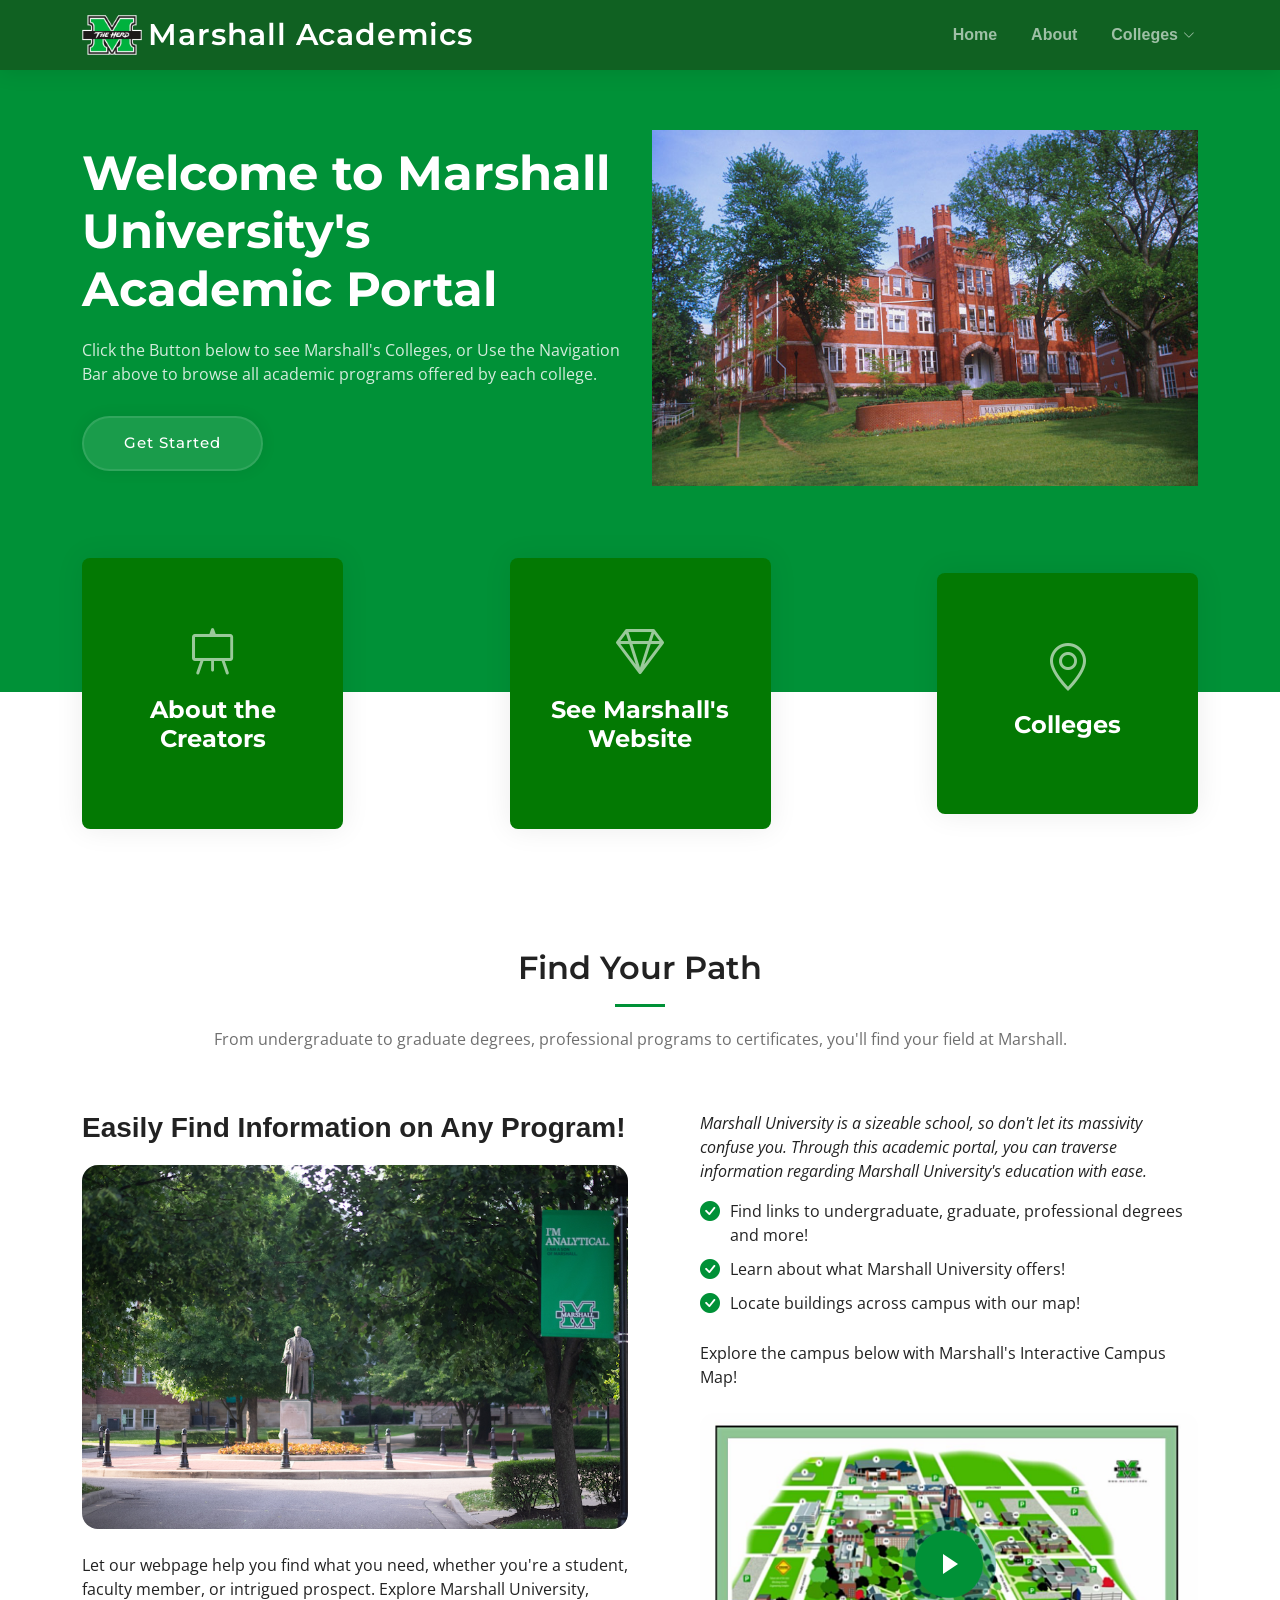
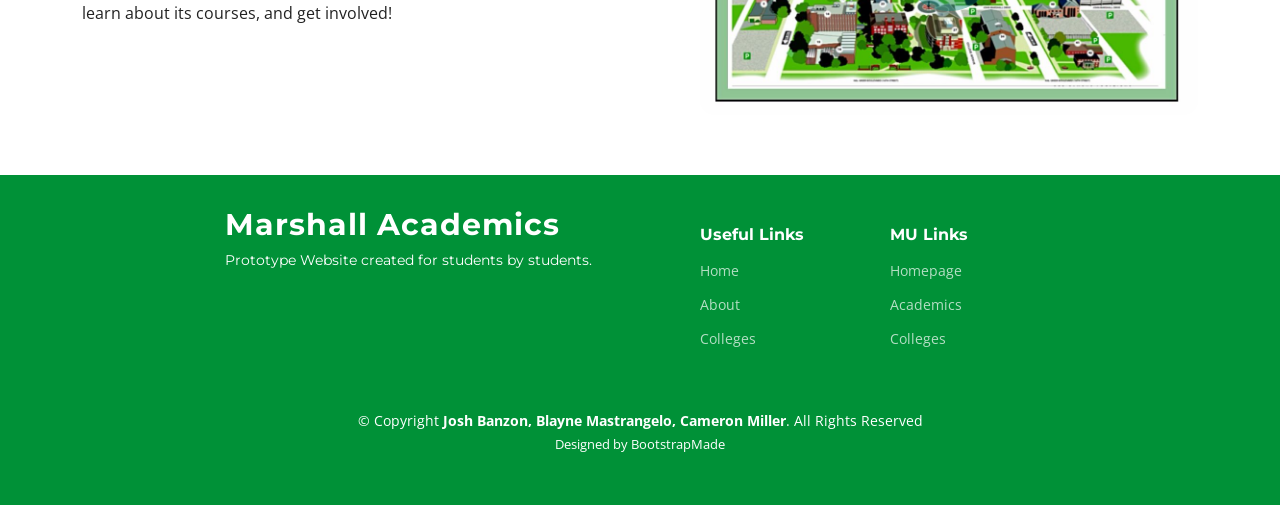
<file: docs/index.html>
<!DOCTYPE html>
<html lang="en">

<head>
  <meta charset="utf-8">
  <meta content="width=device-width, initial-scale=1.0" name="viewport">

  <title>Marshall Academics</title>
  <meta content="" name="description">
  <meta content="" name="keywords">

  <!-- Favicons -->
  <link href="img\marshalllogo.png" rel="icon">
  <link href="assets/img/apple-touch-icon.png" rel="apple-touch-icon">

  <!-- Google Fonts -->
  <link rel="preconnect" href="https://fonts.googleapis.com">
  <link rel="preconnect" href="https://fonts.gstatic.com" crossorigin>
  <link href="https://fonts.googleapis.com/css2?family=Open+Sans:ital,wght@0,300;0,400;0,500;0,600;0,700;1,300;1,400;1,600;1,700&family=Montserrat:ital,wght@0,300;0,400;0,500;0,600;0,700;1,300;1,400;1,500;1,600;1,700&family=Raleway:ital,wght@0,300;0,400;0,500;0,600;0,700;1,300;1,400;1,500;1,600;1,700&display=swap" rel="stylesheet">

  <!-- Vendor CSS Files -->
  <link href="assets/vendor/bootstrap/css/bootstrap.min.css" rel="stylesheet">
  <link href="assets/vendor/bootstrap-icons/bootstrap-icons.css" rel="stylesheet">
  <link href="assets/vendor/aos/aos.css" rel="stylesheet">
  <link href="assets/vendor/glightbox/css/glightbox.min.css" rel="stylesheet">
  <link href="assets/vendor/swiper/swiper-bundle.min.css" rel="stylesheet">

  <!-- Template Main CSS File -->
  <link href="assets/css/main.css" rel="stylesheet">

  <!-- =======================================================
  * Template Name: Impact
  * Template URL: https://bootstrapmade.com/impact-bootstrap-business-website-template/
  * Updated: Apr 4 2024 with Bootstrap v5.3.3
  * Author: BootstrapMade.com
  * License: https://bootstrapmade.com/license/
  ======================================================== -->
</head>

<body>

  <!-- ======= Header ======= -->
  <header id="header" class="header d-flex align-items-center">

    <div class="container-fluid container-xl d-flex align-items-center justify-content-between">
      <a href="index.html" class="logo d-flex align-items-center">
        <img src="img\logo.png" alt="marshall logo">
        <h1>Marshall Academics</h1>
      </a>
      <nav id="navbar" class="navbar">
        <ul>
          <li><a href="index.html">Home</a></li>
          <li><a href="about.html">About</a></li>
          <li class="dropdown"><a href="colleges.html"><span>Colleges</span> <i class="bi bi-chevron-down dropdown-indicator"></i></a>
            <ul>
              <li class="dropdown"><a href="#"><span>College of Arts and Media</span> <i class="bi bi-chevron-down dropdown-indicator"></i></a>
                <ul>
                  <li class="dropdown"><a href="#"><span>School of Art and Design</span> <i class="bi bi-chevron-down dropdown-indicator"></i></a>
                    <ul>
                      <li><a href="https://www.marshall.edu/art/art-education/">Art Education</a></li>
                      <li><a href="https://www.marshall.edu/art/art-history/">Art History</a></li>
                      <li><a href="https://www.marshall.edu/art/ceramics/">Ceramics</a></li>
                      <li><a href="https://www.marshall.edu/art/fibers/">Fibers</a></li>
                      <li><a href="https://www.marshall.edu/art/filmmaking/">Foundations</a></li>
                      <li><a href="https://www.marshall.edu/art/graphic-design/">Graphic Design</a></li>
                      <li><a href="https://www.marshall.edu/art/painting/">Painting</a></li>
                      <li><a href="https://www.marshall.edu/art/photography/">Photography</a></li>
                      <li><a href="https://www.marshall.edu/art/printmaking/">Printmaking</a></li>
                      <li><a href="https://www.marshall.edu/art/sculpture/">Sculpture</a></li>
                      <li><a href="https://www.marshall.edu/art/studio-art/">Studio Art</a></li>
                      <li><a href="https://www.marshall.edu/cam/video/">Video Production</a></li>
                      <li><a href="https://www.marshall.edu/art/visual-art-and-design/">Visual Art and Design</a></li>
                    </ul>
                  </li>
                  <li class="dropdown"><a href="#"><span>School of Music</span> <i class="bi bi-chevron-down dropdown-indicator"></i></a>
                    <ul>
                      <li><a href="https://www.marshall.edu/music/music-degree-programs/music-education/">Music Education</a></li>
                      <li><a href="https://www.marshall.edu/music/music-degree-programs/ba-music-studies/">Music Studies</a></li>
                      <li><a href="https://www.marshall.edu/music/music-degree-programs/music-performance/">Music Performance</a></li>
                      <li><a href="https://www.marshall.edu/music/music-degree-programs/theory-and-composition/">Theory and Composition</a></li>
                      <li><a href="https://www.marshall.edu/cam/musical-theatre/">Musical Theater</a></li>
                      <li><a href="https://www.marshall.edu/music/music-degree-programs/bfa-jazz-studies/">Jazz Studies</a></li>
                    </ul>
                  </li>
                  <li class="dropdown"><a href="#"><span>School of Journalism and Mass Communicatons</span> <i class="bi bi-chevron-down dropdown-indicator"></i></a>
                    <ul>
                      <li><a href="https://www.marshall.edu/jmc/advertising-public-relations-major/">Advertising and Public Relations</a></li>
                      <li><a href="https://www.marshall.edu/jmc/journalism-major/">Journalism</a></li>
                      <li><a href="https://www.marshall.edu/jmc/media-studies-production-major/">Media Studies and Production</a></li>
                    </ul>
                  </li>
                  <li class="dropdown"><a href="#"><span>School of Theatre</span> <i class="bi bi-chevron-down dropdown-indicator"></i></a>
                    <ul>
                      <li><a href="https://www.marshall.edu/theatre/academic-program/performance-emphasis/">Performance Emphasis Area</a></li>
                      <li><a href="https://www.marshall.edu/theatre/academic-program/production-emphasis-area/">Production Emphasis Area</a></li>
                      <li><a href="https://www.marshall.edu/cam/musical-theatre/">Musical Theater Program</a></li>
                      <li><a href="https://www.marshall.edu/theatre/academic-program/theatre-minor/">Theater Minor</a></li>
                      <li><a href="https://www.marshall.edu/theatre/academic-program/dance-minor/">Dance Minor</a></li>
                      <li><a href="https://www.marshall.edu/theatre/academic-program/theatre-residency/">Professional Theater Residency</a></li>
                    </ul>
                  </li>
                </ul>
              </li>

              <li class="dropdown"><a href="#"><span>Lewis College of Business</span> <i class="bi bi-chevron-down dropdown-indicator"></i></a>
                <ul>
                  <li class="dropdown"><a href="#"><span>Undergraduate</span> <i class="bi bi-chevron-down dropdown-indicator"></i></a>
                    <ul>
                      <li><a href="https://www.marshall.edu/cob/undergraduate/accounting/">Accounting</a></li>
                      <li><a href="https://www.marshall.edu/cob/undergraduate/aviation-management/">Aviation Managment</a></li>
                      <li><a href="https://www.marshall.edu/cob/undergraduate/economics/">Economics</a></li>
                      <li><a href="https://www.marshall.edu/cob/undergraduate/entrepreneurship/">Entrepreneurship</a></li>
                      <li><a href="https://www.marshall.edu/cob/undergraduate/finance/">Finance</a></li>
                      <li><a href="https://www.marshall.edu/cob/undergraduate/health-care-management/">Health Care Managment</a></li>
                      <li><a href="https://www.marshall.edu/cob/undergraduate/international-business/">International Business</a></li>
                      <li><a href="https://www.marshall.edu/cob/undergraduate/management/">Management</a></li>
                      <li><a href="https://www.marshall.edu/cob/undergraduate/management-information-systems/">Management Information Systems</a></li>
                      <li><a href="https://www.marshall.edu/cob/undergraduate/marketing/">Marketing</a></li>
                      <li><a href="https://www.marshall.edu/cob/undergraduate/online-ba-in-general-business/">Online BA in General Buisness</a></li>
                      <li><a href="https://www.marshall.edu/cob/undergraduate/sports-business/">Sports Business</a></li>
                      <li><a href="https://www.marshall.edu/cob/undergraduate/sustainability-management-and-technology/">Sustainability Managment and Technology</a></li>
                    </ul>
                  </li>
                  <li><a href="https://www.marshall.edu/cob/undergraduate/minors-areas-of-emphasis/">Minors</a></li>
                  <li class="dropdown"><a href="#"><span>Master's Programs</span> <i class="bi bi-chevron-down dropdown-indicator"></i></a>
                    <ul>
                      <li><a href="https://www.marshall.edu/cob/graduate/master-of-business-administration/">Masters of Business Administration</a></li>
                      <li><a href="https://www.marshall.edu/cob/graduate/accountancy/">Masters of Science in Accountancy</a></li>
                      <li><a href="https://www.marshall.edu/cob/graduate/health-informatics/">Masters of Science in Health Informatics</a></li>
                      <li><a href="https://www.marshall.edu/cob/graduate/health-care-administration/">Masters of Science in Health Care Administration</a></li>
                      <li><a href="https://www.marshall.edu/cob/graduate/human-resource-management/">Masters of Science in Human Resource Management</a></li>
                      <li><a href="https://www.marshall.edu/cob/graduate/m-s-in-information-systems/">Masters of Science in Information Systems</a></li>
                      <li><a href="https://www.marshall.edu/cob/graduate/master-of-science-in-sport-administration/">Masters of Science in Sport Administration</a></li>
                    </ul>
                  </li>
                  <li class="dropdown"><a href="#"><span>Graduate Certificates</span> <i class="bi bi-chevron-down dropdown-indicator"></i></a>
                    <ul>
                      <li><a href="https://www.marshall.edu/cob/graduate/certificate-in-technology-management/">Certificate in Technology Management</a></li>
                      <li><a href="https://www.marshall.edu/cob/graduate/health-informatics/data-analytics-certificate/">Data Analytics in Health Care Certificate</a></li>
                    </ul>
                  </li>
                  <li class="dropdown"><a href="#"><span>Doctorate Programs</span> <i class="bi bi-chevron-down dropdown-indicator"></i></a>
                    <ul>
                      <li><a href="https://www.marshall.edu/cob/graduate/doctor-of-business-administration/">Doctor of Buisness Administration</a></li>
                      <li><a href="https://www.marshall.edu/pharmacy/academic-partnerships/pharmdmba-program/">Doctor of Pharmacy/MBA Joint Program</a></li>
                    </ul>
                  </li>
                </ul>
              </li>

              <li class="dropdown"><a href="#"><span>College of Education and Professional Development</span> <i class="bi bi-chevron-down dropdown-indicator"></i></a>
                <ul>
                  <li class="dropdown"><a href="#"><span>Undergraduate</span> <i class="bi bi-chevron-down dropdown-indicator"></i></a>
                    <ul>
                      <li><a href="https://www.marshall.edu/academics/programs/early-childhood-education-ba/">Early Childhood Education</a></li>
                      <li><a href="https://www.marshall.edu/academics/programs/elementary-education-ba/">Elementary Education</a></li>
                      <li><a href="https://www.marshall.edu/academics/programs/secondary-education-ba/">Secondary Education</a></li>
                    </ul>
                  </li>
                  <li class="dropdown"><a href="#"><span>Graduate</span> <i class="bi bi-chevron-down dropdown-indicator"></i></a>
                    <ul>
                      <li><a href="https://www.marshall.edu/academics/programs/elementary-education-ba/">Adult and Continuing Education, M.S.</a></li>
                      <li><a href="https://www.marshall.edu/online/programs/clinical-mental-health-counseling-m-a/">Counseling, M.A.</a></li>
                      <li><a href="https://www.marshall.edu/online/programs/curriculum-and-instruction-ed-d/">Curriculum and Instruction, Ed.D./Ed.S.</a></li>
                      <li><a href="https://www.marshall.edu/academics/programs/leadership-studies-edd/">Leadership Studies, Ed.D./M.A.</a></li>
                      <li><a href="https://www.marshall.edu/academics/programs/literacy-education-ma/">Literacy Education, M.A.</a></li>
                      <li><a href="https://www.marshall.edu/coepd/graduate/school-psychology/">School Psychology, Ed.S.</a></li>
                      <li><a href="https://www.marshall.edu/academics/programs/special-education-ma/">Special Education, M.A.</a></li>
                      <li><a href="https://www.marshall.edu/academics/programs/teaching-mat/">Teaching, M.A.T.</a></li>
                    </ul>
                  </li>
                  <li class="dropdown"><a href="#"><span>Graduate Certificates</span> <i class="bi bi-chevron-down dropdown-indicator"></i></a>
                    <ul>
                      <li><a href="https://www.marshall.edu/coepd/altcert/">Alternate Certification</a></li>
                      <li><a href="https://www.marshall.edu/online/programs/early-childhood-education-graduate-certificate/">Early Childhood Education</a></li>
                      <li><a href="https://www.marshall.edu/online/programs/elementary-math-specialist-graduate-certificate/">Elementary Math Specialist</a></li>
                      <li><a href="https://www.marshall.edu/online/programs/instructional-technology-and-learning-graduate-certificate/">Instructional Technology and Learning</a></li>
                      <li><a href="https://www.marshall.edu/literacy-education/">Literacy Education</a></li>
                      <li><a href="https://www.marshall.edu/online/programs/mathematics-through-algebra-i-graduate-certificate/">Mathematics Through Algebra 1</a></li>
                      <li><a href="https://www.marshall.edu/library/slm/">School Library Media Specialist</a></li>
                      <li><a href="https://www.marshall.edu/coepd/lspost/">School Principalship</a></li>
                      <li><a href="https://www.marshall.edu/coepd/graduate/ls/">Social Service and Attendance</a></li>
                      <li><a href="https://www.marshall.edu/online/programs/teaching-english-as-a-second-language-graduate-certificate/">Teaching English as a Second Language</a></li>
                      <li><a href="https://www.marshall.edu/coepd/counseling/">Violence, Loss, and Trauma Counseling</a></li>
                    </ul>
                  </li>
                </ul>
              </li>

              <li class="dropdown"><a href="#"><span>College of Engineering and Computer Sciences</span> <i class="bi bi-chevron-down dropdown-indicator"></i></a>
                <ul>
                  <li class="dropdown"><a href="#"><span>Department of Computer Sciences and Electrical Engineering</span> <i class="bi bi-chevron-down dropdown-indicator"></i></a>
                    <ul>
                      <li class="dropdown"><a href="#"><span>Undergraduate</span> <i class="bi bi-chevron-down dropdown-indicator"></i></a>
                        <ul>
                          <li><a href="https://www.marshall.edu/cecs/computer-science/">B.S. in Computer Science</a></li>
                          <li><a href="https://www.marshall.edu/cecs/b-s-in-computer-and-information-security/">B.S. in Computer and Information Security</a></li>
                          <li><a href="https://www.marshall.edu/cecs/bs-electrical-and-computer-engineering/">B.S. in Electrical and Computer Engineering</a></li>
                          <li><a href="https://www.marshall.edu/cit/">Computer Information Technology</a></li>
                          <li><a href="https://www.marshall.edu/cecs/amd-in-csee/">Accelerated Master's Degree (AMD) in Computer Science</a></li>
    
                        </ul>
                      </li>
                      <li class="dropdown"><a href="#"><span>Graduate</span> <i class="bi bi-chevron-down dropdown-indicator"></i></a>
                        <ul>
                          <li><a href="https://www.marshall.edu/cecs/mscs/">M.S. in Computer Science</a></li>
                          <li><a href="https://www.marshall.edu/cecs/m-s-in-cybersecurity/">M.S. in Cybersecurity</a></li>
                          <li><a href="https://www.marshall.edu/cecs/data-science-m-s/">M.S. in Data Science</a></li>
                          <li><a href="https://www.marshall.edu/cecs/ms-electrical-and-computer-engineering/">M.S. in Electrical and Computer Engineering</a></li>
    
                        </ul>
                      </li>
                    </ul>
                  </li>
                  <li class="dropdown"><a href="#"><span>Weisberg Department of Mechanical and Industrial Engineering</span> <i class="bi bi-chevron-down dropdown-indicator"></i></a>
                    <ul>
                      <li class="dropdown"><a href="#"><span>Undergraduate</span> <i class="bi bi-chevron-down dropdown-indicator"></i></a>
                        <ul>
                          <li><a href="https://www.marshall.edu/cecs/safety-technology/">B.S. in Occupational Safety and Health</a></li>
                          <li><a href="https://www.marshall.edu/cecs/mechanical-industrial-engineering/bs-mechanical-engineering/">B.S. in Mechanical Engineering</a></li>
                          <li><a href="https://www.marshall.edu/cecs/amd-in-me/">Accelerated Master's Degree (AMD) in Mechanical Engineering</a></li>
                        </ul>
                      </li>
                      <li class="dropdown"><a href="#"><span>Graduate</span> <i class="bi bi-chevron-down dropdown-indicator"></i></a>
                        <ul>
                          <li><a href="https://www.marshall.edu/cecs/environmental-science/">M.S. in Environmental Science</a></li>
                          <li><a href="https://www.marshall.edu/cecs/safety-technology-graduate-degree-program/">M.S. in Safety</a></li>
                          <li><a href="https://www.marshall.edu/cecs/mechanical-industrial-engineering/ms-mechanical-engineering/">M.S. in Mechanical Engineering</a></li>
                        </ul>
                      </li>
                    </ul>
                  </li>
                  <li class="dropdown"><a href="#"><span>Department of Civil Engineering</span> <i class="bi bi-chevron-down dropdown-indicator"></i></a>
                    <ul>
                      <li class="dropdown"><a href="#"><span>Undergraduate</span> <i class="bi bi-chevron-down dropdown-indicator"></i></a>
                        <ul>
                          <li><a href="https://www.marshall.edu/cecs/b-s-in-civil-engineering/">B.S. in Civil Engineering</a></li>
                          <li><a href="https://www.marshall.edu/cecs/amd-in-civil-and-environmental-engineering/">Accelerated Masters Degree (AMD) in Civil and Environmental Engineering</a></li>
                          <li><a href="https://www.marshall.edu/cecs/amd-in-engineering-management/">Accelerated Masters Degree (AMD) in Engineering Management</a></li>
                        </ul>
                      </li>
                      <li class="dropdown"><a href="#"><span>Graduate</span> <i class="bi bi-chevron-down dropdown-indicator"></i></a>
                        <ul>
                          <li><a href="https://www.marshall.edu/cecs/civil-engineering/ms-in-engineering/#EM">M.S. in Engineering Management</a></li>
                          <li><a href="https://www.marshall.edu/cecs/civil-engineering/ms-in-engineering/#CEE">M.S. in Civil and Environmental Engineering</a></li>
                        </ul>
                      </li>
                    </ul>
                  </li>
                  <li class="dropdown"><a href="#"><span>Department of Biomedical Engineering</span> <i class="bi bi-chevron-down dropdown-indicator"></i></a>
                    <ul>
                      <li class="dropdown"><a href="#"><span>Undergraduate</span> <i class="bi bi-chevron-down dropdown-indicator"></i></a>
                        <ul>
                          <li><a href="https://www.marshall.edu/cecs/biomedical-engineering/biomedical-engineering-bs/">B.S. in Biomedical Engineering</a></li>
                        </ul>
                      </li>
                    </ul>
                  </li>
                </ul>
              </li>

              <li class="dropdown"><a href="#"><span>College of Health Professions</span> <i class="bi bi-chevron-down dropdown-indicator"></i></a>
                <ul>
                  <li class="dropdown"><a href="#"><span>Undergraduate</span> <i class="bi bi-chevron-down dropdown-indicator"></i></a>
                    <ul>
                      <li><a href="https://www.marshall.edu/academics/programs/athletic-training-bsms/">Athletic Training</a></li>
                      <li><a href="https://www.marshall.edu/academics/programs/biomechanics-bs/">Biomechanics</a></li>
                      <li><a href="https://www.marshall.edu/academics/programs/communication-disorders-bs/">Communication Disorders</a></li>
                      <li><a href="https://www.marshall.edu/academics/programs/dietetics-bs/">Dietetics</a></li>
                      <li><a href="https://www.marshall.edu/academics/programs/exercise-science-bs/">Exercise Science</a></li>
                      <li><a href="https://www.marshall.edu/academics/programs/health-sciences-bs/">Health Sciences</a></li>
                      <li><a href="https://www.st-marys.org/careers-and-education/school-of-medical-imaging/">Medical Imaging</a></li>
                      <li><a href="https://www.marshall.edu/online/programs/medical-laboratory-science-b-s/">Medical Laboratory Science</a></li>
                      <li><a href="https://www.marshall.edu/academics/programs/medical-laboratory-technology-aas/">Medical Laboratory Technology</a></li>
                      <li><a href="https://www.st-marys.org/careers-and-education/school-of-nursing/">Nursing, A.S.N.	Associate of Science</a></li>
                      <li><a href="https://www.marshall.edu/academics/programs/nursing-b-a-b-s-to-b-s-n/">Nursing, B.A./B.S. to B.S.N.</a></li>
                      <li><a href="https://www.marshall.edu/academics/programs/nursing-bsn/">Nursing, B.S.N.	Bachelor of Science</a></li>
                      <li><a href="https://www.marshall.edu/online/programs/nursing-b-s-n/">R.N. to B.S.N Online Program</a></li>
                      <li><a href="https://www.st-marys.org/careers-and-education/school-of-respiratory-care/">Respiratory Care</a></li>
                      <li><a href="https://www.marshall.edu/academics/programs/social-work-bsw/">Social Work</a></li>
                    </ul>
                  </li>
                  <li class="dropdown"><a href="#"><span>Graduate</span> <i class="bi bi-chevron-down dropdown-indicator"></i></a>
                    <ul>
                      <li><a href="https://www.marshall.edu/academics/programs/athletic-training-m-s/">Athletic Training, M.S</a></li>
                      <li><a href="https://www.marshall.edu/academics/programs/biomechanics-m-s/">Biomechanics, M.S.</a></li>
                      <li><a href="https://www.marshall.edu/academics/programs/communication-disorders-ms/">Communication Disorders, M.S.</a></li>
                      <li><a href="https://www.marshall.edu/academics/programs/dietetics-ms/">Dietetics, M.S.</a></li>
                      <li><a href="https://www.marshall.edu/academics/programs/exercise-science-m-s/">Exercise Science, M.S.</a></li>
                      <li><a href="https://www.marshall.edu/online/programs/nursing-practice-d-n-p/">Nursing Practice, D.N.P.</a></li>
                      <li><a href="https://www.marshall.edu/academics/programs/nursing-msn/">Nursing, M.S.N.	Master of Science</a></li>
                      <li><a href="https://www.marshall.edu/academics/programs/physical-therapy-dpt/">Physical Therapy, D.P.T.</a></li>
                      <li><a href="https://www.marshall.edu/academics/programs/public-health-mph/">Public Health, M.P.H.</a></li>
                      <li><a href="https://www.marshall.edu/academics/programs/social-work-msw/">Social Work, M.S.W.</a></li>
                    </ul>
                  </li>
                  <li class="dropdown"><a href="#"><span>Graduate Certificate</span> <i class="bi bi-chevron-down dropdown-indicator"></i></a>
                    <ul>
                      <li><a href="https://www.marshall.edu/social-work/msw-school-social-work-certificate/">Certified School Social Work Specialist</a></li>
                      <li><a href="https://www.marshall.edu/nursing/">Family Nurse Practitioner</a></li>
                      <li><a href="https://www.marshall.edu/nursing/https://www.marshall.edu/nursing/">Nurse Administration</a></li>
                      <li><a href="https://www.marshall.edu/nursing/degrees/certificates/">Nursing Education</a></li>
                    </ul>
                  </li>
                  <li class="dropdown"><a href="#"><span>Professional</span> <i class="bi bi-chevron-down dropdown-indicator"></i></a>
                    <ul>
                      <li><a href="https://www.marshall.edu/online/programs/nursing-practice-d-n-p/">Nursing Practice, D.N.P.</a></li>
                      <li><a href="https://www.marshall.edu/academics/programs/physical-therapy-dpt/">Physical Therapy, D.P.T.</a></li>
                    </ul>
                  </li>
                </ul>
              </li>

              <li class="dropdown"><a href="#"><span>College of Liberal Arts</span> <i class="bi bi-chevron-down dropdown-indicator"></i></a>
                <ul>
                  <li class="dropdown"><a href="#"><span>Undergraduate</span> <i class="bi bi-chevron-down dropdown-indicator"></i></a>
                    <ul>
                      <li><a href="https://www.marshall.edu/academics/programs/anthropology-ba/">Anthropology</a></li>
                      <li><a href="https://www.marshall.edu/academics/programs/communication-studies-ba/">Communication Studies</a></li>
                      <li><a href="https://www.marshall.edu/academics/programs/creative-writing-ba/">Creative Writing</a></li>
                      <li><a href="https://www.marshall.edu/academics/programs/english-ba/">English</a></li>
                      <li><a href="https://www.marshall.edu/academics/programs/french-ba/">French</a></li>
                      <li><a href="https://www.marshall.edu/academics/programs/geography-ba/">Geography, B.A.</a></li>
                      <li><a href="https://www.marshall.edu/academics/programs/geography-bs/">Geography, B.S.</a></li>
                      <li><a href="https://www.marshall.edu/academics/programs/history-ba/">History</a></li>
                      <li><a href="https://www.marshall.edu/academics/programs/humanities-ba/">Humanities</a></li>
                      <li><a href="https://www.marshall.edu/academics/programs/international-affairs-ba/">International Affairs</a></li>
                      <li><a href="https://www.marshall.edu/academics/programs/japanese-ba/">Japanese</a></li>
                      <li><a href="https://www.marshall.edu/academics/programs/latin-ba/">Latin</a></li>
                      <li><a href="https://www.marshall.edu/academics/programs/literary-studies-ba/">Literary Studies</a></li>
                      <li><a href="https://www.marshall.edu/academics/programs/political-science-ba/">Political Science</a></li>
                      <li><a href="https://www.marshall.edu/spc/pre-law/">Pre-Law</a></li>
                      <li><a href="https://www.marshall.edu/academics/programs/professional-writing-ba/">Professional Writing</a></li>
                      <li><a href="https://www.marshall.edu/academics/programs/psychology-ba/">Psychology, B.A.</a></li>
                      <li><a href="https://www.marshall.edu/academics/programs/psychology-b-s/">Psychology, B.S.</a></li>
                      <li><a href="https://www.marshall.edu/academics/programs/sociology-ba/">Sociology, B.A.</a></li>
                      <li><a href="https://www.marshall.edu/academics/programs/spanish-ba/">Spanish, B.A.</a></li>
                    </ul>
                  </li>
                  <li class="dropdown"><a href="#"><span>Graduate</span> <i class="bi bi-chevron-down dropdown-indicator"></i></a>
                    <ul>
                      <li><a href="https://www.marshall.edu/academics/programs/clinical-psychology-psyd/">Clinical Psychology, Psy.D</a></li>
                      <li><a href="https://www.marshall.edu/academics/programs/communication-studies-ma/">Communication Studies, M.A.</a></li>
                      <li><a href="https://www.marshall.edu/academics/programs/english-ma/">English, M.A.</a></li>
                      <li><a href="https://www.marshall.edu/geography/degrees/masters-degree-in-geography/">Geography, M.A.</a></li>
                      <li><a href="https://www.marshall.edu/geography/degrees/masters-degree-in-geography/">Geography, M.S.</a></li>
                      <li><a href="https://www.marshall.edu/academics/programs/history-ma/">History, M.A.</a></li>
                      <li><a href="https://www.marshall.edu/academics/programs/humanities-ma/">Humanities, M.A.</a></li>
                      <li><a href="https://www.marshall.edu/academics/programs/psychology-ma/">Psychology, M.A.</a></li>
                      <li><a href="https://www.marshall.edu/academics/programs/public-administration-mpa/">Public Administration, M.P.A.</a></li>
                      <li><a href="https://www.marshall.edu/academics/programs/sociology-ma/">Sociology, M.A.</a></li>
                    </ul>
                  </li>
                  <li class="dropdown"><a href="#"><span>Graduate Certificate</span> <i class="bi bi-chevron-down dropdown-indicator"></i></a>
                    <ul>
                      <li><a href="https://www.marshall.edu/graduatehumanities/degree-and-certificate-programs/appalachian-studies-certificate/">Appalachian Studies</a></li>
                      <li><a href="https://www.marshall.edu/psych/programs/certificate-programs/">Behavioral Statistics</a></li>
                      <li><a href="https://www.marshall.edu/psych/">Clinical Psychology</a></li>
                      <li><a href="https://www.marshall.edu/academics/programs/human-geography-graduate-certificate/">Human Geography</a></li>
                      <li><a href="https://www.marshall.edu/humanities/classics/">Latin</a></li>
                      <li><a href="https://www.marshall.edu/mpa/program-description/nonprofitcertificate/">Non-Profit Management</a></li>
                      <li><a href="https://www.marshall.edu/history/">Public History</a></li>
                      <li><a href="https://www.marshall.edu/womenstu/grad-students/graduate-student-info/">Women's Studies</a></li>
                    </ul>
                  </li>
                </ul>
              </li>

              <li class="dropdown"><a href="#"><span>College of Science</span> <i class="bi bi-chevron-down dropdown-indicator"></i></a>
                <ul>
                  <li class="dropdown"><a href="#"><span>Undergraduate</span> <i class="bi bi-chevron-down dropdown-indicator"></i></a>
                    <ul>
                      <li><a href="https://www.marshall.edu/chemistry/degrees/undergraduate/">Biochemistry, B.S.</a></li>
                      <li><a href="https://www.marshall.edu/biology/undergrad/">Biological Sciences, B.S.</a></li>
                      <li><a href="https://www.marshall.edu/chemistry/degrees/undergraduate/">Chemical Sciences, B.S.</a></li>
                      <li><a href="https://www.marshall.edu/chemistry/degrees/undergraduate/">Chemistry (ACS Certified), B.S.</a></li>
                      <li><a href="https://www.marshall.edu/criminal-justice/degrees/undergraduate/">Criminal Justice, B.A.</a></li>
                      <li><a href="https://www.marshall.edu/cfs/cfs-undergraduate/">Cyber Forensics & Security, B.S.</a></li>
                      <li><a href="https://www.marshall.edu/chemistry/degrees/undergraduate/">Environmental Chemistry, B.S.</a></li>
                      <li><a href="https://www.marshall.edu/nre/environmental-science/">Environmental Science, B.S.</a></li>
                      <li><a href="https://www.marshall.edu/chemistry/degrees/undergraduate/">Forensic Chemistry, B.S.</a></li>
                      <li><a href="https://www.marshall.edu/geology/degrees/">Geology, B.S.</a></li>
                      <li><a href="https://www.marshall.edu/academics/programs/mathematics-bs/">Mathematics, B.S.</a></li>
                      <li><a href="https://www.marshall.edu/nre/natural-resources-and-recreation-management/">Natural Resources & Recreation Management, B.S.</a></li>
                      <li><a href="https://www.marshall.edu/physics/degrees/bachelor-of-science/">Physics, B.S.</a></li>
                      <li><a href="https://www.marshall.edu/nre/specialty-agriculture/">Specialty Agriculture, B.S.</a></li>
                      <li><a href="https://www.marshall.edu/academics/programs/statistics-bs/">Statistics, B.S.</a></li>

                    </ul>
                  </li>
                  <li class="dropdown"><a href="#"><span>Graduate</span> <i class="bi bi-chevron-down dropdown-indicator"></i></a>
                    <ul>
                      <li> <a href="https://www.marshall.edu/biology/amd/">Accelerated Biological Sciences, M.S./M.A.</a></li>
                      <li><a href="https://www.marshall.edu/criminal-justice/degrees/graduate-agd/">Accelerated Criminal Justice, M.S.</a></li>
                      <li><a href="https://www.marshall.edu/biology/graduate/">Biological Sciences, M.A.</a></li>
                      <li><a href="https://www.marshall.edu/biology/graduate/">Biological Sciences, M.S.</a></li>
                      <li><a href="https://www.marshall.edu/chemistry/degrees/graduate/">Chemistry, M.S.</a></li>
                      <li><a href="https://www.marshall.edu/criminal-justice/degrees/graduate/">Criminal Justice, M.S.</a></li>
                      <li><a href="https://www.marshall.edu/cfs/cfs-graduate/">Cyber Forensics & Security, M.S.</a></li>
                      <li><a href="https://www.marshall.edu/forensics/digital-certificate">Digital Forensics, Grad Certificate</a></li>
                      <li><a href="https://www.marshall.edu/forensics/program-overview">Forensic Science, M.S.</a></li>
                      <li><a href="https://www.marshall.edu/academics/programs/mathematics-ma/">Mathematics, M.A.</a></li>
                      <li><a href="https://www.marshall.edu/nre/natural-resources-and-recreation-management/">Natural Resources & the Environment, M.S.</a></li>
                      <li><a href="https://www.marshall.edu/physics/degrees/master-of-science/">Physical and Applied Science, M.S.</a></li>
                      <li><a href="https://www.marshall.edu/physics/physics-m-s-gs80/">Physics, M.S.</a></li>

                    </ul>
                  </li>
                  <li class="dropdown"><a href="#"><span>Minors</span> <i class="bi bi-chevron-down dropdown-indicator"></i></a>
                    <ul>
                      <li><a href="https://www.marshall.edu/cos/preprof/minor/">Pre-Professional Health Care Studies, Interdisciplinary</a></li>
                    </ul>
                  </li>
                </ul>
              </li>

              <li class="dropdown"><a href="#"><span>School of Pharmacy</span> <i class="bi bi-chevron-down dropdown-indicator"></i></a>
                <ul>
                  <li><a href="https://www.marshall.edu/pharmacy/join-our-program/">Pharm.D. Program</a></li>
                  <li class="dropdown"><a href="#"><span>Undergraduate</span> <i class="bi bi-chevron-down dropdown-indicator"></i></a>
                    <ul>
                      <li><a href="https://www.marshall.edu/pharmacy/bs-pharmaceutical-sciences/">Pharmaceutical Sciences (BSPS)</a></li>
                    </ul>
                  </li>
                  <li class="dropdown"><a href="#"><span>Graduate</span> <i class="bi bi-chevron-down dropdown-indicator"></i></a>
                    <ul>
                      <li><a href="https://www.marshall.edu/pharmacy/msps/">Pharmaceutical Sciences (MSPS)</a></li>
                    </ul>
                  </li>
                </ul>
              </li>

              <li class="dropdown"><a href="#"><span>Joan C. Edwards School of Medicine </span> <i class="bi bi-chevron-down dropdown-indicator"></i></a>
                <ul>
                  <li class="dropdown"><a href="#"><span>Residency Programs</span> <i class="bi bi-chevron-down dropdown-indicator"></i></a>
                    <ul>
                      <li><a href="https://jcesom.marshall.edu/residents-fellows/programs/family-medicine/">Family Medicine</a></li>
                      <li><a href="https://jcesom.marshall.edu/residents-fellows/programs/dental/">Dental</a></li>
                      <li><a href="https://jcesom.marshall.edu/residents-fellows/programs/surgery/">General Surgery</a></li>
                      <li><a href="https://jcesom.marshall.edu/residents-fellows/programs/internal-medicine/">Internal Medicine</a></li>
                      <li><a href="https://jcesom.marshall.edu/residents-fellows/programs/med-peds/">Medicine-Pediatrics</a></li>
                      <li><a href="https://jcesom.marshall.edu/residents-fellows/programs/neurology/">Neurology</a></li>
                      <li><a href="https://jcesom.marshall.edu/residents-fellows/programs/orthopaedics/">Obstetrics-Gynecology</a></li>
                      <li><a href="https://jcesom.marshall.edu/residents-fellows/programs/orthopaedics/">Orthopaedic Surgery</a></li>
                      <li><a href="https://jcesom.marshall.edu/residents-fellows/programs/pediatrics/">Pediatrics</a></li>
                      <li><a href="https://jcesom.marshall.edu/residents-fellows/programs/psychiatry/">Psychiatry</a></li>
                    </ul>
                  </li>
                  <li class="dropdown"><a href="#"><span>Fellowship Programs</span> <i class="bi bi-chevron-down dropdown-indicator"></i></a>
                    <ul>
                      <li><a href="https://jcesom.marshall.edu/residents-fellows/programs/addiction-medicine-fellowship/">Addiction Medicine</a></li>
                      <li><a href="https://jcesom.marshall.edu/residents-fellows/programs/cardiology/">Cardiology</a></li>
                      <li><a href="https://jcesom.marshall.edu/residents-fellows/programs/child-adolescent-psychiatry/">Child & Adolescent Psychiatry</a></li>
                      <li><a href="https://jcesom.marshall.edu/residents-fellows/programs/endocrinology/">Endocrinology</a></li>
                      <li><a href="https://jcesom.marshall.edu/residents-fellows/programs/gastroenterology-fellowship/">Gastroenterology</a></li>
                      <li><a href="https://jcesom.marshall.edu/residents-fellows/programs/geriatric-medicine-fellowship/">Geriatric Medicine</a></li>
                      <li><a href="https://jcesom.marshall.edu/residents-fellows/programs/geriatric-psychiatry/">Geriatric Psychiatry</a></li>
                      <li><a href="https://jcesom.marshall.edu/residents-fellows/programs/hematology-oncology/">Hematology-Oncology</a></li>
                      <li><a href="https://jcesom.marshall.edu/residents-fellows/programs/interventional-cardiology/">Interventional Cardiology</a></li>
                      <li><a href="https://jcesom.marshall.edu/residents-fellows/programs/neonatal-perinatal-medicine-fellowship/">Neonatal-Perinatal Medicine</a></li>
                      <li><a href="https://jcesom.marshall.edu/residents-fellows/programs/nephrology/">Nephrology</a></li>
                      <li><a href="https://jcesom.marshall.edu/residents-fellows/programs/pediatric-hospital-medicine-fellowship/">Pediatric Hospital Medicine</a></li>
                      <li><a href="https://jcesom.marshall.edu/residents-fellows/programs/pulmonary-critical-care/">Pulmonary Critical Care</a></li>
                      <li><a href="https://jcesom.marshall.edu/residents-fellows/programs/sports-medicine-fellowship/">Sports Medicine</a></li>
                    </ul>
                  </li>
                  <li class="dropdown"><a href="#"><span>Marshall Community Health Consortium</span> <i class="bi bi-chevron-down dropdown-indicator"></i></a>
                    <ul>
                      <li> <a href="https://www.holzer.org/residency-program/">Holzer Family Medicine</a>
                      <li><a href="https://jcesom.marshall.edu/residents-fellows/programs/Rural-General-Surgery-Residency">Rural General Surgery Residency</a></li>
                      <li><a href="https://jcesom.marshall.edu/news/musom-news/marshall-university-to-establish-rural-residency-program-for-internal-medicine/">Rural Internal Medicine Residency</a></li>
                      <li><a href="https://jcesom.marshall.edu/residents-fellows/programs/RURAL-psychiatry/">Rural Psychiatry Residency</a></li>
                    </ul>
                  </li>
                </ul>
              </li>

              <li class="dropdown"><a href="#"><span>Division of Aviation </span> <i class="bi bi-chevron-down dropdown-indicator"></i></a>
                <ul>
                  <li><a href="https://www.marshall.edu/aviation/professional-pilot-b-s/">Bill Noe Flight School</a></li>
                  <li><a href="https://www.marshall.edu/aviation/aviation-maintenance-a-a-s/">Aviation Maintenance Technology Program</a></li>
                </ul>
              </li>

              <li class="dropdown"><a href="https://www.marshall.edu/rba/"><span>Regents Bachelor of Arts</span> <i class="bi bi-chevron-down dropdown-indicator"></i></a>
                <ul>
                  <li><a href="https://www.marshall.edu/rba/areas-of-emphasis/">Emphases</a></li>
                </ul>
              </li>
            </ul>
          </li>
        </ul>
      </nav><!-- .navbar -->

      <i class="mobile-nav-toggle mobile-nav-show bi bi-list"></i>
      <i class="mobile-nav-toggle mobile-nav-hide d-none bi bi-x"></i>

    </div>
  </header><!-- End Header -->
  <!-- End Header -->

  <!-- ======= Hero Section ======= -->
  <section id="hero" class="hero">
    <div class="container position-relative">
      <div class="row gy-5" data-aos="fade-in">
        <div class="col-lg-6 order-2 order-lg-1 d-flex flex-column justify-content-center text-center text-lg-start">
          <h2>Welcome to <span>Marshall University's Academic Portal</span></h2>
          <p>Click the Button below to see Marshall's Colleges, or Use the <span>Navigation Bar</span> above to browse all academic programs offered by each college.</p>
          <div class="d-flex justify-content-center justify-content-lg-start">
            <a href="colleges.html" class="btn-get-started">Get Started</a>
          </div>
        </div>
        <div class="col-lg-6 order-1 order-lg-2">
          <img src="img/oldmain.jpg" class="img-fluid" alt="old main" data-aos="zoom-out" data-aos-delay="100">
        </div>
      </div>
    </div>

    <div class="icon-boxes position-relative">
      <div class="container position-relative">
        <div class="row gy-4 mt-5 align-items-center justify-content-between">

          <div class="col-xl-3 col-md-6" data-aos="fade-up" data-aos-delay="100">
            <div class="icon-box">
              <div class="icon"><i class="bi bi-easel"></i></div>
              <h4 class="title"><a href="about.html" class="stretched-link">About the Creators</a></h4>
            </div>
          </div><!--End Icon Box -->

          <div class="col-xl-3 col-md-6" data-aos="fade-up" data-aos-delay="200">
            <div class="icon-box">
              <div class="icon"><i class="bi bi-gem"></i></div>
              <h4 class="title"><a href="https://www.marshall.edu/academics/" class="stretched-link">See Marshall's Website</a></h4>
            </div>
          </div><!--End Icon Box -->

          <div class="col-xl-3 col-md-6" data-aos="fade-up" data-aos-delay="300">
            <div class="icon-box">
              <div class="icon"><i class="bi bi-geo-alt"></i></div>
              <h4 class="title"><a href="colleges.html" class="stretched-link">Colleges</a></h4>
            </div>
          </div><!--End Icon Box -->

        </div>
      </div>
    </div>

    </div>
  </section>
  <!-- End Hero Section -->

  <main id="main">

    <!-- ======= About Us Section ======= -->
    <section id="about" class="about">
      <div class="container" data-aos="fade-up">

        <div class="section-header">
          <h2>Find Your Path</h2>
          <p>From undergraduate to graduate degrees, professional programs to certificates, you'll find your field at Marshall.</p>
        </div>

        <div class="row gy-4">
          <div class="col-lg-6">
            <h3>Easily Find Information on Any Program!</h3>
            <img src="img/statue.jpg" class="img-fluid rounded-4 mb-4" alt="">
            <p>Let our webpage help you find what you need, whether you're a student, faculty member, or intrigued prospect. Explore Marshall University, learn about its courses, and get involved!</p>
          </div>
          <div class="col-lg-6">
            <div class="content ps-0 ps-lg-5">
              <p class="fst-italic">
                Marshall University is a sizeable school, so don't let its massivity confuse you. Through this academic portal, you can traverse information regarding Marshall University's education with ease. 
              </p>
              <ul>
                <li><i class="bi bi-check-circle-fill"></i>Find links to undergraduate, graduate, professional degrees and more!</li>
                <li><i class="bi bi-check-circle-fill"></i>Learn about what Marshall University offers!</li>
                <li><i class="bi bi-check-circle-fill"></i>Locate buildings across campus with our map!</li>
              </ul>
              <p>
                Explore the campus below with Marshall's Interactive Campus Map!
              </p>

              <div class="position-relative mt-4">
                <img src="img/map.jpg" class="img-fluid rounded-4" alt="">
                <a href="https://www.marshall.edu/map/" class="glightbox play-btn"></a>
              </div>
            </div>
          </div>
        </div>

      </div>
    </section><!-- End About Us Section -->

  </main><!-- End #main -->

  <!-- ======= Footer ======= -->
  <footer id="footer" class="footer">

    <div class="container">
      <div class="row gy-4 justify-content-center">
        <div class="col-lg-5 col-md-12 footer-info">
          <a href="index.html" class="logo d-flex align-items-center">
            <span>Marshall Academics</span>
          </a>
          <p>Prototype Website created for students by students.</p>
        </div>

        <div class="col-lg-2 col-6 footer-links">
          <h4>Useful Links</h4>
          <ul>
            <li><a href="index.html">Home</a></li>
            <li><a href="about.html">About</a></li>
            <li><a href="colleges.html">Colleges</a></li>
          </ul>
        </div>

        <div class="col-lg-2 col-6 footer-links">
          <h4>MU Links</h4>
          <ul>
            <li><a href="https://www.marshall.edu/">Homepage</a></li>
            <li><a href="https://www.marshall.edu/academics/">Academics</a></li>
            <li><a href="https://www.marshall.edu/academics/colleges/">Colleges</a></li>
          </ul>
        </div>
      </div>
    </div>

    <div class="container mt-4">
      <div class="copyright">
        &copy; Copyright <strong><span>Josh Banzon, Blayne Mastrangelo, Cameron Miller</span></strong>. All Rights Reserved
      </div>
      <div class="credits">
        <!-- All the links in the footer should remain intact. -->
        <!-- You can delete the links only if you purchased the pro version. -->
        <!-- Licensing information: https://bootstrapmade.com/license/ -->
        <!-- Purchase the pro version with working PHP/AJAX contact form: https://bootstrapmade.com/impact-bootstrap-business-website-template/ -->
        Designed by <a href="https://bootstrapmade.com/">BootstrapMade</a>
      </div>
    </div>

  </footer><!-- End Footer -->
  <!-- End Footer -->

  <a href="#" class="scroll-top d-flex align-items-center justify-content-center"><i class="bi bi-arrow-up-short"></i></a>

  <div id="preloader"></div>

  <!-- Vendor JS Files -->
  <script src="assets/vendor/bootstrap/js/bootstrap.bundle.min.js"></script>
  <script src="assets/vendor/aos/aos.js"></script>
  <script src="assets/vendor/glightbox/js/glightbox.min.js"></script>
  <script src="assets/vendor/purecounter/purecounter_vanilla.js"></script>
  <script src="assets/vendor/swiper/swiper-bundle.min.js"></script>
  <script src="assets/vendor/isotope-layout/isotope.pkgd.min.js"></script>
  <script src="assets/vendor/php-email-form/validate.js"></script>

  <!-- Template Main JS File -->
  <script src="assets/js/main.js"></script>

</body>

</html>
</file>
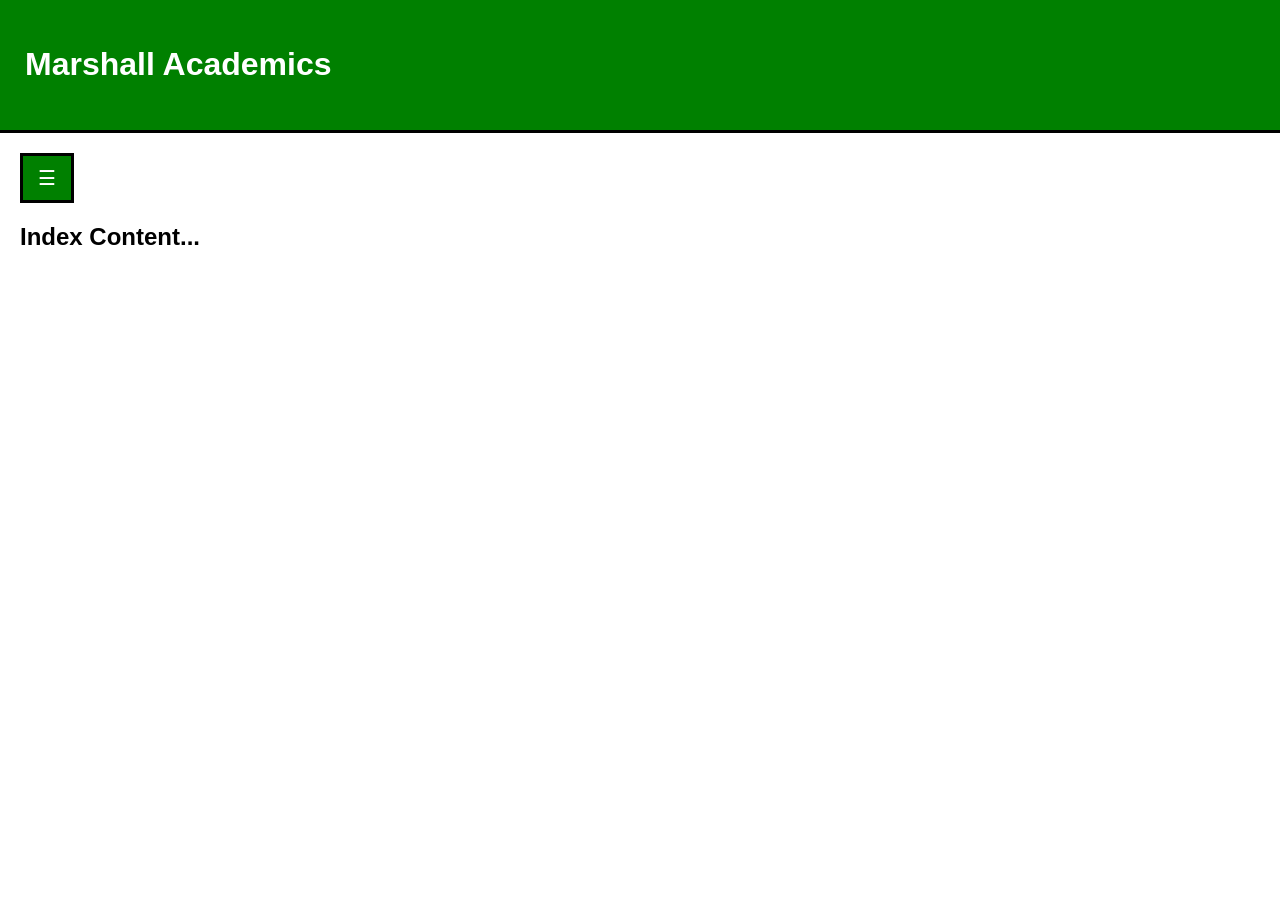
<file: oldwebsite/index.html>
<!DOCTYPE html>
<html lang="en">

<head>
    <meta charset="UTF-8">
    <meta name="viewport" content="width=device-width, initial-scale=1.0">
    <title>Marshall Academics</title>
    <link href="styles.css" rel="stylesheet" />

</head>
<header id="header">
    <h1>Marshall Academics</h1>
</header>

<body>
    <div id="mySidenav" class="sidenav">
        <a href="javascript:void(0)" class="closebtn" onclick="closeNav()">&times;</a>
        <a href="index.html">Home</a>
        <a href="about.html">About</a>
        <!--<button class="dropdown-btn"><i class="dropdown-list"></i></button>
            <div class="dropdown-container">
                <a href="#"></a> 
            </div> (Copy and Paste this to add sections to the drop down list)-->
        <button class="dropdown-btn">College of Arts & Media<i class="dropdown-list"></i></button>
        <div class="dropdown-container">
            <button class="dropdown-btn">School of Art and Design<i class="dropdown-list"></i></button>
            <div class="dropdown-container">
                <a href="https://www.marshall.edu/art/art-education/">Art Education</a>
                <a href="https://www.marshall.edu/art/art-history/">Art History</a>
                <a href="https://www.marshall.edu/art/ceramics/">Ceramics</a>
                <a href="https://www.marshall.edu/art/fibers/">Fibers</a>
                <a href="https://www.marshall.edu/art/filmmaking/">Foundations</a>
                <a href="https://www.marshall.edu/art/graphic-design/">Graphic Design</a>
                <a href="https://www.marshall.edu/art/painting/">Painting</a>
                <a href="https://www.marshall.edu/art/photography/">Photography</a>
                <a href="https://www.marshall.edu/art/printmaking/">Printmaking</a>
                <a href="https://www.marshall.edu/art/sculpture/">Sculpture</a>
                <a href="https://www.marshall.edu/art/studio-art/">Studio Art</a>
                <a href="https://www.marshall.edu/cam/video/">Video Production</a>
                <a href="https://www.marshall.edu/art/visual-art-and-design/">Visual Art and Design</a>
            </div>
            <button class="dropdown-btn">School of Music<i class="dropdown-list"></i></button>
            <div class="dropdown-container">
                <a href="https://www.marshall.edu/music/music-degree-programs/music-education/">Music Education</a>
                <a href="https://www.marshall.edu/music/music-degree-programs/ba-music-studies/">Music Studies</a>
                <a href="https://www.marshall.edu/music/music-degree-programs/music-performance/">Music Performance</a>
                <a href="https://www.marshall.edu/music/music-degree-programs/theory-and-composition/">Theory and Composition</a>
                <a href="https://www.marshall.edu/cam/musical-theatre/">Musical Theater</a>
                <a href="https://www.marshall.edu/music/music-degree-programs/bfa-jazz-studies/">Jazz Studies</a>
            </div>
            <button class="dropdown-btn">School of Journalism and Mass Communications<i class="dropdown-list"></i></button>
            <div class="dropdown-container">
                <a href="https://www.marshall.edu/jmc/advertising-public-relations-major/">Advertising and Public Relations</a>
                <a href="https://www.marshall.edu/jmc/journalism-major/">Journalism</a>
                <a href="https://www.marshall.edu/jmc/media-studies-production-major/">Media Studies and Production</a>
            </div>
            <button class="dropdown-btn">School of Theatre<i class="dropdown-list"></i></button>
            <div class="dropdown-container">
                <a href="https://www.marshall.edu/theatre/academic-program/performance-emphasis/">Performance Emphasis Area</a>
                <a href="https://www.marshall.edu/theatre/academic-program/production-emphasis-area/">Production Emphasis Area</a>
                <a href="https://www.marshall.edu/cam/musical-theatre/">Musical Theater Program</a>
                <a href="https://www.marshall.edu/theatre/academic-program/theatre-minor/">Theater Minor</a>
                <a href="https://www.marshall.edu/theatre/academic-program/dance-minor/">Dance Minor</a>
                <a href="https://www.marshall.edu/theatre/academic-program/theatre-residency/">Professional Theater Residency</a>
            </div>
        </div>
        
        <button class="dropdown-btn">Lewis College of Business<i class="dropdown-list"></i></button>
        <div class="dropdown-container">
            <button class="dropdown-btn">Undergraduate<i class="dropdown-list"></i></button>
            <div class="dropdown-container">
                <a href="https://www.marshall.edu/cob/undergraduate/accounting/">Accounting</a>
                <a href="https://www.marshall.edu/cob/undergraduate/aviation-management/">Aviation Managment</a>
                <a href="https://www.marshall.edu/cob/undergraduate/economics/">Economics</a>
                <a href="https://www.marshall.edu/cob/undergraduate/entrepreneurship/">Entrepreneurship</a>
                <a href="https://www.marshall.edu/cob/undergraduate/finance/">Finance</a>
                <a href="https://www.marshall.edu/cob/undergraduate/health-care-management/">Health Care Managment</a>
                <a href="https://www.marshall.edu/cob/undergraduate/international-business/">International Business</a>
                <a href="https://www.marshall.edu/cob/undergraduate/management/">Management</a>
                <a href="https://www.marshall.edu/cob/undergraduate/management-information-systems/">Management Information Systems</a>
                <a href="https://www.marshall.edu/cob/undergraduate/marketing/">Marketing</a>
                <a href="https://www.marshall.edu/cob/undergraduate/online-ba-in-general-business/">Online BA in General Buisness</a>
                <a href="https://www.marshall.edu/cob/undergraduate/sports-business/">Sports Business</a>
                <a href="https://www.marshall.edu/cob/undergraduate/sustainability-management-and-technology/">Sustainability Managment and Technology</a>
            </div>
            <a href="https://www.marshall.edu/cob/undergraduate/minors-areas-of-emphasis/">Minors</a>
            <button class="dropdown-btn">Master's Programs<i class="dropdown-list"></i></button>
            <div class="dropdown-container">
                <a href="https://www.marshall.edu/cob/graduate/master-of-business-administration/">Masters of Business Administration</a>
                <a href="https://www.marshall.edu/cob/graduate/accountancy/">Masters of Science in Accountancy</a>
                <a href="https://www.marshall.edu/cob/graduate/health-informatics/">Masters of Science in Health Informatics</a>
                <a href="https://www.marshall.edu/cob/graduate/health-care-administration/">Masters of Science in Health Care Administration</a>
                <a href="https://www.marshall.edu/cob/graduate/human-resource-management/">Masters of Science in Human Resource Management</a>
                <a href="https://www.marshall.edu/cob/graduate/m-s-in-information-systems/">Masters of Science in Information Systems</a>
                <a href="https://www.marshall.edu/cob/graduate/master-of-science-in-sport-administration/">Masters of Science in Sport Administration</a>
            </div>
            <button class="dropdown-btn">Graduate Certificates<i class="dropdown-list"></i></button>
            <div class="dropdown-container">
                <a href="https://www.marshall.edu/cob/graduate/certificate-in-technology-management/">Certificate in Technology Management</a>
                <a href="https://www.marshall.edu/cob/graduate/health-informatics/data-analytics-certificate/">Data Analytics in Health Care Certificate</a>
            </div>
            <button class="dropdown-btn">Doctorate Programs<i class="dropdown-list"></i></button>
            <div class="dropdown-container">
                <a href="https://www.marshall.edu/cob/graduate/doctor-of-business-administration/">Doctor of Buisness Administration</a>
                <a href="https://www.marshall.edu/pharmacy/academic-partnerships/pharmdmba-program/">Doctor of Pharmacy/MBA Joint Program</a>
            </div>
        </div>

        <button class="dropdown-btn">College of Education and Professional Development<i class="dropdown-list"></i></button>
        <div class="dropdown-container">
            <button class="dropdown-btn">Undergraduate<i class="dropdown-list"></i></button>
            <div class="dropdown-container">
                <a href="https://www.marshall.edu/academics/programs/early-childhood-education-ba/">Early Childhood Education</a>
                <a href="https://www.marshall.edu/academics/programs/elementary-education-ba/">Elementary Education</a>
                <a href="https://www.marshall.edu/academics/programs/secondary-education-ba/">Secondary Education</a>
            </div>
            <button class="dropdown-btn">Graduate<i class="dropdown-list"></i></button>
            <div class="dropdown-container">
                <a href="https://www.marshall.edu/academics/programs/elementary-education-ba/">Adult and Continuing Education, M.S.</a>
                <a href="https://www.marshall.edu/online/programs/clinical-mental-health-counseling-m-a/">Counseling, M.A.</a>
                <a href="https://www.marshall.edu/online/programs/curriculum-and-instruction-ed-d/">Curriculum and Instruction, Ed.D./Ed.S.</a>
                <a href="https://www.marshall.edu/academics/programs/leadership-studies-edd/">Leadership Studies, Ed.D./M.A.</a>
                <a href="https://www.marshall.edu/academics/programs/literacy-education-ma/">Literacy Education, M.A.</a>
                <a href="https://www.marshall.edu/coepd/graduate/school-psychology/">School Psychology, Ed.S.</a>
                <a href="https://www.marshall.edu/academics/programs/special-education-ma/">Special Education, M.A.</a>
                <a href="https://www.marshall.edu/academics/programs/teaching-mat/">Teaching, M.A.T.</a>
            </div>
            <button class="dropdown-btn">Graduate Certificate<i class="dropdown-list"></i></button>
            <div class="dropdown-container">
                <a href="https://www.marshall.edu/coepd/altcert/">Alternate Certification</a>
                <a href="https://www.marshall.edu/online/programs/early-childhood-education-graduate-certificate/">Early Childhood Education</a>
                <a href="https://www.marshall.edu/online/programs/elementary-math-specialist-graduate-certificate/">Elementary Math Specialist</a>
                <a href="https://www.marshall.edu/online/programs/instructional-technology-and-learning-graduate-certificate/">Instructional Technology and Learning</a>
                <a href="https://www.marshall.edu/literacy-education/">Literacy Education</a>
                <a href="https://www.marshall.edu/online/programs/mathematics-through-algebra-i-graduate-certificate/">Mathematics Through Algebra 1</a>
                <a href="https://www.marshall.edu/library/slm/">School Library Media Specialist</a>
                <a href="https://www.marshall.edu/coepd/lspost/">School Principalship</a>
                <a href="https://www.marshall.edu/coepd/graduate/ls/">Social Service and Attendance</a>
                <a href="https://www.marshall.edu/online/programs/teaching-english-as-a-second-language-graduate-certificate/">Teaching English as a Second Language</a>
                <a href="https://www.marshall.edu/coepd/counseling/">Violence, Loss, and Trauma Counseling</a>
            </div>
        </div>

        <button class="dropdown-btn">College of Engineering and Computer Sciences<i class="dropdown-list"></i></button>
        <div class="dropdown-container">
            <button class="dropdown-btn">Department of Computer Sciences and Electrical Engineering<i class="dropdown-list"></i></button>
            <div class="dropdown-container">
                <button class="dropdown-btn">Undergraduate<i class="dropdown-list"></i></button>
                <div class="dropdown-container">
                    <a href="https://www.marshall.edu/cecs/computer-science/">B.S. in Computer Science</a>
                    <a href="https://www.marshall.edu/cecs/b-s-in-computer-and-information-security/">B.S. in Computer and Information Security</a>
                    <a href="https://www.marshall.edu/cecs/bs-electrical-and-computer-engineering/">B.S. in Electrical and Computer Engineering</a>
                    <a href="https://www.marshall.edu/cit/">Computer Information Technology</a>
                    <a href="https://www.marshall.edu/cecs/amd-in-csee/">Accelerated Master's Degree (AMD) in Computer Science</a>
                </div>
                <button class="dropdown-btn">Graduate<i class="dropdown-list"></i></button>
                <div class="dropdown-container">
                    <a href="https://www.marshall.edu/cecs/mscs/">M.S. in Computer Science</a>
                    <a href="https://www.marshall.edu/cecs/m-s-in-cybersecurity/">M.S. in Cybersecurity</a>
                    <a href="https://www.marshall.edu/cecs/data-science-m-s/">M.S. in Data Science</a>
                    <a href="https://www.marshall.edu/cecs/ms-electrical-and-computer-engineering/">M.S. in Electrical and Computer Engineering</a>
                </div>
            </div>
            <button class="dropdown-btn">Weisberg Department of Mechanical and Industrial Engineering<i class="dropdown-list"></i></button>
            <div class="dropdown-container">
                <button class="dropdown-btn">Undergraduate<i class="dropdown-list"></i></button>
                <div class="dropdown-container">
                    <a href="https://www.marshall.edu/cecs/safety-technology/">B.S. in Occupational Safety and Health</a>
                    <a href="https://www.marshall.edu/cecs/mechanical-industrial-engineering/bs-mechanical-engineering/">B.S. in Mechanical Engineering</a>
                    <a href="https://www.marshall.edu/cecs/amd-in-me/">Accelerated Master's Degree (AMD) in Mechanical Engineering</a>
                </div>
                <button class="dropdown-btn">Graduate<i class="dropdown-list"></i></button>
                <div class="dropdown-container">
                    <a href="https://www.marshall.edu/cecs/environmental-science/">M.S. in Environmental Science</a>
                    <a href="https://www.marshall.edu/cecs/safety-technology-graduate-degree-program/">M.S. in Safety</a>
                    <a href="https://www.marshall.edu/cecs/mechanical-industrial-engineering/ms-mechanical-engineering/">M.S. in Mechanical Engineering</a>
                </div>
            </div>
            <button class="dropdown-btn">Department of Civil Engineering<i class="dropdown-list"></i></button>
            <div class="dropdown-container">
                <button class="dropdown-btn">Undergraduate<i class="dropdown-list"></i></button>
                <div class="dropdown-container">
                    <a href="https://www.marshall.edu/cecs/b-s-in-civil-engineering/">B.S. in Civil Engineering</a>
                    <a href="https://www.marshall.edu/cecs/amd-in-civil-and-environmental-engineering/">Accelerated Masters Degree (AMD) in Civil and Environmental Engineering</a>
                    <a href="https://www.marshall.edu/cecs/amd-in-engineering-management/">Accelerated Masters Degree (AMD) in Engineering Management</a>
                </div>
                <button class="dropdown-btn">Graduate<i class="dropdown-list"></i></button>
                <div class="dropdown-container">
                    <a href="https://www.marshall.edu/cecs/civil-engineering/ms-in-engineering/#EM">M.S. in Engineering Management</a>
                    <a href="https://www.marshall.edu/cecs/civil-engineering/ms-in-engineering/#CEE">M.S. in Civil and Environmental Engineering</a>
                </div>
            </div>
            <button class="dropdown-btn">Department of Biomedical Engineering<i class="dropdown-list"></i></button>
            <div class="dropdown-container">
                <button class="dropdown-btn">Undergraduate<i class="dropdown-list"></i></button>
                <div class="dropdown-container">
                    <a href="https://www.marshall.edu/cecs/biomedical-engineering/biomedical-engineering-bs/">B.S. in Biomedical Engineering</a>
                </div>
            </div>
        </div>

        <button class="dropdown-btn">College of Health Professions<i class="dropdown-list"></i></button>
        <div class="dropdown-container">
            <button class="dropdown-btn">Undergraduate<i class="dropdown-list"></i></button>
            <div class="dropdown-container">
                <a href="https://www.marshall.edu/academics/programs/athletic-training-bsms/">Athletic Training</a>
                <a href="https://www.marshall.edu/academics/programs/biomechanics-bs/">Biomechanics</a>
                <a href="https://www.marshall.edu/academics/programs/communication-disorders-bs/">Communication Disorders</a>
                <a href="https://www.marshall.edu/academics/programs/dietetics-bs/">Dietetics</a>
                <a href="https://www.marshall.edu/academics/programs/exercise-science-bs/">Exercise Science</a>
                <a href="https://www.marshall.edu/academics/programs/health-sciences-bs/">Health Sciences</a>
                <a href="https://www.st-marys.org/careers-and-education/school-of-medical-imaging/">Medical Imaging</a>
                <a href="https://www.marshall.edu/online/programs/medical-laboratory-science-b-s/">Medical Laboratory Science</a>
                <a href="https://www.marshall.edu/academics/programs/medical-laboratory-technology-aas/">Medical Laboratory Technology</a>
                <a href="https://www.st-marys.org/careers-and-education/school-of-nursing/">Nursing, A.S.N.	Associate of Science</a>
                <a href="https://www.marshall.edu/academics/programs/nursing-b-a-b-s-to-b-s-n/">Nursing, B.A./B.S. to B.S.N.</a>
                <a href="https://www.marshall.edu/academics/programs/nursing-bsn/">Nursing, B.S.N.	Bachelor of Science</a>
                <a href="https://www.marshall.edu/online/programs/nursing-b-s-n/">R.N. to B.S.N Online Program</a>
                <a href="https://www.st-marys.org/careers-and-education/school-of-respiratory-care/">Respiratory Care</a>
                <a href="https://www.marshall.edu/academics/programs/social-work-bsw/">Social Work</a>
            </div>
            <button class="dropdown-btn">Graduate<i class="dropdown-list"></i></button>
            <div class="dropdown-container">
                <a href="https://www.marshall.edu/academics/programs/athletic-training-m-s/">Athletic Training, M.S</a>
                <a href="https://www.marshall.edu/academics/programs/biomechanics-m-s/">Biomechanics, M.S.</a>
                <a href="https://www.marshall.edu/academics/programs/communication-disorders-ms/">Communication Disorders, M.S.</a>
                <a href="https://www.marshall.edu/academics/programs/dietetics-ms/">Dietetics, M.S.</a>
                <a href="https://www.marshall.edu/academics/programs/exercise-science-m-s/">Exercise Science, M.S.</a>
                <a href="https://www.marshall.edu/online/programs/nursing-practice-d-n-p/">Nursing Practice, D.N.P.</a>
                <a href="https://www.marshall.edu/academics/programs/nursing-msn/">Nursing, M.S.N.	Master of Science</a>
                <a href="https://www.marshall.edu/academics/programs/physical-therapy-dpt/">Physical Therapy, D.P.T.</a>
                <a href="https://www.marshall.edu/academics/programs/public-health-mph/">Public Health, M.P.H.</a>
                <a href="https://www.marshall.edu/academics/programs/social-work-msw/">Social Work, M.S.W.</a>
            </div>
            <button class="dropdown-btn">Graduate Certificate<i class="dropdown-list"></i></button>
            <div class="dropdown-container">
                <a href="https://www.marshall.edu/social-work/msw-school-social-work-certificate/">Certified School Social Work Specialist</a>
                <a href="https://www.marshall.edu/nursing/">Family Nurse Practitioner</a>
                <a href="https://www.marshall.edu/nursing/https://www.marshall.edu/nursing/">Nurse Administration</a>
                <a href="https://www.marshall.edu/nursing/degrees/certificates/">Nursing Education</a>
            </div>
            <button class="dropdown-btn">Professional<i class="dropdown-list"></i></button>
            <div class="dropdown-container">
                <a href="https://www.marshall.edu/online/programs/nursing-practice-d-n-p/">Nursing Practice, D.N.P.</a>
                <a href="https://www.marshall.edu/academics/programs/physical-therapy-dpt/">Physical Therapy, D.P.T.</a>
            </div>
        </div>
        
        <button class="dropdown-btn">College of Liberal Arts<i class="dropdown-list"></i></button>
        <div class="dropdown-container">
            <button class="dropdown-btn">Undergraduate<i class="dropdown-list"></i></button>
            <div class="dropdown-container">
                <a href="https://www.marshall.edu/academics/programs/anthropology-ba/">Anthropology</a>
                <a href="https://www.marshall.edu/academics/programs/communication-studies-ba/">Communication Studies</a>
                <a href="https://www.marshall.edu/academics/programs/creative-writing-ba/">Creative Writing</a>
                <a href="https://www.marshall.edu/academics/programs/english-ba/">English</a>
                <a href="https://www.marshall.edu/academics/programs/french-ba/">French</a>
                <a href="https://www.marshall.edu/academics/programs/geography-ba/">Geography, B.A.</a>
                <a href="https://www.marshall.edu/academics/programs/geography-bs/">Geography, B.S.</a>
                <a href="https://www.marshall.edu/academics/programs/history-ba/">History</a>
                <a href="https://www.marshall.edu/academics/programs/humanities-ba/">Humanities</a>
                <a href="https://www.marshall.edu/academics/programs/international-affairs-ba/">International Affairs</a>
                <a href="https://www.marshall.edu/academics/programs/japanese-ba/">Japanese</a>
                <a href="https://www.marshall.edu/academics/programs/latin-ba/">Latin</a>
                <a href="https://www.marshall.edu/academics/programs/literary-studies-ba/">Literary Studies</a>
                <a href="https://www.marshall.edu/academics/programs/political-science-ba/">Political Science</a>
                <a href="https://www.marshall.edu/spc/pre-law/">Pre-Law</a>
                <a href="https://www.marshall.edu/academics/programs/professional-writing-ba/">Professional Writing</a>
                <a href="https://www.marshall.edu/academics/programs/psychology-ba/">Psychology, B.A.</a>
                <a href="https://www.marshall.edu/academics/programs/psychology-b-s/">Psychology, B.S.</a>
                <a href="https://www.marshall.edu/academics/programs/sociology-ba/">Sociology, B.A.</a>
                <a href="https://www.marshall.edu/academics/programs/spanish-ba/">Spanish, B.A.</a>
            </div>
            <button class="dropdown-btn">Graduate<i class="dropdown-list"></i></button>
            <div class="dropdown-container">
                <a href="https://www.marshall.edu/academics/programs/clinical-psychology-psyd/">Clinical Psychology, Psy.D</a>
                <a href="https://www.marshall.edu/academics/programs/communication-studies-ma/">Communication Studies, M.A.</a>
                <a href="https://www.marshall.edu/academics/programs/english-ma/">English, M.A.</a>
                <a href="https://www.marshall.edu/geography/degrees/masters-degree-in-geography/">Geography, M.A.</a>
                <a href="https://www.marshall.edu/geography/degrees/masters-degree-in-geography/">Geography, M.S.</a>
                <a href="https://www.marshall.edu/academics/programs/history-ma/">History, M.A.</a>
                <a href="https://www.marshall.edu/academics/programs/humanities-ma/">Humanities, M.A.</a>
                <a href="https://www.marshall.edu/academics/programs/psychology-ma/">Psychology, M.A.</a>
                <a href="https://www.marshall.edu/academics/programs/public-administration-mpa/">Public Administration, M.P.A.</a>
                <a href="https://www.marshall.edu/academics/programs/sociology-ma/">Sociology, M.A.</a>
            </div>
            <button class="dropdown-btn">Graduate Certificate<i class="dropdown-list"></i></button>
            <div class="dropdown-container">
                <a href="https://www.marshall.edu/graduatehumanities/degree-and-certificate-programs/appalachian-studies-certificate/">Appalachian Studies</a>
                <a href="https://www.marshall.edu/psych/programs/certificate-programs/">Behavioral Statistics</a>
                <a href="https://www.marshall.edu/psych/">Clinical Psychology</a>
                <a href="https://www.marshall.edu/academics/programs/human-geography-graduate-certificate/">Human Geography</a>
                <a href="https://www.marshall.edu/humanities/classics/">Latin</a>
                <a href="https://www.marshall.edu/mpa/program-description/nonprofitcertificate/">Non-Profit Management</a>
                <a href="https://www.marshall.edu/history/">Public History</a>
                <a href="https://www.marshall.edu/womenstu/grad-students/graduate-student-info/">Women's Studies</a>
            </div>
        </div>

        <button class="dropdown-btn">College of Science<i class="dropdown-list"></i></button>
        <div class="dropdown-container">
            <button class="dropdown-btn">Undergraduate<i class="dropdown-list"></i></button>
            <div class="dropdown-container">
                <a href="https://www.marshall.edu/chemistry/degrees/undergraduate/">Biochemistry, B.S.</a>
                <a href="https://www.marshall.edu/biology/undergrad/">Biological Sciences, B.S.</a>
                <a href="https://www.marshall.edu/chemistry/degrees/undergraduate/">Chemical Sciences, B.S.</a>
                <a href="https://www.marshall.edu/chemistry/degrees/undergraduate/">Chemistry (ACS Certified), B.S.</a>
                <a href="https://www.marshall.edu/criminal-justice/degrees/undergraduate/">Criminal Justice, B.A.</a>
                <a href="https://www.marshall.edu/cfs/cfs-undergraduate/">Cyber Forensics & Security, B.S.</a>
                <a href="https://www.marshall.edu/chemistry/degrees/undergraduate/">Environmental Chemistry, B.S.</a>
                <a href="https://www.marshall.edu/nre/environmental-science/">Environmental Science, B.S.</a>
                <a href="https://www.marshall.edu/chemistry/degrees/undergraduate/">Forensic Chemistry, B.S.</a>
                <a href="https://www.marshall.edu/geology/degrees/">Geology, B.S.</a>
                <a href="https://www.marshall.edu/academics/programs/mathematics-bs/">Mathematics, B.S.</a>
                <a href="https://www.marshall.edu/nre/natural-resources-and-recreation-management/">Natural Resources & Recreation Management, B.S.</a>
                <a href="https://www.marshall.edu/physics/degrees/bachelor-of-science/">Physics, B.S.</a>
                <a href="https://www.marshall.edu/nre/specialty-agriculture/">Specialty Agriculture, B.S.</a>
                <a href="https://www.marshall.edu/academics/programs/statistics-bs/">Statistics, B.S.</a>
            </div>
            <button class="dropdown-btn">Graduate<i class="dropdown-list"></i></button>
            <div class="dropdown-container">
                <a href="https://www.marshall.edu/biology/amd/">Accelerated Biological Sciences, M.S./M.A.</a>
                <a href="https://www.marshall.edu/criminal-justice/degrees/graduate-agd/">Accelerated Criminal Justice, M.S.</a>
                <a href="https://www.marshall.edu/biology/graduate/">Biological Sciences, M.A.</a>
                <a href="https://www.marshall.edu/biology/graduate/">Biological Sciences, M.S.</a>
                <a href="https://www.marshall.edu/chemistry/degrees/graduate/">Chemistry, M.S.</a>
                <a href="https://www.marshall.edu/criminal-justice/degrees/graduate/">Criminal Justice, M.S.</a>
                <a href="https://www.marshall.edu/cfs/cfs-graduate/">Cyber Forensics & Security, M.S.</a>
                <a href="https://www.marshall.edu/forensics/digital-certificate">Digital Forensics, Grad Certificate</a>
                <a href="https://www.marshall.edu/forensics/program-overview">Forensic Science, M.S.</a>
                <a href="https://www.marshall.edu/academics/programs/mathematics-ma/">Mathematics, M.A.</a>
                <a href="https://www.marshall.edu/nre/natural-resources-and-recreation-management/">Natural Resources & the Environment, M.S.</a>
                <a href="https://www.marshall.edu/physics/degrees/master-of-science/">Physical and Applied Science, M.S.</a>
                <a href="https://www.marshall.edu/physics/physics-m-s-gs80/">Physics, M.S.</a>
            </div>
            <button class="dropdown-btn">Minor<i class="dropdown-list"></i></button>
            <div class="dropdown-container">
                <a href="https://www.marshall.edu/cos/preprof/minor/">Pre-Professional Health Care Studies, Interdisciplinary</a>
            </div>
        </div>

        <button class="dropdown-btn">School of Pharmacy<i class="dropdown-list"></i></button>
        <div class="dropdown-container">
            <a href="https://www.marshall.edu/pharmacy/join-our-program/">Pharm.D. Program</a>
            <button class="dropdown-btn">Undergraduate<i class="dropdown-list"></i></button>
            <div class="dropdown-container">
                <a href="https://www.marshall.edu/pharmacy/bs-pharmaceutical-sciences/">Pharmaceutical Sciences (BSPS)</a>
            </div>
            <button class="dropdown-btn">Graduate<i class="dropdown-list"></i></button>
            <div class="dropdown-container">
                <a href="https://www.marshall.edu/pharmacy/msps/">Pharmaceutical Sciences (MSPS)</a>
            </div>
        </div>

        <button class="dropdown-btn">Joan C. Edwards School of Medicine<i class="dropdown-list"></i></button>
        <div class="dropdown-container">
            <button class="dropdown-btn">Residency Programs<i class="dropdown-list"></i></button>
            <div class="dropdown-container">
                <a href="https://jcesom.marshall.edu/residents-fellows/programs/family-medicine/">Family Medicine</a>
                <a href="https://jcesom.marshall.edu/residents-fellows/programs/dental/">Dental</a>
                <a href="https://jcesom.marshall.edu/residents-fellows/programs/surgery/">General Surgery</a>
                <a href="https://jcesom.marshall.edu/residents-fellows/programs/internal-medicine/">Internal Medicine</a>
                <a href="https://jcesom.marshall.edu/residents-fellows/programs/med-peds/">Medicine-Pediatrics</a>
                <a href="https://jcesom.marshall.edu/residents-fellows/programs/neurology/">Neurology</a>
                <a href="https://jcesom.marshall.edu/residents-fellows/programs/orthopaedics/">Obstetrics-Gynecology</a>
                <a href="https://jcesom.marshall.edu/residents-fellows/programs/orthopaedics/">Orthopaedic Surgery</a>
                <a href="https://jcesom.marshall.edu/residents-fellows/programs/pediatrics/">Pediatrics</a>
                <a href="https://jcesom.marshall.edu/residents-fellows/programs/psychiatry/">Psychiatry</a>
            </div>
            <button class="dropdown-btn">Fellowship Programs<i class="dropdown-list"></i></button>
            <div class="dropdown-container">
                <a href="https://jcesom.marshall.edu/residents-fellows/programs/addiction-medicine-fellowship/">Addiction Medicine</a>
                <a href="https://jcesom.marshall.edu/residents-fellows/programs/cardiology/">Cardiology</a>
                <a href="https://jcesom.marshall.edu/residents-fellows/programs/child-adolescent-psychiatry/">Child & Adolescent Psychiatry</a>
                <a href="https://jcesom.marshall.edu/residents-fellows/programs/endocrinology/">Endocrinology</a>
                <a href="https://jcesom.marshall.edu/residents-fellows/programs/gastroenterology-fellowship/">Gastroenterology</a>
                <a href="https://jcesom.marshall.edu/residents-fellows/programs/geriatric-medicine-fellowship/">Geriatric Medicine</a>
                <a href="https://jcesom.marshall.edu/residents-fellows/programs/geriatric-psychiatry/">Geriatric Psychiatry</a>
                <a href="https://jcesom.marshall.edu/residents-fellows/programs/hematology-oncology/">Hematology-Oncology</a>
                <a href="https://jcesom.marshall.edu/residents-fellows/programs/interventional-cardiology/">Interventional Cardiology</a>
                <a href="https://jcesom.marshall.edu/residents-fellows/programs/neonatal-perinatal-medicine-fellowship/">Neonatal-Perinatal Medicine</a>
                <a href="https://jcesom.marshall.edu/residents-fellows/programs/nephrology/">Nephrology</a>
                <a href="https://jcesom.marshall.edu/residents-fellows/programs/pediatric-hospital-medicine-fellowship/">Pediatric Hospital Medicine</a>
                <a href="https://jcesom.marshall.edu/residents-fellows/programs/pulmonary-critical-care/">Pulmonary Critical Care</a>
                <a href="https://jcesom.marshall.edu/residents-fellows/programs/sports-medicine-fellowship/">Sports Medicine</a>
            </div>
            <button class="dropdown-btn">Marshall Community Health Consortium<i class="dropdown-list"></i></button>
            <div class="dropdown-container">
                <a href="https://www.holzer.org/residency-program/">Holzer Family Medicine</a>
                <a href="https://jcesom.marshall.edu/residents-fellows/programs/Rural-General-Surgery-Residency">Rural General Surgery Residency</a>
                <a href="https://jcesom.marshall.edu/news/musom-news/marshall-university-to-establish-rural-residency-program-for-internal-medicine/">Rural Internal Medicine Residency</a>
                <a href="https://jcesom.marshall.edu/residents-fellows/programs/RURAL-psychiatry/">Rural Psychiatry Residency</a>
            </div>
        </div>

        <button class="dropdown-btn">Division of Aviation<i class="dropdown-list"></i></button>
        <div class="dropdown-container">
            <a href="https://www.marshall.edu/aviation/professional-pilot-b-s/">Bill Noe Flight School</a>
            <a href="https://www.marshall.edu/aviation/aviation-maintenance-a-a-s/">Aviation Maintenance Technology Program</a>
        </div>

        <button class="dropdown-btn">Regents Bachelor of Arts<i class="dropdown-list"></i></button>
        <div class="dropdown-container">
            <button class="dropdown-btn">Computer Related<i class="dropdown-list"></i></button>
            <div class="dropdown-container">
                <a href="https://www.marshall.edu/rba/areas-of-emphasis/">Digital Forensics Emphasis (25 hours)</a>
                <a href="https://www.marshall.edu/rba/areas-of-emphasis/">Information Assurance Emphasis (23 hours)</a>
                <a href="https://www.marshall.edu/rba/areas-of-emphasis/">Web Application Development Emphasis (24 hours)</a>
                <a href="https://www.marshall.edu/rba/areas-of-emphasis/">Game Development Emphasis (24 hours)</a>
                <a href="https://www.marshall.edu/rba/areas-of-emphasis/">Instructional Technology and Library Science Emphasis (15 hours)</a>
            </div>
            <button class="dropdown-btn">Creative Writing and Art Related<i class="dropdown-list"></i></button>
            <div class="dropdown-container">
                <a href="https://www.marshall.edu/rba/areas-of-emphasis/">Creative Writing in English Emphasis (15 hours)</a>
                <a href="https://www.marshall.edu/rba/areas-of-emphasis/">Studio Art (21 hours)</a>
            </div>
            <button class="dropdown-btn">Humanities Related<i class="dropdown-list"></i></button>
            <div class="dropdown-container">
                <a href="https://www.marshall.edu/rba/areas-of-emphasis/">Religious Studies Emphasis (18 hours)</a>
                <a href="https://www.marshall.edu/rba/areas-of-emphasis/">Literature in English Emphasis (15 hours)</a>
            </div>
            <button class="dropdown-btn">Social Science<i class="dropdown-list"></i></button>
            <div class="dropdown-container">
                <a href="https://www.marshall.edu/rba/areas-of-emphasis/">Anthropology Emphasis (18 hours)</a>
                <a href="https://www.marshall.edu/rba/areas-of-emphasis/">Communication Studies Emphasis (18 hours)</a>
                <a href="https://www.marshall.edu/rba/areas-of-emphasis/">Criminal Justice Emphasis (18 hours)</a>
                <a href="https://www.marshall.edu/rba/areas-of-emphasis/">Geography Emphasis (18-19 hours)</a>
                <a href="https://www.marshall.edu/rba/areas-of-emphasis/">GIScience Geography Emphasis (19 hours)</a>
                <a href="https://www.marshall.edu/rba/areas-of-emphasis/">Human Geography Emphasis (18 hours)</a>
                <a href="https://www.marshall.edu/rba/areas-of-emphasis/">Physical Geography Emphasis (18 hours)</a>
                <a href="https://www.marshall.edu/rba/areas-of-emphasis/">Military Science Emphasis (18 hours)</a>
                <a href="https://www.marshall.edu/rba/areas-of-emphasis/">Political Science Emphasis (15 hours)</a>
                <a href="https://www.marshall.edu/rba/areas-of-emphasis/">Psychology Emphasis (18 hours)</a>
                <a href="https://www.marshall.edu/rba/areas-of-emphasis/">Sociology Emphasis (18 hours)</a>
                <a href="https://www.marshall.edu/rba/areas-of-emphasis/">Women's Studies Emphasis (18 hours)</a>
            </div>
            <button class="dropdown-btn">Education Related<i class="dropdown-list"></i></button>
            <div class="dropdown-container">
                <a href="https://www.marshall.edu/rba/areas-of-emphasis/">Preschool Development Emphasis (21 hours)</a>
            </div>
        </div>

        <div class="spacer">
            <p>Marshall University</p>
        </div>
    </div>
    <div id="main">
        <button class="openbtn" onclick="openNav()">&#9776;</button>
        <h2>Index Content...</h2>
    </div>
</body>
<footer>
    <script src="script.js"></script>
</footer>

</html>
</file>
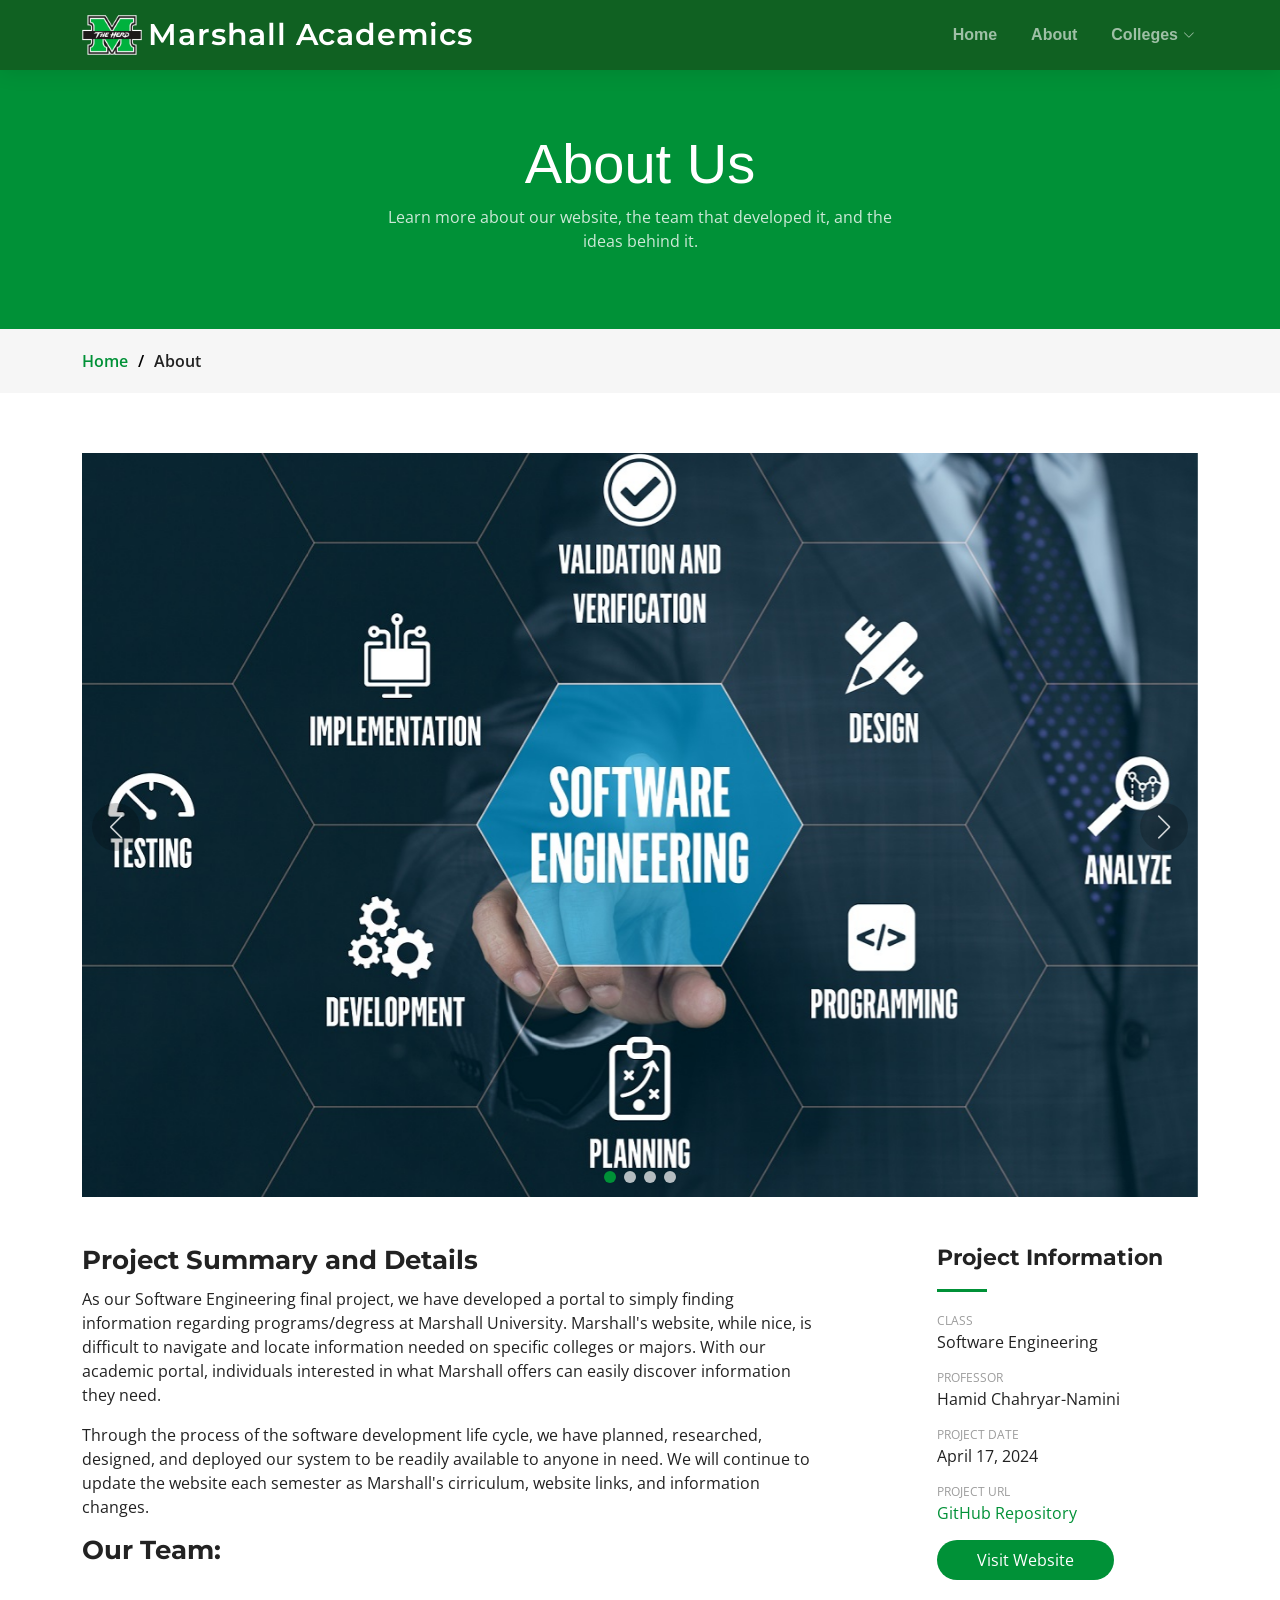
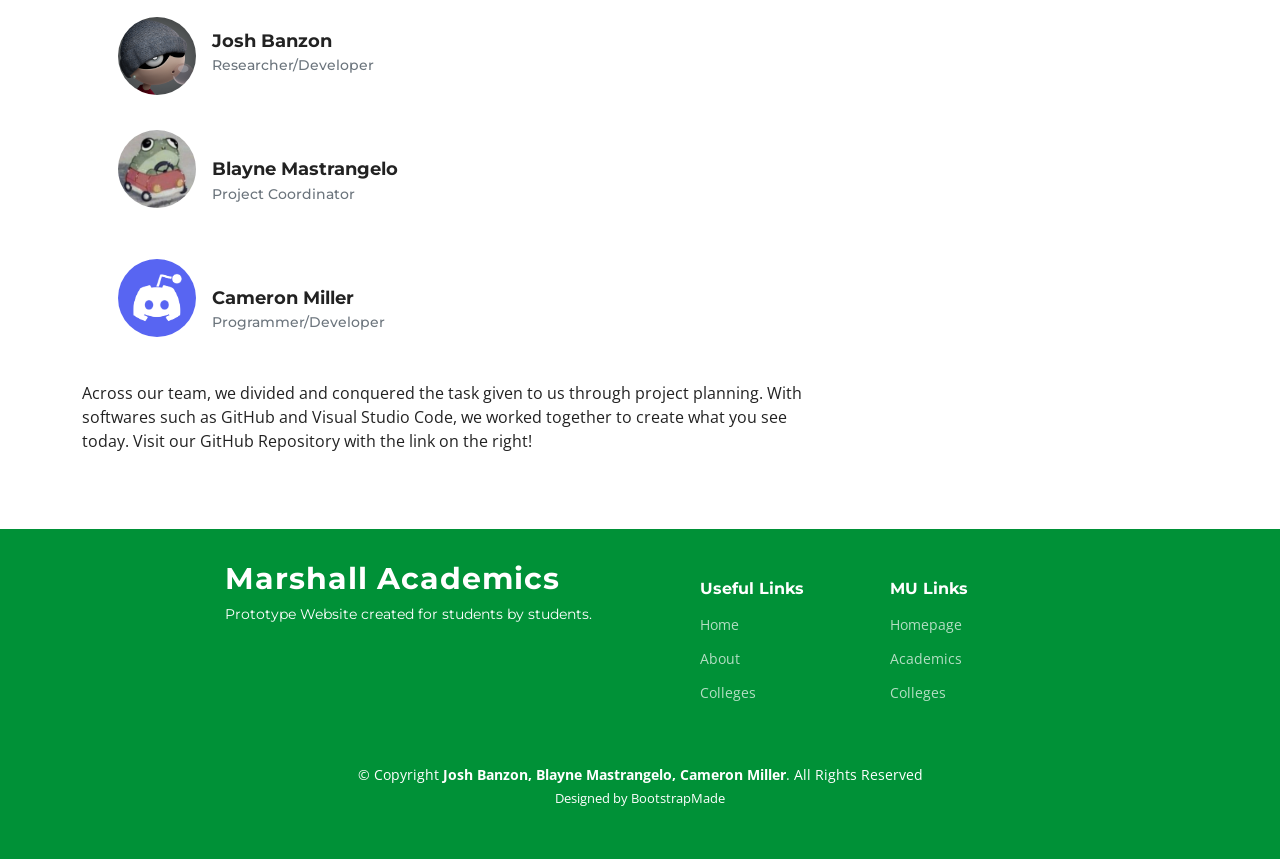
<file: docs/about.html>
<!DOCTYPE html>
<html lang="en">

<head>
  <meta charset="utf-8">
  <meta content="width=device-width, initial-scale=1.0" name="viewport">

  <title>Marshall Academics</title>
  <meta content="" name="description">
  <meta content="" name="keywords">

  <!-- Favicons -->
  <link href="img\marshalllogo.png" rel="icon">
  <link href="assets/img/apple-touch-icon.png" rel="apple-touch-icon">

  <!-- Google Fonts -->
  <link rel="preconnect" href="https://fonts.googleapis.com">
  <link rel="preconnect" href="https://fonts.gstatic.com" crossorigin>
  <link href="https://fonts.googleapis.com/css2?family=Open+Sans:ital,wght@0,300;0,400;0,500;0,600;0,700;1,300;1,400;1,600;1,700&family=Montserrat:ital,wght@0,300;0,400;0,500;0,600;0,700;1,300;1,400;1,500;1,600;1,700&family=Raleway:ital,wght@0,300;0,400;0,500;0,600;0,700;1,300;1,400;1,500;1,600;1,700&display=swap" rel="stylesheet">

  <!-- Vendor CSS Files -->
  <link href="assets/vendor/bootstrap/css/bootstrap.min.css" rel="stylesheet">
  <link href="assets/vendor/bootstrap-icons/bootstrap-icons.css" rel="stylesheet">
  <link href="assets/vendor/aos/aos.css" rel="stylesheet">
  <link href="assets/vendor/glightbox/css/glightbox.min.css" rel="stylesheet">
  <link href="assets/vendor/swiper/swiper-bundle.min.css" rel="stylesheet">

  <!-- Template Main CSS File -->
  <link href="assets/css/main.css" rel="stylesheet">

  <!-- =======================================================
  * Template Name: Impact
  * Template URL: https://bootstrapmade.com/impact-bootstrap-business-website-template/
  * Updated: Apr 4 2024 with Bootstrap v5.3.3
  * Author: BootstrapMade.com
  * License: https://bootstrapmade.com/license/
  ======================================================== -->
</head>

<body>

  <!-- ======= Header ======= -->
  <header id="header" class="header d-flex align-items-center">

    <div class="container-fluid container-xl d-flex align-items-center justify-content-between">
      <a href="index.html" class="logo d-flex align-items-center">
        <img src="img\logo.png" alt="marshall logo">
        <h1>Marshall Academics</h1>
      </a>
      <nav id="navbar" class="navbar">
        <ul>
          <li><a href="index.html">Home</a></li>
          <li><a href="about.html">About</a></li>
          <li class="dropdown"><a href="colleges.html"><span>Colleges</span> <i class="bi bi-chevron-down dropdown-indicator"></i></a>
            <ul>
              <li class="dropdown"><a href="#"><span>College of Arts and Media</span> <i class="bi bi-chevron-down dropdown-indicator"></i></a>
                <ul>
                  <li class="dropdown"><a href="#"><span>School of Art and Design</span> <i class="bi bi-chevron-down dropdown-indicator"></i></a>
                    <ul>
                      <li><a href="https://www.marshall.edu/art/art-education/">Art Education</a></li>
                      <li><a href="https://www.marshall.edu/art/art-history/">Art History</a></li>
                      <li><a href="https://www.marshall.edu/art/ceramics/">Ceramics</a></li>
                      <li><a href="https://www.marshall.edu/art/fibers/">Fibers</a></li>
                      <li><a href="https://www.marshall.edu/art/filmmaking/">Foundations</a></li>
                      <li><a href="https://www.marshall.edu/art/graphic-design/">Graphic Design</a></li>
                      <li><a href="https://www.marshall.edu/art/painting/">Painting</a></li>
                      <li><a href="https://www.marshall.edu/art/photography/">Photography</a></li>
                      <li><a href="https://www.marshall.edu/art/printmaking/">Printmaking</a></li>
                      <li><a href="https://www.marshall.edu/art/sculpture/">Sculpture</a></li>
                      <li><a href="https://www.marshall.edu/art/studio-art/">Studio Art</a></li>
                      <li><a href="https://www.marshall.edu/cam/video/">Video Production</a></li>
                      <li><a href="https://www.marshall.edu/art/visual-art-and-design/">Visual Art and Design</a></li>
                    </ul>
                  </li>
                  <li class="dropdown"><a href="#"><span>School of Music</span> <i class="bi bi-chevron-down dropdown-indicator"></i></a>
                    <ul>
                      <li><a href="https://www.marshall.edu/music/music-degree-programs/music-education/">Music Education</a></li>
                      <li><a href="https://www.marshall.edu/music/music-degree-programs/ba-music-studies/">Music Studies</a></li>
                      <li><a href="https://www.marshall.edu/music/music-degree-programs/music-performance/">Music Performance</a></li>
                      <li><a href="https://www.marshall.edu/music/music-degree-programs/theory-and-composition/">Theory and Composition</a></li>
                      <li><a href="https://www.marshall.edu/cam/musical-theatre/">Musical Theater</a></li>
                      <li><a href="https://www.marshall.edu/music/music-degree-programs/bfa-jazz-studies/">Jazz Studies</a></li>
                    </ul>
                  </li>
                  <li class="dropdown"><a href="#"><span>School of Journalism and Mass Communicatons</span> <i class="bi bi-chevron-down dropdown-indicator"></i></a>
                    <ul>
                      <li><a href="https://www.marshall.edu/jmc/advertising-public-relations-major/">Advertising and Public Relations</a></li>
                      <li><a href="https://www.marshall.edu/jmc/journalism-major/">Journalism</a></li>
                      <li><a href="https://www.marshall.edu/jmc/media-studies-production-major/">Media Studies and Production</a></li>
                    </ul>
                  </li>
                  <li class="dropdown"><a href="#"><span>School of Theatre</span> <i class="bi bi-chevron-down dropdown-indicator"></i></a>
                    <ul>
                      <li><a href="https://www.marshall.edu/theatre/academic-program/performance-emphasis/">Performance Emphasis Area</a></li>
                      <li><a href="https://www.marshall.edu/theatre/academic-program/production-emphasis-area/">Production Emphasis Area</a></li>
                      <li><a href="https://www.marshall.edu/cam/musical-theatre/">Musical Theater Program</a></li>
                      <li><a href="https://www.marshall.edu/theatre/academic-program/theatre-minor/">Theater Minor</a></li>
                      <li><a href="https://www.marshall.edu/theatre/academic-program/dance-minor/">Dance Minor</a></li>
                      <li><a href="https://www.marshall.edu/theatre/academic-program/theatre-residency/">Professional Theater Residency</a></li>
                    </ul>
                  </li>
                </ul>
              </li>

              <li class="dropdown"><a href="#"><span>Lewis College of Business</span> <i class="bi bi-chevron-down dropdown-indicator"></i></a>
                <ul>
                  <li class="dropdown"><a href="#"><span>Undergraduate</span> <i class="bi bi-chevron-down dropdown-indicator"></i></a>
                    <ul>
                      <li><a href="https://www.marshall.edu/cob/undergraduate/accounting/">Accounting</a></li>
                      <li><a href="https://www.marshall.edu/cob/undergraduate/aviation-management/">Aviation Managment</a></li>
                      <li><a href="https://www.marshall.edu/cob/undergraduate/economics/">Economics</a></li>
                      <li><a href="https://www.marshall.edu/cob/undergraduate/entrepreneurship/">Entrepreneurship</a></li>
                      <li><a href="https://www.marshall.edu/cob/undergraduate/finance/">Finance</a></li>
                      <li><a href="https://www.marshall.edu/cob/undergraduate/health-care-management/">Health Care Managment</a></li>
                      <li><a href="https://www.marshall.edu/cob/undergraduate/international-business/">International Business</a></li>
                      <li><a href="https://www.marshall.edu/cob/undergraduate/management/">Management</a></li>
                      <li><a href="https://www.marshall.edu/cob/undergraduate/management-information-systems/">Management Information Systems</a></li>
                      <li><a href="https://www.marshall.edu/cob/undergraduate/marketing/">Marketing</a></li>
                      <li><a href="https://www.marshall.edu/cob/undergraduate/online-ba-in-general-business/">Online BA in General Buisness</a></li>
                      <li><a href="https://www.marshall.edu/cob/undergraduate/sports-business/">Sports Business</a></li>
                      <li><a href="https://www.marshall.edu/cob/undergraduate/sustainability-management-and-technology/">Sustainability Managment and Technology</a></li>
                    </ul>
                  </li>
                  <li><a href="https://www.marshall.edu/cob/undergraduate/minors-areas-of-emphasis/">Minors</a></li>
                  <li class="dropdown"><a href="#"><span>Master's Programs</span> <i class="bi bi-chevron-down dropdown-indicator"></i></a>
                    <ul>
                      <li><a href="https://www.marshall.edu/cob/graduate/master-of-business-administration/">Masters of Business Administration</a></li>
                      <li><a href="https://www.marshall.edu/cob/graduate/accountancy/">Masters of Science in Accountancy</a></li>
                      <li><a href="https://www.marshall.edu/cob/graduate/health-informatics/">Masters of Science in Health Informatics</a></li>
                      <li><a href="https://www.marshall.edu/cob/graduate/health-care-administration/">Masters of Science in Health Care Administration</a></li>
                      <li><a href="https://www.marshall.edu/cob/graduate/human-resource-management/">Masters of Science in Human Resource Management</a></li>
                      <li><a href="https://www.marshall.edu/cob/graduate/m-s-in-information-systems/">Masters of Science in Information Systems</a></li>
                      <li><a href="https://www.marshall.edu/cob/graduate/master-of-science-in-sport-administration/">Masters of Science in Sport Administration</a></li>
                    </ul>
                  </li>
                  <li class="dropdown"><a href="#"><span>Graduate Certificates</span> <i class="bi bi-chevron-down dropdown-indicator"></i></a>
                    <ul>
                      <li><a href="https://www.marshall.edu/cob/graduate/certificate-in-technology-management/">Certificate in Technology Management</a></li>
                      <li><a href="https://www.marshall.edu/cob/graduate/health-informatics/data-analytics-certificate/">Data Analytics in Health Care Certificate</a></li>
                    </ul>
                  </li>
                  <li class="dropdown"><a href="#"><span>Doctorate Programs</span> <i class="bi bi-chevron-down dropdown-indicator"></i></a>
                    <ul>
                      <li><a href="https://www.marshall.edu/cob/graduate/doctor-of-business-administration/">Doctor of Buisness Administration</a></li>
                      <li><a href="https://www.marshall.edu/pharmacy/academic-partnerships/pharmdmba-program/">Doctor of Pharmacy/MBA Joint Program</a></li>
                    </ul>
                  </li>
                </ul>
              </li>

              <li class="dropdown"><a href="#"><span>College of Education and Professional Development</span> <i class="bi bi-chevron-down dropdown-indicator"></i></a>
                <ul>
                  <li class="dropdown"><a href="#"><span>Undergraduate</span> <i class="bi bi-chevron-down dropdown-indicator"></i></a>
                    <ul>
                      <li><a href="https://www.marshall.edu/academics/programs/early-childhood-education-ba/">Early Childhood Education</a></li>
                      <li><a href="https://www.marshall.edu/academics/programs/elementary-education-ba/">Elementary Education</a></li>
                      <li><a href="https://www.marshall.edu/academics/programs/secondary-education-ba/">Secondary Education</a></li>
                    </ul>
                  </li>
                  <li class="dropdown"><a href="#"><span>Graduate</span> <i class="bi bi-chevron-down dropdown-indicator"></i></a>
                    <ul>
                      <li><a href="https://www.marshall.edu/academics/programs/elementary-education-ba/">Adult and Continuing Education, M.S.</a></li>
                      <li><a href="https://www.marshall.edu/online/programs/clinical-mental-health-counseling-m-a/">Counseling, M.A.</a></li>
                      <li><a href="https://www.marshall.edu/online/programs/curriculum-and-instruction-ed-d/">Curriculum and Instruction, Ed.D./Ed.S.</a></li>
                      <li><a href="https://www.marshall.edu/academics/programs/leadership-studies-edd/">Leadership Studies, Ed.D./M.A.</a></li>
                      <li><a href="https://www.marshall.edu/academics/programs/literacy-education-ma/">Literacy Education, M.A.</a></li>
                      <li><a href="https://www.marshall.edu/coepd/graduate/school-psychology/">School Psychology, Ed.S.</a></li>
                      <li><a href="https://www.marshall.edu/academics/programs/special-education-ma/">Special Education, M.A.</a></li>
                      <li><a href="https://www.marshall.edu/academics/programs/teaching-mat/">Teaching, M.A.T.</a></li>
                    </ul>
                  </li>
                  <li class="dropdown"><a href="#"><span>Graduate Certificates</span> <i class="bi bi-chevron-down dropdown-indicator"></i></a>
                    <ul>
                      <li><a href="https://www.marshall.edu/coepd/altcert/">Alternate Certification</a></li>
                      <li><a href="https://www.marshall.edu/online/programs/early-childhood-education-graduate-certificate/">Early Childhood Education</a></li>
                      <li><a href="https://www.marshall.edu/online/programs/elementary-math-specialist-graduate-certificate/">Elementary Math Specialist</a></li>
                      <li><a href="https://www.marshall.edu/online/programs/instructional-technology-and-learning-graduate-certificate/">Instructional Technology and Learning</a></li>
                      <li><a href="https://www.marshall.edu/literacy-education/">Literacy Education</a></li>
                      <li><a href="https://www.marshall.edu/online/programs/mathematics-through-algebra-i-graduate-certificate/">Mathematics Through Algebra 1</a></li>
                      <li><a href="https://www.marshall.edu/library/slm/">School Library Media Specialist</a></li>
                      <li><a href="https://www.marshall.edu/coepd/lspost/">School Principalship</a></li>
                      <li><a href="https://www.marshall.edu/coepd/graduate/ls/">Social Service and Attendance</a></li>
                      <li><a href="https://www.marshall.edu/online/programs/teaching-english-as-a-second-language-graduate-certificate/">Teaching English as a Second Language</a></li>
                      <li><a href="https://www.marshall.edu/coepd/counseling/">Violence, Loss, and Trauma Counseling</a></li>
                    </ul>
                  </li>
                </ul>
              </li>

              <li class="dropdown"><a href="#"><span>College of Engineering and Computer Sciences</span> <i class="bi bi-chevron-down dropdown-indicator"></i></a>
                <ul>
                  <li class="dropdown"><a href="#"><span>Department of Computer Sciences and Electrical Engineering</span> <i class="bi bi-chevron-down dropdown-indicator"></i></a>
                    <ul>
                      <li class="dropdown"><a href="#"><span>Undergraduate</span> <i class="bi bi-chevron-down dropdown-indicator"></i></a>
                        <ul>
                          <li><a href="https://www.marshall.edu/cecs/computer-science/">B.S. in Computer Science</a></li>
                          <li><a href="https://www.marshall.edu/cecs/b-s-in-computer-and-information-security/">B.S. in Computer and Information Security</a></li>
                          <li><a href="https://www.marshall.edu/cecs/bs-electrical-and-computer-engineering/">B.S. in Electrical and Computer Engineering</a></li>
                          <li><a href="https://www.marshall.edu/cit/">Computer Information Technology</a></li>
                          <li><a href="https://www.marshall.edu/cecs/amd-in-csee/">Accelerated Master's Degree (AMD) in Computer Science</a></li>
    
                        </ul>
                      </li>
                      <li class="dropdown"><a href="#"><span>Graduate</span> <i class="bi bi-chevron-down dropdown-indicator"></i></a>
                        <ul>
                          <li><a href="https://www.marshall.edu/cecs/mscs/">M.S. in Computer Science</a></li>
                          <li><a href="https://www.marshall.edu/cecs/m-s-in-cybersecurity/">M.S. in Cybersecurity</a></li>
                          <li><a href="https://www.marshall.edu/cecs/data-science-m-s/">M.S. in Data Science</a></li>
                          <li><a href="https://www.marshall.edu/cecs/ms-electrical-and-computer-engineering/">M.S. in Electrical and Computer Engineering</a></li>
    
                        </ul>
                      </li>
                    </ul>
                  </li>
                  <li class="dropdown"><a href="#"><span>Weisberg Department of Mechanical and Industrial Engineering</span> <i class="bi bi-chevron-down dropdown-indicator"></i></a>
                    <ul>
                      <li class="dropdown"><a href="#"><span>Undergraduate</span> <i class="bi bi-chevron-down dropdown-indicator"></i></a>
                        <ul>
                          <li><a href="https://www.marshall.edu/cecs/safety-technology/">B.S. in Occupational Safety and Health</a></li>
                          <li><a href="https://www.marshall.edu/cecs/mechanical-industrial-engineering/bs-mechanical-engineering/">B.S. in Mechanical Engineering</a></li>
                          <li><a href="https://www.marshall.edu/cecs/amd-in-me/">Accelerated Master's Degree (AMD) in Mechanical Engineering</a></li>
                        </ul>
                      </li>
                      <li class="dropdown"><a href="#"><span>Graduate</span> <i class="bi bi-chevron-down dropdown-indicator"></i></a>
                        <ul>
                          <li><a href="https://www.marshall.edu/cecs/environmental-science/">M.S. in Environmental Science</a></li>
                          <li><a href="https://www.marshall.edu/cecs/safety-technology-graduate-degree-program/">M.S. in Safety</a></li>
                          <li><a href="https://www.marshall.edu/cecs/mechanical-industrial-engineering/ms-mechanical-engineering/">M.S. in Mechanical Engineering</a></li>
                        </ul>
                      </li>
                    </ul>
                  </li>
                  <li class="dropdown"><a href="#"><span>Department of Civil Engineering</span> <i class="bi bi-chevron-down dropdown-indicator"></i></a>
                    <ul>
                      <li class="dropdown"><a href="#"><span>Undergraduate</span> <i class="bi bi-chevron-down dropdown-indicator"></i></a>
                        <ul>
                          <li><a href="https://www.marshall.edu/cecs/b-s-in-civil-engineering/">B.S. in Civil Engineering</a></li>
                          <li><a href="https://www.marshall.edu/cecs/amd-in-civil-and-environmental-engineering/">Accelerated Masters Degree (AMD) in Civil and Environmental Engineering</a></li>
                          <li><a href="https://www.marshall.edu/cecs/amd-in-engineering-management/">Accelerated Masters Degree (AMD) in Engineering Management</a></li>
                        </ul>
                      </li>
                      <li class="dropdown"><a href="#"><span>Graduate</span> <i class="bi bi-chevron-down dropdown-indicator"></i></a>
                        <ul>
                          <li><a href="https://www.marshall.edu/cecs/civil-engineering/ms-in-engineering/#EM">M.S. in Engineering Management</a></li>
                          <li><a href="https://www.marshall.edu/cecs/civil-engineering/ms-in-engineering/#CEE">M.S. in Civil and Environmental Engineering</a></li>
                        </ul>
                      </li>
                    </ul>
                  </li>
                  <li class="dropdown"><a href="#"><span>Department of Biomedical Engineering</span> <i class="bi bi-chevron-down dropdown-indicator"></i></a>
                    <ul>
                      <li class="dropdown"><a href="#"><span>Undergraduate</span> <i class="bi bi-chevron-down dropdown-indicator"></i></a>
                        <ul>
                          <li><a href="https://www.marshall.edu/cecs/biomedical-engineering/biomedical-engineering-bs/">B.S. in Biomedical Engineering</a></li>
                        </ul>
                      </li>
                    </ul>
                  </li>
                </ul>
              </li>

              <li class="dropdown"><a href="#"><span>College of Health Professions</span> <i class="bi bi-chevron-down dropdown-indicator"></i></a>
                <ul>
                  <li class="dropdown"><a href="#"><span>Undergraduate</span> <i class="bi bi-chevron-down dropdown-indicator"></i></a>
                    <ul>
                      <li><a href="https://www.marshall.edu/academics/programs/athletic-training-bsms/">Athletic Training</a></li>
                      <li><a href="https://www.marshall.edu/academics/programs/biomechanics-bs/">Biomechanics</a></li>
                      <li><a href="https://www.marshall.edu/academics/programs/communication-disorders-bs/">Communication Disorders</a></li>
                      <li><a href="https://www.marshall.edu/academics/programs/dietetics-bs/">Dietetics</a></li>
                      <li><a href="https://www.marshall.edu/academics/programs/exercise-science-bs/">Exercise Science</a></li>
                      <li><a href="https://www.marshall.edu/academics/programs/health-sciences-bs/">Health Sciences</a></li>
                      <li><a href="https://www.st-marys.org/careers-and-education/school-of-medical-imaging/">Medical Imaging</a></li>
                      <li><a href="https://www.marshall.edu/online/programs/medical-laboratory-science-b-s/">Medical Laboratory Science</a></li>
                      <li><a href="https://www.marshall.edu/academics/programs/medical-laboratory-technology-aas/">Medical Laboratory Technology</a></li>
                      <li><a href="https://www.st-marys.org/careers-and-education/school-of-nursing/">Nursing, A.S.N.	Associate of Science</a></li>
                      <li><a href="https://www.marshall.edu/academics/programs/nursing-b-a-b-s-to-b-s-n/">Nursing, B.A./B.S. to B.S.N.</a></li>
                      <li><a href="https://www.marshall.edu/academics/programs/nursing-bsn/">Nursing, B.S.N.	Bachelor of Science</a></li>
                      <li><a href="https://www.marshall.edu/online/programs/nursing-b-s-n/">R.N. to B.S.N Online Program</a></li>
                      <li><a href="https://www.st-marys.org/careers-and-education/school-of-respiratory-care/">Respiratory Care</a></li>
                      <li><a href="https://www.marshall.edu/academics/programs/social-work-bsw/">Social Work</a></li>
                    </ul>
                  </li>
                  <li class="dropdown"><a href="#"><span>Graduate</span> <i class="bi bi-chevron-down dropdown-indicator"></i></a>
                    <ul>
                      <li><a href="https://www.marshall.edu/academics/programs/athletic-training-m-s/">Athletic Training, M.S</a></li>
                      <li><a href="https://www.marshall.edu/academics/programs/biomechanics-m-s/">Biomechanics, M.S.</a></li>
                      <li><a href="https://www.marshall.edu/academics/programs/communication-disorders-ms/">Communication Disorders, M.S.</a></li>
                      <li><a href="https://www.marshall.edu/academics/programs/dietetics-ms/">Dietetics, M.S.</a></li>
                      <li><a href="https://www.marshall.edu/academics/programs/exercise-science-m-s/">Exercise Science, M.S.</a></li>
                      <li><a href="https://www.marshall.edu/online/programs/nursing-practice-d-n-p/">Nursing Practice, D.N.P.</a></li>
                      <li><a href="https://www.marshall.edu/academics/programs/nursing-msn/">Nursing, M.S.N.	Master of Science</a></li>
                      <li><a href="https://www.marshall.edu/academics/programs/physical-therapy-dpt/">Physical Therapy, D.P.T.</a></li>
                      <li><a href="https://www.marshall.edu/academics/programs/public-health-mph/">Public Health, M.P.H.</a></li>
                      <li><a href="https://www.marshall.edu/academics/programs/social-work-msw/">Social Work, M.S.W.</a></li>
                    </ul>
                  </li>
                  <li class="dropdown"><a href="#"><span>Graduate Certificate</span> <i class="bi bi-chevron-down dropdown-indicator"></i></a>
                    <ul>
                      <li><a href="https://www.marshall.edu/social-work/msw-school-social-work-certificate/">Certified School Social Work Specialist</a></li>
                      <li><a href="https://www.marshall.edu/nursing/">Family Nurse Practitioner</a></li>
                      <li><a href="https://www.marshall.edu/nursing/https://www.marshall.edu/nursing/">Nurse Administration</a></li>
                      <li><a href="https://www.marshall.edu/nursing/degrees/certificates/">Nursing Education</a></li>
                    </ul>
                  </li>
                  <li class="dropdown"><a href="#"><span>Professional</span> <i class="bi bi-chevron-down dropdown-indicator"></i></a>
                    <ul>
                      <li><a href="https://www.marshall.edu/online/programs/nursing-practice-d-n-p/">Nursing Practice, D.N.P.</a></li>
                      <li><a href="https://www.marshall.edu/academics/programs/physical-therapy-dpt/">Physical Therapy, D.P.T.</a></li>
                    </ul>
                  </li>
                </ul>
              </li>

              <li class="dropdown"><a href="#"><span>College of Liberal Arts</span> <i class="bi bi-chevron-down dropdown-indicator"></i></a>
                <ul>
                  <li class="dropdown"><a href="#"><span>Undergraduate</span> <i class="bi bi-chevron-down dropdown-indicator"></i></a>
                    <ul>
                      <li><a href="https://www.marshall.edu/academics/programs/anthropology-ba/">Anthropology</a></li>
                      <li><a href="https://www.marshall.edu/academics/programs/communication-studies-ba/">Communication Studies</a></li>
                      <li><a href="https://www.marshall.edu/academics/programs/creative-writing-ba/">Creative Writing</a></li>
                      <li><a href="https://www.marshall.edu/academics/programs/english-ba/">English</a></li>
                      <li><a href="https://www.marshall.edu/academics/programs/french-ba/">French</a></li>
                      <li><a href="https://www.marshall.edu/academics/programs/geography-ba/">Geography, B.A.</a></li>
                      <li><a href="https://www.marshall.edu/academics/programs/geography-bs/">Geography, B.S.</a></li>
                      <li><a href="https://www.marshall.edu/academics/programs/history-ba/">History</a></li>
                      <li><a href="https://www.marshall.edu/academics/programs/humanities-ba/">Humanities</a></li>
                      <li><a href="https://www.marshall.edu/academics/programs/international-affairs-ba/">International Affairs</a></li>
                      <li><a href="https://www.marshall.edu/academics/programs/japanese-ba/">Japanese</a></li>
                      <li><a href="https://www.marshall.edu/academics/programs/latin-ba/">Latin</a></li>
                      <li><a href="https://www.marshall.edu/academics/programs/literary-studies-ba/">Literary Studies</a></li>
                      <li><a href="https://www.marshall.edu/academics/programs/political-science-ba/">Political Science</a></li>
                      <li><a href="https://www.marshall.edu/spc/pre-law/">Pre-Law</a></li>
                      <li><a href="https://www.marshall.edu/academics/programs/professional-writing-ba/">Professional Writing</a></li>
                      <li><a href="https://www.marshall.edu/academics/programs/psychology-ba/">Psychology, B.A.</a></li>
                      <li><a href="https://www.marshall.edu/academics/programs/psychology-b-s/">Psychology, B.S.</a></li>
                      <li><a href="https://www.marshall.edu/academics/programs/sociology-ba/">Sociology, B.A.</a></li>
                      <li><a href="https://www.marshall.edu/academics/programs/spanish-ba/">Spanish, B.A.</a></li>
                    </ul>
                  </li>
                  <li class="dropdown"><a href="#"><span>Graduate</span> <i class="bi bi-chevron-down dropdown-indicator"></i></a>
                    <ul>
                      <li><a href="https://www.marshall.edu/academics/programs/clinical-psychology-psyd/">Clinical Psychology, Psy.D</a></li>
                      <li><a href="https://www.marshall.edu/academics/programs/communication-studies-ma/">Communication Studies, M.A.</a></li>
                      <li><a href="https://www.marshall.edu/academics/programs/english-ma/">English, M.A.</a></li>
                      <li><a href="https://www.marshall.edu/geography/degrees/masters-degree-in-geography/">Geography, M.A.</a></li>
                      <li><a href="https://www.marshall.edu/geography/degrees/masters-degree-in-geography/">Geography, M.S.</a></li>
                      <li><a href="https://www.marshall.edu/academics/programs/history-ma/">History, M.A.</a></li>
                      <li><a href="https://www.marshall.edu/academics/programs/humanities-ma/">Humanities, M.A.</a></li>
                      <li><a href="https://www.marshall.edu/academics/programs/psychology-ma/">Psychology, M.A.</a></li>
                      <li><a href="https://www.marshall.edu/academics/programs/public-administration-mpa/">Public Administration, M.P.A.</a></li>
                      <li><a href="https://www.marshall.edu/academics/programs/sociology-ma/">Sociology, M.A.</a></li>
                    </ul>
                  </li>
                  <li class="dropdown"><a href="#"><span>Graduate Certificate</span> <i class="bi bi-chevron-down dropdown-indicator"></i></a>
                    <ul>
                      <li><a href="https://www.marshall.edu/graduatehumanities/degree-and-certificate-programs/appalachian-studies-certificate/">Appalachian Studies</a></li>
                      <li><a href="https://www.marshall.edu/psych/programs/certificate-programs/">Behavioral Statistics</a></li>
                      <li><a href="https://www.marshall.edu/psych/">Clinical Psychology</a></li>
                      <li><a href="https://www.marshall.edu/academics/programs/human-geography-graduate-certificate/">Human Geography</a></li>
                      <li><a href="https://www.marshall.edu/humanities/classics/">Latin</a></li>
                      <li><a href="https://www.marshall.edu/mpa/program-description/nonprofitcertificate/">Non-Profit Management</a></li>
                      <li><a href="https://www.marshall.edu/history/">Public History</a></li>
                      <li><a href="https://www.marshall.edu/womenstu/grad-students/graduate-student-info/">Women's Studies</a></li>
                    </ul>
                  </li>
                </ul>
              </li>

              <li class="dropdown"><a href="#"><span>College of Science</span> <i class="bi bi-chevron-down dropdown-indicator"></i></a>
                <ul>
                  <li class="dropdown"><a href="#"><span>Undergraduate</span> <i class="bi bi-chevron-down dropdown-indicator"></i></a>
                    <ul>
                      <li><a href="https://www.marshall.edu/chemistry/degrees/undergraduate/">Biochemistry, B.S.</a></li>
                      <li><a href="https://www.marshall.edu/biology/undergrad/">Biological Sciences, B.S.</a></li>
                      <li><a href="https://www.marshall.edu/chemistry/degrees/undergraduate/">Chemical Sciences, B.S.</a></li>
                      <li><a href="https://www.marshall.edu/chemistry/degrees/undergraduate/">Chemistry (ACS Certified), B.S.</a></li>
                      <li><a href="https://www.marshall.edu/criminal-justice/degrees/undergraduate/">Criminal Justice, B.A.</a></li>
                      <li><a href="https://www.marshall.edu/cfs/cfs-undergraduate/">Cyber Forensics & Security, B.S.</a></li>
                      <li><a href="https://www.marshall.edu/chemistry/degrees/undergraduate/">Environmental Chemistry, B.S.</a></li>
                      <li><a href="https://www.marshall.edu/nre/environmental-science/">Environmental Science, B.S.</a></li>
                      <li><a href="https://www.marshall.edu/chemistry/degrees/undergraduate/">Forensic Chemistry, B.S.</a></li>
                      <li><a href="https://www.marshall.edu/geology/degrees/">Geology, B.S.</a></li>
                      <li><a href="https://www.marshall.edu/academics/programs/mathematics-bs/">Mathematics, B.S.</a></li>
                      <li><a href="https://www.marshall.edu/nre/natural-resources-and-recreation-management/">Natural Resources & Recreation Management, B.S.</a></li>
                      <li><a href="https://www.marshall.edu/physics/degrees/bachelor-of-science/">Physics, B.S.</a></li>
                      <li><a href="https://www.marshall.edu/nre/specialty-agriculture/">Specialty Agriculture, B.S.</a></li>
                      <li><a href="https://www.marshall.edu/academics/programs/statistics-bs/">Statistics, B.S.</a></li>

                    </ul>
                  </li>
                  <li class="dropdown"><a href="#"><span>Graduate</span> <i class="bi bi-chevron-down dropdown-indicator"></i></a>
                    <ul>
                      <li> <a href="https://www.marshall.edu/biology/amd/">Accelerated Biological Sciences, M.S./M.A.</a></li>
                      <li><a href="https://www.marshall.edu/criminal-justice/degrees/graduate-agd/">Accelerated Criminal Justice, M.S.</a></li>
                      <li><a href="https://www.marshall.edu/biology/graduate/">Biological Sciences, M.A.</a></li>
                      <li><a href="https://www.marshall.edu/biology/graduate/">Biological Sciences, M.S.</a></li>
                      <li><a href="https://www.marshall.edu/chemistry/degrees/graduate/">Chemistry, M.S.</a></li>
                      <li><a href="https://www.marshall.edu/criminal-justice/degrees/graduate/">Criminal Justice, M.S.</a></li>
                      <li><a href="https://www.marshall.edu/cfs/cfs-graduate/">Cyber Forensics & Security, M.S.</a></li>
                      <li><a href="https://www.marshall.edu/forensics/digital-certificate">Digital Forensics, Grad Certificate</a></li>
                      <li><a href="https://www.marshall.edu/forensics/program-overview">Forensic Science, M.S.</a></li>
                      <li><a href="https://www.marshall.edu/academics/programs/mathematics-ma/">Mathematics, M.A.</a></li>
                      <li><a href="https://www.marshall.edu/nre/natural-resources-and-recreation-management/">Natural Resources & the Environment, M.S.</a></li>
                      <li><a href="https://www.marshall.edu/physics/degrees/master-of-science/">Physical and Applied Science, M.S.</a></li>
                      <li><a href="https://www.marshall.edu/physics/physics-m-s-gs80/">Physics, M.S.</a></li>

                    </ul>
                  </li>
                  <li class="dropdown"><a href="#"><span>Minors</span> <i class="bi bi-chevron-down dropdown-indicator"></i></a>
                    <ul>
                      <li><a href="https://www.marshall.edu/cos/preprof/minor/">Pre-Professional Health Care Studies, Interdisciplinary</a></li>
                    </ul>
                  </li>
                </ul>
              </li>

              <li class="dropdown"><a href="#"><span>School of Pharmacy</span> <i class="bi bi-chevron-down dropdown-indicator"></i></a>
                <ul>
                  <li><a href="https://www.marshall.edu/pharmacy/join-our-program/">Pharm.D. Program</a></li>
                  <li class="dropdown"><a href="#"><span>Undergraduate</span> <i class="bi bi-chevron-down dropdown-indicator"></i></a>
                    <ul>
                      <li><a href="https://www.marshall.edu/pharmacy/bs-pharmaceutical-sciences/">Pharmaceutical Sciences (BSPS)</a></li>
                    </ul>
                  </li>
                  <li class="dropdown"><a href="#"><span>Graduate</span> <i class="bi bi-chevron-down dropdown-indicator"></i></a>
                    <ul>
                      <li><a href="https://www.marshall.edu/pharmacy/msps/">Pharmaceutical Sciences (MSPS)</a></li>
                    </ul>
                  </li>
                </ul>
              </li>

              <li class="dropdown"><a href="#"><span>Joan C. Edwards School of Medicine </span> <i class="bi bi-chevron-down dropdown-indicator"></i></a>
                <ul>
                  <li class="dropdown"><a href="#"><span>Residency Programs</span> <i class="bi bi-chevron-down dropdown-indicator"></i></a>
                    <ul>
                      <li><a href="https://jcesom.marshall.edu/residents-fellows/programs/family-medicine/">Family Medicine</a></li>
                      <li><a href="https://jcesom.marshall.edu/residents-fellows/programs/dental/">Dental</a></li>
                      <li><a href="https://jcesom.marshall.edu/residents-fellows/programs/surgery/">General Surgery</a></li>
                      <li><a href="https://jcesom.marshall.edu/residents-fellows/programs/internal-medicine/">Internal Medicine</a></li>
                      <li><a href="https://jcesom.marshall.edu/residents-fellows/programs/med-peds/">Medicine-Pediatrics</a></li>
                      <li><a href="https://jcesom.marshall.edu/residents-fellows/programs/neurology/">Neurology</a></li>
                      <li><a href="https://jcesom.marshall.edu/residents-fellows/programs/orthopaedics/">Obstetrics-Gynecology</a></li>
                      <li><a href="https://jcesom.marshall.edu/residents-fellows/programs/orthopaedics/">Orthopaedic Surgery</a></li>
                      <li><a href="https://jcesom.marshall.edu/residents-fellows/programs/pediatrics/">Pediatrics</a></li>
                      <li><a href="https://jcesom.marshall.edu/residents-fellows/programs/psychiatry/">Psychiatry</a></li>
                    </ul>
                  </li>
                  <li class="dropdown"><a href="#"><span>Fellowship Programs</span> <i class="bi bi-chevron-down dropdown-indicator"></i></a>
                    <ul>
                      <li><a href="https://jcesom.marshall.edu/residents-fellows/programs/addiction-medicine-fellowship/">Addiction Medicine</a></li>
                      <li><a href="https://jcesom.marshall.edu/residents-fellows/programs/cardiology/">Cardiology</a></li>
                      <li><a href="https://jcesom.marshall.edu/residents-fellows/programs/child-adolescent-psychiatry/">Child & Adolescent Psychiatry</a></li>
                      <li><a href="https://jcesom.marshall.edu/residents-fellows/programs/endocrinology/">Endocrinology</a></li>
                      <li><a href="https://jcesom.marshall.edu/residents-fellows/programs/gastroenterology-fellowship/">Gastroenterology</a></li>
                      <li><a href="https://jcesom.marshall.edu/residents-fellows/programs/geriatric-medicine-fellowship/">Geriatric Medicine</a></li>
                      <li><a href="https://jcesom.marshall.edu/residents-fellows/programs/geriatric-psychiatry/">Geriatric Psychiatry</a></li>
                      <li><a href="https://jcesom.marshall.edu/residents-fellows/programs/hematology-oncology/">Hematology-Oncology</a></li>
                      <li><a href="https://jcesom.marshall.edu/residents-fellows/programs/interventional-cardiology/">Interventional Cardiology</a></li>
                      <li><a href="https://jcesom.marshall.edu/residents-fellows/programs/neonatal-perinatal-medicine-fellowship/">Neonatal-Perinatal Medicine</a></li>
                      <li><a href="https://jcesom.marshall.edu/residents-fellows/programs/nephrology/">Nephrology</a></li>
                      <li><a href="https://jcesom.marshall.edu/residents-fellows/programs/pediatric-hospital-medicine-fellowship/">Pediatric Hospital Medicine</a></li>
                      <li><a href="https://jcesom.marshall.edu/residents-fellows/programs/pulmonary-critical-care/">Pulmonary Critical Care</a></li>
                      <li><a href="https://jcesom.marshall.edu/residents-fellows/programs/sports-medicine-fellowship/">Sports Medicine</a></li>
                    </ul>
                  </li>
                  <li class="dropdown"><a href="#"><span>Marshall Community Health Consortium</span> <i class="bi bi-chevron-down dropdown-indicator"></i></a>
                    <ul>
                      <li><a href="https://www.holzer.org/residency-program/">Holzer Family Medicine</a>
                      <li><a href="https://jcesom.marshall.edu/residents-fellows/programs/Rural-General-Surgery-Residency">Rural General Surgery Residency</a></li>
                      <li><a href="https://jcesom.marshall.edu/news/musom-news/marshall-university-to-establish-rural-residency-program-for-internal-medicine/">Rural Internal Medicine Residency</a></li>
                      <li><a href="https://jcesom.marshall.edu/residents-fellows/programs/RURAL-psychiatry/">Rural Psychiatry Residency</a></li>
                    </ul>
                  </li>
                </ul>
              </li>

              <li class="dropdown"><a href="#"><span>Division of Aviation </span> <i class="bi bi-chevron-down dropdown-indicator"></i></a>
                <ul>
                  <li><a href="https://www.marshall.edu/aviation/professional-pilot-b-s/">Bill Noe Flight School</a></li>
                  <li><a href="https://www.marshall.edu/aviation/aviation-maintenance-a-a-s/">Aviation Maintenance Technology Program</a></li>
                </ul>
              </li>

              <li class="dropdown"><a href="https://www.marshall.edu/rba/"><span>Regents Bachelor of Arts</span> <i class="bi bi-chevron-down dropdown-indicator"></i></a>
                <ul>
                  <li><a href="https://www.marshall.edu/rba/areas-of-emphasis/">Emphases</a></li>
                </ul>
              </li>
            </ul>
          </li>
        </ul>
      </nav><!-- .navbar -->

      <i class="mobile-nav-toggle mobile-nav-show bi bi-list"></i>
      <i class="mobile-nav-toggle mobile-nav-hide d-none bi bi-x"></i>

    </div>
  </header><!-- End Header -->
  <!-- End Header -->

  <main id="main">

    <!-- ======= Breadcrumbs ======= -->
    <div class="breadcrumbs">
      <div class="page-header d-flex align-items-center" style="background-image: url('');">
        <div class="container position-relative">
          <div class="row d-flex justify-content-center">
            <div class="col-lg-6 text-center">
              <h2>About Us</h2>
              <p>Learn more about our website, the team that developed it, and the ideas behind it.</p>
            </div>
          </div>
        </div>
      </div>
      <nav>
        <div class="container">
          <ol>
            <li><a href="index.html">Home</a></li>
            <li>About</li>
          </ol>
        </div>
      </nav>
    </div><!-- End Breadcrumbs -->

    <!-- ======= Portfolio Details Section ======= -->
    <section id="portfolio-details" class="portfolio-details">
      <div class="container" data-aos="fade-up">

        <div class="position-relative h-100">
          <div class="slides-1 portfolio-details-slider swiper">
            <div class="swiper-wrapper align-items-center">

              <div class="swiper-slide">
                <img src="img/sftwareengineering.jpg" alt="software Engineering">
              </div>

              <div class="swiper-slide">
                <img src="img/project.jpg" alt="project planning">
              </div>

              <div class="swiper-slide">
                <img src="img/software.jpg" alt="software">
              </div>

              <div class="swiper-slide">
                <img src="img/working.png" alt="working">
              </div>

            </div>
            <div class="swiper-pagination"></div>
          </div>
          <div class="swiper-button-prev"></div>
          <div class="swiper-button-next"></div>

        </div>

        <div class="row justify-content-between gy-4 mt-4">

          <div class="col-lg-8">
            <div class="portfolio-description">
              <h2>Project Summary and Details</h2>
              <p>
                As our Software Engineering final project, we have developed a portal to simply finding information regarding programs/degress at Marshall University. Marshall's website,
                while nice, is difficult to navigate and locate information needed on specific colleges or majors. With our academic portal, individuals interested in what 
                Marshall offers can easily discover information they need.
              </p>
              <p>
                Through the process of the software development life cycle, we have planned, researched, designed, and deployed our system to be readily available to anyone in need.
                We will continue to update the website each semester as Marshall's cirriculum, website links, and information changes.
              </p>

              <h2>Our Team:</h2>
              <div class="testimonial-item">
                <div>
                  <img src="img/xbox.png" class="testimonial-img" alt="">
                  <h3>Josh Banzon</h3>
                  <h4>Researcher/Developer</h4>
                </div>
                <div class="teammembers">
                  <img src="img/frog.png" class="testimonial-img" alt="">
                  <h3>Blayne Mastrangelo</h3>
                  <h4>Project Coordinator</h4>
                </div>
                <div class="teammembers">
                  <img src="img/discord.png" class="testimonial-img" alt="">
                  <h3>Cameron Miller</h3>
                  <h4>Programmer/Developer</h4>
                </div>
              </div>
             
              <p>
                Across our team, we divided and conquered the task given to us through project planning. With softwares such as GitHub and Visual Studio Code, 
                we worked together to create what you see today. Visit our GitHub Repository with the link on the right!
              </p>
               
            </div>
          </div>

          <div class="col-lg-3">
            <div class="portfolio-info">
              <h3>Project Information</h3>
              <ul>
                <li><strong>Class</strong> <span>Software Engineering</span></li>
                <li><strong>Professor</strong> <span>Hamid Chahryar-Namini</span></li>
                <li><strong>Project Date</strong> <span>April 17, 2024</span></li>
                <li><strong>Project URL</strong> <a href="https://github.com/nothinfoyou/nothinfoyou.github.io">GitHub Repository</a></li>
                <li><a href="https://github.com/nothinfoyou/nothinfoyou.github.io" class="btn-visit align-self-start">Visit Website</a></li>
              </ul>
            </div>
          </div>

        </div>

      </div>
    </section><!-- End Portfolio Details Section -->

  </main><!-- End #main -->

    <!-- ======= Footer ======= -->
    <footer id="footer" class="footer">

      <div class="container">
        <div class="row gy-4 justify-content-center">
          <div class="col-lg-5 col-md-12 footer-info">
            <a href="index.html" class="logo d-flex align-items-center">
              <span>Marshall Academics</span>
            </a>
            <p>Prototype Website created for students by students.</p>
          </div>
  
          <div class="col-lg-2 col-6 footer-links">
            <h4>Useful Links</h4>
            <ul>
              <li><a href="index.html">Home</a></li>
              <li><a href="about.html">About</a></li>
              <li><a href="colleges.html">Colleges</a></li>
            </ul>
          </div>
  
          <div class="col-lg-2 col-6 footer-links">
            <h4>MU Links</h4>
            <ul>
              <li><a href="https://www.marshall.edu/">Homepage</a></li>
              <li><a href="https://www.marshall.edu/academics/">Academics</a></li>
              <li><a href="https://www.marshall.edu/academics/colleges/">Colleges</a></li>
            </ul>
          </div>
        </div>
      </div>
  
      <div class="container mt-4">
        <div class="copyright">
          &copy; Copyright <strong><span>Josh Banzon, Blayne Mastrangelo, Cameron Miller</span></strong>. All Rights Reserved
        </div>
        <div class="credits">
          <!-- All the links in the footer should remain intact. -->
          <!-- You can delete the links only if you purchased the pro version. -->
          <!-- Licensing information: https://bootstrapmade.com/license/ -->
          <!-- Purchase the pro version with working PHP/AJAX contact form: https://bootstrapmade.com/impact-bootstrap-business-website-template/ -->
          Designed by <a href="https://bootstrapmade.com/">BootstrapMade</a>
        </div>
      </div>
  
    </footer><!-- End Footer -->
    <!-- End Footer -->
  
    <a href="#" class="scroll-top d-flex align-items-center justify-content-center"><i class="bi bi-arrow-up-short"></i></a>
  
    <div id="preloader"></div>
  
    <!-- Vendor JS Files -->
    <script src="assets/vendor/bootstrap/js/bootstrap.bundle.min.js"></script>
    <script src="assets/vendor/aos/aos.js"></script>
    <script src="assets/vendor/glightbox/js/glightbox.min.js"></script>
    <script src="assets/vendor/purecounter/purecounter_vanilla.js"></script>
    <script src="assets/vendor/swiper/swiper-bundle.min.js"></script>
    <script src="assets/vendor/isotope-layout/isotope.pkgd.min.js"></script>
    <script src="assets/vendor/php-email-form/validate.js"></script>
  
    <!-- Template Main JS File -->
    <script src="assets/js/main.js"></script>
  
  </body>
  
  </html>
</file>
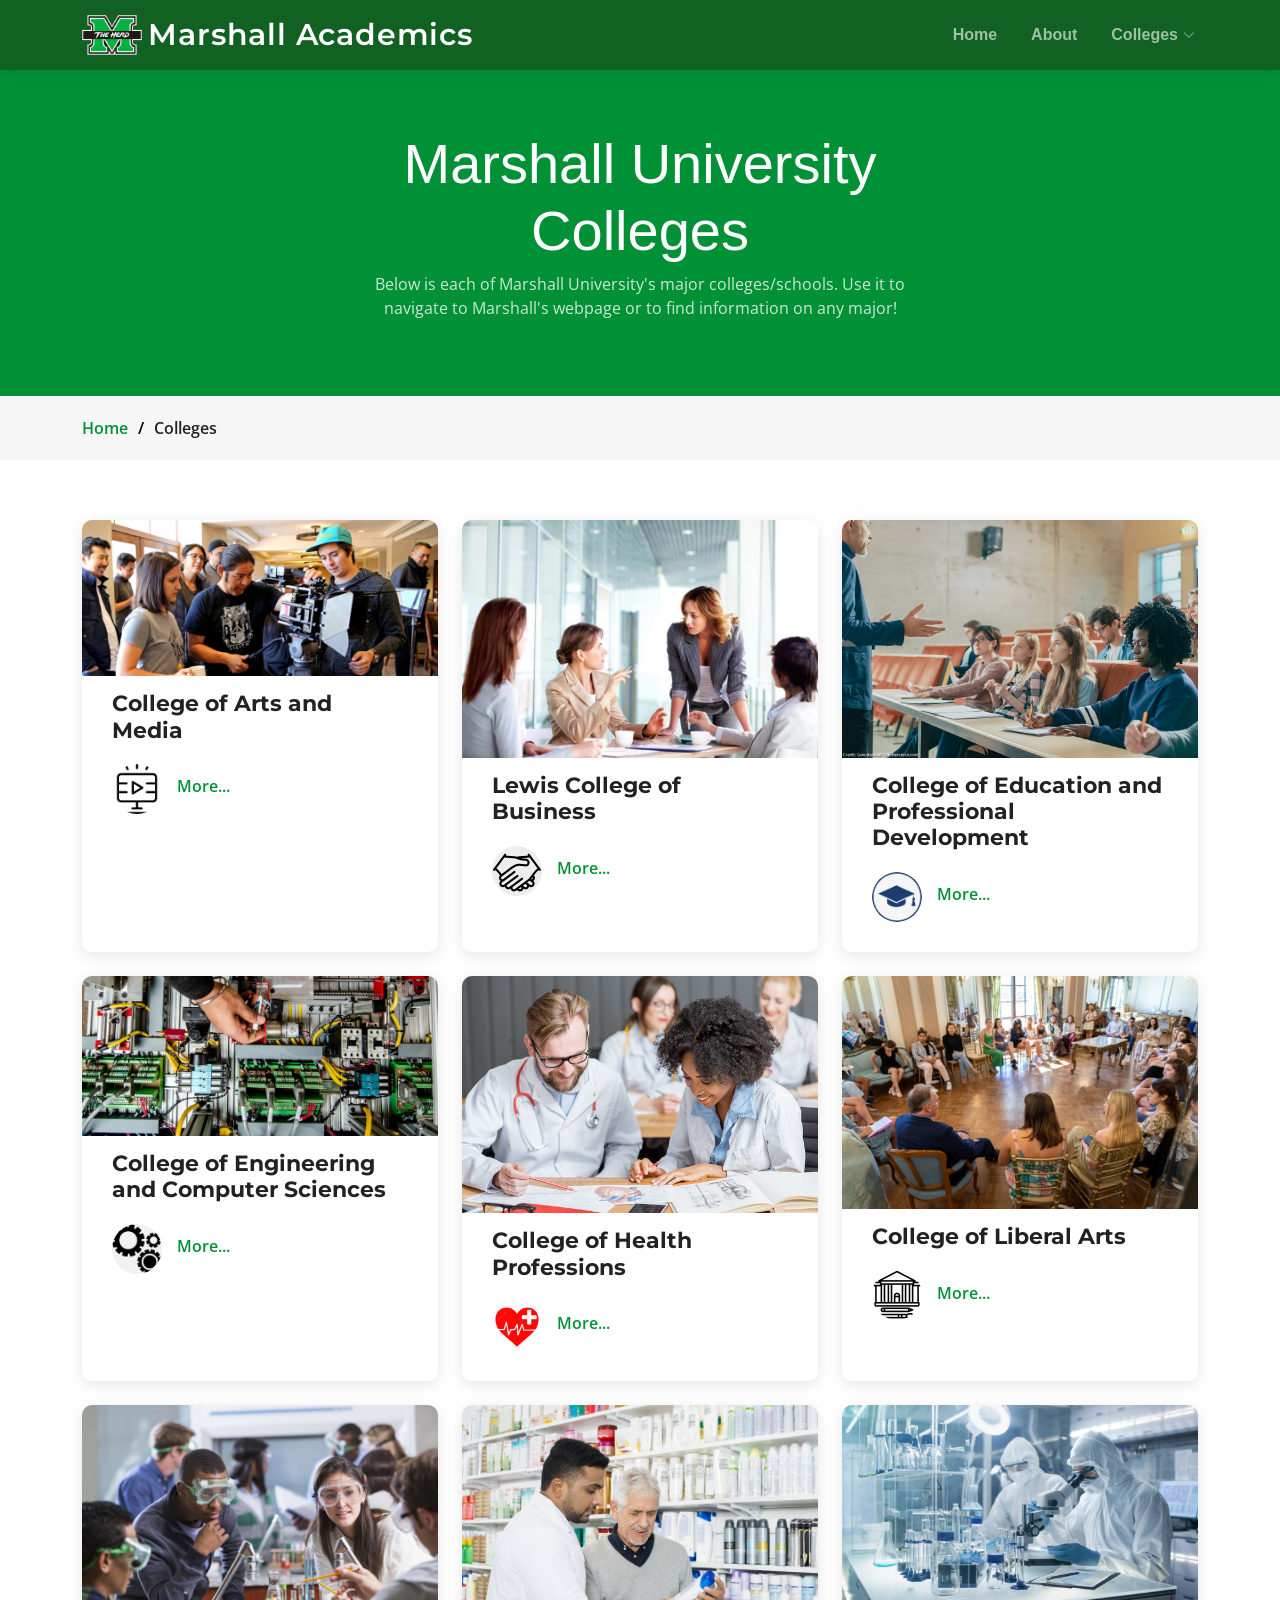
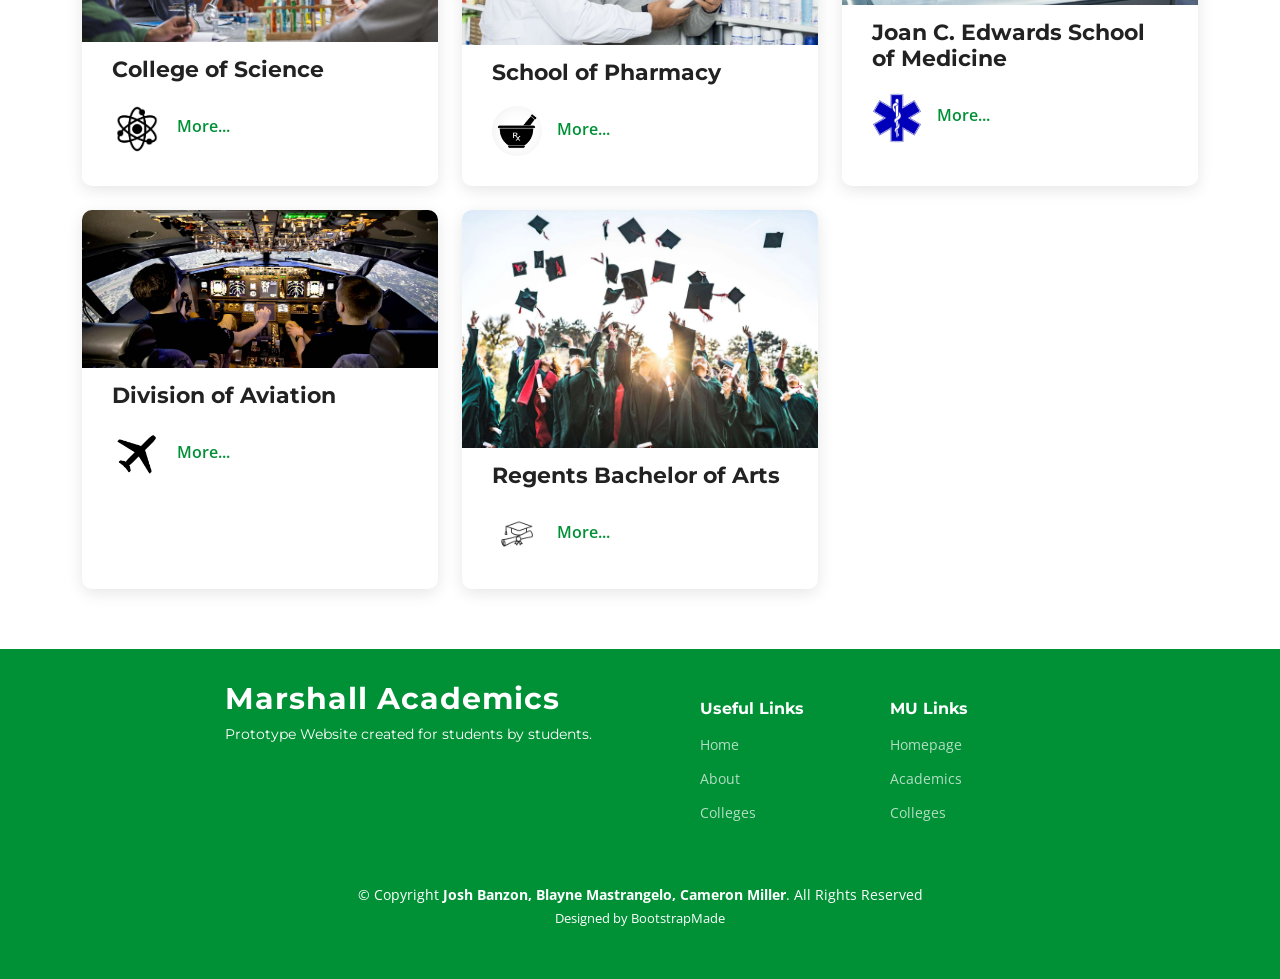
<file: docs/colleges.html>
<!DOCTYPE html>
<html lang="en">

<head>
  <meta charset="utf-8">
  <meta content="width=device-width, initial-scale=1.0" name="viewport">

  <title>Marshall Academics</title>
  <meta content="" name="description">
  <meta content="" name="keywords">

  <!-- Favicons -->
  <link href="img\marshalllogo.png" rel="icon">
  <link href="assets/img/apple-touch-icon.png" rel="apple-touch-icon">

  <!-- Google Fonts -->
  <link rel="preconnect" href="https://fonts.googleapis.com">
  <link rel="preconnect" href="https://fonts.gstatic.com" crossorigin>
  <link href="https://fonts.googleapis.com/css2?family=Open+Sans:ital,wght@0,300;0,400;0,500;0,600;0,700;1,300;1,400;1,600;1,700&family=Montserrat:ital,wght@0,300;0,400;0,500;0,600;0,700;1,300;1,400;1,500;1,600;1,700&family=Raleway:ital,wght@0,300;0,400;0,500;0,600;0,700;1,300;1,400;1,500;1,600;1,700&display=swap" rel="stylesheet">

  <!-- Vendor CSS Files -->
  <link href="assets/vendor/bootstrap/css/bootstrap.min.css" rel="stylesheet">
  <link href="assets/vendor/bootstrap-icons/bootstrap-icons.css" rel="stylesheet">
  <link href="assets/vendor/aos/aos.css" rel="stylesheet">
  <link href="assets/vendor/glightbox/css/glightbox.min.css" rel="stylesheet">
  <link href="assets/vendor/swiper/swiper-bundle.min.css" rel="stylesheet">

  <!-- Template Main CSS File -->
  <link href="assets/css/main.css" rel="stylesheet">

  <!-- =======================================================
  * Template Name: Impact
  * Template URL: https://bootstrapmade.com/impact-bootstrap-business-website-template/
  * Updated: Apr 4 2024 with Bootstrap v5.3.3
  * Author: BootstrapMade.com
  * License: https://bootstrapmade.com/license/
  ======================================================== -->
</head>

<body>

  <!-- ======= Header ======= -->
  <header id="header" class="header d-flex align-items-center">

    <div class="container-fluid container-xl d-flex align-items-center justify-content-between">
      <a href="index.html" class="logo d-flex align-items-center">
        <img src="img\logo.png" alt="marshall logo">
        <h1>Marshall Academics</h1>
      </a>
      <nav id="navbar" class="navbar">
        <ul>
          <li><a href="index.html">Home</a></li>
          <li><a href="about.html">About</a></li>
          <li class="dropdown"><a href="colleges.html"><span>Colleges</span> <i class="bi bi-chevron-down dropdown-indicator"></i></a>
            <ul>
              <li class="dropdown"><a href="#"><span>College of Arts and Media</span> <i class="bi bi-chevron-down dropdown-indicator"></i></a>
                <ul>
                  <li class="dropdown"><a href="#"><span>School of Art and Design</span> <i class="bi bi-chevron-down dropdown-indicator"></i></a>
                    <ul>
                      <li><a href="https://www.marshall.edu/art/art-education/">Art Education</a></li>
                      <li><a href="https://www.marshall.edu/art/art-history/">Art History</a></li>
                      <li><a href="https://www.marshall.edu/art/ceramics/">Ceramics</a></li>
                      <li><a href="https://www.marshall.edu/art/fibers/">Fibers</a></li>
                      <li><a href="https://www.marshall.edu/art/filmmaking/">Foundations</a></li>
                      <li><a href="https://www.marshall.edu/art/graphic-design/">Graphic Design</a></li>
                      <li><a href="https://www.marshall.edu/art/painting/">Painting</a></li>
                      <li><a href="https://www.marshall.edu/art/photography/">Photography</a></li>
                      <li><a href="https://www.marshall.edu/art/printmaking/">Printmaking</a></li>
                      <li><a href="https://www.marshall.edu/art/sculpture/">Sculpture</a></li>
                      <li><a href="https://www.marshall.edu/art/studio-art/">Studio Art</a></li>
                      <li><a href="https://www.marshall.edu/cam/video/">Video Production</a></li>
                      <li><a href="https://www.marshall.edu/art/visual-art-and-design/">Visual Art and Design</a></li>
                    </ul>
                  </li>
                  <li class="dropdown"><a href="#"><span>School of Music</span> <i class="bi bi-chevron-down dropdown-indicator"></i></a>
                    <ul>
                      <li><a href="https://www.marshall.edu/music/music-degree-programs/music-education/">Music Education</a></li>
                      <li><a href="https://www.marshall.edu/music/music-degree-programs/ba-music-studies/">Music Studies</a></li>
                      <li><a href="https://www.marshall.edu/music/music-degree-programs/music-performance/">Music Performance</a></li>
                      <li><a href="https://www.marshall.edu/music/music-degree-programs/theory-and-composition/">Theory and Composition</a></li>
                      <li><a href="https://www.marshall.edu/cam/musical-theatre/">Musical Theater</a></li>
                      <li><a href="https://www.marshall.edu/music/music-degree-programs/bfa-jazz-studies/">Jazz Studies</a></li>
                    </ul>
                  </li>
                  <li class="dropdown"><a href="#"><span>School of Journalism and Mass Communicatons</span> <i class="bi bi-chevron-down dropdown-indicator"></i></a>
                    <ul>
                      <li><a href="https://www.marshall.edu/jmc/advertising-public-relations-major/">Advertising and Public Relations</a></li>
                      <li><a href="https://www.marshall.edu/jmc/journalism-major/">Journalism</a></li>
                      <li><a href="https://www.marshall.edu/jmc/media-studies-production-major/">Media Studies and Production</a></li>
                    </ul>
                  </li>
                  <li class="dropdown"><a href="#"><span>School of Theatre</span> <i class="bi bi-chevron-down dropdown-indicator"></i></a>
                    <ul>
                      <li><a href="https://www.marshall.edu/theatre/academic-program/performance-emphasis/">Performance Emphasis Area</a></li>
                      <li><a href="https://www.marshall.edu/theatre/academic-program/production-emphasis-area/">Production Emphasis Area</a></li>
                      <li><a href="https://www.marshall.edu/cam/musical-theatre/">Musical Theater Program</a></li>
                      <li><a href="https://www.marshall.edu/theatre/academic-program/theatre-minor/">Theater Minor</a></li>
                      <li><a href="https://www.marshall.edu/theatre/academic-program/dance-minor/">Dance Minor</a></li>
                      <li><a href="https://www.marshall.edu/theatre/academic-program/theatre-residency/">Professional Theater Residency</a></li>
                    </ul>
                  </li>
                </ul>
              </li>

              <li class="dropdown"><a href="#"><span>Lewis College of Business</span> <i class="bi bi-chevron-down dropdown-indicator"></i></a>
                <ul>
                  <li class="dropdown"><a href="#"><span>Undergraduate</span> <i class="bi bi-chevron-down dropdown-indicator"></i></a>
                    <ul>
                      <li><a href="https://www.marshall.edu/cob/undergraduate/accounting/">Accounting</a></li>
                      <li><a href="https://www.marshall.edu/cob/undergraduate/aviation-management/">Aviation Managment</a></li>
                      <li><a href="https://www.marshall.edu/cob/undergraduate/economics/">Economics</a></li>
                      <li><a href="https://www.marshall.edu/cob/undergraduate/entrepreneurship/">Entrepreneurship</a></li>
                      <li><a href="https://www.marshall.edu/cob/undergraduate/finance/">Finance</a></li>
                      <li><a href="https://www.marshall.edu/cob/undergraduate/health-care-management/">Health Care Managment</a></li>
                      <li><a href="https://www.marshall.edu/cob/undergraduate/international-business/">International Business</a></li>
                      <li><a href="https://www.marshall.edu/cob/undergraduate/management/">Management</a></li>
                      <li><a href="https://www.marshall.edu/cob/undergraduate/management-information-systems/">Management Information Systems</a></li>
                      <li><a href="https://www.marshall.edu/cob/undergraduate/marketing/">Marketing</a></li>
                      <li><a href="https://www.marshall.edu/cob/undergraduate/online-ba-in-general-business/">Online BA in General Buisness</a></li>
                      <li><a href="https://www.marshall.edu/cob/undergraduate/sports-business/">Sports Business</a></li>
                      <li><a href="https://www.marshall.edu/cob/undergraduate/sustainability-management-and-technology/">Sustainability Managment and Technology</a></li>
                    </ul>
                  </li>
                  <li><a href="https://www.marshall.edu/cob/undergraduate/minors-areas-of-emphasis/">Minors</a></li>
                  <li class="dropdown"><a href="#"><span>Master's Programs</span> <i class="bi bi-chevron-down dropdown-indicator"></i></a>
                    <ul>
                      <li><a href="https://www.marshall.edu/cob/graduate/master-of-business-administration/">Masters of Business Administration</a></li>
                      <li><a href="https://www.marshall.edu/cob/graduate/accountancy/">Masters of Science in Accountancy</a></li>
                      <li><a href="https://www.marshall.edu/cob/graduate/health-informatics/">Masters of Science in Health Informatics</a></li>
                      <li><a href="https://www.marshall.edu/cob/graduate/health-care-administration/">Masters of Science in Health Care Administration</a></li>
                      <li><a href="https://www.marshall.edu/cob/graduate/human-resource-management/">Masters of Science in Human Resource Management</a></li>
                      <li><a href="https://www.marshall.edu/cob/graduate/m-s-in-information-systems/">Masters of Science in Information Systems</a></li>
                      <li><a href="https://www.marshall.edu/cob/graduate/master-of-science-in-sport-administration/">Masters of Science in Sport Administration</a></li>
                    </ul>
                  </li>
                  <li class="dropdown"><a href="#"><span>Graduate Certificates</span> <i class="bi bi-chevron-down dropdown-indicator"></i></a>
                    <ul>
                      <li><a href="https://www.marshall.edu/cob/graduate/certificate-in-technology-management/">Certificate in Technology Management</a></li>
                      <li><a href="https://www.marshall.edu/cob/graduate/health-informatics/data-analytics-certificate/">Data Analytics in Health Care Certificate</a></li>
                    </ul>
                  </li>
                  <li class="dropdown"><a href="#"><span>Doctorate Programs</span> <i class="bi bi-chevron-down dropdown-indicator"></i></a>
                    <ul>
                      <li><a href="https://www.marshall.edu/cob/graduate/doctor-of-business-administration/">Doctor of Buisness Administration</a></li>
                      <li><a href="https://www.marshall.edu/pharmacy/academic-partnerships/pharmdmba-program/">Doctor of Pharmacy/MBA Joint Program</a></li>
                    </ul>
                  </li>
                </ul>
              </li>

              <li class="dropdown"><a href="#"><span>College of Education and Professional Development</span> <i class="bi bi-chevron-down dropdown-indicator"></i></a>
                <ul>
                  <li class="dropdown"><a href="#"><span>Undergraduate</span> <i class="bi bi-chevron-down dropdown-indicator"></i></a>
                    <ul>
                      <li><a href="https://www.marshall.edu/academics/programs/early-childhood-education-ba/">Early Childhood Education</a></li>
                      <li><a href="https://www.marshall.edu/academics/programs/elementary-education-ba/">Elementary Education</a></li>
                      <li><a href="https://www.marshall.edu/academics/programs/secondary-education-ba/">Secondary Education</a></li>
                    </ul>
                  </li>
                  <li class="dropdown"><a href="#"><span>Graduate</span> <i class="bi bi-chevron-down dropdown-indicator"></i></a>
                    <ul>
                      <li><a href="https://www.marshall.edu/academics/programs/elementary-education-ba/">Adult and Continuing Education, M.S.</a></li>
                      <li><a href="https://www.marshall.edu/online/programs/clinical-mental-health-counseling-m-a/">Counseling, M.A.</a></li>
                      <li><a href="https://www.marshall.edu/online/programs/curriculum-and-instruction-ed-d/">Curriculum and Instruction, Ed.D./Ed.S.</a></li>
                      <li><a href="https://www.marshall.edu/academics/programs/leadership-studies-edd/">Leadership Studies, Ed.D./M.A.</a></li>
                      <li><a href="https://www.marshall.edu/academics/programs/literacy-education-ma/">Literacy Education, M.A.</a></li>
                      <li><a href="https://www.marshall.edu/coepd/graduate/school-psychology/">School Psychology, Ed.S.</a></li>
                      <li><a href="https://www.marshall.edu/academics/programs/special-education-ma/">Special Education, M.A.</a></li>
                      <li><a href="https://www.marshall.edu/academics/programs/teaching-mat/">Teaching, M.A.T.</a></li>
                    </ul>
                  </li>
                  <li class="dropdown"><a href="#"><span>Graduate Certificates</span> <i class="bi bi-chevron-down dropdown-indicator"></i></a>
                    <ul>
                      <li><a href="https://www.marshall.edu/coepd/altcert/">Alternate Certification</a></li>
                      <li><a href="https://www.marshall.edu/online/programs/early-childhood-education-graduate-certificate/">Early Childhood Education</a></li>
                      <li><a href="https://www.marshall.edu/online/programs/elementary-math-specialist-graduate-certificate/">Elementary Math Specialist</a></li>
                      <li><a href="https://www.marshall.edu/online/programs/instructional-technology-and-learning-graduate-certificate/">Instructional Technology and Learning</a></li>
                      <li><a href="https://www.marshall.edu/literacy-education/">Literacy Education</a></li>
                      <li><a href="https://www.marshall.edu/online/programs/mathematics-through-algebra-i-graduate-certificate/">Mathematics Through Algebra 1</a></li>
                      <li><a href="https://www.marshall.edu/library/slm/">School Library Media Specialist</a></li>
                      <li><a href="https://www.marshall.edu/coepd/lspost/">School Principalship</a></li>
                      <li><a href="https://www.marshall.edu/coepd/graduate/ls/">Social Service and Attendance</a></li>
                      <li><a href="https://www.marshall.edu/online/programs/teaching-english-as-a-second-language-graduate-certificate/">Teaching English as a Second Language</a></li>
                      <li><a href="https://www.marshall.edu/coepd/counseling/">Violence, Loss, and Trauma Counseling</a></li>
                    </ul>
                  </li>
                </ul>
              </li>

              <li class="dropdown"><a href="#"><span>College of Engineering and Computer Sciences</span> <i class="bi bi-chevron-down dropdown-indicator"></i></a>
                <ul>
                  <li class="dropdown"><a href="#"><span>Department of Computer Sciences and Electrical Engineering</span> <i class="bi bi-chevron-down dropdown-indicator"></i></a>
                    <ul>
                      <li class="dropdown"><a href="#"><span>Undergraduate</span> <i class="bi bi-chevron-down dropdown-indicator"></i></a>
                        <ul>
                          <li><a href="https://www.marshall.edu/cecs/computer-science/">B.S. in Computer Science</a></li>
                          <li><a href="https://www.marshall.edu/cecs/b-s-in-computer-and-information-security/">B.S. in Computer and Information Security</a></li>
                          <li><a href="https://www.marshall.edu/cecs/bs-electrical-and-computer-engineering/">B.S. in Electrical and Computer Engineering</a></li>
                          <li><a href="https://www.marshall.edu/cit/">Computer Information Technology</a></li>
                          <li><a href="https://www.marshall.edu/cecs/amd-in-csee/">Accelerated Master's Degree (AMD) in Computer Science</a></li>
    
                        </ul>
                      </li>
                      <li class="dropdown"><a href="#"><span>Graduate</span> <i class="bi bi-chevron-down dropdown-indicator"></i></a>
                        <ul>
                          <li><a href="https://www.marshall.edu/cecs/mscs/">M.S. in Computer Science</a></li>
                          <li><a href="https://www.marshall.edu/cecs/m-s-in-cybersecurity/">M.S. in Cybersecurity</a></li>
                          <li><a href="https://www.marshall.edu/cecs/data-science-m-s/">M.S. in Data Science</a></li>
                          <li><a href="https://www.marshall.edu/cecs/ms-electrical-and-computer-engineering/">M.S. in Electrical and Computer Engineering</a></li>
    
                        </ul>
                      </li>
                    </ul>
                  </li>
                  <li class="dropdown"><a href="#"><span>Weisberg Department of Mechanical and Industrial Engineering</span> <i class="bi bi-chevron-down dropdown-indicator"></i></a>
                    <ul>
                      <li class="dropdown"><a href="#"><span>Undergraduate</span> <i class="bi bi-chevron-down dropdown-indicator"></i></a>
                        <ul>
                          <li><a href="https://www.marshall.edu/cecs/safety-technology/">B.S. in Occupational Safety and Health</a></li>
                          <li><a href="https://www.marshall.edu/cecs/mechanical-industrial-engineering/bs-mechanical-engineering/">B.S. in Mechanical Engineering</a></li>
                          <li><a href="https://www.marshall.edu/cecs/amd-in-me/">Accelerated Master's Degree (AMD) in Mechanical Engineering</a></li>
                        </ul>
                      </li>
                      <li class="dropdown"><a href="#"><span>Graduate</span> <i class="bi bi-chevron-down dropdown-indicator"></i></a>
                        <ul>
                          <li><a href="https://www.marshall.edu/cecs/environmental-science/">M.S. in Environmental Science</a></li>
                          <li><a href="https://www.marshall.edu/cecs/safety-technology-graduate-degree-program/">M.S. in Safety</a></li>
                          <li><a href="https://www.marshall.edu/cecs/mechanical-industrial-engineering/ms-mechanical-engineering/">M.S. in Mechanical Engineering</a></li>
                        </ul>
                      </li>
                    </ul>
                  </li>
                  <li class="dropdown"><a href="#"><span>Department of Civil Engineering</span> <i class="bi bi-chevron-down dropdown-indicator"></i></a>
                    <ul>
                      <li class="dropdown"><a href="#"><span>Undergraduate</span> <i class="bi bi-chevron-down dropdown-indicator"></i></a>
                        <ul>
                          <li><a href="https://www.marshall.edu/cecs/b-s-in-civil-engineering/">B.S. in Civil Engineering</a></li>
                          <li><a href="https://www.marshall.edu/cecs/amd-in-civil-and-environmental-engineering/">Accelerated Masters Degree (AMD) in Civil and Environmental Engineering</a></li>
                          <li><a href="https://www.marshall.edu/cecs/amd-in-engineering-management/">Accelerated Masters Degree (AMD) in Engineering Management</a></li>
                        </ul>
                      </li>
                      <li class="dropdown"><a href="#"><span>Graduate</span> <i class="bi bi-chevron-down dropdown-indicator"></i></a>
                        <ul>
                          <li><a href="https://www.marshall.edu/cecs/civil-engineering/ms-in-engineering/#EM">M.S. in Engineering Management</a></li>
                          <li><a href="https://www.marshall.edu/cecs/civil-engineering/ms-in-engineering/#CEE">M.S. in Civil and Environmental Engineering</a></li>
                        </ul>
                      </li>
                    </ul>
                  </li>
                  <li class="dropdown"><a href="#"><span>Department of Biomedical Engineering</span> <i class="bi bi-chevron-down dropdown-indicator"></i></a>
                    <ul>
                      <li class="dropdown"><a href="#"><span>Undergraduate</span> <i class="bi bi-chevron-down dropdown-indicator"></i></a>
                        <ul>
                          <li><a href="https://www.marshall.edu/cecs/biomedical-engineering/biomedical-engineering-bs/">B.S. in Biomedical Engineering</a></li>
                        </ul>
                      </li>
                    </ul>
                  </li>
                </ul>
              </li>

              <li class="dropdown"><a href="#"><span>College of Health Professions</span> <i class="bi bi-chevron-down dropdown-indicator"></i></a>
                <ul>
                  <li class="dropdown"><a href="#"><span>Undergraduate</span> <i class="bi bi-chevron-down dropdown-indicator"></i></a>
                    <ul>
                      <li><a href="https://www.marshall.edu/academics/programs/athletic-training-bsms/">Athletic Training</a></li>
                      <li><a href="https://www.marshall.edu/academics/programs/biomechanics-bs/">Biomechanics</a></li>
                      <li><a href="https://www.marshall.edu/academics/programs/communication-disorders-bs/">Communication Disorders</a></li>
                      <li><a href="https://www.marshall.edu/academics/programs/dietetics-bs/">Dietetics</a></li>
                      <li><a href="https://www.marshall.edu/academics/programs/exercise-science-bs/">Exercise Science</a></li>
                      <li><a href="https://www.marshall.edu/academics/programs/health-sciences-bs/">Health Sciences</a></li>
                      <li><a href="https://www.st-marys.org/careers-and-education/school-of-medical-imaging/">Medical Imaging</a></li>
                      <li><a href="https://www.marshall.edu/online/programs/medical-laboratory-science-b-s/">Medical Laboratory Science</a></li>
                      <li><a href="https://www.marshall.edu/academics/programs/medical-laboratory-technology-aas/">Medical Laboratory Technology</a></li>
                      <li><a href="https://www.st-marys.org/careers-and-education/school-of-nursing/">Nursing, A.S.N.	Associate of Science</a></li>
                      <li><a href="https://www.marshall.edu/academics/programs/nursing-b-a-b-s-to-b-s-n/">Nursing, B.A./B.S. to B.S.N.</a></li>
                      <li><a href="https://www.marshall.edu/academics/programs/nursing-bsn/">Nursing, B.S.N.	Bachelor of Science</a></li>
                      <li><a href="https://www.marshall.edu/online/programs/nursing-b-s-n/">R.N. to B.S.N Online Program</a></li>
                      <li><a href="https://www.st-marys.org/careers-and-education/school-of-respiratory-care/">Respiratory Care</a></li>
                      <li><a href="https://www.marshall.edu/academics/programs/social-work-bsw/">Social Work</a></li>
                    </ul>
                  </li>
                  <li class="dropdown"><a href="#"><span>Graduate</span> <i class="bi bi-chevron-down dropdown-indicator"></i></a>
                    <ul>
                      <li><a href="https://www.marshall.edu/academics/programs/athletic-training-m-s/">Athletic Training, M.S</a></li>
                      <li><a href="https://www.marshall.edu/academics/programs/biomechanics-m-s/">Biomechanics, M.S.</a></li>
                      <li><a href="https://www.marshall.edu/academics/programs/communication-disorders-ms/">Communication Disorders, M.S.</a></li>
                      <li><a href="https://www.marshall.edu/academics/programs/dietetics-ms/">Dietetics, M.S.</a></li>
                      <li><a href="https://www.marshall.edu/academics/programs/exercise-science-m-s/">Exercise Science, M.S.</a></li>
                      <li><a href="https://www.marshall.edu/online/programs/nursing-practice-d-n-p/">Nursing Practice, D.N.P.</a></li>
                      <li><a href="https://www.marshall.edu/academics/programs/nursing-msn/">Nursing, M.S.N.	Master of Science</a></li>
                      <li><a href="https://www.marshall.edu/academics/programs/physical-therapy-dpt/">Physical Therapy, D.P.T.</a></li>
                      <li><a href="https://www.marshall.edu/academics/programs/public-health-mph/">Public Health, M.P.H.</a></li>
                      <li><a href="https://www.marshall.edu/academics/programs/social-work-msw/">Social Work, M.S.W.</a></li>
                    </ul>
                  </li>
                  <li class="dropdown"><a href="#"><span>Graduate Certificate</span> <i class="bi bi-chevron-down dropdown-indicator"></i></a>
                    <ul>
                      <li><a href="https://www.marshall.edu/social-work/msw-school-social-work-certificate/">Certified School Social Work Specialist</a></li>
                      <li><a href="https://www.marshall.edu/nursing/">Family Nurse Practitioner</a></li>
                      <li><a href="https://www.marshall.edu/nursing/https://www.marshall.edu/nursing/">Nurse Administration</a></li>
                      <li><a href="https://www.marshall.edu/nursing/degrees/certificates/">Nursing Education</a></li>
                    </ul>
                  </li>
                  <li class="dropdown"><a href="#"><span>Professional</span> <i class="bi bi-chevron-down dropdown-indicator"></i></a>
                    <ul>
                      <li><a href="https://www.marshall.edu/online/programs/nursing-practice-d-n-p/">Nursing Practice, D.N.P.</a></li>
                      <li><a href="https://www.marshall.edu/academics/programs/physical-therapy-dpt/">Physical Therapy, D.P.T.</a></li>
                    </ul>
                  </li>
                </ul>
              </li>

              <li class="dropdown"><a href="#"><span>College of Liberal Arts</span> <i class="bi bi-chevron-down dropdown-indicator"></i></a>
                <ul>
                  <li class="dropdown"><a href="#"><span>Undergraduate</span> <i class="bi bi-chevron-down dropdown-indicator"></i></a>
                    <ul>
                      <li><a href="https://www.marshall.edu/academics/programs/anthropology-ba/">Anthropology</a></li>
                      <li><a href="https://www.marshall.edu/academics/programs/communication-studies-ba/">Communication Studies</a></li>
                      <li><a href="https://www.marshall.edu/academics/programs/creative-writing-ba/">Creative Writing</a></li>
                      <li><a href="https://www.marshall.edu/academics/programs/english-ba/">English</a></li>
                      <li><a href="https://www.marshall.edu/academics/programs/french-ba/">French</a></li>
                      <li><a href="https://www.marshall.edu/academics/programs/geography-ba/">Geography, B.A.</a></li>
                      <li><a href="https://www.marshall.edu/academics/programs/geography-bs/">Geography, B.S.</a></li>
                      <li><a href="https://www.marshall.edu/academics/programs/history-ba/">History</a></li>
                      <li><a href="https://www.marshall.edu/academics/programs/humanities-ba/">Humanities</a></li>
                      <li><a href="https://www.marshall.edu/academics/programs/international-affairs-ba/">International Affairs</a></li>
                      <li><a href="https://www.marshall.edu/academics/programs/japanese-ba/">Japanese</a></li>
                      <li><a href="https://www.marshall.edu/academics/programs/latin-ba/">Latin</a></li>
                      <li><a href="https://www.marshall.edu/academics/programs/literary-studies-ba/">Literary Studies</a></li>
                      <li><a href="https://www.marshall.edu/academics/programs/political-science-ba/">Political Science</a></li>
                      <li><a href="https://www.marshall.edu/spc/pre-law/">Pre-Law</a></li>
                      <li><a href="https://www.marshall.edu/academics/programs/professional-writing-ba/">Professional Writing</a></li>
                      <li><a href="https://www.marshall.edu/academics/programs/psychology-ba/">Psychology, B.A.</a></li>
                      <li><a href="https://www.marshall.edu/academics/programs/psychology-b-s/">Psychology, B.S.</a></li>
                      <li><a href="https://www.marshall.edu/academics/programs/sociology-ba/">Sociology, B.A.</a></li>
                      <li><a href="https://www.marshall.edu/academics/programs/spanish-ba/">Spanish, B.A.</a></li>
                    </ul>
                  </li>
                  <li class="dropdown"><a href="#"><span>Graduate</span> <i class="bi bi-chevron-down dropdown-indicator"></i></a>
                    <ul>
                      <li><a href="https://www.marshall.edu/academics/programs/clinical-psychology-psyd/">Clinical Psychology, Psy.D</a></li>
                      <li><a href="https://www.marshall.edu/academics/programs/communication-studies-ma/">Communication Studies, M.A.</a></li>
                      <li><a href="https://www.marshall.edu/academics/programs/english-ma/">English, M.A.</a></li>
                      <li><a href="https://www.marshall.edu/geography/degrees/masters-degree-in-geography/">Geography, M.A.</a></li>
                      <li><a href="https://www.marshall.edu/geography/degrees/masters-degree-in-geography/">Geography, M.S.</a></li>
                      <li><a href="https://www.marshall.edu/academics/programs/history-ma/">History, M.A.</a></li>
                      <li><a href="https://www.marshall.edu/academics/programs/humanities-ma/">Humanities, M.A.</a></li>
                      <li><a href="https://www.marshall.edu/academics/programs/psychology-ma/">Psychology, M.A.</a></li>
                      <li><a href="https://www.marshall.edu/academics/programs/public-administration-mpa/">Public Administration, M.P.A.</a></li>
                      <li><a href="https://www.marshall.edu/academics/programs/sociology-ma/">Sociology, M.A.</a></li>
                    </ul>
                  </li>
                  <li class="dropdown"><a href="#"><span>Graduate Certificate</span> <i class="bi bi-chevron-down dropdown-indicator"></i></a>
                    <ul>
                      <li><a href="https://www.marshall.edu/graduatehumanities/degree-and-certificate-programs/appalachian-studies-certificate/">Appalachian Studies</a></li>
                      <li><a href="https://www.marshall.edu/psych/programs/certificate-programs/">Behavioral Statistics</a></li>
                      <li><a href="https://www.marshall.edu/psych/">Clinical Psychology</a></li>
                      <li><a href="https://www.marshall.edu/academics/programs/human-geography-graduate-certificate/">Human Geography</a></li>
                      <li><a href="https://www.marshall.edu/humanities/classics/">Latin</a></li>
                      <li><a href="https://www.marshall.edu/mpa/program-description/nonprofitcertificate/">Non-Profit Management</a></li>
                      <li><a href="https://www.marshall.edu/history/">Public History</a></li>
                      <li><a href="https://www.marshall.edu/womenstu/grad-students/graduate-student-info/">Women's Studies</a></li>
                    </ul>
                  </li>
                </ul>
              </li>

              <li class="dropdown"><a href="#"><span>College of Science</span> <i class="bi bi-chevron-down dropdown-indicator"></i></a>
                <ul>
                  <li class="dropdown"><a href="#"><span>Undergraduate</span> <i class="bi bi-chevron-down dropdown-indicator"></i></a>
                    <ul>
                      <li><a href="https://www.marshall.edu/chemistry/degrees/undergraduate/">Biochemistry, B.S.</a></li>
                      <li><a href="https://www.marshall.edu/biology/undergrad/">Biological Sciences, B.S.</a></li>
                      <li><a href="https://www.marshall.edu/chemistry/degrees/undergraduate/">Chemical Sciences, B.S.</a></li>
                      <li><a href="https://www.marshall.edu/chemistry/degrees/undergraduate/">Chemistry (ACS Certified), B.S.</a></li>
                      <li><a href="https://www.marshall.edu/criminal-justice/degrees/undergraduate/">Criminal Justice, B.A.</a></li>
                      <li><a href="https://www.marshall.edu/cfs/cfs-undergraduate/">Cyber Forensics & Security, B.S.</a></li>
                      <li><a href="https://www.marshall.edu/chemistry/degrees/undergraduate/">Environmental Chemistry, B.S.</a></li>
                      <li><a href="https://www.marshall.edu/nre/environmental-science/">Environmental Science, B.S.</a></li>
                      <li><a href="https://www.marshall.edu/chemistry/degrees/undergraduate/">Forensic Chemistry, B.S.</a></li>
                      <li><a href="https://www.marshall.edu/geology/degrees/">Geology, B.S.</a></li>
                      <li><a href="https://www.marshall.edu/academics/programs/mathematics-bs/">Mathematics, B.S.</a></li>
                      <li><a href="https://www.marshall.edu/nre/natural-resources-and-recreation-management/">Natural Resources & Recreation Management, B.S.</a></li>
                      <li><a href="https://www.marshall.edu/physics/degrees/bachelor-of-science/">Physics, B.S.</a></li>
                      <li><a href="https://www.marshall.edu/nre/specialty-agriculture/">Specialty Agriculture, B.S.</a></li>
                      <li><a href="https://www.marshall.edu/academics/programs/statistics-bs/">Statistics, B.S.</a></li>

                    </ul>
                  </li>
                  <li class="dropdown"><a href="#"><span>Graduate</span> <i class="bi bi-chevron-down dropdown-indicator"></i></a>
                    <ul>
                      <li> <a href="https://www.marshall.edu/biology/amd/">Accelerated Biological Sciences, M.S./M.A.</a></li>
                      <li><a href="https://www.marshall.edu/criminal-justice/degrees/graduate-agd/">Accelerated Criminal Justice, M.S.</a></li>
                      <li><a href="https://www.marshall.edu/biology/graduate/">Biological Sciences, M.A.</a></li>
                      <li><a href="https://www.marshall.edu/biology/graduate/">Biological Sciences, M.S.</a></li>
                      <li><a href="https://www.marshall.edu/chemistry/degrees/graduate/">Chemistry, M.S.</a></li>
                      <li><a href="https://www.marshall.edu/criminal-justice/degrees/graduate/">Criminal Justice, M.S.</a></li>
                      <li><a href="https://www.marshall.edu/cfs/cfs-graduate/">Cyber Forensics & Security, M.S.</a></li>
                      <li><a href="https://www.marshall.edu/forensics/digital-certificate">Digital Forensics, Grad Certificate</a></li>
                      <li><a href="https://www.marshall.edu/forensics/program-overview">Forensic Science, M.S.</a></li>
                      <li><a href="https://www.marshall.edu/academics/programs/mathematics-ma/">Mathematics, M.A.</a></li>
                      <li><a href="https://www.marshall.edu/nre/natural-resources-and-recreation-management/">Natural Resources & the Environment, M.S.</a></li>
                      <li><a href="https://www.marshall.edu/physics/degrees/master-of-science/">Physical and Applied Science, M.S.</a></li>
                      <li><a href="https://www.marshall.edu/physics/physics-m-s-gs80/">Physics, M.S.</a></li>

                    </ul>
                  </li>
                  <li class="dropdown"><a href="#"><span>Minors</span> <i class="bi bi-chevron-down dropdown-indicator"></i></a>
                    <ul>
                      <li><a href="https://www.marshall.edu/cos/preprof/minor/">Pre-Professional Health Care Studies, Interdisciplinary</a></li>
                    </ul>
                  </li>
                </ul>
              </li>

              <li class="dropdown"><a href="#"><span>School of Pharmacy</span> <i class="bi bi-chevron-down dropdown-indicator"></i></a>
                <ul>
                  <li><a href="https://www.marshall.edu/pharmacy/join-our-program/">Pharm.D. Program</a></li>
                  <li class="dropdown"><a href="#"><span>Undergraduate</span> <i class="bi bi-chevron-down dropdown-indicator"></i></a>
                    <ul>
                      <li><a href="https://www.marshall.edu/pharmacy/bs-pharmaceutical-sciences/">Pharmaceutical Sciences (BSPS)</a></li>
                    </ul>
                  </li>
                  <li class="dropdown"><a href="#"><span>Graduate</span> <i class="bi bi-chevron-down dropdown-indicator"></i></a>
                    <ul>
                      <li><a href="https://www.marshall.edu/pharmacy/msps/">Pharmaceutical Sciences (MSPS)</a></li>
                    </ul>
                  </li>
                </ul>
              </li>

              <li class="dropdown"><a href="#"><span>Joan C. Edwards School of Medicine </span> <i class="bi bi-chevron-down dropdown-indicator"></i></a>
                <ul>
                  <li class="dropdown"><a href="#"><span>Residency Programs</span> <i class="bi bi-chevron-down dropdown-indicator"></i></a>
                    <ul>
                      <li><a href="https://jcesom.marshall.edu/residents-fellows/programs/family-medicine/">Family Medicine</a></li>
                      <li><a href="https://jcesom.marshall.edu/residents-fellows/programs/dental/">Dental</a></li>
                      <li><a href="https://jcesom.marshall.edu/residents-fellows/programs/surgery/">General Surgery</a></li>
                      <li><a href="https://jcesom.marshall.edu/residents-fellows/programs/internal-medicine/">Internal Medicine</a></li>
                      <li><a href="https://jcesom.marshall.edu/residents-fellows/programs/med-peds/">Medicine-Pediatrics</a></li>
                      <li><a href="https://jcesom.marshall.edu/residents-fellows/programs/neurology/">Neurology</a></li>
                      <li><a href="https://jcesom.marshall.edu/residents-fellows/programs/orthopaedics/">Obstetrics-Gynecology</a></li>
                      <li><a href="https://jcesom.marshall.edu/residents-fellows/programs/orthopaedics/">Orthopaedic Surgery</a></li>
                      <li><a href="https://jcesom.marshall.edu/residents-fellows/programs/pediatrics/">Pediatrics</a></li>
                      <li><a href="https://jcesom.marshall.edu/residents-fellows/programs/psychiatry/">Psychiatry</a></li>
                    </ul>
                  </li>
                  <li class="dropdown"><a href="#"><span>Fellowship Programs</span> <i class="bi bi-chevron-down dropdown-indicator"></i></a>
                    <ul>
                      <li><a href="https://jcesom.marshall.edu/residents-fellows/programs/addiction-medicine-fellowship/">Addiction Medicine</a></li>
                      <li><a href="https://jcesom.marshall.edu/residents-fellows/programs/cardiology/">Cardiology</a></li>
                      <li><a href="https://jcesom.marshall.edu/residents-fellows/programs/child-adolescent-psychiatry/">Child & Adolescent Psychiatry</a></li>
                      <li><a href="https://jcesom.marshall.edu/residents-fellows/programs/endocrinology/">Endocrinology</a></li>
                      <li><a href="https://jcesom.marshall.edu/residents-fellows/programs/gastroenterology-fellowship/">Gastroenterology</a></li>
                      <li><a href="https://jcesom.marshall.edu/residents-fellows/programs/geriatric-medicine-fellowship/">Geriatric Medicine</a></li>
                      <li><a href="https://jcesom.marshall.edu/residents-fellows/programs/geriatric-psychiatry/">Geriatric Psychiatry</a></li>
                      <li><a href="https://jcesom.marshall.edu/residents-fellows/programs/hematology-oncology/">Hematology-Oncology</a></li>
                      <li><a href="https://jcesom.marshall.edu/residents-fellows/programs/interventional-cardiology/">Interventional Cardiology</a></li>
                      <li><a href="https://jcesom.marshall.edu/residents-fellows/programs/neonatal-perinatal-medicine-fellowship/">Neonatal-Perinatal Medicine</a></li>
                      <li><a href="https://jcesom.marshall.edu/residents-fellows/programs/nephrology/">Nephrology</a></li>
                      <li><a href="https://jcesom.marshall.edu/residents-fellows/programs/pediatric-hospital-medicine-fellowship/">Pediatric Hospital Medicine</a></li>
                      <li><a href="https://jcesom.marshall.edu/residents-fellows/programs/pulmonary-critical-care/">Pulmonary Critical Care</a></li>
                      <li><a href="https://jcesom.marshall.edu/residents-fellows/programs/sports-medicine-fellowship/">Sports Medicine</a></li>
                    </ul>
                  </li>
                  <li class="dropdown"><a href="#"><span>Marshall Community Health Consortium</span> <i class="bi bi-chevron-down dropdown-indicator"></i></a>
                    <ul>
                      <li> <a href="https://www.holzer.org/residency-program/">Holzer Family Medicine</a>
                      <li><a href="https://jcesom.marshall.edu/residents-fellows/programs/Rural-General-Surgery-Residency">Rural General Surgery Residency</a></li>
                      <li><a href="https://jcesom.marshall.edu/news/musom-news/marshall-university-to-establish-rural-residency-program-for-internal-medicine/">Rural Internal Medicine Residency</a></li>
                      <li><a href="https://jcesom.marshall.edu/residents-fellows/programs/RURAL-psychiatry/">Rural Psychiatry Residency</a></li>
                    </ul>
                  </li>
                </ul>
              </li>

              <li class="dropdown"><a href="#"><span>Division of Aviation </span> <i class="bi bi-chevron-down dropdown-indicator"></i></a>
                <ul>
                  <li><a href="https://www.marshall.edu/aviation/professional-pilot-b-s/">Bill Noe Flight School</a></li>
                  <li><a href="https://www.marshall.edu/aviation/aviation-maintenance-a-a-s/">Aviation Maintenance Technology Program</a></li>
                </ul>
              </li>

              <li class="dropdown"><a href="https://www.marshall.edu/rba/"><span>Regents Bachelor of Arts</span> <i class="bi bi-chevron-down dropdown-indicator"></i></a>
                <ul>
                  <li><a href="https://www.marshall.edu/rba/areas-of-emphasis/">Emphases</a></li>
                </ul>
              </li>
            </ul>
          </li>
        </ul>
      </nav><!-- .navbar -->

      <i class="mobile-nav-toggle mobile-nav-show bi bi-list"></i>
      <i class="mobile-nav-toggle mobile-nav-hide d-none bi bi-x"></i>

    </div>
  </header><!-- End Header -->
  <!-- End Header -->

  <main id="main">

    <!-- ======= Breadcrumbs ======= -->
    <div class="breadcrumbs">
      <div class="page-header d-flex align-items-center" style="background-image: url('');">
        <div class="container position-relative">
          <div class="row d-flex justify-content-center">
            <div class="col-lg-6 text-center">
              <h2>Marshall University Colleges</h2>
              <p>Below is each of Marshall University's major colleges/schools. Use it to navigate to Marshall's webpage or to find information on any major!</p>
            </div>
          </div>
        </div>
      </div>
      <nav>
        <div class="container">
          <ol>
            <li><a href="index.html">Home</a></li>
            <li>Colleges</li>
          </ol>
        </div>
      </nav>
    </div><!-- End Breadcrumbs -->

    <!-- ======= Blog Section ======= -->
    <section id="blog" class="blog">
      <div class="container" data-aos="fade-up">

        <div class="row gy-4 posts-list">

          <div class="col-xl-4 col-md-6">
            <article>

              <div class="post-img">
                <img src="img/artsmedia.jpg" alt="" class="img-fluid">
              </div>

              <h2 class="title">
                <a href="https://www.marshall.edu/cam/">College of Arts and Media</a>
              </h2>

              <div class="d-flex align-items-center">
                <img src="img/artmedialogo.png" alt="" class="img-fluid post-author-img flex-shrink-0">
                <div class="post-meta">
                  <p class="post-author-list"><a href="https://www.marshall.edu/cam/">More...</a></p>
                </div>
              </div>

            </article>
          </div><!-- End post list item -->

          <div class="col-xl-4 col-md-6">
            <article>

              <div class="post-img">
                <img src="img/business.jpg" alt="" class="img-fluid">
              </div>

              <h2 class="title">
                <a href="https://www.marshall.edu/cob/">Lewis College of Business</a>
              </h2>

              <div class="d-flex align-items-center">
                <img src="img/businesslogo.jpg" alt="" class="img-fluid post-author-img flex-shrink-0">
                <div class="post-meta">
                  <p class="post-author-list"><a href="https://www.marshall.edu/cob/">More...</a></p>
                </div>
              </div>

            </article>
          </div><!-- End post list item -->

          <div class="col-xl-4 col-md-6">
            <article>

              <div class="post-img">
                <img src="img/edu.jpg" alt="" class="img-fluid">
              </div>

              <h2 class="title">
                <a href="https://www.marshall.edu/coepd/">College of Education and Professional Development</a>
              </h2>

              <div class="d-flex align-items-center">
                <img src="img/edulogo.jpg" alt="" class="img-fluid post-author-img flex-shrink-0">
                <div class="post-meta">
                  <p class="post-author-list"><a href="https://www.marshall.edu/coepd/">More...</a></p>
                </div>
              </div>

            </article>
          </div><!-- End post list item -->

          <div class="col-xl-4 col-md-6">
            <article>

              <div class="post-img">
                <img src="img/engieering.jpg" alt="" class="img-fluid">
              </div>

              <h2 class="title">
                <a href="https://www.marshall.edu/cecs/">College of Engineering and Computer Sciences</a>
              </h2>

              <div class="d-flex align-items-center">
                <img src="img/engineeringlogo.png" alt="" class="img-fluid post-author-img flex-shrink-0">
                <div class="post-meta">
                  <p class="post-author-list"><a href="https://www.marshall.edu/cecs/">More...</a></p>
                </div>
              </div>

            </article>
          </div><!-- End post list item -->

          <div class="col-xl-4 col-md-6">
            <article>

              <div class="post-img">
                <img src="img/health.jpg" alt="" class="img-fluid">
              </div>

              <h2 class="title">
                <a href="https://www.marshall.edu/cohp/">College of Health Professions</a>
              </h2>

              <div class="d-flex align-items-center">
                <img src="img/healthlogo.png" alt="" class="img-fluid post-author-img flex-shrink-0">
                <div class="post-meta">
                  <p class="post-author-list"><a href="https://www.marshall.edu/cohp/">More...</a></p>
                </div>
              </div>

            </article>
          </div><!-- End post list item -->

          <div class="col-xl-4 col-md-6">
            <article>

              <div class="post-img">
                <img src="img/libart.jpg" alt="" class="img-fluid">
              </div>

              <h2 class="title">
                <a href="https://www.marshall.edu/cola/">College of Liberal Arts</a>
              </h2>

              <div class="d-flex align-items-center">
                <img src="img/libartlogo.png" alt="" class="img-fluid post-author-img flex-shrink-0">
                <div class="post-meta">
                  <p class="post-author-list"><a href="https://www.marshall.edu/cola/">More...</a></p>
                </div>
              </div>

            </article>
          </div><!-- End post list item -->

          <div class="col-xl-4 col-md-6">
            <article>

              <div class="post-img">
                <img src="img/science.jpg" alt="" class="img-fluid">
              </div>

              <h2 class="title">
                <a href="https://www.marshall.edu/cos/">College of Science</a>
              </h2>

              <div class="d-flex align-items-center">
                <img src="img/scienelogo.jpg" alt="" class="img-fluid post-author-img flex-shrink-0">
                <div class="post-meta">
                  <p class="post-author-list"><a href="https://www.marshall.edu/cos/">More...</a></p>
                </div>
              </div>

            </article>
          </div><!-- End post list item -->

          <div class="col-xl-4 col-md-6">
            <article>

              <div class="post-img">
                <img src="img/pharmacy.jpg" alt="" class="img-fluid">
              </div>

              <h2 class="title">
                <a href="https://www.marshall.edu/pharmacy/">School of Pharmacy</a>
              </h2>

              <div class="d-flex align-items-center">
                <img src="img/pharmacylogo.jpg" alt="" class="img-fluid post-author-img flex-shrink-0">
                <div class="post-meta">
                  <p class="post-author-list"><a href="https://www.marshall.edu/pharmacy/">More...</a></p>
                </div>
              </div>

            </article>
          </div><!-- End post list item -->

          <div class="col-xl-4 col-md-6">
            <article>

              <div class="post-img">
                <img src="img/medicine.jpg" alt="" class="img-fluid">
              </div>

              <h2 class="title">
                <a href="https://jcesom.marshall.edu/">Joan C. Edwards School of Medicine</a>
              </h2>

              <div class="d-flex align-items-center">
                <img src="img/joanclogo.png" alt="" class="img-fluid post-author-img flex-shrink-0">
                <div class="post-meta">
                  <p class="post-author-list"><a href="https://jcesom.marshall.edu/">More...</a></p>
                </div>
              </div>

            </article>
          </div><!-- End post list item -->

          <div class="col-xl-4 col-md-6">
            <article>

              <div class="post-img">
                <img src="img/aviation.jpg" alt="" class="img-fluid">
              </div>

              <h2 class="title">
                <a href="https://www.marshall.edu/aviation/">Division of Aviation</a>
              </h2>

              <div class="d-flex align-items-center">
                <img src="img/aviationlogo.jpg" alt="" class="img-fluid post-author-img flex-shrink-0">
                <div class="post-meta">
                  <p class="post-author-list"><a href="https://www.marshall.edu/aviation/">More...</a></p>
                </div>
              </div>

            </article>
          </div><!-- End post list item -->

          <div class="col-xl-4 col-md-6">
            <article>

              <div class="post-img">
                <img src="img/regent.jpg" alt="" class="img-fluid">
              </div>

              <h2 class="title">
                <a href="https://www.marshall.edu/rba/">Regents Bachelor of Arts</a>
              </h2>

              <div class="d-flex align-items-center">
                <img src="img/regentlogo.jpg" alt="" class="img-fluid post-author-img flex-shrink-0">
                <div class="post-meta">
                  <p class="post-author-list"><a href="https://www.marshall.edu/rba/">More...</a></p>
                </div>
              </div>

            </article>
          </div><!-- End post list item -->

        </div><!-- End blog posts list -->

      </div>
    </section><!-- End Blog Section -->

  </main><!-- End #main -->

    <!-- ======= Footer ======= -->
    <footer id="footer" class="footer">

      <div class="container">
        <div class="row gy-4 justify-content-center">
          <div class="col-lg-5 col-md-12 footer-info">
            <a href="index.html" class="logo d-flex align-items-center">
              <span>Marshall Academics</span>
            </a>
            <p>Prototype Website created for students by students.</p>
          </div>
  
          <div class="col-lg-2 col-6 footer-links">
            <h4>Useful Links</h4>
            <ul>
              <li><a href="index.html">Home</a></li>
              <li><a href="about.html">About</a></li>
              <li><a href="colleges.html">Colleges</a></li>
            </ul>
          </div>
  
          <div class="col-lg-2 col-6 footer-links">
            <h4>MU Links</h4>
            <ul>
              <li><a href="https://www.marshall.edu/">Homepage</a></li>
              <li><a href="https://www.marshall.edu/academics/">Academics</a></li>
              <li><a href="https://www.marshall.edu/academics/colleges/">Colleges</a></li>
            </ul>
          </div>
        </div>
      </div>
  
      <div class="container mt-4">
        <div class="copyright">
          &copy; Copyright <strong><span>Josh Banzon, Blayne Mastrangelo, Cameron Miller</span></strong>. All Rights Reserved
        </div>
        <div class="credits">
          <!-- All the links in the footer should remain intact. -->
          <!-- You can delete the links only if you purchased the pro version. -->
          <!-- Licensing information: https://bootstrapmade.com/license/ -->
          <!-- Purchase the pro version with working PHP/AJAX contact form: https://bootstrapmade.com/impact-bootstrap-business-website-template/ -->
          Designed by <a href="https://bootstrapmade.com/">BootstrapMade</a>
        </div>
      </div>
  
    </footer><!-- End Footer -->
    <!-- End Footer -->
  
    <a href="#" class="scroll-top d-flex align-items-center justify-content-center"><i class="bi bi-arrow-up-short"></i></a>
  
    <div id="preloader"></div>
  
    <!-- Vendor JS Files -->
    <script src="assets/vendor/bootstrap/js/bootstrap.bundle.min.js"></script>
    <script src="assets/vendor/aos/aos.js"></script>
    <script src="assets/vendor/glightbox/js/glightbox.min.js"></script>
    <script src="assets/vendor/purecounter/purecounter_vanilla.js"></script>
    <script src="assets/vendor/swiper/swiper-bundle.min.js"></script>
    <script src="assets/vendor/isotope-layout/isotope.pkgd.min.js"></script>
    <script src="assets/vendor/php-email-form/validate.js"></script>
  
    <!-- Template Main JS File -->
    <script src="assets/js/main.js"></script>
  
  </body>
  
  </html>
</file>
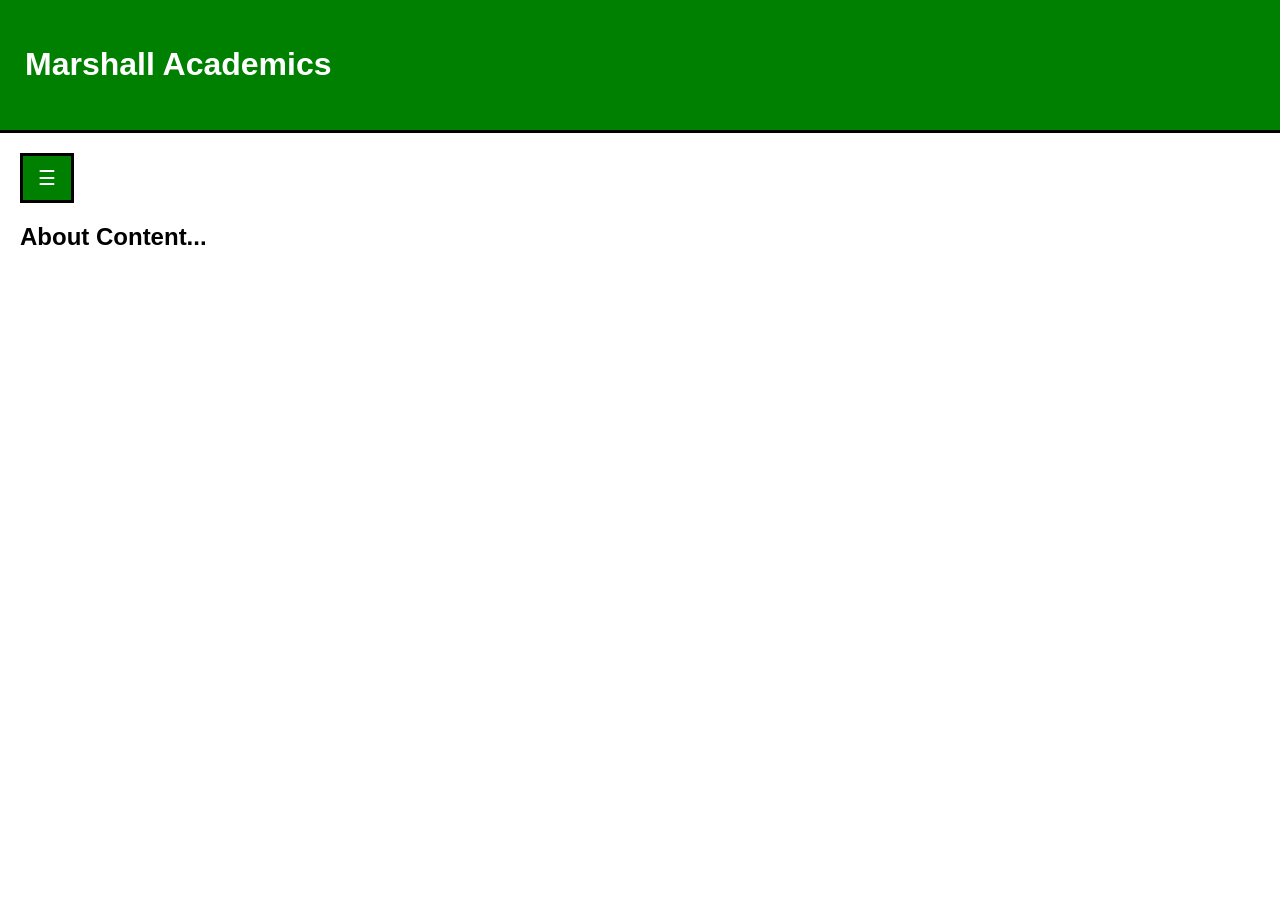
<file: oldwebsite/about.html>
<!DOCTYPE html>
<html lang="en">

<head>
    <meta charset="UTF-8">
    <meta name="viewport" content="width=device-width, initial-scale=1.0">
    <title>Marshall Academics</title>
    <link href="styles.css" rel="stylesheet" />

</head>
<header id="header">
    <h1>Marshall Academics</h1>
</header>

<body>
    <div id="mySidenav" class="sidenav">
        <a href="javascript:void(0)" class="closebtn" onclick="closeNav()">&times;</a>
        <a href="index.html">Home</a>
        <a href="about.html">About</a>
        <!--<button class="dropdown-btn"><i class="dropdown-list"></i></button>
            <div class="dropdown-container">
                <a href="#"></a> 
            </div> (Copy and Paste this to add sections to the drop down list)-->
        <button class="dropdown-btn">College of Arts & Media<i class="dropdown-list"></i></button>
        <div class="dropdown-container">
            <button class="dropdown-btn">School of Art and Design<i class="dropdown-list"></i></button>
            <div class="dropdown-container">
                <a href="https://www.marshall.edu/art/art-education/">Art Education</a>
                <a href="https://www.marshall.edu/art/art-history/">Art History</a>
                <a href="https://www.marshall.edu/art/ceramics/">Ceramics</a>
                <a href="https://www.marshall.edu/art/fibers/">Fibers</a>
                <a href="https://www.marshall.edu/art/filmmaking/">Foundations</a>
                <a href="https://www.marshall.edu/art/graphic-design/">Graphic Design</a>
                <a href="https://www.marshall.edu/art/painting/">Painting</a>
                <a href="https://www.marshall.edu/art/photography/">Photography</a>
                <a href="https://www.marshall.edu/art/printmaking/">Printmaking</a>
                <a href="https://www.marshall.edu/art/sculpture/">Sculpture</a>
                <a href="https://www.marshall.edu/art/studio-art/">Studio Art</a>
                <a href="https://www.marshall.edu/cam/video/">Video Production</a>
                <a href="https://www.marshall.edu/art/visual-art-and-design/">Visual Art and Design</a>
            </div>
            <button class="dropdown-btn">School of Music<i class="dropdown-list"></i></button>
            <div class="dropdown-container">
                <a href="https://www.marshall.edu/music/music-degree-programs/music-education/">Music Education</a>
                <a href="https://www.marshall.edu/music/music-degree-programs/ba-music-studies/">Music Studies</a>
                <a href="https://www.marshall.edu/music/music-degree-programs/music-performance/">Music Performance</a>
                <a href="https://www.marshall.edu/music/music-degree-programs/theory-and-composition/">Theory and Composition</a>
                <a href="https://www.marshall.edu/cam/musical-theatre/">Musical Theater</a>
                <a href="https://www.marshall.edu/music/music-degree-programs/bfa-jazz-studies/">Jazz Studies</a>
            </div>
            <button class="dropdown-btn">School of Journalism and Mass Communications<i class="dropdown-list"></i></button>
            <div class="dropdown-container">
                <a href="https://www.marshall.edu/jmc/advertising-public-relations-major/">Advertising and Public Relations</a>
                <a href="https://www.marshall.edu/jmc/journalism-major/">Journalism</a>
                <a href="https://www.marshall.edu/jmc/media-studies-production-major/">Media Studies and Production</a>
            </div>
            <button class="dropdown-btn">School of Theatre<i class="dropdown-list"></i></button>
            <div class="dropdown-container">
                <a href="https://www.marshall.edu/theatre/academic-program/performance-emphasis/">Performance Emphasis Area</a>
                <a href="https://www.marshall.edu/theatre/academic-program/production-emphasis-area/">Production Emphasis Area</a>
                <a href="https://www.marshall.edu/cam/musical-theatre/">Musical Theater Program</a>
                <a href="https://www.marshall.edu/theatre/academic-program/theatre-minor/">Theater Minor</a>
                <a href="https://www.marshall.edu/theatre/academic-program/dance-minor/">Dance Minor</a>
                <a href="https://www.marshall.edu/theatre/academic-program/theatre-residency/">Professional Theater Residency</a>
            </div>
        </div>
        
        <button class="dropdown-btn">Lewis College of Business<i class="dropdown-list"></i></button>
        <div class="dropdown-container">
            <button class="dropdown-btn">Undergraduate<i class="dropdown-list"></i></button>
            <div class="dropdown-container">
                <a href="https://www.marshall.edu/cob/undergraduate/accounting/">Accounting</a>
                <a href="https://www.marshall.edu/cob/undergraduate/aviation-management/">Aviation Managment</a>
                <a href="https://www.marshall.edu/cob/undergraduate/economics/">Economics</a>
                <a href="https://www.marshall.edu/cob/undergraduate/entrepreneurship/">Entrepreneurship</a>
                <a href="https://www.marshall.edu/cob/undergraduate/finance/">Finance</a>
                <a href="https://www.marshall.edu/cob/undergraduate/health-care-management/">Health Care Managment</a>
                <a href="https://www.marshall.edu/cob/undergraduate/international-business/">International Business</a>
                <a href="https://www.marshall.edu/cob/undergraduate/management/">Management</a>
                <a href="https://www.marshall.edu/cob/undergraduate/management-information-systems/">Management Information Systems</a>
                <a href="https://www.marshall.edu/cob/undergraduate/marketing/">Marketing</a>
                <a href="https://www.marshall.edu/cob/undergraduate/online-ba-in-general-business/">Online BA in General Buisness</a>
                <a href="https://www.marshall.edu/cob/undergraduate/sports-business/">Sports Business</a>
                <a href="https://www.marshall.edu/cob/undergraduate/sustainability-management-and-technology/">Sustainability Managment and Technology</a>
            </div>
            <a href="https://www.marshall.edu/cob/undergraduate/minors-areas-of-emphasis/">Minors</a>
            <button class="dropdown-btn">Master's Programs<i class="dropdown-list"></i></button>
            <div class="dropdown-container">
                <a href="https://www.marshall.edu/cob/graduate/master-of-business-administration/">Masters of Business Administration</a>
                <a href="https://www.marshall.edu/cob/graduate/accountancy/">Masters of Science in Accountancy</a>
                <a href="https://www.marshall.edu/cob/graduate/health-informatics/">Masters of Science in Health Informatics</a>
                <a href="https://www.marshall.edu/cob/graduate/health-care-administration/">Masters of Science in Health Care Administration</a>
                <a href="https://www.marshall.edu/cob/graduate/human-resource-management/">Masters of Science in Human Resource Management</a>
                <a href="https://www.marshall.edu/cob/graduate/m-s-in-information-systems/">Masters of Science in Information Systems</a>
                <a href="https://www.marshall.edu/cob/graduate/master-of-science-in-sport-administration/">Masters of Science in Sport Administration</a>
            </div>
            <button class="dropdown-btn">Graduate Certificates<i class="dropdown-list"></i></button>
            <div class="dropdown-container">
                <a href="https://www.marshall.edu/cob/graduate/certificate-in-technology-management/">Certificate in Technology Management</a>
                <a href="https://www.marshall.edu/cob/graduate/health-informatics/data-analytics-certificate/">Data Analytics in Health Care Certificate</a>
            </div>
            <button class="dropdown-btn">Doctorate Programs<i class="dropdown-list"></i></button>
            <div class="dropdown-container">
                <a href="https://www.marshall.edu/cob/graduate/doctor-of-business-administration/">Doctor of Buisness Administration</a>
                <a href="https://www.marshall.edu/pharmacy/academic-partnerships/pharmdmba-program/">Doctor of Pharmacy/MBA Joint Program</a>
            </div>
        </div>

        <button class="dropdown-btn">College of Education and Professional Development<i class="dropdown-list"></i></button>
        <div class="dropdown-container">
            <button class="dropdown-btn">Undergraduate<i class="dropdown-list"></i></button>
            <div class="dropdown-container">
                <a href="https://www.marshall.edu/academics/programs/early-childhood-education-ba/">Early Childhood Education</a>
                <a href="https://www.marshall.edu/academics/programs/elementary-education-ba/">Elementary Education</a>
                <a href="https://www.marshall.edu/academics/programs/secondary-education-ba/">Secondary Education</a>
            </div>
            <button class="dropdown-btn">Graduate<i class="dropdown-list"></i></button>
            <div class="dropdown-container">
                <a href="https://www.marshall.edu/academics/programs/elementary-education-ba/">Adult and Continuing Education, M.S.</a>
                <a href="https://www.marshall.edu/online/programs/clinical-mental-health-counseling-m-a/">Counseling, M.A.</a>
                <a href="https://www.marshall.edu/online/programs/curriculum-and-instruction-ed-d/">Curriculum and Instruction, Ed.D./Ed.S.</a>
                <a href="https://www.marshall.edu/academics/programs/leadership-studies-edd/">Leadership Studies, Ed.D./M.A.</a>
                <a href="https://www.marshall.edu/academics/programs/literacy-education-ma/">Literacy Education, M.A.</a>
                <a href="https://www.marshall.edu/coepd/graduate/school-psychology/">School Psychology, Ed.S.</a>
                <a href="https://www.marshall.edu/academics/programs/special-education-ma/">Special Education, M.A.</a>
                <a href="https://www.marshall.edu/academics/programs/teaching-mat/">Teaching, M.A.T.</a>
            </div>
            <button class="dropdown-btn">Graduate Certificate<i class="dropdown-list"></i></button>
            <div class="dropdown-container">
                <a href="https://www.marshall.edu/coepd/altcert/">Alternate Certification</a>
                <a href="https://www.marshall.edu/online/programs/early-childhood-education-graduate-certificate/">Early Childhood Education</a>
                <a href="https://www.marshall.edu/online/programs/elementary-math-specialist-graduate-certificate/">Elementary Math Specialist</a>
                <a href="https://www.marshall.edu/online/programs/instructional-technology-and-learning-graduate-certificate/">Instructional Technology and Learning</a>
                <a href="https://www.marshall.edu/literacy-education/">Literacy Education</a>
                <a href="https://www.marshall.edu/online/programs/mathematics-through-algebra-i-graduate-certificate/">Mathematics Through Algebra 1</a>
                <a href="https://www.marshall.edu/library/slm/">School Library Media Specialist</a>
                <a href="https://www.marshall.edu/coepd/lspost/">School Principalship</a>
                <a href="https://www.marshall.edu/coepd/graduate/ls/">Social Service and Attendance</a>
                <a href="https://www.marshall.edu/online/programs/teaching-english-as-a-second-language-graduate-certificate/">Teaching English as a Second Language</a>
                <a href="https://www.marshall.edu/coepd/counseling/">Violence, Loss, and Trauma Counseling</a>
            </div>
        </div>

        <button class="dropdown-btn">College of Engineering and Computer Sciences<i class="dropdown-list"></i></button>
        <div class="dropdown-container">
            <button class="dropdown-btn">Department of Computer Sciences and Electrical Engineering<i class="dropdown-list"></i></button>
            <div class="dropdown-container">
                <button class="dropdown-btn">Undergraduate<i class="dropdown-list"></i></button>
                <div class="dropdown-container">
                    <a href="https://www.marshall.edu/cecs/computer-science/">B.S. in Computer Science</a>
                    <a href="https://www.marshall.edu/cecs/b-s-in-computer-and-information-security/">B.S. in Computer and Information Security</a>
                    <a href="https://www.marshall.edu/cecs/bs-electrical-and-computer-engineering/">B.S. in Electrical and Computer Engineering</a>
                    <a href="https://www.marshall.edu/cit/">Computer Information Technology</a>
                    <a href="https://www.marshall.edu/cecs/amd-in-csee/">Accelerated Master's Degree (AMD) in Computer Science</a>
                </div>
                <button class="dropdown-btn">Graduate<i class="dropdown-list"></i></button>
                <div class="dropdown-container">
                    <a href="https://www.marshall.edu/cecs/mscs/">M.S. in Computer Science</a>
                    <a href="https://www.marshall.edu/cecs/m-s-in-cybersecurity/">M.S. in Cybersecurity</a>
                    <a href="https://www.marshall.edu/cecs/data-science-m-s/">M.S. in Data Science</a>
                    <a href="https://www.marshall.edu/cecs/ms-electrical-and-computer-engineering/">M.S. in Electrical and Computer Engineering</a>
                </div>
            </div>
            <button class="dropdown-btn">Weisberg Department of Mechanical and Industrial Engineering<i class="dropdown-list"></i></button>
            <div class="dropdown-container">
                <button class="dropdown-btn">Undergraduate<i class="dropdown-list"></i></button>
                <div class="dropdown-container">
                    <a href="https://www.marshall.edu/cecs/safety-technology/">B.S. in Occupational Safety and Health</a>
                    <a href="https://www.marshall.edu/cecs/mechanical-industrial-engineering/bs-mechanical-engineering/">B.S. in Mechanical Engineering</a>
                    <a href="https://www.marshall.edu/cecs/amd-in-me/">Accelerated Master's Degree (AMD) in Mechanical Engineering</a>
                </div>
                <button class="dropdown-btn">Graduate<i class="dropdown-list"></i></button>
                <div class="dropdown-container">
                    <a href="https://www.marshall.edu/cecs/environmental-science/">M.S. in Environmental Science</a>
                    <a href="https://www.marshall.edu/cecs/safety-technology-graduate-degree-program/">M.S. in Safety</a>
                    <a href="https://www.marshall.edu/cecs/mechanical-industrial-engineering/ms-mechanical-engineering/">M.S. in Mechanical Engineering</a>
                </div>
            </div>
            <button class="dropdown-btn">Department of Civil Engineering<i class="dropdown-list"></i></button>
            <div class="dropdown-container">
                <button class="dropdown-btn">Undergraduate<i class="dropdown-list"></i></button>
                <div class="dropdown-container">
                    <a href="https://www.marshall.edu/cecs/b-s-in-civil-engineering/">B.S. in Civil Engineering</a>
                    <a href="https://www.marshall.edu/cecs/amd-in-civil-and-environmental-engineering/">Accelerated Masters Degree (AMD) in Civil and Environmental Engineering</a>
                    <a href="https://www.marshall.edu/cecs/amd-in-engineering-management/">Accelerated Masters Degree (AMD) in Engineering Management</a>
                </div>
                <button class="dropdown-btn">Graduate<i class="dropdown-list"></i></button>
                <div class="dropdown-container">
                    <a href="https://www.marshall.edu/cecs/civil-engineering/ms-in-engineering/#EM">M.S. in Engineering Management</a>
                    <a href="https://www.marshall.edu/cecs/civil-engineering/ms-in-engineering/#CEE">M.S. in Civil and Environmental Engineering</a>
                </div>
            </div>
            <button class="dropdown-btn">Department of Biomedical Engineering<i class="dropdown-list"></i></button>
            <div class="dropdown-container">
                <button class="dropdown-btn">Undergraduate<i class="dropdown-list"></i></button>
                <div class="dropdown-container">
                    <a href="https://www.marshall.edu/cecs/biomedical-engineering/biomedical-engineering-bs/">B.S. in Biomedical Engineering</a>
                </div>
            </div>
        </div>

        <button class="dropdown-btn">College of Health Professions<i class="dropdown-list"></i></button>
        <div class="dropdown-container">
            <button class="dropdown-btn">Undergraduate<i class="dropdown-list"></i></button>
            <div class="dropdown-container">
                <a href="https://www.marshall.edu/academics/programs/athletic-training-bsms/">Athletic Training</a>
                <a href="https://www.marshall.edu/academics/programs/biomechanics-bs/">Biomechanics</a>
                <a href="https://www.marshall.edu/academics/programs/communication-disorders-bs/">Communication Disorders</a>
                <a href="https://www.marshall.edu/academics/programs/dietetics-bs/">Dietetics</a>
                <a href="https://www.marshall.edu/academics/programs/exercise-science-bs/">Exercise Science</a>
                <a href="https://www.marshall.edu/academics/programs/health-sciences-bs/">Health Sciences</a>
                <a href="https://www.st-marys.org/careers-and-education/school-of-medical-imaging/">Medical Imaging</a>
                <a href="https://www.marshall.edu/online/programs/medical-laboratory-science-b-s/">Medical Laboratory Science</a>
                <a href="https://www.marshall.edu/academics/programs/medical-laboratory-technology-aas/">Medical Laboratory Technology</a>
                <a href="https://www.st-marys.org/careers-and-education/school-of-nursing/">Nursing, A.S.N.	Associate of Science</a>
                <a href="https://www.marshall.edu/academics/programs/nursing-b-a-b-s-to-b-s-n/">Nursing, B.A./B.S. to B.S.N.</a>
                <a href="https://www.marshall.edu/academics/programs/nursing-bsn/">Nursing, B.S.N.	Bachelor of Science</a>
                <a href="https://www.marshall.edu/online/programs/nursing-b-s-n/">R.N. to B.S.N Online Program</a>
                <a href="https://www.st-marys.org/careers-and-education/school-of-respiratory-care/">Respiratory Care</a>
                <a href="https://www.marshall.edu/academics/programs/social-work-bsw/">Social Work</a>
            </div>
            <button class="dropdown-btn">Graduate<i class="dropdown-list"></i></button>
            <div class="dropdown-container">
                <a href="https://www.marshall.edu/academics/programs/athletic-training-m-s/">Athletic Training, M.S</a>
                <a href="https://www.marshall.edu/academics/programs/biomechanics-m-s/">Biomechanics, M.S.</a>
                <a href="https://www.marshall.edu/academics/programs/communication-disorders-ms/">Communication Disorders, M.S.</a>
                <a href="https://www.marshall.edu/academics/programs/dietetics-ms/">Dietetics, M.S.</a>
                <a href="https://www.marshall.edu/academics/programs/exercise-science-m-s/">Exercise Science, M.S.</a>
                <a href="https://www.marshall.edu/online/programs/nursing-practice-d-n-p/">Nursing Practice, D.N.P.</a>
                <a href="https://www.marshall.edu/academics/programs/nursing-msn/">Nursing, M.S.N.	Master of Science</a>
                <a href="https://www.marshall.edu/academics/programs/physical-therapy-dpt/">Physical Therapy, D.P.T.</a>
                <a href="https://www.marshall.edu/academics/programs/public-health-mph/">Public Health, M.P.H.</a>
                <a href="https://www.marshall.edu/academics/programs/social-work-msw/">Social Work, M.S.W.</a>
            </div>
            <button class="dropdown-btn">Graduate Certificate<i class="dropdown-list"></i></button>
            <div class="dropdown-container">
                <a href="https://www.marshall.edu/social-work/msw-school-social-work-certificate/">Certified School Social Work Specialist</a>
                <a href="https://www.marshall.edu/nursing/">Family Nurse Practitioner</a>
                <a href="https://www.marshall.edu/nursing/https://www.marshall.edu/nursing/">Nurse Administration</a>
                <a href="https://www.marshall.edu/nursing/degrees/certificates/">Nursing Education</a>
            </div>
            <button class="dropdown-btn">Professional<i class="dropdown-list"></i></button>
            <div class="dropdown-container">
                <a href="https://www.marshall.edu/online/programs/nursing-practice-d-n-p/">Nursing Practice, D.N.P.</a>
                <a href="https://www.marshall.edu/academics/programs/physical-therapy-dpt/">Physical Therapy, D.P.T.</a>
            </div>
        </div>
        
        <button class="dropdown-btn">College of Liberal Arts<i class="dropdown-list"></i></button>
        <div class="dropdown-container">
            <button class="dropdown-btn">Undergraduate<i class="dropdown-list"></i></button>
            <div class="dropdown-container">
                <a href="https://www.marshall.edu/academics/programs/anthropology-ba/">Anthropology</a>
                <a href="https://www.marshall.edu/academics/programs/communication-studies-ba/">Communication Studies</a>
                <a href="https://www.marshall.edu/academics/programs/creative-writing-ba/">Creative Writing</a>
                <a href="https://www.marshall.edu/academics/programs/english-ba/">English</a>
                <a href="https://www.marshall.edu/academics/programs/french-ba/">French</a>
                <a href="https://www.marshall.edu/academics/programs/geography-ba/">Geography, B.A.</a>
                <a href="https://www.marshall.edu/academics/programs/geography-bs/">Geography, B.S.</a>
                <a href="https://www.marshall.edu/academics/programs/history-ba/">History</a>
                <a href="https://www.marshall.edu/academics/programs/humanities-ba/">Humanities</a>
                <a href="https://www.marshall.edu/academics/programs/international-affairs-ba/">International Affairs</a>
                <a href="https://www.marshall.edu/academics/programs/japanese-ba/">Japanese</a>
                <a href="https://www.marshall.edu/academics/programs/latin-ba/">Latin</a>
                <a href="https://www.marshall.edu/academics/programs/literary-studies-ba/">Literary Studies</a>
                <a href="https://www.marshall.edu/academics/programs/political-science-ba/">Political Science</a>
                <a href="https://www.marshall.edu/spc/pre-law/">Pre-Law</a>
                <a href="https://www.marshall.edu/academics/programs/professional-writing-ba/">Professional Writing</a>
                <a href="https://www.marshall.edu/academics/programs/psychology-ba/">Psychology, B.A.</a>
                <a href="https://www.marshall.edu/academics/programs/psychology-b-s/">Psychology, B.S.</a>
                <a href="https://www.marshall.edu/academics/programs/sociology-ba/">Sociology, B.A.</a>
                <a href="https://www.marshall.edu/academics/programs/spanish-ba/">Spanish, B.A.</a>
            </div>
            <button class="dropdown-btn">Graduate<i class="dropdown-list"></i></button>
            <div class="dropdown-container">
                <a href="https://www.marshall.edu/academics/programs/clinical-psychology-psyd/">Clinical Psychology, Psy.D</a>
                <a href="https://www.marshall.edu/academics/programs/communication-studies-ma/">Communication Studies, M.A.</a>
                <a href="https://www.marshall.edu/academics/programs/english-ma/">English, M.A.</a>
                <a href="https://www.marshall.edu/geography/degrees/masters-degree-in-geography/">Geography, M.A.</a>
                <a href="https://www.marshall.edu/geography/degrees/masters-degree-in-geography/">Geography, M.S.</a>
                <a href="https://www.marshall.edu/academics/programs/history-ma/">History, M.A.</a>
                <a href="https://www.marshall.edu/academics/programs/humanities-ma/">Humanities, M.A.</a>
                <a href="https://www.marshall.edu/academics/programs/psychology-ma/">Psychology, M.A.</a>
                <a href="https://www.marshall.edu/academics/programs/public-administration-mpa/">Public Administration, M.P.A.</a>
                <a href="https://www.marshall.edu/academics/programs/sociology-ma/">Sociology, M.A.</a>
            </div>
            <button class="dropdown-btn">Graduate Certificate<i class="dropdown-list"></i></button>
            <div class="dropdown-container">
                <a href="https://www.marshall.edu/graduatehumanities/degree-and-certificate-programs/appalachian-studies-certificate/">Appalachian Studies</a>
                <a href="https://www.marshall.edu/psych/programs/certificate-programs/">Behavioral Statistics</a>
                <a href="https://www.marshall.edu/psych/">Clinical Psychology</a>
                <a href="https://www.marshall.edu/academics/programs/human-geography-graduate-certificate/">Human Geography</a>
                <a href="https://www.marshall.edu/humanities/classics/">Latin</a>
                <a href="https://www.marshall.edu/mpa/program-description/nonprofitcertificate/">Non-Profit Management</a>
                <a href="https://www.marshall.edu/history/">Public History</a>
                <a href="https://www.marshall.edu/womenstu/grad-students/graduate-student-info/">Women's Studies</a>
            </div>
        </div>

        <button class="dropdown-btn">College of Science<i class="dropdown-list"></i></button>
        <div class="dropdown-container">
            <button class="dropdown-btn">Undergraduate<i class="dropdown-list"></i></button>
            <div class="dropdown-container">
                <a href="https://www.marshall.edu/chemistry/degrees/undergraduate/">Biochemistry, B.S.</a>
                <a href="https://www.marshall.edu/biology/undergrad/">Biological Sciences, B.S.</a>
                <a href="https://www.marshall.edu/chemistry/degrees/undergraduate/">Chemical Sciences, B.S.</a>
                <a href="https://www.marshall.edu/chemistry/degrees/undergraduate/">Chemistry (ACS Certified), B.S.</a>
                <a href="https://www.marshall.edu/criminal-justice/degrees/undergraduate/">Criminal Justice, B.A.</a>
                <a href="https://www.marshall.edu/cfs/cfs-undergraduate/">Cyber Forensics & Security, B.S.</a>
                <a href="https://www.marshall.edu/chemistry/degrees/undergraduate/">Environmental Chemistry, B.S.</a>
                <a href="https://www.marshall.edu/nre/environmental-science/">Environmental Science, B.S.</a>
                <a href="https://www.marshall.edu/chemistry/degrees/undergraduate/">Forensic Chemistry, B.S.</a>
                <a href="https://www.marshall.edu/geology/degrees/">Geology, B.S.</a>
                <a href="https://www.marshall.edu/academics/programs/mathematics-bs/">Mathematics, B.S.</a>
                <a href="https://www.marshall.edu/nre/natural-resources-and-recreation-management/">Natural Resources & Recreation Management, B.S.</a>
                <a href="https://www.marshall.edu/physics/degrees/bachelor-of-science/">Physics, B.S.</a>
                <a href="https://www.marshall.edu/nre/specialty-agriculture/">Specialty Agriculture, B.S.</a>
                <a href="https://www.marshall.edu/academics/programs/statistics-bs/">Statistics, B.S.</a>
            </div>
            <button class="dropdown-btn">Graduate<i class="dropdown-list"></i></button>
            <div class="dropdown-container">
                <a href="https://www.marshall.edu/biology/amd/">Accelerated Biological Sciences, M.S./M.A.</a>
                <a href="https://www.marshall.edu/criminal-justice/degrees/graduate-agd/">Accelerated Criminal Justice, M.S.</a>
                <a href="https://www.marshall.edu/biology/graduate/">Biological Sciences, M.A.</a>
                <a href="https://www.marshall.edu/biology/graduate/">Biological Sciences, M.S.</a>
                <a href="https://www.marshall.edu/chemistry/degrees/graduate/">Chemistry, M.S.</a>
                <a href="https://www.marshall.edu/criminal-justice/degrees/graduate/">Criminal Justice, M.S.</a>
                <a href="https://www.marshall.edu/cfs/cfs-graduate/">Cyber Forensics & Security, M.S.</a>
                <a href="https://www.marshall.edu/forensics/digital-certificate">Digital Forensics, Grad Certificate</a>
                <a href="https://www.marshall.edu/forensics/program-overview">Forensic Science, M.S.</a>
                <a href="https://www.marshall.edu/academics/programs/mathematics-ma/">Mathematics, M.A.</a>
                <a href="https://www.marshall.edu/nre/natural-resources-and-recreation-management/">Natural Resources & the Environment, M.S.</a>
                <a href="https://www.marshall.edu/physics/degrees/master-of-science/">Physical and Applied Science, M.S.</a>
                <a href="https://www.marshall.edu/physics/physics-m-s-gs80/">Physics, M.S.</a>
            </div>
            <button class="dropdown-btn">Minor<i class="dropdown-list"></i></button>
            <div class="dropdown-container">
                <a href="https://www.marshall.edu/cos/preprof/minor/">Pre-Professional Health Care Studies, Interdisciplinary</a>
            </div>
        </div>

        <button class="dropdown-btn">School of Pharmacy<i class="dropdown-list"></i></button>
        <div class="dropdown-container">
            <a href="https://www.marshall.edu/pharmacy/join-our-program/">Pharm.D. Program</a>
            <button class="dropdown-btn">Undergraduate<i class="dropdown-list"></i></button>
            <div class="dropdown-container">
                <a href="https://www.marshall.edu/pharmacy/bs-pharmaceutical-sciences/">Pharmaceutical Sciences (BSPS)</a>
            </div>
            <button class="dropdown-btn">Graduate<i class="dropdown-list"></i></button>
            <div class="dropdown-container">
                <a href="https://www.marshall.edu/pharmacy/msps/">Pharmaceutical Sciences (MSPS)</a>
            </div>
        </div>

        <button class="dropdown-btn">Joan C. Edwards School of Medicine<i class="dropdown-list"></i></button>
        <div class="dropdown-container">
            <button class="dropdown-btn">Residency Programs<i class="dropdown-list"></i></button>
            <div class="dropdown-container">
                <a href="https://jcesom.marshall.edu/residents-fellows/programs/family-medicine/">Family Medicine</a>
                <a href="https://jcesom.marshall.edu/residents-fellows/programs/dental/">Dental</a>
                <a href="https://jcesom.marshall.edu/residents-fellows/programs/surgery/">General Surgery</a>
                <a href="https://jcesom.marshall.edu/residents-fellows/programs/internal-medicine/">Internal Medicine</a>
                <a href="https://jcesom.marshall.edu/residents-fellows/programs/med-peds/">Medicine-Pediatrics</a>
                <a href="https://jcesom.marshall.edu/residents-fellows/programs/neurology/">Neurology</a>
                <a href="https://jcesom.marshall.edu/residents-fellows/programs/orthopaedics/">Obstetrics-Gynecology</a>
                <a href="https://jcesom.marshall.edu/residents-fellows/programs/orthopaedics/">Orthopaedic Surgery</a>
                <a href="https://jcesom.marshall.edu/residents-fellows/programs/pediatrics/">Pediatrics</a>
                <a href="https://jcesom.marshall.edu/residents-fellows/programs/psychiatry/">Psychiatry</a>
            </div>
            <button class="dropdown-btn">Fellowship Programs<i class="dropdown-list"></i></button>
            <div class="dropdown-container">
                <a href="https://jcesom.marshall.edu/residents-fellows/programs/addiction-medicine-fellowship/">Addiction Medicine</a>
                <a href="https://jcesom.marshall.edu/residents-fellows/programs/cardiology/">Cardiology</a>
                <a href="https://jcesom.marshall.edu/residents-fellows/programs/child-adolescent-psychiatry/">Child & Adolescent Psychiatry</a>
                <a href="https://jcesom.marshall.edu/residents-fellows/programs/endocrinology/">Endocrinology</a>
                <a href="https://jcesom.marshall.edu/residents-fellows/programs/gastroenterology-fellowship/">Gastroenterology</a>
                <a href="https://jcesom.marshall.edu/residents-fellows/programs/geriatric-medicine-fellowship/">Geriatric Medicine</a>
                <a href="https://jcesom.marshall.edu/residents-fellows/programs/geriatric-psychiatry/">Geriatric Psychiatry</a>
                <a href="https://jcesom.marshall.edu/residents-fellows/programs/hematology-oncology/">Hematology-Oncology</a>
                <a href="https://jcesom.marshall.edu/residents-fellows/programs/interventional-cardiology/">Interventional Cardiology</a>
                <a href="https://jcesom.marshall.edu/residents-fellows/programs/neonatal-perinatal-medicine-fellowship/">Neonatal-Perinatal Medicine</a>
                <a href="https://jcesom.marshall.edu/residents-fellows/programs/nephrology/">Nephrology</a>
                <a href="https://jcesom.marshall.edu/residents-fellows/programs/pediatric-hospital-medicine-fellowship/">Pediatric Hospital Medicine</a>
                <a href="https://jcesom.marshall.edu/residents-fellows/programs/pulmonary-critical-care/">Pulmonary Critical Care</a>
                <a href="https://jcesom.marshall.edu/residents-fellows/programs/sports-medicine-fellowship/">Sports Medicine</a>
            </div>
            <button class="dropdown-btn">Marshall Community Health Consortium<i class="dropdown-list"></i></button>
            <div class="dropdown-container">
                <a href="https://www.holzer.org/residency-program/">Holzer Family Medicine</a>
                <a href="https://jcesom.marshall.edu/residents-fellows/programs/Rural-General-Surgery-Residency">Rural General Surgery Residency</a>
                <a href="https://jcesom.marshall.edu/news/musom-news/marshall-university-to-establish-rural-residency-program-for-internal-medicine/">Rural Internal Medicine Residency</a>
                <a href="https://jcesom.marshall.edu/residents-fellows/programs/RURAL-psychiatry/">Rural Psychiatry Residency</a>
            </div>
        </div>

        <button class="dropdown-btn">Division of Aviation<i class="dropdown-list"></i></button>
        <div class="dropdown-container">
            <a href="https://www.marshall.edu/aviation/professional-pilot-b-s/">Bill Noe Flight School</a>
            <a href="https://www.marshall.edu/aviation/aviation-maintenance-a-a-s/">Aviation Maintenance Technology Program</a>
        </div>

        <button class="dropdown-btn">Regents Bachelor of Arts<i class="dropdown-list"></i></button>
        <div class="dropdown-container">
            <button class="dropdown-btn">Computer Related<i class="dropdown-list"></i></button>
            <div class="dropdown-container">
                <a href="https://www.marshall.edu/rba/areas-of-emphasis/">Digital Forensics Emphasis (25 hours)</a>
                <a href="https://www.marshall.edu/rba/areas-of-emphasis/">Information Assurance Emphasis (23 hours)</a>
                <a href="https://www.marshall.edu/rba/areas-of-emphasis/">Web Application Development Emphasis (24 hours)</a>
                <a href="https://www.marshall.edu/rba/areas-of-emphasis/">Game Development Emphasis (24 hours)</a>
                <a href="https://www.marshall.edu/rba/areas-of-emphasis/">Instructional Technology and Library Science Emphasis (15 hours)</a>
            </div>
            <button class="dropdown-btn">Creative Writing and Art Related<i class="dropdown-list"></i></button>
            <div class="dropdown-container">
                <a href="https://www.marshall.edu/rba/areas-of-emphasis/">Creative Writing in English Emphasis (15 hours)</a>
                <a href="https://www.marshall.edu/rba/areas-of-emphasis/">Studio Art (21 hours)</a>
            </div>
            <button class="dropdown-btn">Humanities Related<i class="dropdown-list"></i></button>
            <div class="dropdown-container">
                <a href="https://www.marshall.edu/rba/areas-of-emphasis/">Religious Studies Emphasis (18 hours)</a>
                <a href="https://www.marshall.edu/rba/areas-of-emphasis/">Literature in English Emphasis (15 hours)</a>
            </div>
            <button class="dropdown-btn">Social Science<i class="dropdown-list"></i></button>
            <div class="dropdown-container">
                <a href="https://www.marshall.edu/rba/areas-of-emphasis/">Anthropology Emphasis (18 hours)</a>
                <a href="https://www.marshall.edu/rba/areas-of-emphasis/">Communication Studies Emphasis (18 hours)</a>
                <a href="https://www.marshall.edu/rba/areas-of-emphasis/">Criminal Justice Emphasis (18 hours)</a>
                <a href="https://www.marshall.edu/rba/areas-of-emphasis/">Geography Emphasis (18-19 hours)</a>
                <a href="https://www.marshall.edu/rba/areas-of-emphasis/">GIScience Geography Emphasis (19 hours)</a>
                <a href="https://www.marshall.edu/rba/areas-of-emphasis/">Human Geography Emphasis (18 hours)</a>
                <a href="https://www.marshall.edu/rba/areas-of-emphasis/">Physical Geography Emphasis (18 hours)</a>
                <a href="https://www.marshall.edu/rba/areas-of-emphasis/">Military Science Emphasis (18 hours)</a>
                <a href="https://www.marshall.edu/rba/areas-of-emphasis/">Political Science Emphasis (15 hours)</a>
                <a href="https://www.marshall.edu/rba/areas-of-emphasis/">Psychology Emphasis (18 hours)</a>
                <a href="https://www.marshall.edu/rba/areas-of-emphasis/">Sociology Emphasis (18 hours)</a>
                <a href="https://www.marshall.edu/rba/areas-of-emphasis/">Women's Studies Emphasis (18 hours)</a>
            </div>
            <button class="dropdown-btn">Education Related<i class="dropdown-list"></i></button>
            <div class="dropdown-container">
                <a href="https://www.marshall.edu/rba/areas-of-emphasis/">Preschool Development Emphasis (21 hours)</a>
            </div>
        </div>

        <div class="spacer">
            <p>Marshall University</p>
        </div>
    </div>
    <div id="main">
        <button class="openbtn" onclick="openNav()">&#9776;</button>
        <h2>About Content...</h2>
    </div>
</body>
<footer>
    <script src="script.js"></script>
</footer>

</html>
</file>
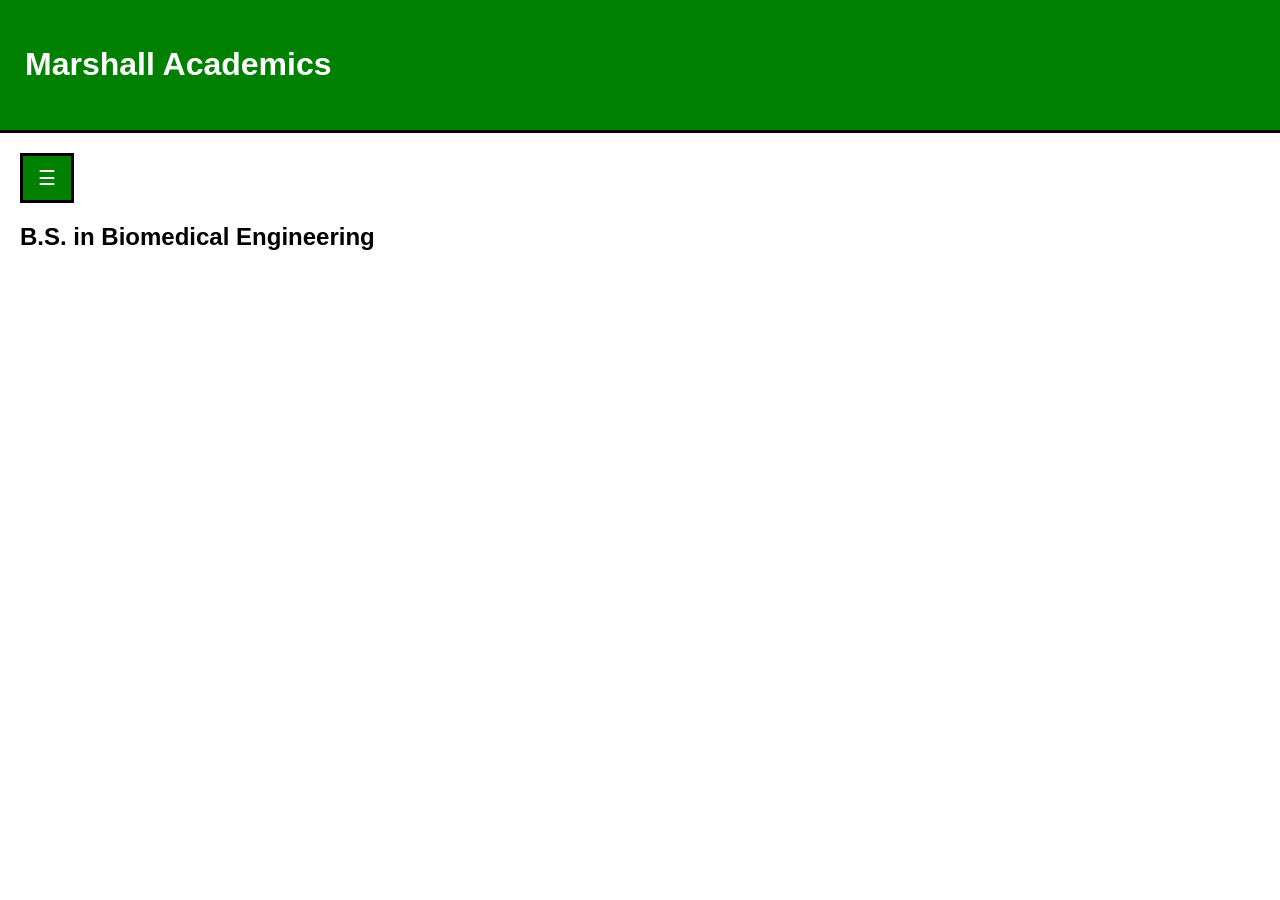
<file: oldwebsite/subpages/DoBE/biomedical_engineeringBS.html>
<!DOCTYPE html>
<html lang="en">

<head>
    <meta charset="UTF-8">
    <meta name="viewport" content="width=device-width, initial-scale=1.0">
    <title>Marshall Academics</title>
    <link href="../../styles.css" rel="stylesheet" />

</head>
<header id="header">
    <h1>Marshall Academics</h1>
</header>

<body>
    <div id="mySidenav" class="sidenav">
        <a href="javascript:void(0)" class="closebtn" onclick="closeNav()">&times;</a>
        <a href="../../index.html">Home</a>
        <a href="../../about.html">About</a>
        <!--<button class="dropdown-btn"><i class="dropdown-list"></i></button>
            <div class="dropdown-container">
                <a href="#"></a> 
            </div> (Copy and Paste this to add sections to the drop down list)-->
        <button class="dropdown-btn">College of Arts & Media<i class="dropdown-list"></i></button>
        <div class="dropdown-container">
            <button class="dropdown-btn">School of Art and Design<i class="dropdown-list"></i></button>
            <div class="dropdown-container">
                <a href="#">Art Education</a>
                <a href="#">Art History</a>
                <a href="#">Ceramics</a>
                <a href="#">Fibers</a>
                <a href="#">Foundations</a>
                <a href="#">Graphic Design</a>
                <a href="#">Painting</a>
                <a href="#">Photography</a>
                <a href="#">Printmaking</a>
                <a href="#">Sculpture</a>
                <a href="#">Studio Art</a>
                <a href="#">Video Production</a>
                <a href="#">Visual Art and Design</a>
            </div>
            <button class="dropdown-btn">School of Music<i class="dropdown-list"></i></button>
            <div class="dropdown-container">
                <a href="#">Music Education</a>
                <a href="#">Music Studies</a>
                <a href="#">Music Performance</a>
                <a href="#">Theory and Composition</a>
                <a href="#">Musical Theater</a>
                <a href="#">Jazz Studies</a>
            </div>
            <button class="dropdown-btn">School of Journalism and Mass Communications<i class="dropdown-list"></i></button>
            <div class="dropdown-container">
                <a href="#">Advertising and Public Relations</a>
                <a href="#">Journalism</a>
                <a href="#">Media Studies</a>
            </div>
            <button class="dropdown-btn">School of Theatre<i class="dropdown-list"></i></button>
            <div class="dropdown-container">
                <a href="#">Performance Emphasis Area</a>
                <a href="#">Production Emphasis Area</a>
                <a href="#">Musical Theater Program</a>
                <a href="#">Theater Minor</a>
                <a href="#">Dance Minor</a>
                <a href="#">Professional Theater Residency</a>
            </div>
        </div>
        
        <button class="dropdown-btn">Lewis College of Business<i class="dropdown-list"></i></button>
        <div class="dropdown-container">
            <button class="dropdown-btn">Undergraduate<i class="dropdown-list"></i></button>
            <div class="dropdown-container">
                <a href="#">Accounting</a>
                <a href="#">Aviation Managment</a>
                <a href="#">Economics</a>
                <a href="#">Finance</a>
                <a href="#">Health Care Managment</a>
                <a href="#">International Business</a>
                <a href="#">Management</a>
                <a href="#">Management Information Systems</a>
                <a href="#">Marketing</a>
                <a href="#">Online BA in General Buisness</a>
                <a href="#">Sports Business</a>
                <a href="#">Sustainability Managment and Technology</a>
            </div>
            <button class="dropdown-btn">Minors<i class="dropdown-list"></i></button>
            <div class="dropdown-container">
                <a href="#">Accounting</a>
                <a href="#">Economics</a>
                <a href="#">Entrepreneurship</a>
                <a href="#">Finance</a>
                <a href="#">General Business</a>
                <a href="#">Hospitality and Tourism</a>
                <a href="#">International Business</a>
                <a href="#">Legal Environment</a>
                <a href="#">Management</a>
                <a href="#">Management Information Systems</a>
                <a href="#">Marketing</a>
                <a href="#">Military Science and Leadership</a>
                <a href="#">Risk Management and Insurance</a>
                <a href="#">Sports Business</a>
                <a href="#">Sustainability and Technology</a>
            </div>
            <button class="dropdown-btn">Master's Programs<i class="dropdown-list"></i></button>
            <div class="dropdown-container">
                <a href="#">Masters of Business Administration</a>
                <a href="#">Masters of Science in Accountancy</a>
                <a href="#">Masters of Science in Health Informatics</a>
                <a href="#">Masters of Science in Health Care Administration</a>
                <a href="#">Masters of Science in Human Resource Management</a>
                <a href="#">Masters of Science in Information Systems</a>
                <a href="#">Masters of Science in Sport Administration</a>
            </div>
            <button class="dropdown-btn">Graduate Certificates<i class="dropdown-list"></i></button>
            <div class="dropdown-container">
                <a href="#">Certificate in Technology Management</a>
                <a href="#">Data Analytics in Health Care Certificate</a>
            </div>
            <button class="dropdown-btn">Doctorate Programs<i class="dropdown-list"></i></button>
            <div class="dropdown-container">
                <a href="#">Doctor of Buisness Administration</a>
                <a href="#">Doctor of Nurse Anesthesia Practice</a>
            </div>
        </div>

        <button class="dropdown-btn">College of Education and Professional Development<i class="dropdown-list"></i></button>
        <div class="dropdown-container">
            <button class="dropdown-btn">Undergraduate<i class="dropdown-list"></i></button>
            <div class="dropdown-container">
                <a href="#">Early Childhood Education</a>
                <a href="#">Elementary Education</a>
                <a href="#">Secondary Education</a>
            </div>
            <button class="dropdown-btn">Graduate<i class="dropdown-list"></i></button>
            <div class="dropdown-container">
                <a href="#">Adult and Continuing Education, M.S.</a>
                <a href="#">Counseling, M.A.</a>
                <a href="#">Curriculum and Instruction, Ed.D./Ed.S.</a>
                <a href="#">Leadership Studies, Ed.D./M.A.</a>
                <a href="#">Literacy Education, M.A.</a>
                <a href="#">School Psychology, Ed.S.</a>
                <a href="#">Special Education, M.A.</a>
                <a href="#">Teaching, M.A.T.</a>
            </div>
            <button class="dropdown-btn">Graduate Certificate<i class="dropdown-list"></i></button>
            <div class="dropdown-container">
                <a href="#">Alternate Certification</a>
                <a href="#">Early Childhood Education</a>
                <a href="#">Elementary Math Specialist</a>
                <a href="#">Instructional Technology and Learning</a>
                <a href="#">Literacy Education</a>
                <a href="#">Mathematics Through Algebra 1</a>
                <a href="#">School Library Media Specialist</a>
            </div>
        </div>

        <button class="dropdown-btn">College of Engineering and Computer Sciences<i class="dropdown-list"></i></button>
        <div class="dropdown-container">
            <button class="dropdown-btn">Department of Computer Sciences and Electrical Engineering<i class="dropdown-list"></i></button>
            <div class="dropdown-container">
                <button class="dropdown-btn">Undergraduate<i class="dropdown-list"></i></button>
                <div class="dropdown-container">
                    <a href="../../subpages/DoCSaEE/computer_scienceBS.html">B.S. in Computer Science</a>
                    <a href="../../subpages/DoCSaEE/computer_information_securityBS.html">B.S. in Computer and Information Security</a>
                    <a href="../../subpages/DoCSaEE/electrical_and_computer_engineeringBS.html">B.S. in Electrical and Computer Engineering</a>
                    <a href="../../subpages/DoCSaEE/computer_information_technologyBS.html">Computer Information Technology</a>
                    <a href="../../subpages/DoCSaEE/computer_scienceAMD.html">Accelerated Master's Degree (AMD) in Computer Science</a>
                </div>
                <button class="dropdown-btn">Graduate<i class="dropdown-list"></i></button>
                <div class="dropdown-container">
                    <a href="../../subpages/DoCSaEE/computer_scienceMS.html">M.S. in Computer Science</a>
                    <a href="../../subpages/DoCSaEE/cybersecurityMS.html">M.S. in Cybersecurity</a>
                    <a href="../../subpages/DoCSaEE/data_scienceMS.html">M.S. in Data Science</a>
                    <a href="../../subpages/DoCSaEE/electrical_and_computer_engineeringMS.html">M.S. in Electrical and Computer Engineering</a>
                </div>
            </div>
            <button class="dropdown-btn">Weisberg Department of Mechanical and Industrial Engineering<i class="dropdown-list"></i></button>
            <div class="dropdown-container">
                <button class="dropdown-btn">Undergraduate<i class="dropdown-list"></i></button>
                <div class="dropdown-container">
                    <a href="../../subpages/WDoMaIE/occupational_safety_and_healthBS.html">B.S. in Occupational Safety and Health</a>
                    <a href="../../subpages/WDoMaIE/mechanical_engineeringBS.html">B.S. in Mechanical Engineering</a>
                    <a href="../../subpages/WDoMaIE/mechanical_engineeringAMD.html">Accelerated Master's Degree (AMD) in Mechanical Engineering</a>
                </div>
                <button class="dropdown-btn">Graduate<i class="dropdown-list"></i></button>
                <div class="dropdown-container">
                    <a href="../../subpages/WDoMaIE/environmental_scienceMS.html">M.S. in Environmental Science</a>
                    <a href="../../subpages/WDoMaIE/safetyMS.html">M.S. in Safety</a>
                    <a href="../../subpages/WDoMaIE/mechanical_engineeringMS.html">M.S. in Mechanical Engineering</a>
                </div>
            </div>
            <button class="dropdown-btn">Department of Civil Engineering<i class="dropdown-list"></i></button>
            <div class="dropdown-container">
                <button class="dropdown-btn">Undergraduate<i class="dropdown-list"></i></button>
                <div class="dropdown-container">
                    <a href="../../subpages/DoCE/civil_engineeringBS.html">B.S. in Civil Engineering</a>
                    <a href="../../subpages/DoCE/civil_and_environmental_engineeringAMD.html">Accelerated Masters Degree (AMD) in Civil and Environmental Engineering</a>
                    <a href="../../subpages/DoCE/engineering_managementAMD.html">Accelerated Masters Degree (AMD) in Engineering Management</a>
                </div>
                <button class="dropdown-btn">Graduate<i class="dropdown-list"></i></button>
                <div class="dropdown-container">
                    <a href="../../subpages/DoCE/engineering_managementMS.html">M.S. in Engineering Management</a>
                    <a href="../../subpages/DoCE/civil_and_environmental_engineeringMS.html">M.S. in Civil and Environmental Engineering</a>
                </div>
            </div>
            <button class="dropdown-btn">Department of Biomedical Engineering<i class="dropdown-list"></i></button>
            <div class="dropdown-container">
                <button class="dropdown-btn">Undergraduate<i class="dropdown-list"></i></button>
                <div class="dropdown-container">
                    <a href="../../subpages/DoBE/biomedical_engineeringBS.html">B.S. in Biomedical Engineering</a>
                </div>
            </div>
        </div>

        <button class="dropdown-btn">College of Health Professions<i class="dropdown-list"></i></button>
        <div class="dropdown-container">
            <button class="dropdown-btn">Undergraduate<i class="dropdown-list"></i></button>
            <div class="dropdown-container">
                <a href="#">Athletic Training</a>
                <a href="#">Biomechanics</a>
                <a href="#">Communication Disorders</a>
                <a href="#">Dietetics</a>
                <a href="#">Exercise Science</a>
                <a href="#">Health Sciences</a>
                <a href="#">Medical Imaging</a>
                <a href="#">Medical Laboratory Science</a>
                <a href="#">Medical Laboratory Technology</a>
                <a href="#">Nursing, A.S.N.	Associate of Science</a>
                <a href="#">Nursing, B.A./B.S. to B.S.N.</a>
                <a href="#">Nursing, B.S.N.	Bachelor of Science</a>
                <a href="#">Nursing, M.S.N.	Master of Science</a>
                <a href="#">R.N. to B.S.N Online Program</a>
                <a href="#">Respiratory Care</a>
                <a href="#">Social Work</a>
            </div>
            <button class="dropdown-btn">Graduate<i class="dropdown-list"></i></button>
            <div class="dropdown-container">
                <a href="#">Athletic Training (Professional)</a>
                <a href="#">Athletic Training, M.S</a>
                <a href="#">Biomechanics, M.S.</a>
                <a href="#">Communication Disorders, M.S.</a>
                <a href="#">Dietetics, M.S.</a>
                <a href="#">Exercise Science, M.S.</a>
                <a href="#">Nursing Practice, D.N.P.</a>
                <a href="#">Physical Therapy, D.P.T.</a>
                <a href="#">Public Health, M.P.H.</a>
                <a href="#">Social Work, M.S.W.</a>
            </div>
            <button class="dropdown-btn">Graduate Certificate<i class="dropdown-list"></i></button>
            <div class="dropdown-container">
                <a href="#">Certified School Social Work Specialist</a>
                <a href="#">Family Nurse Practitioner</a>
                <a href="#">Nurse Administration</a>
                <a href="#">Nursing Education</a>
            </div>
            <button class="dropdown-btn">Professional<i class="dropdown-list"></i></button>
            <div class="dropdown-container">
                <a href="#">Nursing Practice, D.N.P.</a>
                <a href="#">Physical Therapy, D.P.T.</a>
            </div>
        </div>
        
        <button class="dropdown-btn">College of Liberal Arts<i class="dropdown-list"></i></button>
        <div class="dropdown-container">
            <button class="dropdown-btn">Undergraduate<i class="dropdown-list"></i></button>
            <div class="dropdown-container">
                <a href="#">Anthropology</a>
                <a href="#">Communication Studies</a>
                <a href="#">Creative Writing</a>
                <a href="#">Economics</a>
                <a href="#">English</a>
                <a href="#">French</a>
                <a href="#">Geography, B.A.</a>
                <a href="#">Geography, B.S.</a>
                <a href="#">History</a>
                <a href="#">Humanities</a>
                <a href="#">International Affairs</a>
                <a href="#">Japanese</a>
                <a href="#">Latin</a>
                <a href="#">Literary Studies</a>
                <a href="#">Political Science</a>
                <a href="#">Pre-Law</a>
                <a href="#">Professional Writing</a>
                <a href="#">Psychology, B.A.</a>
                <a href="#">Psychology, B.S.</a>
                <a href="#">Sociology, B.A.</a>
                <a href="#">Spanish, B.A.</a>
            </div>
            <button class="dropdown-btn">Graduate<i class="dropdown-list"></i></button>
            <div class="dropdown-container">
                <a href="#">Clinical Psychology, Psy.D</a>
                <a href="#">Communication Studies, M.A.</a>
                <a href="#">English, M.A.</a>
                <a href="#">Geography, M.A.</a>
                <a href="#">Geography, M.S.</a>
                <a href="#">History, M.A.</a>
                <a href="#">Humanities, M.A.</a>
                <a href="#">Psychology, M.A.</a>
                <a href="#">Public Administration, M.P.A.</a>
                <a href="#">Sociology, M.A.</a>
            </div>
            <button class="dropdown-btn">Graduate Certificate<i class="dropdown-list"></i></button>
            <div class="dropdown-container">
                <a href="#">Appalachian Studies</a>
                <a href="#">Behavioral Statistics</a>
                <a href="#">Clinical Psychology</a>
                <a href="#">Human Geography</a>
                <a href="#">Latin</a>
                <a href="#">Non-Profit Management</a>
                <a href="#">Public History</a>
                <a href="#">Women's Studies</a>
            </div>
        </div>

        <button class="dropdown-btn">College of Science<i class="dropdown-list"></i></button>
        <div class="dropdown-container">
            <button class="dropdown-btn">Undergraduate<i class="dropdown-list"></i></button>
            <div class="dropdown-container">
                <a href="#">Biochemistry, B.S.</a>
                <a href="#">Biological Sciences, B.S.</a>
                <a href="#">Chemical Sciences, B.S.</a>
                <a href="#">Chemistry (ACS Certified), B.S.</a>
                <a href="#">Criminal Justice, B.A.</a>
                <a href="#">Cyber Forensics & Security, B.S.</a>
                <a href="#">Environmental Chemistry, B.S.</a>
                <a href="#">Environmental Science, B.S.</a>
                <a href="#">Forensic Chemistry, B.S.</a>
                <a href="#">Geology, B.S.</a>
                <a href="#">Mathematics, B.S.</a>
                <a href="#">Natural Resources & Recreation Management, B.S.</a>
                <a href="#">Physics, B.S.</a>
                <a href="#">Specialty Agriculture, B.S.</a>
                <a href="#">Statistics, B.S.</a>
            </div>
            <button class="dropdown-btn">Graduate<i class="dropdown-list"></i></button>
            <div class="dropdown-container">
                <a href="#">Accelerated Biological Sciences, M.S./M.A.</a>
                <a href="#">Biological Sciences, M.A.</a>
                <a href="#">Biological Sciences, M.S.</a>
                <a href="#">Chemistry, M.S.</a>
                <a href="#">Criminal Justice, M.S.</a>
                <a href="#">Cyber Forensics & Security, M.S.</a>
                <a href="#">Digital Forensics, Grad Certificate</a>
                <a href="#">Forensic Science, M.S.</a>
                <a href="#">Mathematics, M.A.</a>
                <a href="#">Natural Resources & the Environment, M.S.</a>
                <a href="#">Physical and Applied Science, M.S.</a>
                <a href="#">Physics, M.S.</a>
            </div>
            <button class="dropdown-btn">Minor<i class="dropdown-list"></i></button>
            <div class="dropdown-container">
                <a href="#">Pre-Professional Health Care Studies, Interdisciplinary</a>
            </div>
        </div>

        <button class="dropdown-btn">School of Pharmacy<i class="dropdown-list"></i></button>
        <div class="dropdown-container">
            <a href="#">Pharm.D. Program</a>
            <button class="dropdown-btn">Undergraduate<i class="dropdown-list"></i></button>
            <div class="dropdown-container">
                <a href="#">Pharmaceutical Sciences (BSPS)</a>
            </div>
            <button class="dropdown-btn">Graduate<i class="dropdown-list"></i></button>
            <div class="dropdown-container">
                <a href="#">Pharmaceutical Sciences (MSPS)</a>
            </div>
            <a href="#">Dual Pharm.D./MBA degree</a>
        </div>

        <button class="dropdown-btn">Joan C. Edwards School of Medicine<i class="dropdown-list"></i></button>
        <div class="dropdown-container">
            <button class="dropdown-btn">Residency Programs<i class="dropdown-list"></i></button>
            <div class="dropdown-container">
                <a href="#">Family Medicine</a>
                <a href="#">General Practice Residency - Dentistry</a>
                <a href="#">General Surgery</a>
                <a href="#">Internal Medicine</a>
                <a href="#">Medicine-Pediatrics</a>
                <a href="#">Neurology</a>
                <a href="#">Obstetrics-Gynecology</a>
                <a href="#">Orthopaedic Surgery</a>
                <a href="#">Pediatrics</a>
                <a href="#">Psychiatry</a>
            </div>
            <button class="dropdown-btn">Fellowship Programs<i class="dropdown-list"></i></button>
            <div class="dropdown-container">
                <a href="#">Addiction Medicine</a>
                <a href="#">Cardiology</a>
                <a href="#">Child & Adolescent Psychiatry</a>
                <a href="#">Endocrinology</a>
                <a href="#">Gastroenterology</a>
                <a href="#">Geriatric Medicine</a>
                <a href="#">Geriatric Psychiatry</a>
                <a href="#">Hematology-Oncology</a>
                <a href="#">Interventional Cardiology</a>
                <a href="#">Neonatal-Perinatal Medicine</a>
                <a href="#">Nephrology</a>
                <a href="#">Pediatric Hospital Medicine</a>
                <a href="#">Pulmonary Critical Care</a>
                <a href="#">Sports Medicine</a>
            </div>
            <button class="dropdown-btn">Marshall Community Health Consortium<i class="dropdown-list"></i></button>
            <div class="dropdown-container">
                <a href="#">Holzer Family Medicine</a>
                <a href="#">Rural General Surgery Residency</a>
            </div>
        </div>

        <button class="dropdown-btn">Division of Aviation<i class="dropdown-list"></i></button>
        <div class="dropdown-container">
            <a href="#">Bill Noe Flight School</a>
            <a href="#">Aviation Maintenance Technology Program</a>
        </div>

        <button class="dropdown-btn">Regents Bachelor of Arts<i class="dropdown-list"></i></button>
        <div class="dropdown-container">
            <button class="dropdown-btn">Computer Related<i class="dropdown-list"></i></button>
            <div class="dropdown-container">
                <a href="#">Digital Forensics Emphasis (25 hours)</a>
                <a href="#">Information Assurance Emphasis (23 hours)</a>
                <a href="#">Web Application Development Emphasis (24 hours)</a>
                <a href="#">Game Development Emphasis (24 hours)</a>
                <a href="#">Instructional Technology and Library Science Emphasis (15 hours)</a>
            </div>
            <button class="dropdown-btn">Creative Writing and Art Related<i class="dropdown-list"></i></button>
            <div class="dropdown-container">
                <a href="#">Creative Writing in English Emphasis (15 hours)</a>
                <a href="#">Studio Art (21 hours)</a>
            </div>
            <button class="dropdown-btn">Humanities Related<i class="dropdown-list"></i></button>
            <div class="dropdown-container">
                <a href="#">Religious Studies Emphasis (18 hours)</a>
                <a href="#">Literature in English Emphasis (15 hours)</a>
            </div>
            <button class="dropdown-btn">Social Science<i class="dropdown-list"></i></button>
            <div class="dropdown-container">
                <a href="#">Anthropology Emphasis (18 hours)</a>
                <a href="#">Communication Studies Emphasis (18 hours)</a>
                <a href="#">Criminal Justice Emphasis (18 hours)</a>
                <a href="#">Geography Emphasis (18-19 hours)</a>
                <a href="#">GIScience Geography Emphasis (19 hours)</a>
                <a href="#">Human Geography Emphasis (18 hours)</a>
                <a href="#">Physical Geography Emphasis (18 hours)</a>
                <a href="#">Military Science Emphasis (18 hours)</a>
                <a href="#">Political Science Emphasis (15 hours)</a>
                <a href="#">Psychology Emphasis (18 hours)</a>
                <a href="#">Sociology Emphasis (18 hours)</a>
                <a href="#">Women's Studies Emphasis (18 hours)</a>
            </div>
            <button class="dropdown-btn">Education Related<i class="dropdown-list"></i></button>
            <div class="dropdown-container">
                <a href="#">Preschool Development Emphasis (21 hours)</a>
            </div>
        </div>

        <div class="spacer">
            <p>Marshall University</p>
        </div>
    </div>
    <div id="main">
        <button class="openbtn" onclick="openNav()">&#9776;</button>
        <h2>B.S. in Biomedical Engineering</h2>
    </div>
</body>
<footer>
    <script src="../../script.js"></script>
</footer>

</html>
</file>
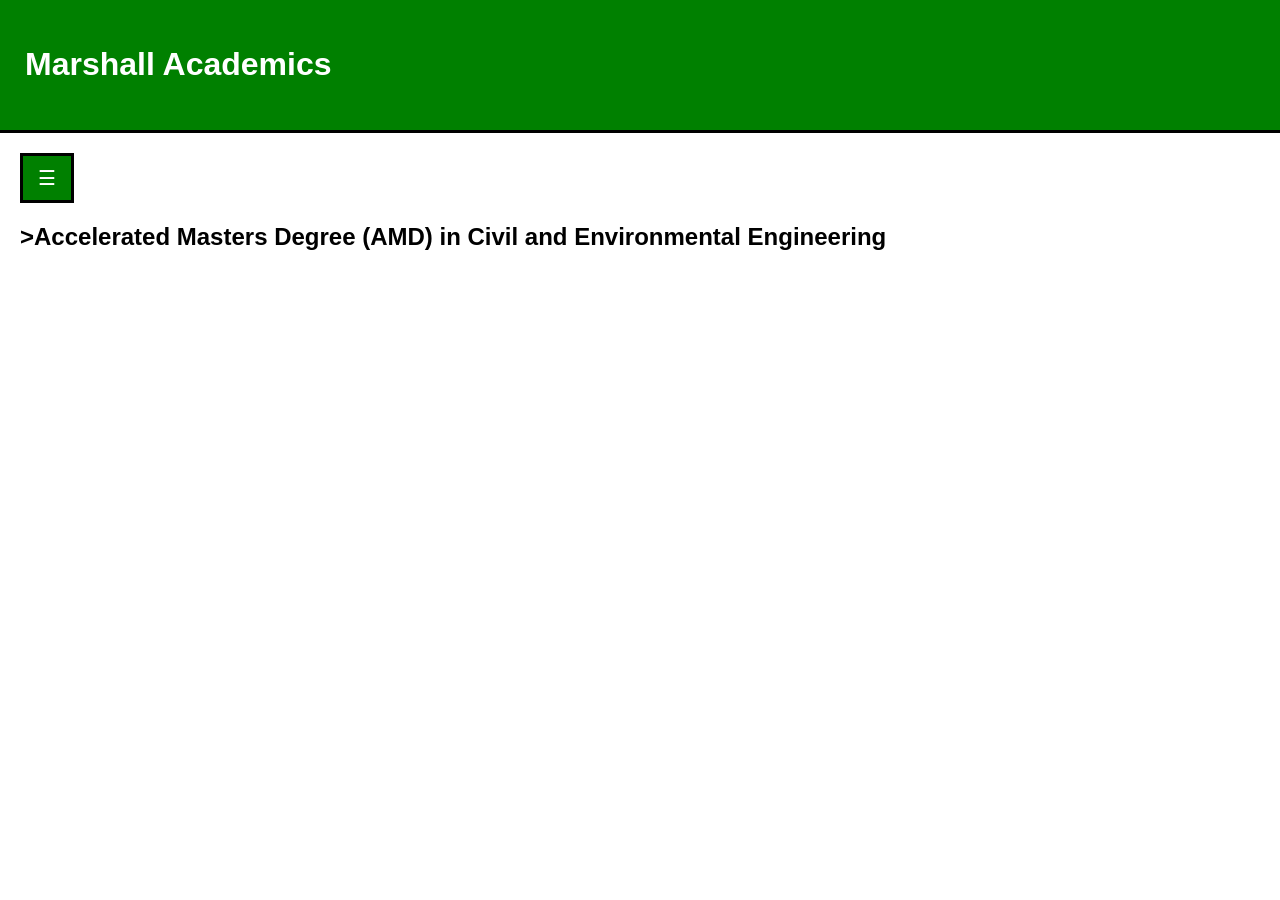
<file: oldwebsite/subpages/DoCE/civil_and_environmental_engineeringAMD.html>
<!DOCTYPE html>
<html lang="en">

<head>
    <meta charset="UTF-8">
    <meta name="viewport" content="width=device-width, initial-scale=1.0">
    <title>Marshall Academics</title>
    <link href="../../styles.css" rel="stylesheet" />

</head>
<header id="header">
    <h1>Marshall Academics</h1>
</header>

<body>
    <div id="mySidenav" class="sidenav">
        <a href="javascript:void(0)" class="closebtn" onclick="closeNav()">&times;</a>
        <a href="../../index.html">Home</a>
        <a href="../../about.html">About</a>
        <!--<button class="dropdown-btn"><i class="dropdown-list"></i></button>
            <div class="dropdown-container">
                <a href="#"></a> 
            </div> (Copy and Paste this to add sections to the drop down list)-->
        <button class="dropdown-btn">College of Arts & Media<i class="dropdown-list"></i></button>
        <div class="dropdown-container">
            <button class="dropdown-btn">School of Art and Design<i class="dropdown-list"></i></button>
            <div class="dropdown-container">
                <a href="#">Art Education</a>
                <a href="#">Art History</a>
                <a href="#">Ceramics</a>
                <a href="#">Fibers</a>
                <a href="#">Foundations</a>
                <a href="#">Graphic Design</a>
                <a href="#">Painting</a>
                <a href="#">Photography</a>
                <a href="#">Printmaking</a>
                <a href="#">Sculpture</a>
                <a href="#">Studio Art</a>
                <a href="#">Video Production</a>
                <a href="#">Visual Art and Design</a>
            </div>
            <button class="dropdown-btn">School of Music<i class="dropdown-list"></i></button>
            <div class="dropdown-container">
                <a href="#">Music Education</a>
                <a href="#">Music Studies</a>
                <a href="#">Music Performance</a>
                <a href="#">Theory and Composition</a>
                <a href="#">Musical Theater</a>
                <a href="#">Jazz Studies</a>
            </div>
            <button class="dropdown-btn">School of Journalism and Mass Communications<i class="dropdown-list"></i></button>
            <div class="dropdown-container">
                <a href="#">Advertising and Public Relations</a>
                <a href="#">Journalism</a>
                <a href="#">Media Studies</a>
            </div>
            <button class="dropdown-btn">School of Theatre<i class="dropdown-list"></i></button>
            <div class="dropdown-container">
                <a href="#">Performance Emphasis Area</a>
                <a href="#">Production Emphasis Area</a>
                <a href="#">Musical Theater Program</a>
                <a href="#">Theater Minor</a>
                <a href="#">Dance Minor</a>
                <a href="#">Professional Theater Residency</a>
            </div>
        </div>
        
        <button class="dropdown-btn">Lewis College of Business<i class="dropdown-list"></i></button>
        <div class="dropdown-container">
            <button class="dropdown-btn">Undergraduate<i class="dropdown-list"></i></button>
            <div class="dropdown-container">
                <a href="#">Accounting</a>
                <a href="#">Aviation Managment</a>
                <a href="#">Economics</a>
                <a href="#">Finance</a>
                <a href="#">Health Care Managment</a>
                <a href="#">International Business</a>
                <a href="#">Management</a>
                <a href="#">Management Information Systems</a>
                <a href="#">Marketing</a>
                <a href="#">Online BA in General Buisness</a>
                <a href="#">Sports Business</a>
                <a href="#">Sustainability Managment and Technology</a>
            </div>
            <button class="dropdown-btn">Minors<i class="dropdown-list"></i></button>
            <div class="dropdown-container">
                <a href="#">Accounting</a>
                <a href="#">Economics</a>
                <a href="#">Entrepreneurship</a>
                <a href="#">Finance</a>
                <a href="#">General Business</a>
                <a href="#">Hospitality and Tourism</a>
                <a href="#">International Business</a>
                <a href="#">Legal Environment</a>
                <a href="#">Management</a>
                <a href="#">Management Information Systems</a>
                <a href="#">Marketing</a>
                <a href="#">Military Science and Leadership</a>
                <a href="#">Risk Management and Insurance</a>
                <a href="#">Sports Business</a>
                <a href="#">Sustainability and Technology</a>
            </div>
            <button class="dropdown-btn">Master's Programs<i class="dropdown-list"></i></button>
            <div class="dropdown-container">
                <a href="#">Masters of Business Administration</a>
                <a href="#">Masters of Science in Accountancy</a>
                <a href="#">Masters of Science in Health Informatics</a>
                <a href="#">Masters of Science in Health Care Administration</a>
                <a href="#">Masters of Science in Human Resource Management</a>
                <a href="#">Masters of Science in Information Systems</a>
                <a href="#">Masters of Science in Sport Administration</a>
            </div>
            <button class="dropdown-btn">Graduate Certificates<i class="dropdown-list"></i></button>
            <div class="dropdown-container">
                <a href="#">Certificate in Technology Management</a>
                <a href="#">Data Analytics in Health Care Certificate</a>
            </div>
            <button class="dropdown-btn">Doctorate Programs<i class="dropdown-list"></i></button>
            <div class="dropdown-container">
                <a href="#">Doctor of Buisness Administration</a>
                <a href="#">Doctor of Nurse Anesthesia Practice</a>
            </div>
        </div>

        <button class="dropdown-btn">College of Education and Professional Development<i class="dropdown-list"></i></button>
        <div class="dropdown-container">
            <button class="dropdown-btn">Undergraduate<i class="dropdown-list"></i></button>
            <div class="dropdown-container">
                <a href="#">Early Childhood Education</a>
                <a href="#">Elementary Education</a>
                <a href="#">Secondary Education</a>
            </div>
            <button class="dropdown-btn">Graduate<i class="dropdown-list"></i></button>
            <div class="dropdown-container">
                <a href="#">Adult and Continuing Education, M.S.</a>
                <a href="#">Counseling, M.A.</a>
                <a href="#">Curriculum and Instruction, Ed.D./Ed.S.</a>
                <a href="#">Leadership Studies, Ed.D./M.A.</a>
                <a href="#">Literacy Education, M.A.</a>
                <a href="#">School Psychology, Ed.S.</a>
                <a href="#">Special Education, M.A.</a>
                <a href="#">Teaching, M.A.T.</a>
            </div>
            <button class="dropdown-btn">Graduate Certificate<i class="dropdown-list"></i></button>
            <div class="dropdown-container">
                <a href="#">Alternate Certification</a>
                <a href="#">Early Childhood Education</a>
                <a href="#">Elementary Math Specialist</a>
                <a href="#">Instructional Technology and Learning</a>
                <a href="#">Literacy Education</a>
                <a href="#">Mathematics Through Algebra 1</a>
                <a href="#">School Library Media Specialist</a>
            </div>
        </div>

        <button class="dropdown-btn">College of Engineering and Computer Sciences<i class="dropdown-list"></i></button>
        <div class="dropdown-container">
            <button class="dropdown-btn">Department of Computer Sciences and Electrical Engineering<i class="dropdown-list"></i></button>
            <div class="dropdown-container">
                <button class="dropdown-btn">Undergraduate<i class="dropdown-list"></i></button>
                <div class="dropdown-container">
                    <a href="../../subpages/DoCSaEE/computer_scienceBS.html">B.S. in Computer Science</a>
                    <a href="../../subpages/DoCSaEE/computer_information_securityBS.html">B.S. in Computer and Information Security</a>
                    <a href="../../subpages/DoCSaEE/electrical_and_computer_engineeringBS.html">B.S. in Electrical and Computer Engineering</a>
                    <a href="../../subpages/DoCSaEE/computer_information_technologyBS.html">Computer Information Technology</a>
                    <a href="../../subpages/DoCSaEE/computer_scienceAMD.html">Accelerated Master's Degree (AMD) in Computer Science</a>
                </div>
                <button class="dropdown-btn">Graduate<i class="dropdown-list"></i></button>
                <div class="dropdown-container">
                    <a href="../../subpages/DoCSaEE/computer_scienceMS.html">M.S. in Computer Science</a>
                    <a href="../../subpages/DoCSaEE/cybersecurityMS.html">M.S. in Cybersecurity</a>
                    <a href="../../subpages/DoCSaEE/data_scienceMS.html">M.S. in Data Science</a>
                    <a href="../../subpages/DoCSaEE/electrical_and_computer_engineeringMS.html">M.S. in Electrical and Computer Engineering</a>
                </div>
            </div>
            <button class="dropdown-btn">Weisberg Department of Mechanical and Industrial Engineering<i class="dropdown-list"></i></button>
            <div class="dropdown-container">
                <button class="dropdown-btn">Undergraduate<i class="dropdown-list"></i></button>
                <div class="dropdown-container">
                    <a href="../../subpages/WDoMaIE/occupational_safety_and_healthBS.html">B.S. in Occupational Safety and Health</a>
                    <a href="../../subpages/WDoMaIE/mechanical_engineeringBS.html">B.S. in Mechanical Engineering</a>
                    <a href="../../subpages/WDoMaIE/mechanical_engineeringAMD.html">Accelerated Master's Degree (AMD) in Mechanical Engineering</a>
                </div>
                <button class="dropdown-btn">Graduate<i class="dropdown-list"></i></button>
                <div class="dropdown-container">
                    <a href="../../subpages/WDoMaIE/environmental_scienceMS.html">M.S. in Environmental Science</a>
                    <a href="../../subpages/WDoMaIE/safetyMS.html">M.S. in Safety</a>
                    <a href="../../subpages/WDoMaIE/mechanical_engineeringMS.html">M.S. in Mechanical Engineering</a>
                </div>
            </div>
            <button class="dropdown-btn">Department of Civil Engineering<i class="dropdown-list"></i></button>
            <div class="dropdown-container">
                <button class="dropdown-btn">Undergraduate<i class="dropdown-list"></i></button>
                <div class="dropdown-container">
                    <a href="../../subpages/DoCE/civil_engineeringBS.html">B.S. in Civil Engineering</a>
                    <a href="../../subpages/DoCE/civil_and_environmental_engineeringAMD.html">Accelerated Masters Degree (AMD) in Civil and Environmental Engineering</a>
                    <a href="../../subpages/DoCE/engineering_managementAMD.html">Accelerated Masters Degree (AMD) in Engineering Management</a>
                </div>
                <button class="dropdown-btn">Graduate<i class="dropdown-list"></i></button>
                <div class="dropdown-container">
                    <a href="../../subpages/DoCE/engineering_managementMS.html">M.S. in Engineering Management</a>
                    <a href="../../subpages/DoCE/civil_and_environmental_engineeringMS.html">M.S. in Civil and Environmental Engineering</a>
                </div>
            </div>
            <button class="dropdown-btn">Department of Biomedical Engineering<i class="dropdown-list"></i></button>
            <div class="dropdown-container">
                <button class="dropdown-btn">Undergraduate<i class="dropdown-list"></i></button>
                <div class="dropdown-container">
                    <a href="../../subpages/DoBE/biomedical_engineeringBS.html">B.S. in Biomedical Engineering</a>
                </div>
            </div>
        </div>

        <button class="dropdown-btn">College of Health Professions<i class="dropdown-list"></i></button>
        <div class="dropdown-container">
            <button class="dropdown-btn">Undergraduate<i class="dropdown-list"></i></button>
            <div class="dropdown-container">
                <a href="#">Athletic Training</a>
                <a href="#">Biomechanics</a>
                <a href="#">Communication Disorders</a>
                <a href="#">Dietetics</a>
                <a href="#">Exercise Science</a>
                <a href="#">Health Sciences</a>
                <a href="#">Medical Imaging</a>
                <a href="#">Medical Laboratory Science</a>
                <a href="#">Medical Laboratory Technology</a>
                <a href="#">Nursing, A.S.N.	Associate of Science</a>
                <a href="#">Nursing, B.A./B.S. to B.S.N.</a>
                <a href="#">Nursing, B.S.N.	Bachelor of Science</a>
                <a href="#">Nursing, M.S.N.	Master of Science</a>
                <a href="#">R.N. to B.S.N Online Program</a>
                <a href="#">Respiratory Care</a>
                <a href="#">Social Work</a>
            </div>
            <button class="dropdown-btn">Graduate<i class="dropdown-list"></i></button>
            <div class="dropdown-container">
                <a href="#">Athletic Training (Professional)</a>
                <a href="#">Athletic Training, M.S</a>
                <a href="#">Biomechanics, M.S.</a>
                <a href="#">Communication Disorders, M.S.</a>
                <a href="#">Dietetics, M.S.</a>
                <a href="#">Exercise Science, M.S.</a>
                <a href="#">Nursing Practice, D.N.P.</a>
                <a href="#">Physical Therapy, D.P.T.</a>
                <a href="#">Public Health, M.P.H.</a>
                <a href="#">Social Work, M.S.W.</a>
            </div>
            <button class="dropdown-btn">Graduate Certificate<i class="dropdown-list"></i></button>
            <div class="dropdown-container">
                <a href="#">Certified School Social Work Specialist</a>
                <a href="#">Family Nurse Practitioner</a>
                <a href="#">Nurse Administration</a>
                <a href="#">Nursing Education</a>
            </div>
            <button class="dropdown-btn">Professional<i class="dropdown-list"></i></button>
            <div class="dropdown-container">
                <a href="#">Nursing Practice, D.N.P.</a>
                <a href="#">Physical Therapy, D.P.T.</a>
            </div>
        </div>
        
        <button class="dropdown-btn">College of Liberal Arts<i class="dropdown-list"></i></button>
        <div class="dropdown-container">
            <button class="dropdown-btn">Undergraduate<i class="dropdown-list"></i></button>
            <div class="dropdown-container">
                <a href="#">Anthropology</a>
                <a href="#">Communication Studies</a>
                <a href="#">Creative Writing</a>
                <a href="#">Economics</a>
                <a href="#">English</a>
                <a href="#">French</a>
                <a href="#">Geography, B.A.</a>
                <a href="#">Geography, B.S.</a>
                <a href="#">History</a>
                <a href="#">Humanities</a>
                <a href="#">International Affairs</a>
                <a href="#">Japanese</a>
                <a href="#">Latin</a>
                <a href="#">Literary Studies</a>
                <a href="#">Political Science</a>
                <a href="#">Pre-Law</a>
                <a href="#">Professional Writing</a>
                <a href="#">Psychology, B.A.</a>
                <a href="#">Psychology, B.S.</a>
                <a href="#">Sociology, B.A.</a>
                <a href="#">Spanish, B.A.</a>
            </div>
            <button class="dropdown-btn">Graduate<i class="dropdown-list"></i></button>
            <div class="dropdown-container">
                <a href="#">Clinical Psychology, Psy.D</a>
                <a href="#">Communication Studies, M.A.</a>
                <a href="#">English, M.A.</a>
                <a href="#">Geography, M.A.</a>
                <a href="#">Geography, M.S.</a>
                <a href="#">History, M.A.</a>
                <a href="#">Humanities, M.A.</a>
                <a href="#">Psychology, M.A.</a>
                <a href="#">Public Administration, M.P.A.</a>
                <a href="#">Sociology, M.A.</a>
            </div>
            <button class="dropdown-btn">Graduate Certificate<i class="dropdown-list"></i></button>
            <div class="dropdown-container">
                <a href="#">Appalachian Studies</a>
                <a href="#">Behavioral Statistics</a>
                <a href="#">Clinical Psychology</a>
                <a href="#">Human Geography</a>
                <a href="#">Latin</a>
                <a href="#">Non-Profit Management</a>
                <a href="#">Public History</a>
                <a href="#">Women's Studies</a>
            </div>
        </div>

        <button class="dropdown-btn">College of Science<i class="dropdown-list"></i></button>
        <div class="dropdown-container">
            <button class="dropdown-btn">Undergraduate<i class="dropdown-list"></i></button>
            <div class="dropdown-container">
                <a href="#">Biochemistry, B.S.</a>
                <a href="#">Biological Sciences, B.S.</a>
                <a href="#">Chemical Sciences, B.S.</a>
                <a href="#">Chemistry (ACS Certified), B.S.</a>
                <a href="#">Criminal Justice, B.A.</a>
                <a href="#">Cyber Forensics & Security, B.S.</a>
                <a href="#">Environmental Chemistry, B.S.</a>
                <a href="#">Environmental Science, B.S.</a>
                <a href="#">Forensic Chemistry, B.S.</a>
                <a href="#">Geology, B.S.</a>
                <a href="#">Mathematics, B.S.</a>
                <a href="#">Natural Resources & Recreation Management, B.S.</a>
                <a href="#">Physics, B.S.</a>
                <a href="#">Specialty Agriculture, B.S.</a>
                <a href="#">Statistics, B.S.</a>
            </div>
            <button class="dropdown-btn">Graduate<i class="dropdown-list"></i></button>
            <div class="dropdown-container">
                <a href="#">Accelerated Biological Sciences, M.S./M.A.</a>
                <a href="#">Biological Sciences, M.A.</a>
                <a href="#">Biological Sciences, M.S.</a>
                <a href="#">Chemistry, M.S.</a>
                <a href="#">Criminal Justice, M.S.</a>
                <a href="#">Cyber Forensics & Security, M.S.</a>
                <a href="#">Digital Forensics, Grad Certificate</a>
                <a href="#">Forensic Science, M.S.</a>
                <a href="#">Mathematics, M.A.</a>
                <a href="#">Natural Resources & the Environment, M.S.</a>
                <a href="#">Physical and Applied Science, M.S.</a>
                <a href="#">Physics, M.S.</a>
            </div>
            <button class="dropdown-btn">Minor<i class="dropdown-list"></i></button>
            <div class="dropdown-container">
                <a href="#">Pre-Professional Health Care Studies, Interdisciplinary</a>
            </div>
        </div>

        <button class="dropdown-btn">School of Pharmacy<i class="dropdown-list"></i></button>
        <div class="dropdown-container">
            <a href="#">Pharm.D. Program</a>
            <button class="dropdown-btn">Undergraduate<i class="dropdown-list"></i></button>
            <div class="dropdown-container">
                <a href="#">Pharmaceutical Sciences (BSPS)</a>
            </div>
            <button class="dropdown-btn">Graduate<i class="dropdown-list"></i></button>
            <div class="dropdown-container">
                <a href="#">Pharmaceutical Sciences (MSPS)</a>
            </div>
            <a href="#">Dual Pharm.D./MBA degree</a>
        </div>

        <button class="dropdown-btn">Joan C. Edwards School of Medicine<i class="dropdown-list"></i></button>
        <div class="dropdown-container">
            <button class="dropdown-btn">Residency Programs<i class="dropdown-list"></i></button>
            <div class="dropdown-container">
                <a href="#">Family Medicine</a>
                <a href="#">General Practice Residency - Dentistry</a>
                <a href="#">General Surgery</a>
                <a href="#">Internal Medicine</a>
                <a href="#">Medicine-Pediatrics</a>
                <a href="#">Neurology</a>
                <a href="#">Obstetrics-Gynecology</a>
                <a href="#">Orthopaedic Surgery</a>
                <a href="#">Pediatrics</a>
                <a href="#">Psychiatry</a>
            </div>
            <button class="dropdown-btn">Fellowship Programs<i class="dropdown-list"></i></button>
            <div class="dropdown-container">
                <a href="#">Addiction Medicine</a>
                <a href="#">Cardiology</a>
                <a href="#">Child & Adolescent Psychiatry</a>
                <a href="#">Endocrinology</a>
                <a href="#">Gastroenterology</a>
                <a href="#">Geriatric Medicine</a>
                <a href="#">Geriatric Psychiatry</a>
                <a href="#">Hematology-Oncology</a>
                <a href="#">Interventional Cardiology</a>
                <a href="#">Neonatal-Perinatal Medicine</a>
                <a href="#">Nephrology</a>
                <a href="#">Pediatric Hospital Medicine</a>
                <a href="#">Pulmonary Critical Care</a>
                <a href="#">Sports Medicine</a>
            </div>
            <button class="dropdown-btn">Marshall Community Health Consortium<i class="dropdown-list"></i></button>
            <div class="dropdown-container">
                <a href="#">Holzer Family Medicine</a>
                <a href="#">Rural General Surgery Residency</a>
            </div>
        </div>

        <button class="dropdown-btn">Division of Aviation<i class="dropdown-list"></i></button>
        <div class="dropdown-container">
            <a href="#">Bill Noe Flight School</a>
            <a href="#">Aviation Maintenance Technology Program</a>
        </div>

        <button class="dropdown-btn">Regents Bachelor of Arts<i class="dropdown-list"></i></button>
        <div class="dropdown-container">
            <button class="dropdown-btn">Computer Related<i class="dropdown-list"></i></button>
            <div class="dropdown-container">
                <a href="#">Digital Forensics Emphasis (25 hours)</a>
                <a href="#">Information Assurance Emphasis (23 hours)</a>
                <a href="#">Web Application Development Emphasis (24 hours)</a>
                <a href="#">Game Development Emphasis (24 hours)</a>
                <a href="#">Instructional Technology and Library Science Emphasis (15 hours)</a>
            </div>
            <button class="dropdown-btn">Creative Writing and Art Related<i class="dropdown-list"></i></button>
            <div class="dropdown-container">
                <a href="#">Creative Writing in English Emphasis (15 hours)</a>
                <a href="#">Studio Art (21 hours)</a>
            </div>
            <button class="dropdown-btn">Humanities Related<i class="dropdown-list"></i></button>
            <div class="dropdown-container">
                <a href="#">Religious Studies Emphasis (18 hours)</a>
                <a href="#">Literature in English Emphasis (15 hours)</a>
            </div>
            <button class="dropdown-btn">Social Science<i class="dropdown-list"></i></button>
            <div class="dropdown-container">
                <a href="#">Anthropology Emphasis (18 hours)</a>
                <a href="#">Communication Studies Emphasis (18 hours)</a>
                <a href="#">Criminal Justice Emphasis (18 hours)</a>
                <a href="#">Geography Emphasis (18-19 hours)</a>
                <a href="#">GIScience Geography Emphasis (19 hours)</a>
                <a href="#">Human Geography Emphasis (18 hours)</a>
                <a href="#">Physical Geography Emphasis (18 hours)</a>
                <a href="#">Military Science Emphasis (18 hours)</a>
                <a href="#">Political Science Emphasis (15 hours)</a>
                <a href="#">Psychology Emphasis (18 hours)</a>
                <a href="#">Sociology Emphasis (18 hours)</a>
                <a href="#">Women's Studies Emphasis (18 hours)</a>
            </div>
            <button class="dropdown-btn">Education Related<i class="dropdown-list"></i></button>
            <div class="dropdown-container">
                <a href="#">Preschool Development Emphasis (21 hours)</a>
            </div>
        </div>

        <div class="spacer">
            <p>Marshall University</p>
        </div>
    </div>
    <div id="main">
        <button class="openbtn" onclick="openNav()">&#9776;</button>
        <h2>>Accelerated Masters Degree (AMD) in Civil and Environmental Engineering</h2>
    </div>
</body>
<footer>
    <script src="../../script.js"></script>
</footer>

</html>
</file>
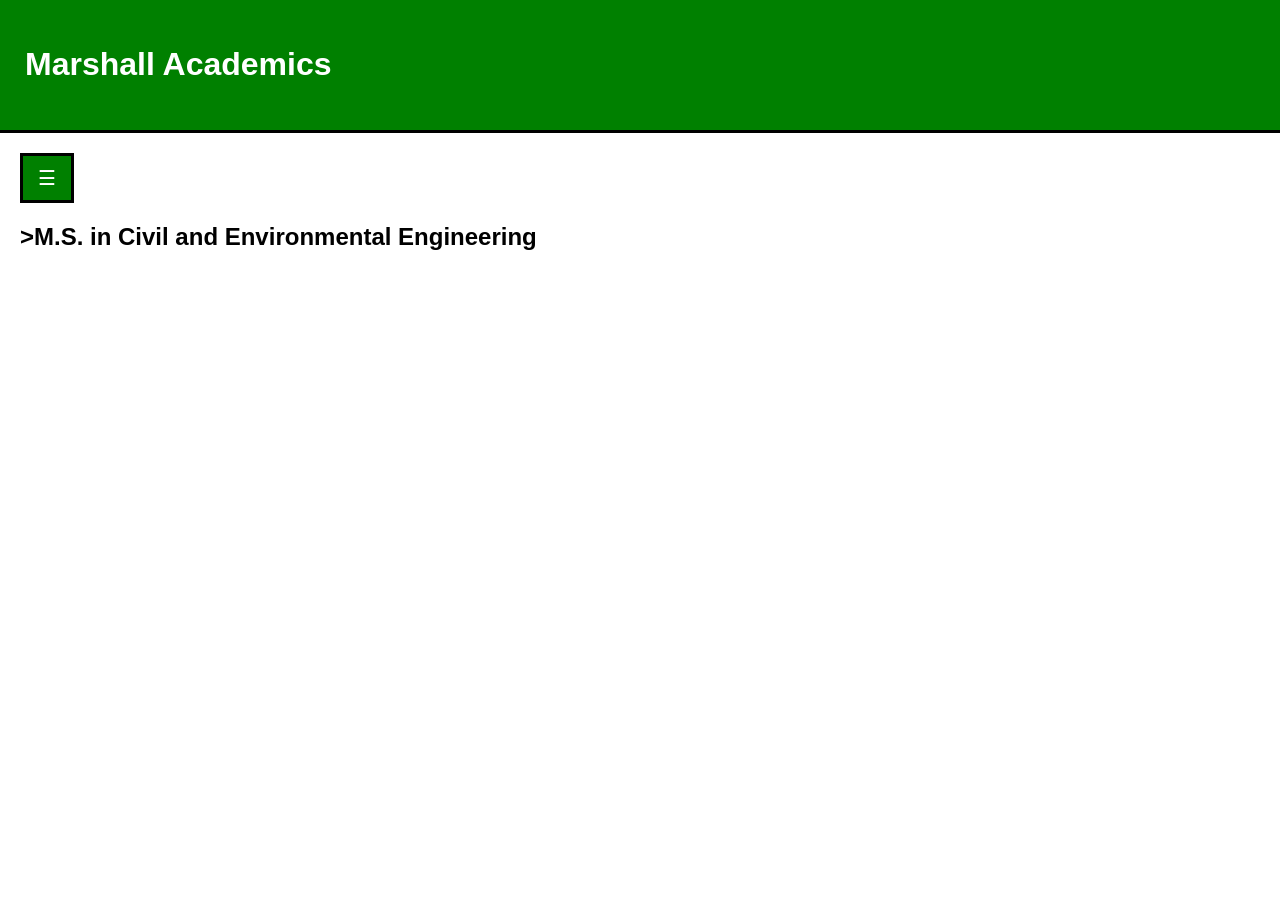
<file: oldwebsite/subpages/DoCE/civil_and_environmental_engineeringMS.html>
<!DOCTYPE html>
<html lang="en">

<head>
    <meta charset="UTF-8">
    <meta name="viewport" content="width=device-width, initial-scale=1.0">
    <title>Marshall Academics</title>
    <link href="../../styles.css" rel="stylesheet" />

</head>
<header id="header">
    <h1>Marshall Academics</h1>
</header>

<body>
    <div id="mySidenav" class="sidenav">
        <a href="javascript:void(0)" class="closebtn" onclick="closeNav()">&times;</a>
        <a href="../../index.html">Home</a>
        <a href="../../about.html">About</a>
        <!--<button class="dropdown-btn"><i class="dropdown-list"></i></button>
            <div class="dropdown-container">
                <a href="#"></a> 
            </div> (Copy and Paste this to add sections to the drop down list)-->
        <button class="dropdown-btn">College of Arts & Media<i class="dropdown-list"></i></button>
        <div class="dropdown-container">
            <button class="dropdown-btn">School of Art and Design<i class="dropdown-list"></i></button>
            <div class="dropdown-container">
                <a href="#">Art Education</a>
                <a href="#">Art History</a>
                <a href="#">Ceramics</a>
                <a href="#">Fibers</a>
                <a href="#">Foundations</a>
                <a href="#">Graphic Design</a>
                <a href="#">Painting</a>
                <a href="#">Photography</a>
                <a href="#">Printmaking</a>
                <a href="#">Sculpture</a>
                <a href="#">Studio Art</a>
                <a href="#">Video Production</a>
                <a href="#">Visual Art and Design</a>
            </div>
            <button class="dropdown-btn">School of Music<i class="dropdown-list"></i></button>
            <div class="dropdown-container">
                <a href="#">Music Education</a>
                <a href="#">Music Studies</a>
                <a href="#">Music Performance</a>
                <a href="#">Theory and Composition</a>
                <a href="#">Musical Theater</a>
                <a href="#">Jazz Studies</a>
            </div>
            <button class="dropdown-btn">School of Journalism and Mass Communications<i class="dropdown-list"></i></button>
            <div class="dropdown-container">
                <a href="#">Advertising and Public Relations</a>
                <a href="#">Journalism</a>
                <a href="#">Media Studies</a>
            </div>
            <button class="dropdown-btn">School of Theatre<i class="dropdown-list"></i></button>
            <div class="dropdown-container">
                <a href="#">Performance Emphasis Area</a>
                <a href="#">Production Emphasis Area</a>
                <a href="#">Musical Theater Program</a>
                <a href="#">Theater Minor</a>
                <a href="#">Dance Minor</a>
                <a href="#">Professional Theater Residency</a>
            </div>
        </div>
        
        <button class="dropdown-btn">Lewis College of Business<i class="dropdown-list"></i></button>
        <div class="dropdown-container">
            <button class="dropdown-btn">Undergraduate<i class="dropdown-list"></i></button>
            <div class="dropdown-container">
                <a href="#">Accounting</a>
                <a href="#">Aviation Managment</a>
                <a href="#">Economics</a>
                <a href="#">Finance</a>
                <a href="#">Health Care Managment</a>
                <a href="#">International Business</a>
                <a href="#">Management</a>
                <a href="#">Management Information Systems</a>
                <a href="#">Marketing</a>
                <a href="#">Online BA in General Buisness</a>
                <a href="#">Sports Business</a>
                <a href="#">Sustainability Managment and Technology</a>
            </div>
            <button class="dropdown-btn">Minors<i class="dropdown-list"></i></button>
            <div class="dropdown-container">
                <a href="#">Accounting</a>
                <a href="#">Economics</a>
                <a href="#">Entrepreneurship</a>
                <a href="#">Finance</a>
                <a href="#">General Business</a>
                <a href="#">Hospitality and Tourism</a>
                <a href="#">International Business</a>
                <a href="#">Legal Environment</a>
                <a href="#">Management</a>
                <a href="#">Management Information Systems</a>
                <a href="#">Marketing</a>
                <a href="#">Military Science and Leadership</a>
                <a href="#">Risk Management and Insurance</a>
                <a href="#">Sports Business</a>
                <a href="#">Sustainability and Technology</a>
            </div>
            <button class="dropdown-btn">Master's Programs<i class="dropdown-list"></i></button>
            <div class="dropdown-container">
                <a href="#">Masters of Business Administration</a>
                <a href="#">Masters of Science in Accountancy</a>
                <a href="#">Masters of Science in Health Informatics</a>
                <a href="#">Masters of Science in Health Care Administration</a>
                <a href="#">Masters of Science in Human Resource Management</a>
                <a href="#">Masters of Science in Information Systems</a>
                <a href="#">Masters of Science in Sport Administration</a>
            </div>
            <button class="dropdown-btn">Graduate Certificates<i class="dropdown-list"></i></button>
            <div class="dropdown-container">
                <a href="#">Certificate in Technology Management</a>
                <a href="#">Data Analytics in Health Care Certificate</a>
            </div>
            <button class="dropdown-btn">Doctorate Programs<i class="dropdown-list"></i></button>
            <div class="dropdown-container">
                <a href="#">Doctor of Buisness Administration</a>
                <a href="#">Doctor of Nurse Anesthesia Practice</a>
            </div>
        </div>

        <button class="dropdown-btn">College of Education and Professional Development<i class="dropdown-list"></i></button>
        <div class="dropdown-container">
            <button class="dropdown-btn">Undergraduate<i class="dropdown-list"></i></button>
            <div class="dropdown-container">
                <a href="#">Early Childhood Education</a>
                <a href="#">Elementary Education</a>
                <a href="#">Secondary Education</a>
            </div>
            <button class="dropdown-btn">Graduate<i class="dropdown-list"></i></button>
            <div class="dropdown-container">
                <a href="#">Adult and Continuing Education, M.S.</a>
                <a href="#">Counseling, M.A.</a>
                <a href="#">Curriculum and Instruction, Ed.D./Ed.S.</a>
                <a href="#">Leadership Studies, Ed.D./M.A.</a>
                <a href="#">Literacy Education, M.A.</a>
                <a href="#">School Psychology, Ed.S.</a>
                <a href="#">Special Education, M.A.</a>
                <a href="#">Teaching, M.A.T.</a>
            </div>
            <button class="dropdown-btn">Graduate Certificate<i class="dropdown-list"></i></button>
            <div class="dropdown-container">
                <a href="#">Alternate Certification</a>
                <a href="#">Early Childhood Education</a>
                <a href="#">Elementary Math Specialist</a>
                <a href="#">Instructional Technology and Learning</a>
                <a href="#">Literacy Education</a>
                <a href="#">Mathematics Through Algebra 1</a>
                <a href="#">School Library Media Specialist</a>
            </div>
        </div>

        <button class="dropdown-btn">College of Engineering and Computer Sciences<i class="dropdown-list"></i></button>
        <div class="dropdown-container">
            <button class="dropdown-btn">Department of Computer Sciences and Electrical Engineering<i class="dropdown-list"></i></button>
            <div class="dropdown-container">
                <button class="dropdown-btn">Undergraduate<i class="dropdown-list"></i></button>
                <div class="dropdown-container">
                    <a href="../../subpages/DoCSaEE/computer_scienceBS.html">B.S. in Computer Science</a>
                    <a href="../../subpages/DoCSaEE/computer_information_securityBS.html">B.S. in Computer and Information Security</a>
                    <a href="../../subpages/DoCSaEE/electrical_and_computer_engineeringBS.html">B.S. in Electrical and Computer Engineering</a>
                    <a href="../../subpages/DoCSaEE/computer_information_technologyBS.html">Computer Information Technology</a>
                    <a href="../../subpages/DoCSaEE/computer_scienceAMD.html">Accelerated Master's Degree (AMD) in Computer Science</a>
                </div>
                <button class="dropdown-btn">Graduate<i class="dropdown-list"></i></button>
                <div class="dropdown-container">
                    <a href="../../subpages/DoCSaEE/computer_scienceMS.html">M.S. in Computer Science</a>
                    <a href="../../subpages/DoCSaEE/cybersecurityMS.html">M.S. in Cybersecurity</a>
                    <a href="../../subpages/DoCSaEE/data_scienceMS.html">M.S. in Data Science</a>
                    <a href="../../subpages/DoCSaEE/electrical_and_computer_engineeringMS.html">M.S. in Electrical and Computer Engineering</a>
                </div>
            </div>
            <button class="dropdown-btn">Weisberg Department of Mechanical and Industrial Engineering<i class="dropdown-list"></i></button>
            <div class="dropdown-container">
                <button class="dropdown-btn">Undergraduate<i class="dropdown-list"></i></button>
                <div class="dropdown-container">
                    <a href="../../subpages/WDoMaIE/occupational_safety_and_healthBS.html">B.S. in Occupational Safety and Health</a>
                    <a href="../../subpages/WDoMaIE/mechanical_engineeringBS.html">B.S. in Mechanical Engineering</a>
                    <a href="../../subpages/WDoMaIE/mechanical_engineeringAMD.html">Accelerated Master's Degree (AMD) in Mechanical Engineering</a>
                </div>
                <button class="dropdown-btn">Graduate<i class="dropdown-list"></i></button>
                <div class="dropdown-container">
                    <a href="../../subpages/WDoMaIE/environmental_scienceMS.html">M.S. in Environmental Science</a>
                    <a href="../../subpages/WDoMaIE/safetyMS.html">M.S. in Safety</a>
                    <a href="../../subpages/WDoMaIE/mechanical_engineeringMS.html">M.S. in Mechanical Engineering</a>
                </div>
            </div>
            <button class="dropdown-btn">Department of Civil Engineering<i class="dropdown-list"></i></button>
            <div class="dropdown-container">
                <button class="dropdown-btn">Undergraduate<i class="dropdown-list"></i></button>
                <div class="dropdown-container">
                    <a href="../../subpages/DoCE/civil_engineeringBS.html">B.S. in Civil Engineering</a>
                    <a href="../../subpages/DoCE/civil_and_environmental_engineeringAMD.html">Accelerated Masters Degree (AMD) in Civil and Environmental Engineering</a>
                    <a href="../../subpages/DoCE/engineering_managementAMD.html">Accelerated Masters Degree (AMD) in Engineering Management</a>
                </div>
                <button class="dropdown-btn">Graduate<i class="dropdown-list"></i></button>
                <div class="dropdown-container">
                    <a href="../../subpages/DoCE/engineering_managementMS.html">M.S. in Engineering Management</a>
                    <a href="../../subpages/DoCE/civil_and_environmental_engineeringMS.html">M.S. in Civil and Environmental Engineering</a>
                </div>
            </div>
            <button class="dropdown-btn">Department of Biomedical Engineering<i class="dropdown-list"></i></button>
            <div class="dropdown-container">
                <button class="dropdown-btn">Undergraduate<i class="dropdown-list"></i></button>
                <div class="dropdown-container">
                    <a href="../../subpages/DoBE/biomedical_engineeringBS.html">B.S. in Biomedical Engineering</a>
                </div>
            </div>
        </div>

        <button class="dropdown-btn">College of Health Professions<i class="dropdown-list"></i></button>
        <div class="dropdown-container">
            <button class="dropdown-btn">Undergraduate<i class="dropdown-list"></i></button>
            <div class="dropdown-container">
                <a href="#">Athletic Training</a>
                <a href="#">Biomechanics</a>
                <a href="#">Communication Disorders</a>
                <a href="#">Dietetics</a>
                <a href="#">Exercise Science</a>
                <a href="#">Health Sciences</a>
                <a href="#">Medical Imaging</a>
                <a href="#">Medical Laboratory Science</a>
                <a href="#">Medical Laboratory Technology</a>
                <a href="#">Nursing, A.S.N.	Associate of Science</a>
                <a href="#">Nursing, B.A./B.S. to B.S.N.</a>
                <a href="#">Nursing, B.S.N.	Bachelor of Science</a>
                <a href="#">Nursing, M.S.N.	Master of Science</a>
                <a href="#">R.N. to B.S.N Online Program</a>
                <a href="#">Respiratory Care</a>
                <a href="#">Social Work</a>
            </div>
            <button class="dropdown-btn">Graduate<i class="dropdown-list"></i></button>
            <div class="dropdown-container">
                <a href="#">Athletic Training (Professional)</a>
                <a href="#">Athletic Training, M.S</a>
                <a href="#">Biomechanics, M.S.</a>
                <a href="#">Communication Disorders, M.S.</a>
                <a href="#">Dietetics, M.S.</a>
                <a href="#">Exercise Science, M.S.</a>
                <a href="#">Nursing Practice, D.N.P.</a>
                <a href="#">Physical Therapy, D.P.T.</a>
                <a href="#">Public Health, M.P.H.</a>
                <a href="#">Social Work, M.S.W.</a>
            </div>
            <button class="dropdown-btn">Graduate Certificate<i class="dropdown-list"></i></button>
            <div class="dropdown-container">
                <a href="#">Certified School Social Work Specialist</a>
                <a href="#">Family Nurse Practitioner</a>
                <a href="#">Nurse Administration</a>
                <a href="#">Nursing Education</a>
            </div>
            <button class="dropdown-btn">Professional<i class="dropdown-list"></i></button>
            <div class="dropdown-container">
                <a href="#">Nursing Practice, D.N.P.</a>
                <a href="#">Physical Therapy, D.P.T.</a>
            </div>
        </div>
        
        <button class="dropdown-btn">College of Liberal Arts<i class="dropdown-list"></i></button>
        <div class="dropdown-container">
            <button class="dropdown-btn">Undergraduate<i class="dropdown-list"></i></button>
            <div class="dropdown-container">
                <a href="#">Anthropology</a>
                <a href="#">Communication Studies</a>
                <a href="#">Creative Writing</a>
                <a href="#">Economics</a>
                <a href="#">English</a>
                <a href="#">French</a>
                <a href="#">Geography, B.A.</a>
                <a href="#">Geography, B.S.</a>
                <a href="#">History</a>
                <a href="#">Humanities</a>
                <a href="#">International Affairs</a>
                <a href="#">Japanese</a>
                <a href="#">Latin</a>
                <a href="#">Literary Studies</a>
                <a href="#">Political Science</a>
                <a href="#">Pre-Law</a>
                <a href="#">Professional Writing</a>
                <a href="#">Psychology, B.A.</a>
                <a href="#">Psychology, B.S.</a>
                <a href="#">Sociology, B.A.</a>
                <a href="#">Spanish, B.A.</a>
            </div>
            <button class="dropdown-btn">Graduate<i class="dropdown-list"></i></button>
            <div class="dropdown-container">
                <a href="#">Clinical Psychology, Psy.D</a>
                <a href="#">Communication Studies, M.A.</a>
                <a href="#">English, M.A.</a>
                <a href="#">Geography, M.A.</a>
                <a href="#">Geography, M.S.</a>
                <a href="#">History, M.A.</a>
                <a href="#">Humanities, M.A.</a>
                <a href="#">Psychology, M.A.</a>
                <a href="#">Public Administration, M.P.A.</a>
                <a href="#">Sociology, M.A.</a>
            </div>
            <button class="dropdown-btn">Graduate Certificate<i class="dropdown-list"></i></button>
            <div class="dropdown-container">
                <a href="#">Appalachian Studies</a>
                <a href="#">Behavioral Statistics</a>
                <a href="#">Clinical Psychology</a>
                <a href="#">Human Geography</a>
                <a href="#">Latin</a>
                <a href="#">Non-Profit Management</a>
                <a href="#">Public History</a>
                <a href="#">Women's Studies</a>
            </div>
        </div>

        <button class="dropdown-btn">College of Science<i class="dropdown-list"></i></button>
        <div class="dropdown-container">
            <button class="dropdown-btn">Undergraduate<i class="dropdown-list"></i></button>
            <div class="dropdown-container">
                <a href="#">Biochemistry, B.S.</a>
                <a href="#">Biological Sciences, B.S.</a>
                <a href="#">Chemical Sciences, B.S.</a>
                <a href="#">Chemistry (ACS Certified), B.S.</a>
                <a href="#">Criminal Justice, B.A.</a>
                <a href="#">Cyber Forensics & Security, B.S.</a>
                <a href="#">Environmental Chemistry, B.S.</a>
                <a href="#">Environmental Science, B.S.</a>
                <a href="#">Forensic Chemistry, B.S.</a>
                <a href="#">Geology, B.S.</a>
                <a href="#">Mathematics, B.S.</a>
                <a href="#">Natural Resources & Recreation Management, B.S.</a>
                <a href="#">Physics, B.S.</a>
                <a href="#">Specialty Agriculture, B.S.</a>
                <a href="#">Statistics, B.S.</a>
            </div>
            <button class="dropdown-btn">Graduate<i class="dropdown-list"></i></button>
            <div class="dropdown-container">
                <a href="#">Accelerated Biological Sciences, M.S./M.A.</a>
                <a href="#">Biological Sciences, M.A.</a>
                <a href="#">Biological Sciences, M.S.</a>
                <a href="#">Chemistry, M.S.</a>
                <a href="#">Criminal Justice, M.S.</a>
                <a href="#">Cyber Forensics & Security, M.S.</a>
                <a href="#">Digital Forensics, Grad Certificate</a>
                <a href="#">Forensic Science, M.S.</a>
                <a href="#">Mathematics, M.A.</a>
                <a href="#">Natural Resources & the Environment, M.S.</a>
                <a href="#">Physical and Applied Science, M.S.</a>
                <a href="#">Physics, M.S.</a>
            </div>
            <button class="dropdown-btn">Minor<i class="dropdown-list"></i></button>
            <div class="dropdown-container">
                <a href="#">Pre-Professional Health Care Studies, Interdisciplinary</a>
            </div>
        </div>

        <button class="dropdown-btn">School of Pharmacy<i class="dropdown-list"></i></button>
        <div class="dropdown-container">
            <a href="#">Pharm.D. Program</a>
            <button class="dropdown-btn">Undergraduate<i class="dropdown-list"></i></button>
            <div class="dropdown-container">
                <a href="#">Pharmaceutical Sciences (BSPS)</a>
            </div>
            <button class="dropdown-btn">Graduate<i class="dropdown-list"></i></button>
            <div class="dropdown-container">
                <a href="#">Pharmaceutical Sciences (MSPS)</a>
            </div>
            <a href="#">Dual Pharm.D./MBA degree</a>
        </div>

        <button class="dropdown-btn">Joan C. Edwards School of Medicine<i class="dropdown-list"></i></button>
        <div class="dropdown-container">
            <button class="dropdown-btn">Residency Programs<i class="dropdown-list"></i></button>
            <div class="dropdown-container">
                <a href="#">Family Medicine</a>
                <a href="#">General Practice Residency - Dentistry</a>
                <a href="#">General Surgery</a>
                <a href="#">Internal Medicine</a>
                <a href="#">Medicine-Pediatrics</a>
                <a href="#">Neurology</a>
                <a href="#">Obstetrics-Gynecology</a>
                <a href="#">Orthopaedic Surgery</a>
                <a href="#">Pediatrics</a>
                <a href="#">Psychiatry</a>
            </div>
            <button class="dropdown-btn">Fellowship Programs<i class="dropdown-list"></i></button>
            <div class="dropdown-container">
                <a href="#">Addiction Medicine</a>
                <a href="#">Cardiology</a>
                <a href="#">Child & Adolescent Psychiatry</a>
                <a href="#">Endocrinology</a>
                <a href="#">Gastroenterology</a>
                <a href="#">Geriatric Medicine</a>
                <a href="#">Geriatric Psychiatry</a>
                <a href="#">Hematology-Oncology</a>
                <a href="#">Interventional Cardiology</a>
                <a href="#">Neonatal-Perinatal Medicine</a>
                <a href="#">Nephrology</a>
                <a href="#">Pediatric Hospital Medicine</a>
                <a href="#">Pulmonary Critical Care</a>
                <a href="#">Sports Medicine</a>
            </div>
            <button class="dropdown-btn">Marshall Community Health Consortium<i class="dropdown-list"></i></button>
            <div class="dropdown-container">
                <a href="#">Holzer Family Medicine</a>
                <a href="#">Rural General Surgery Residency</a>
            </div>
        </div>

        <button class="dropdown-btn">Division of Aviation<i class="dropdown-list"></i></button>
        <div class="dropdown-container">
            <a href="#">Bill Noe Flight School</a>
            <a href="#">Aviation Maintenance Technology Program</a>
        </div>

        <button class="dropdown-btn">Regents Bachelor of Arts<i class="dropdown-list"></i></button>
        <div class="dropdown-container">
            <button class="dropdown-btn">Computer Related<i class="dropdown-list"></i></button>
            <div class="dropdown-container">
                <a href="#">Digital Forensics Emphasis (25 hours)</a>
                <a href="#">Information Assurance Emphasis (23 hours)</a>
                <a href="#">Web Application Development Emphasis (24 hours)</a>
                <a href="#">Game Development Emphasis (24 hours)</a>
                <a href="#">Instructional Technology and Library Science Emphasis (15 hours)</a>
            </div>
            <button class="dropdown-btn">Creative Writing and Art Related<i class="dropdown-list"></i></button>
            <div class="dropdown-container">
                <a href="#">Creative Writing in English Emphasis (15 hours)</a>
                <a href="#">Studio Art (21 hours)</a>
            </div>
            <button class="dropdown-btn">Humanities Related<i class="dropdown-list"></i></button>
            <div class="dropdown-container">
                <a href="#">Religious Studies Emphasis (18 hours)</a>
                <a href="#">Literature in English Emphasis (15 hours)</a>
            </div>
            <button class="dropdown-btn">Social Science<i class="dropdown-list"></i></button>
            <div class="dropdown-container">
                <a href="#">Anthropology Emphasis (18 hours)</a>
                <a href="#">Communication Studies Emphasis (18 hours)</a>
                <a href="#">Criminal Justice Emphasis (18 hours)</a>
                <a href="#">Geography Emphasis (18-19 hours)</a>
                <a href="#">GIScience Geography Emphasis (19 hours)</a>
                <a href="#">Human Geography Emphasis (18 hours)</a>
                <a href="#">Physical Geography Emphasis (18 hours)</a>
                <a href="#">Military Science Emphasis (18 hours)</a>
                <a href="#">Political Science Emphasis (15 hours)</a>
                <a href="#">Psychology Emphasis (18 hours)</a>
                <a href="#">Sociology Emphasis (18 hours)</a>
                <a href="#">Women's Studies Emphasis (18 hours)</a>
            </div>
            <button class="dropdown-btn">Education Related<i class="dropdown-list"></i></button>
            <div class="dropdown-container">
                <a href="#">Preschool Development Emphasis (21 hours)</a>
            </div>
        </div>

        <div class="spacer">
            <p>Marshall University</p>
        </div>
    </div>
    <div id="main">
        <button class="openbtn" onclick="openNav()">&#9776;</button>
        <h2>>M.S. in Civil and Environmental Engineering</h2>
    </div>
</body>
<footer>
    <script src="../../script.js"></script>
</footer>

</html>
</file>
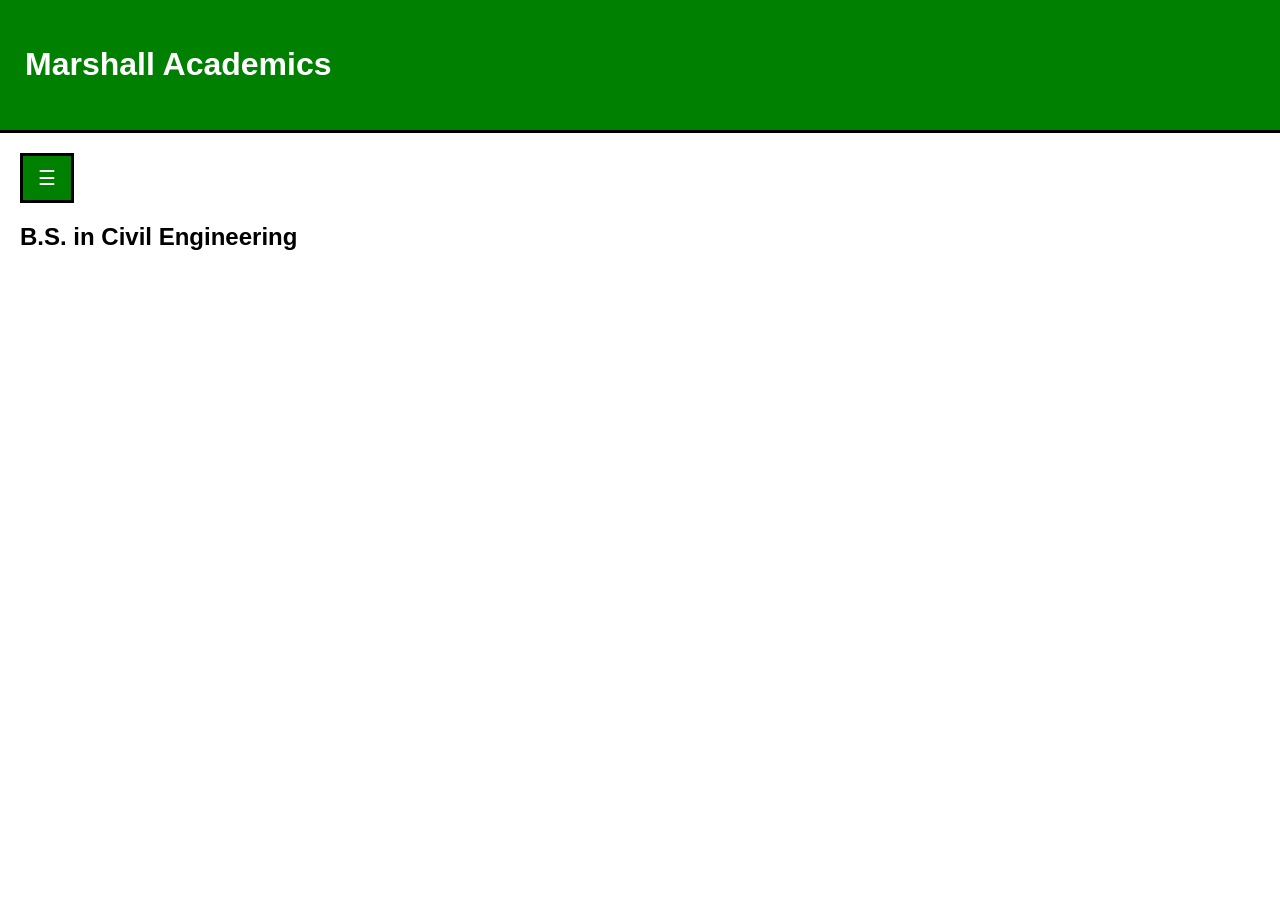
<file: oldwebsite/subpages/DoCE/civil_engineeringBS.html>
<!DOCTYPE html>
<html lang="en">

<head>
    <meta charset="UTF-8">
    <meta name="viewport" content="width=device-width, initial-scale=1.0">
    <title>Marshall Academics</title>
    <link href="../../styles.css" rel="stylesheet" />

</head>
<header id="header">
    <h1>Marshall Academics</h1>
</header>

<body>
    <div id="mySidenav" class="sidenav">
        <a href="javascript:void(0)" class="closebtn" onclick="closeNav()">&times;</a>
        <a href="../../index.html">Home</a>
        <a href="../../about.html">About</a>
        <!--<button class="dropdown-btn"><i class="dropdown-list"></i></button>
            <div class="dropdown-container">
                <a href="#"></a> 
            </div> (Copy and Paste this to add sections to the drop down list)-->
        <button class="dropdown-btn">College of Arts & Media<i class="dropdown-list"></i></button>
        <div class="dropdown-container">
            <button class="dropdown-btn">School of Art and Design<i class="dropdown-list"></i></button>
            <div class="dropdown-container">
                <a href="#">Art Education</a>
                <a href="#">Art History</a>
                <a href="#">Ceramics</a>
                <a href="#">Fibers</a>
                <a href="#">Foundations</a>
                <a href="#">Graphic Design</a>
                <a href="#">Painting</a>
                <a href="#">Photography</a>
                <a href="#">Printmaking</a>
                <a href="#">Sculpture</a>
                <a href="#">Studio Art</a>
                <a href="#">Video Production</a>
                <a href="#">Visual Art and Design</a>
            </div>
            <button class="dropdown-btn">School of Music<i class="dropdown-list"></i></button>
            <div class="dropdown-container">
                <a href="#">Music Education</a>
                <a href="#">Music Studies</a>
                <a href="#">Music Performance</a>
                <a href="#">Theory and Composition</a>
                <a href="#">Musical Theater</a>
                <a href="#">Jazz Studies</a>
            </div>
            <button class="dropdown-btn">School of Journalism and Mass Communications<i class="dropdown-list"></i></button>
            <div class="dropdown-container">
                <a href="#">Advertising and Public Relations</a>
                <a href="#">Journalism</a>
                <a href="#">Media Studies</a>
            </div>
            <button class="dropdown-btn">School of Theatre<i class="dropdown-list"></i></button>
            <div class="dropdown-container">
                <a href="#">Performance Emphasis Area</a>
                <a href="#">Production Emphasis Area</a>
                <a href="#">Musical Theater Program</a>
                <a href="#">Theater Minor</a>
                <a href="#">Dance Minor</a>
                <a href="#">Professional Theater Residency</a>
            </div>
        </div>
        
        <button class="dropdown-btn">Lewis College of Business<i class="dropdown-list"></i></button>
        <div class="dropdown-container">
            <button class="dropdown-btn">Undergraduate<i class="dropdown-list"></i></button>
            <div class="dropdown-container">
                <a href="#">Accounting</a>
                <a href="#">Aviation Managment</a>
                <a href="#">Economics</a>
                <a href="#">Finance</a>
                <a href="#">Health Care Managment</a>
                <a href="#">International Business</a>
                <a href="#">Management</a>
                <a href="#">Management Information Systems</a>
                <a href="#">Marketing</a>
                <a href="#">Online BA in General Buisness</a>
                <a href="#">Sports Business</a>
                <a href="#">Sustainability Managment and Technology</a>
            </div>
            <button class="dropdown-btn">Minors<i class="dropdown-list"></i></button>
            <div class="dropdown-container">
                <a href="#">Accounting</a>
                <a href="#">Economics</a>
                <a href="#">Entrepreneurship</a>
                <a href="#">Finance</a>
                <a href="#">General Business</a>
                <a href="#">Hospitality and Tourism</a>
                <a href="#">International Business</a>
                <a href="#">Legal Environment</a>
                <a href="#">Management</a>
                <a href="#">Management Information Systems</a>
                <a href="#">Marketing</a>
                <a href="#">Military Science and Leadership</a>
                <a href="#">Risk Management and Insurance</a>
                <a href="#">Sports Business</a>
                <a href="#">Sustainability and Technology</a>
            </div>
            <button class="dropdown-btn">Master's Programs<i class="dropdown-list"></i></button>
            <div class="dropdown-container">
                <a href="#">Masters of Business Administration</a>
                <a href="#">Masters of Science in Accountancy</a>
                <a href="#">Masters of Science in Health Informatics</a>
                <a href="#">Masters of Science in Health Care Administration</a>
                <a href="#">Masters of Science in Human Resource Management</a>
                <a href="#">Masters of Science in Information Systems</a>
                <a href="#">Masters of Science in Sport Administration</a>
            </div>
            <button class="dropdown-btn">Graduate Certificates<i class="dropdown-list"></i></button>
            <div class="dropdown-container">
                <a href="#">Certificate in Technology Management</a>
                <a href="#">Data Analytics in Health Care Certificate</a>
            </div>
            <button class="dropdown-btn">Doctorate Programs<i class="dropdown-list"></i></button>
            <div class="dropdown-container">
                <a href="#">Doctor of Buisness Administration</a>
                <a href="#">Doctor of Nurse Anesthesia Practice</a>
            </div>
        </div>

        <button class="dropdown-btn">College of Education and Professional Development<i class="dropdown-list"></i></button>
        <div class="dropdown-container">
            <button class="dropdown-btn">Undergraduate<i class="dropdown-list"></i></button>
            <div class="dropdown-container">
                <a href="#">Early Childhood Education</a>
                <a href="#">Elementary Education</a>
                <a href="#">Secondary Education</a>
            </div>
            <button class="dropdown-btn">Graduate<i class="dropdown-list"></i></button>
            <div class="dropdown-container">
                <a href="#">Adult and Continuing Education, M.S.</a>
                <a href="#">Counseling, M.A.</a>
                <a href="#">Curriculum and Instruction, Ed.D./Ed.S.</a>
                <a href="#">Leadership Studies, Ed.D./M.A.</a>
                <a href="#">Literacy Education, M.A.</a>
                <a href="#">School Psychology, Ed.S.</a>
                <a href="#">Special Education, M.A.</a>
                <a href="#">Teaching, M.A.T.</a>
            </div>
            <button class="dropdown-btn">Graduate Certificate<i class="dropdown-list"></i></button>
            <div class="dropdown-container">
                <a href="#">Alternate Certification</a>
                <a href="#">Early Childhood Education</a>
                <a href="#">Elementary Math Specialist</a>
                <a href="#">Instructional Technology and Learning</a>
                <a href="#">Literacy Education</a>
                <a href="#">Mathematics Through Algebra 1</a>
                <a href="#">School Library Media Specialist</a>
            </div>
        </div>

        <button class="dropdown-btn">College of Engineering and Computer Sciences<i class="dropdown-list"></i></button>
        <div class="dropdown-container">
            <button class="dropdown-btn">Department of Computer Sciences and Electrical Engineering<i class="dropdown-list"></i></button>
            <div class="dropdown-container">
                <button class="dropdown-btn">Undergraduate<i class="dropdown-list"></i></button>
                <div class="dropdown-container">
                    <a href="../../subpages/DoCSaEE/computer_scienceBS.html">B.S. in Computer Science</a>
                    <a href="../../subpages/DoCSaEE/computer_information_securityBS.html">B.S. in Computer and Information Security</a>
                    <a href="../../subpages/DoCSaEE/electrical_and_computer_engineeringBS.html">B.S. in Electrical and Computer Engineering</a>
                    <a href="../../subpages/DoCSaEE/computer_information_technologyBS.html">Computer Information Technology</a>
                    <a href="../../subpages/DoCSaEE/computer_scienceAMD.html">Accelerated Master's Degree (AMD) in Computer Science</a>
                </div>
                <button class="dropdown-btn">Graduate<i class="dropdown-list"></i></button>
                <div class="dropdown-container">
                    <a href="../../subpages/DoCSaEE/computer_scienceMS.html">M.S. in Computer Science</a>
                    <a href="../../subpages/DoCSaEE/cybersecurityMS.html">M.S. in Cybersecurity</a>
                    <a href="../../subpages/DoCSaEE/data_scienceMS.html">M.S. in Data Science</a>
                    <a href="../../subpages/DoCSaEE/electrical_and_computer_engineeringMS.html">M.S. in Electrical and Computer Engineering</a>
                </div>
            </div>
            <button class="dropdown-btn">Weisberg Department of Mechanical and Industrial Engineering<i class="dropdown-list"></i></button>
            <div class="dropdown-container">
                <button class="dropdown-btn">Undergraduate<i class="dropdown-list"></i></button>
                <div class="dropdown-container">
                    <a href="../../subpages/WDoMaIE/occupational_safety_and_healthBS.html">B.S. in Occupational Safety and Health</a>
                    <a href="../../subpages/WDoMaIE/mechanical_engineeringBS.html">B.S. in Mechanical Engineering</a>
                    <a href="../../subpages/WDoMaIE/mechanical_engineeringAMD.html">Accelerated Master's Degree (AMD) in Mechanical Engineering</a>
                </div>
                <button class="dropdown-btn">Graduate<i class="dropdown-list"></i></button>
                <div class="dropdown-container">
                    <a href="../../subpages/WDoMaIE/environmental_scienceMS.html">M.S. in Environmental Science</a>
                    <a href="../../subpages/WDoMaIE/safetyMS.html">M.S. in Safety</a>
                    <a href="../../subpages/WDoMaIE/mechanical_engineeringMS.html">M.S. in Mechanical Engineering</a>
                </div>
            </div>
            <button class="dropdown-btn">Department of Civil Engineering<i class="dropdown-list"></i></button>
            <div class="dropdown-container">
                <button class="dropdown-btn">Undergraduate<i class="dropdown-list"></i></button>
                <div class="dropdown-container">
                    <a href="../../subpages/DoCE/civil_engineeringBS.html">B.S. in Civil Engineering</a>
                    <a href="../../subpages/DoCE/civil_and_environmental_engineeringAMD.html">Accelerated Masters Degree (AMD) in Civil and Environmental Engineering</a>
                    <a href="../../subpages/DoCE/engineering_managementAMD.html">Accelerated Masters Degree (AMD) in Engineering Management</a>
                </div>
                <button class="dropdown-btn">Graduate<i class="dropdown-list"></i></button>
                <div class="dropdown-container">
                    <a href="../../subpages/DoCE/engineering_managementMS.html">M.S. in Engineering Management</a>
                    <a href="../../subpages/DoCE/civil_and_environmental_engineeringMS.html">M.S. in Civil and Environmental Engineering</a>
                </div>
            </div>
            <button class="dropdown-btn">Department of Biomedical Engineering<i class="dropdown-list"></i></button>
            <div class="dropdown-container">
                <button class="dropdown-btn">Undergraduate<i class="dropdown-list"></i></button>
                <div class="dropdown-container">
                    <a href="../../subpages/DoBE/biomedical_engineeringBS.html">B.S. in Biomedical Engineering</a>
                </div>
            </div>
        </div>

        <button class="dropdown-btn">College of Health Professions<i class="dropdown-list"></i></button>
        <div class="dropdown-container">
            <button class="dropdown-btn">Undergraduate<i class="dropdown-list"></i></button>
            <div class="dropdown-container">
                <a href="#">Athletic Training</a>
                <a href="#">Biomechanics</a>
                <a href="#">Communication Disorders</a>
                <a href="#">Dietetics</a>
                <a href="#">Exercise Science</a>
                <a href="#">Health Sciences</a>
                <a href="#">Medical Imaging</a>
                <a href="#">Medical Laboratory Science</a>
                <a href="#">Medical Laboratory Technology</a>
                <a href="#">Nursing, A.S.N.	Associate of Science</a>
                <a href="#">Nursing, B.A./B.S. to B.S.N.</a>
                <a href="#">Nursing, B.S.N.	Bachelor of Science</a>
                <a href="#">Nursing, M.S.N.	Master of Science</a>
                <a href="#">R.N. to B.S.N Online Program</a>
                <a href="#">Respiratory Care</a>
                <a href="#">Social Work</a>
            </div>
            <button class="dropdown-btn">Graduate<i class="dropdown-list"></i></button>
            <div class="dropdown-container">
                <a href="#">Athletic Training (Professional)</a>
                <a href="#">Athletic Training, M.S</a>
                <a href="#">Biomechanics, M.S.</a>
                <a href="#">Communication Disorders, M.S.</a>
                <a href="#">Dietetics, M.S.</a>
                <a href="#">Exercise Science, M.S.</a>
                <a href="#">Nursing Practice, D.N.P.</a>
                <a href="#">Physical Therapy, D.P.T.</a>
                <a href="#">Public Health, M.P.H.</a>
                <a href="#">Social Work, M.S.W.</a>
            </div>
            <button class="dropdown-btn">Graduate Certificate<i class="dropdown-list"></i></button>
            <div class="dropdown-container">
                <a href="#">Certified School Social Work Specialist</a>
                <a href="#">Family Nurse Practitioner</a>
                <a href="#">Nurse Administration</a>
                <a href="#">Nursing Education</a>
            </div>
            <button class="dropdown-btn">Professional<i class="dropdown-list"></i></button>
            <div class="dropdown-container">
                <a href="#">Nursing Practice, D.N.P.</a>
                <a href="#">Physical Therapy, D.P.T.</a>
            </div>
        </div>
        
        <button class="dropdown-btn">College of Liberal Arts<i class="dropdown-list"></i></button>
        <div class="dropdown-container">
            <button class="dropdown-btn">Undergraduate<i class="dropdown-list"></i></button>
            <div class="dropdown-container">
                <a href="#">Anthropology</a>
                <a href="#">Communication Studies</a>
                <a href="#">Creative Writing</a>
                <a href="#">Economics</a>
                <a href="#">English</a>
                <a href="#">French</a>
                <a href="#">Geography, B.A.</a>
                <a href="#">Geography, B.S.</a>
                <a href="#">History</a>
                <a href="#">Humanities</a>
                <a href="#">International Affairs</a>
                <a href="#">Japanese</a>
                <a href="#">Latin</a>
                <a href="#">Literary Studies</a>
                <a href="#">Political Science</a>
                <a href="#">Pre-Law</a>
                <a href="#">Professional Writing</a>
                <a href="#">Psychology, B.A.</a>
                <a href="#">Psychology, B.S.</a>
                <a href="#">Sociology, B.A.</a>
                <a href="#">Spanish, B.A.</a>
            </div>
            <button class="dropdown-btn">Graduate<i class="dropdown-list"></i></button>
            <div class="dropdown-container">
                <a href="#">Clinical Psychology, Psy.D</a>
                <a href="#">Communication Studies, M.A.</a>
                <a href="#">English, M.A.</a>
                <a href="#">Geography, M.A.</a>
                <a href="#">Geography, M.S.</a>
                <a href="#">History, M.A.</a>
                <a href="#">Humanities, M.A.</a>
                <a href="#">Psychology, M.A.</a>
                <a href="#">Public Administration, M.P.A.</a>
                <a href="#">Sociology, M.A.</a>
            </div>
            <button class="dropdown-btn">Graduate Certificate<i class="dropdown-list"></i></button>
            <div class="dropdown-container">
                <a href="#">Appalachian Studies</a>
                <a href="#">Behavioral Statistics</a>
                <a href="#">Clinical Psychology</a>
                <a href="#">Human Geography</a>
                <a href="#">Latin</a>
                <a href="#">Non-Profit Management</a>
                <a href="#">Public History</a>
                <a href="#">Women's Studies</a>
            </div>
        </div>

        <button class="dropdown-btn">College of Science<i class="dropdown-list"></i></button>
        <div class="dropdown-container">
            <button class="dropdown-btn">Undergraduate<i class="dropdown-list"></i></button>
            <div class="dropdown-container">
                <a href="#">Biochemistry, B.S.</a>
                <a href="#">Biological Sciences, B.S.</a>
                <a href="#">Chemical Sciences, B.S.</a>
                <a href="#">Chemistry (ACS Certified), B.S.</a>
                <a href="#">Criminal Justice, B.A.</a>
                <a href="#">Cyber Forensics & Security, B.S.</a>
                <a href="#">Environmental Chemistry, B.S.</a>
                <a href="#">Environmental Science, B.S.</a>
                <a href="#">Forensic Chemistry, B.S.</a>
                <a href="#">Geology, B.S.</a>
                <a href="#">Mathematics, B.S.</a>
                <a href="#">Natural Resources & Recreation Management, B.S.</a>
                <a href="#">Physics, B.S.</a>
                <a href="#">Specialty Agriculture, B.S.</a>
                <a href="#">Statistics, B.S.</a>
            </div>
            <button class="dropdown-btn">Graduate<i class="dropdown-list"></i></button>
            <div class="dropdown-container">
                <a href="#">Accelerated Biological Sciences, M.S./M.A.</a>
                <a href="#">Biological Sciences, M.A.</a>
                <a href="#">Biological Sciences, M.S.</a>
                <a href="#">Chemistry, M.S.</a>
                <a href="#">Criminal Justice, M.S.</a>
                <a href="#">Cyber Forensics & Security, M.S.</a>
                <a href="#">Digital Forensics, Grad Certificate</a>
                <a href="#">Forensic Science, M.S.</a>
                <a href="#">Mathematics, M.A.</a>
                <a href="#">Natural Resources & the Environment, M.S.</a>
                <a href="#">Physical and Applied Science, M.S.</a>
                <a href="#">Physics, M.S.</a>
            </div>
            <button class="dropdown-btn">Minor<i class="dropdown-list"></i></button>
            <div class="dropdown-container">
                <a href="#">Pre-Professional Health Care Studies, Interdisciplinary</a>
            </div>
        </div>

        <button class="dropdown-btn">School of Pharmacy<i class="dropdown-list"></i></button>
        <div class="dropdown-container">
            <a href="#">Pharm.D. Program</a>
            <button class="dropdown-btn">Undergraduate<i class="dropdown-list"></i></button>
            <div class="dropdown-container">
                <a href="#">Pharmaceutical Sciences (BSPS)</a>
            </div>
            <button class="dropdown-btn">Graduate<i class="dropdown-list"></i></button>
            <div class="dropdown-container">
                <a href="#">Pharmaceutical Sciences (MSPS)</a>
            </div>
            <a href="#">Dual Pharm.D./MBA degree</a>
        </div>

        <button class="dropdown-btn">Joan C. Edwards School of Medicine<i class="dropdown-list"></i></button>
        <div class="dropdown-container">
            <button class="dropdown-btn">Residency Programs<i class="dropdown-list"></i></button>
            <div class="dropdown-container">
                <a href="#">Family Medicine</a>
                <a href="#">General Practice Residency - Dentistry</a>
                <a href="#">General Surgery</a>
                <a href="#">Internal Medicine</a>
                <a href="#">Medicine-Pediatrics</a>
                <a href="#">Neurology</a>
                <a href="#">Obstetrics-Gynecology</a>
                <a href="#">Orthopaedic Surgery</a>
                <a href="#">Pediatrics</a>
                <a href="#">Psychiatry</a>
            </div>
            <button class="dropdown-btn">Fellowship Programs<i class="dropdown-list"></i></button>
            <div class="dropdown-container">
                <a href="#">Addiction Medicine</a>
                <a href="#">Cardiology</a>
                <a href="#">Child & Adolescent Psychiatry</a>
                <a href="#">Endocrinology</a>
                <a href="#">Gastroenterology</a>
                <a href="#">Geriatric Medicine</a>
                <a href="#">Geriatric Psychiatry</a>
                <a href="#">Hematology-Oncology</a>
                <a href="#">Interventional Cardiology</a>
                <a href="#">Neonatal-Perinatal Medicine</a>
                <a href="#">Nephrology</a>
                <a href="#">Pediatric Hospital Medicine</a>
                <a href="#">Pulmonary Critical Care</a>
                <a href="#">Sports Medicine</a>
            </div>
            <button class="dropdown-btn">Marshall Community Health Consortium<i class="dropdown-list"></i></button>
            <div class="dropdown-container">
                <a href="#">Holzer Family Medicine</a>
                <a href="#">Rural General Surgery Residency</a>
            </div>
        </div>

        <button class="dropdown-btn">Division of Aviation<i class="dropdown-list"></i></button>
        <div class="dropdown-container">
            <a href="#">Bill Noe Flight School</a>
            <a href="#">Aviation Maintenance Technology Program</a>
        </div>

        <button class="dropdown-btn">Regents Bachelor of Arts<i class="dropdown-list"></i></button>
        <div class="dropdown-container">
            <button class="dropdown-btn">Computer Related<i class="dropdown-list"></i></button>
            <div class="dropdown-container">
                <a href="#">Digital Forensics Emphasis (25 hours)</a>
                <a href="#">Information Assurance Emphasis (23 hours)</a>
                <a href="#">Web Application Development Emphasis (24 hours)</a>
                <a href="#">Game Development Emphasis (24 hours)</a>
                <a href="#">Instructional Technology and Library Science Emphasis (15 hours)</a>
            </div>
            <button class="dropdown-btn">Creative Writing and Art Related<i class="dropdown-list"></i></button>
            <div class="dropdown-container">
                <a href="#">Creative Writing in English Emphasis (15 hours)</a>
                <a href="#">Studio Art (21 hours)</a>
            </div>
            <button class="dropdown-btn">Humanities Related<i class="dropdown-list"></i></button>
            <div class="dropdown-container">
                <a href="#">Religious Studies Emphasis (18 hours)</a>
                <a href="#">Literature in English Emphasis (15 hours)</a>
            </div>
            <button class="dropdown-btn">Social Science<i class="dropdown-list"></i></button>
            <div class="dropdown-container">
                <a href="#">Anthropology Emphasis (18 hours)</a>
                <a href="#">Communication Studies Emphasis (18 hours)</a>
                <a href="#">Criminal Justice Emphasis (18 hours)</a>
                <a href="#">Geography Emphasis (18-19 hours)</a>
                <a href="#">GIScience Geography Emphasis (19 hours)</a>
                <a href="#">Human Geography Emphasis (18 hours)</a>
                <a href="#">Physical Geography Emphasis (18 hours)</a>
                <a href="#">Military Science Emphasis (18 hours)</a>
                <a href="#">Political Science Emphasis (15 hours)</a>
                <a href="#">Psychology Emphasis (18 hours)</a>
                <a href="#">Sociology Emphasis (18 hours)</a>
                <a href="#">Women's Studies Emphasis (18 hours)</a>
            </div>
            <button class="dropdown-btn">Education Related<i class="dropdown-list"></i></button>
            <div class="dropdown-container">
                <a href="#">Preschool Development Emphasis (21 hours)</a>
            </div>
        </div>

        <div class="spacer">
            <p>Marshall University</p>
        </div>
    </div>
    <div id="main">
        <button class="openbtn" onclick="openNav()">&#9776;</button>
        <h2>B.S. in Civil Engineering</h2>
    </div>
</body>
<footer>
    <script src="../../script.js"></script>
</footer>

</html>
</file>
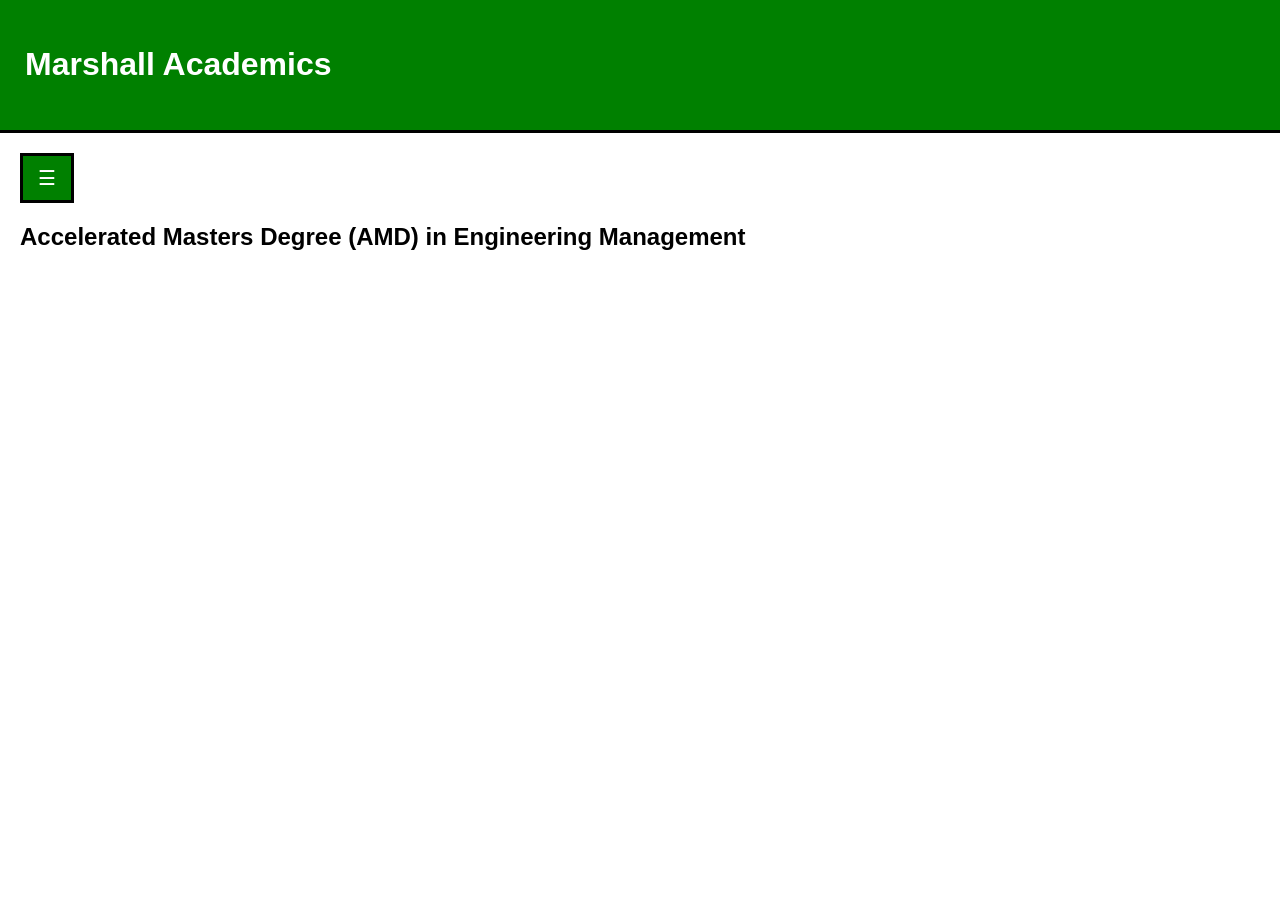
<file: oldwebsite/subpages/DoCE/engineering_managementAMD.html>
<!DOCTYPE html>
<html lang="en">

<head>
    <meta charset="UTF-8">
    <meta name="viewport" content="width=device-width, initial-scale=1.0">
    <title>Marshall Academics</title>
    <link href="../../styles.css" rel="stylesheet" />

</head>
<header id="header">
    <h1>Marshall Academics</h1>
</header>

<body>
    <div id="mySidenav" class="sidenav">
        <a href="javascript:void(0)" class="closebtn" onclick="closeNav()">&times;</a>
        <a href="../../index.html">Home</a>
        <a href="../../about.html">About</a>
        <!--<button class="dropdown-btn"><i class="dropdown-list"></i></button>
            <div class="dropdown-container">
                <a href="#"></a> 
            </div> (Copy and Paste this to add sections to the drop down list)-->
        <button class="dropdown-btn">College of Arts & Media<i class="dropdown-list"></i></button>
        <div class="dropdown-container">
            <button class="dropdown-btn">School of Art and Design<i class="dropdown-list"></i></button>
            <div class="dropdown-container">
                <a href="#">Art Education</a>
                <a href="#">Art History</a>
                <a href="#">Ceramics</a>
                <a href="#">Fibers</a>
                <a href="#">Foundations</a>
                <a href="#">Graphic Design</a>
                <a href="#">Painting</a>
                <a href="#">Photography</a>
                <a href="#">Printmaking</a>
                <a href="#">Sculpture</a>
                <a href="#">Studio Art</a>
                <a href="#">Video Production</a>
                <a href="#">Visual Art and Design</a>
            </div>
            <button class="dropdown-btn">School of Music<i class="dropdown-list"></i></button>
            <div class="dropdown-container">
                <a href="#">Music Education</a>
                <a href="#">Music Studies</a>
                <a href="#">Music Performance</a>
                <a href="#">Theory and Composition</a>
                <a href="#">Musical Theater</a>
                <a href="#">Jazz Studies</a>
            </div>
            <button class="dropdown-btn">School of Journalism and Mass Communications<i class="dropdown-list"></i></button>
            <div class="dropdown-container">
                <a href="#">Advertising and Public Relations</a>
                <a href="#">Journalism</a>
                <a href="#">Media Studies</a>
            </div>
            <button class="dropdown-btn">School of Theatre<i class="dropdown-list"></i></button>
            <div class="dropdown-container">
                <a href="#">Performance Emphasis Area</a>
                <a href="#">Production Emphasis Area</a>
                <a href="#">Musical Theater Program</a>
                <a href="#">Theater Minor</a>
                <a href="#">Dance Minor</a>
                <a href="#">Professional Theater Residency</a>
            </div>
        </div>
        
        <button class="dropdown-btn">Lewis College of Business<i class="dropdown-list"></i></button>
        <div class="dropdown-container">
            <button class="dropdown-btn">Undergraduate<i class="dropdown-list"></i></button>
            <div class="dropdown-container">
                <a href="#">Accounting</a>
                <a href="#">Aviation Managment</a>
                <a href="#">Economics</a>
                <a href="#">Finance</a>
                <a href="#">Health Care Managment</a>
                <a href="#">International Business</a>
                <a href="#">Management</a>
                <a href="#">Management Information Systems</a>
                <a href="#">Marketing</a>
                <a href="#">Online BA in General Buisness</a>
                <a href="#">Sports Business</a>
                <a href="#">Sustainability Managment and Technology</a>
            </div>
            <button class="dropdown-btn">Minors<i class="dropdown-list"></i></button>
            <div class="dropdown-container">
                <a href="#">Accounting</a>
                <a href="#">Economics</a>
                <a href="#">Entrepreneurship</a>
                <a href="#">Finance</a>
                <a href="#">General Business</a>
                <a href="#">Hospitality and Tourism</a>
                <a href="#">International Business</a>
                <a href="#">Legal Environment</a>
                <a href="#">Management</a>
                <a href="#">Management Information Systems</a>
                <a href="#">Marketing</a>
                <a href="#">Military Science and Leadership</a>
                <a href="#">Risk Management and Insurance</a>
                <a href="#">Sports Business</a>
                <a href="#">Sustainability and Technology</a>
            </div>
            <button class="dropdown-btn">Master's Programs<i class="dropdown-list"></i></button>
            <div class="dropdown-container">
                <a href="#">Masters of Business Administration</a>
                <a href="#">Masters of Science in Accountancy</a>
                <a href="#">Masters of Science in Health Informatics</a>
                <a href="#">Masters of Science in Health Care Administration</a>
                <a href="#">Masters of Science in Human Resource Management</a>
                <a href="#">Masters of Science in Information Systems</a>
                <a href="#">Masters of Science in Sport Administration</a>
            </div>
            <button class="dropdown-btn">Graduate Certificates<i class="dropdown-list"></i></button>
            <div class="dropdown-container">
                <a href="#">Certificate in Technology Management</a>
                <a href="#">Data Analytics in Health Care Certificate</a>
            </div>
            <button class="dropdown-btn">Doctorate Programs<i class="dropdown-list"></i></button>
            <div class="dropdown-container">
                <a href="#">Doctor of Buisness Administration</a>
                <a href="#">Doctor of Nurse Anesthesia Practice</a>
            </div>
        </div>

        <button class="dropdown-btn">College of Education and Professional Development<i class="dropdown-list"></i></button>
        <div class="dropdown-container">
            <button class="dropdown-btn">Undergraduate<i class="dropdown-list"></i></button>
            <div class="dropdown-container">
                <a href="#">Early Childhood Education</a>
                <a href="#">Elementary Education</a>
                <a href="#">Secondary Education</a>
            </div>
            <button class="dropdown-btn">Graduate<i class="dropdown-list"></i></button>
            <div class="dropdown-container">
                <a href="#">Adult and Continuing Education, M.S.</a>
                <a href="#">Counseling, M.A.</a>
                <a href="#">Curriculum and Instruction, Ed.D./Ed.S.</a>
                <a href="#">Leadership Studies, Ed.D./M.A.</a>
                <a href="#">Literacy Education, M.A.</a>
                <a href="#">School Psychology, Ed.S.</a>
                <a href="#">Special Education, M.A.</a>
                <a href="#">Teaching, M.A.T.</a>
            </div>
            <button class="dropdown-btn">Graduate Certificate<i class="dropdown-list"></i></button>
            <div class="dropdown-container">
                <a href="#">Alternate Certification</a>
                <a href="#">Early Childhood Education</a>
                <a href="#">Elementary Math Specialist</a>
                <a href="#">Instructional Technology and Learning</a>
                <a href="#">Literacy Education</a>
                <a href="#">Mathematics Through Algebra 1</a>
                <a href="#">School Library Media Specialist</a>
            </div>
        </div>

        <button class="dropdown-btn">College of Engineering and Computer Sciences<i class="dropdown-list"></i></button>
        <div class="dropdown-container">
            <button class="dropdown-btn">Department of Computer Sciences and Electrical Engineering<i class="dropdown-list"></i></button>
            <div class="dropdown-container">
                <button class="dropdown-btn">Undergraduate<i class="dropdown-list"></i></button>
                <div class="dropdown-container">
                    <a href="../../subpages/DoCSaEE/computer_scienceBS.html">B.S. in Computer Science</a>
                    <a href="../../subpages/DoCSaEE/computer_information_securityBS.html">B.S. in Computer and Information Security</a>
                    <a href="../../subpages/DoCSaEE/electrical_and_computer_engineeringBS.html">B.S. in Electrical and Computer Engineering</a>
                    <a href="../../subpages/DoCSaEE/computer_information_technologyBS.html">Computer Information Technology</a>
                    <a href="../../subpages/DoCSaEE/computer_scienceAMD.html">Accelerated Master's Degree (AMD) in Computer Science</a>
                </div>
                <button class="dropdown-btn">Graduate<i class="dropdown-list"></i></button>
                <div class="dropdown-container">
                    <a href="../../subpages/DoCSaEE/computer_scienceMS.html">M.S. in Computer Science</a>
                    <a href="../../subpages/DoCSaEE/cybersecurityMS.html">M.S. in Cybersecurity</a>
                    <a href="../../subpages/DoCSaEE/data_scienceMS.html">M.S. in Data Science</a>
                    <a href="../../subpages/DoCSaEE/electrical_and_computer_engineeringMS.html">M.S. in Electrical and Computer Engineering</a>
                </div>
            </div>
            <button class="dropdown-btn">Weisberg Department of Mechanical and Industrial Engineering<i class="dropdown-list"></i></button>
            <div class="dropdown-container">
                <button class="dropdown-btn">Undergraduate<i class="dropdown-list"></i></button>
                <div class="dropdown-container">
                    <a href="../../subpages/WDoMaIE/occupational_safety_and_healthBS.html">B.S. in Occupational Safety and Health</a>
                    <a href="../../subpages/WDoMaIE/mechanical_engineeringBS.html">B.S. in Mechanical Engineering</a>
                    <a href="../../subpages/WDoMaIE/mechanical_engineeringAMD.html">Accelerated Master's Degree (AMD) in Mechanical Engineering</a>
                </div>
                <button class="dropdown-btn">Graduate<i class="dropdown-list"></i></button>
                <div class="dropdown-container">
                    <a href="../../subpages/WDoMaIE/environmental_scienceMS.html">M.S. in Environmental Science</a>
                    <a href="../../subpages/WDoMaIE/safetyMS.html">M.S. in Safety</a>
                    <a href="../../subpages/WDoMaIE/mechanical_engineeringMS.html">M.S. in Mechanical Engineering</a>
                </div>
            </div>
            <button class="dropdown-btn">Department of Civil Engineering<i class="dropdown-list"></i></button>
            <div class="dropdown-container">
                <button class="dropdown-btn">Undergraduate<i class="dropdown-list"></i></button>
                <div class="dropdown-container">
                    <a href="../../subpages/DoCE/civil_engineeringBS.html">B.S. in Civil Engineering</a>
                    <a href="../../subpages/DoCE/civil_and_environmental_engineeringAMD.html">Accelerated Masters Degree (AMD) in Civil and Environmental Engineering</a>
                    <a href="../../subpages/DoCE/engineering_managementAMD.html">Accelerated Masters Degree (AMD) in Engineering Management</a>
                </div>
                <button class="dropdown-btn">Graduate<i class="dropdown-list"></i></button>
                <div class="dropdown-container">
                    <a href="../../subpages/DoCE/engineering_managementMS.html">M.S. in Engineering Management</a>
                    <a href="../../subpages/DoCE/civil_and_environmental_engineeringMS.html">M.S. in Civil and Environmental Engineering</a>
                </div>
            </div>
            <button class="dropdown-btn">Department of Biomedical Engineering<i class="dropdown-list"></i></button>
            <div class="dropdown-container">
                <button class="dropdown-btn">Undergraduate<i class="dropdown-list"></i></button>
                <div class="dropdown-container">
                    <a href="../../subpages/DoBE/biomedical_engineeringBS.html">B.S. in Biomedical Engineering</a>
                </div>
            </div>
        </div>

        <button class="dropdown-btn">College of Health Professions<i class="dropdown-list"></i></button>
        <div class="dropdown-container">
            <button class="dropdown-btn">Undergraduate<i class="dropdown-list"></i></button>
            <div class="dropdown-container">
                <a href="#">Athletic Training</a>
                <a href="#">Biomechanics</a>
                <a href="#">Communication Disorders</a>
                <a href="#">Dietetics</a>
                <a href="#">Exercise Science</a>
                <a href="#">Health Sciences</a>
                <a href="#">Medical Imaging</a>
                <a href="#">Medical Laboratory Science</a>
                <a href="#">Medical Laboratory Technology</a>
                <a href="#">Nursing, A.S.N.	Associate of Science</a>
                <a href="#">Nursing, B.A./B.S. to B.S.N.</a>
                <a href="#">Nursing, B.S.N.	Bachelor of Science</a>
                <a href="#">Nursing, M.S.N.	Master of Science</a>
                <a href="#">R.N. to B.S.N Online Program</a>
                <a href="#">Respiratory Care</a>
                <a href="#">Social Work</a>
            </div>
            <button class="dropdown-btn">Graduate<i class="dropdown-list"></i></button>
            <div class="dropdown-container">
                <a href="#">Athletic Training (Professional)</a>
                <a href="#">Athletic Training, M.S</a>
                <a href="#">Biomechanics, M.S.</a>
                <a href="#">Communication Disorders, M.S.</a>
                <a href="#">Dietetics, M.S.</a>
                <a href="#">Exercise Science, M.S.</a>
                <a href="#">Nursing Practice, D.N.P.</a>
                <a href="#">Physical Therapy, D.P.T.</a>
                <a href="#">Public Health, M.P.H.</a>
                <a href="#">Social Work, M.S.W.</a>
            </div>
            <button class="dropdown-btn">Graduate Certificate<i class="dropdown-list"></i></button>
            <div class="dropdown-container">
                <a href="#">Certified School Social Work Specialist</a>
                <a href="#">Family Nurse Practitioner</a>
                <a href="#">Nurse Administration</a>
                <a href="#">Nursing Education</a>
            </div>
            <button class="dropdown-btn">Professional<i class="dropdown-list"></i></button>
            <div class="dropdown-container">
                <a href="#">Nursing Practice, D.N.P.</a>
                <a href="#">Physical Therapy, D.P.T.</a>
            </div>
        </div>
        
        <button class="dropdown-btn">College of Liberal Arts<i class="dropdown-list"></i></button>
        <div class="dropdown-container">
            <button class="dropdown-btn">Undergraduate<i class="dropdown-list"></i></button>
            <div class="dropdown-container">
                <a href="#">Anthropology</a>
                <a href="#">Communication Studies</a>
                <a href="#">Creative Writing</a>
                <a href="#">Economics</a>
                <a href="#">English</a>
                <a href="#">French</a>
                <a href="#">Geography, B.A.</a>
                <a href="#">Geography, B.S.</a>
                <a href="#">History</a>
                <a href="#">Humanities</a>
                <a href="#">International Affairs</a>
                <a href="#">Japanese</a>
                <a href="#">Latin</a>
                <a href="#">Literary Studies</a>
                <a href="#">Political Science</a>
                <a href="#">Pre-Law</a>
                <a href="#">Professional Writing</a>
                <a href="#">Psychology, B.A.</a>
                <a href="#">Psychology, B.S.</a>
                <a href="#">Sociology, B.A.</a>
                <a href="#">Spanish, B.A.</a>
            </div>
            <button class="dropdown-btn">Graduate<i class="dropdown-list"></i></button>
            <div class="dropdown-container">
                <a href="#">Clinical Psychology, Psy.D</a>
                <a href="#">Communication Studies, M.A.</a>
                <a href="#">English, M.A.</a>
                <a href="#">Geography, M.A.</a>
                <a href="#">Geography, M.S.</a>
                <a href="#">History, M.A.</a>
                <a href="#">Humanities, M.A.</a>
                <a href="#">Psychology, M.A.</a>
                <a href="#">Public Administration, M.P.A.</a>
                <a href="#">Sociology, M.A.</a>
            </div>
            <button class="dropdown-btn">Graduate Certificate<i class="dropdown-list"></i></button>
            <div class="dropdown-container">
                <a href="#">Appalachian Studies</a>
                <a href="#">Behavioral Statistics</a>
                <a href="#">Clinical Psychology</a>
                <a href="#">Human Geography</a>
                <a href="#">Latin</a>
                <a href="#">Non-Profit Management</a>
                <a href="#">Public History</a>
                <a href="#">Women's Studies</a>
            </div>
        </div>

        <button class="dropdown-btn">College of Science<i class="dropdown-list"></i></button>
        <div class="dropdown-container">
            <button class="dropdown-btn">Undergraduate<i class="dropdown-list"></i></button>
            <div class="dropdown-container">
                <a href="#">Biochemistry, B.S.</a>
                <a href="#">Biological Sciences, B.S.</a>
                <a href="#">Chemical Sciences, B.S.</a>
                <a href="#">Chemistry (ACS Certified), B.S.</a>
                <a href="#">Criminal Justice, B.A.</a>
                <a href="#">Cyber Forensics & Security, B.S.</a>
                <a href="#">Environmental Chemistry, B.S.</a>
                <a href="#">Environmental Science, B.S.</a>
                <a href="#">Forensic Chemistry, B.S.</a>
                <a href="#">Geology, B.S.</a>
                <a href="#">Mathematics, B.S.</a>
                <a href="#">Natural Resources & Recreation Management, B.S.</a>
                <a href="#">Physics, B.S.</a>
                <a href="#">Specialty Agriculture, B.S.</a>
                <a href="#">Statistics, B.S.</a>
            </div>
            <button class="dropdown-btn">Graduate<i class="dropdown-list"></i></button>
            <div class="dropdown-container">
                <a href="#">Accelerated Biological Sciences, M.S./M.A.</a>
                <a href="#">Biological Sciences, M.A.</a>
                <a href="#">Biological Sciences, M.S.</a>
                <a href="#">Chemistry, M.S.</a>
                <a href="#">Criminal Justice, M.S.</a>
                <a href="#">Cyber Forensics & Security, M.S.</a>
                <a href="#">Digital Forensics, Grad Certificate</a>
                <a href="#">Forensic Science, M.S.</a>
                <a href="#">Mathematics, M.A.</a>
                <a href="#">Natural Resources & the Environment, M.S.</a>
                <a href="#">Physical and Applied Science, M.S.</a>
                <a href="#">Physics, M.S.</a>
            </div>
            <button class="dropdown-btn">Minor<i class="dropdown-list"></i></button>
            <div class="dropdown-container">
                <a href="#">Pre-Professional Health Care Studies, Interdisciplinary</a>
            </div>
        </div>

        <button class="dropdown-btn">School of Pharmacy<i class="dropdown-list"></i></button>
        <div class="dropdown-container">
            <a href="#">Pharm.D. Program</a>
            <button class="dropdown-btn">Undergraduate<i class="dropdown-list"></i></button>
            <div class="dropdown-container">
                <a href="#">Pharmaceutical Sciences (BSPS)</a>
            </div>
            <button class="dropdown-btn">Graduate<i class="dropdown-list"></i></button>
            <div class="dropdown-container">
                <a href="#">Pharmaceutical Sciences (MSPS)</a>
            </div>
            <a href="#">Dual Pharm.D./MBA degree</a>
        </div>

        <button class="dropdown-btn">Joan C. Edwards School of Medicine<i class="dropdown-list"></i></button>
        <div class="dropdown-container">
            <button class="dropdown-btn">Residency Programs<i class="dropdown-list"></i></button>
            <div class="dropdown-container">
                <a href="#">Family Medicine</a>
                <a href="#">General Practice Residency - Dentistry</a>
                <a href="#">General Surgery</a>
                <a href="#">Internal Medicine</a>
                <a href="#">Medicine-Pediatrics</a>
                <a href="#">Neurology</a>
                <a href="#">Obstetrics-Gynecology</a>
                <a href="#">Orthopaedic Surgery</a>
                <a href="#">Pediatrics</a>
                <a href="#">Psychiatry</a>
            </div>
            <button class="dropdown-btn">Fellowship Programs<i class="dropdown-list"></i></button>
            <div class="dropdown-container">
                <a href="#">Addiction Medicine</a>
                <a href="#">Cardiology</a>
                <a href="#">Child & Adolescent Psychiatry</a>
                <a href="#">Endocrinology</a>
                <a href="#">Gastroenterology</a>
                <a href="#">Geriatric Medicine</a>
                <a href="#">Geriatric Psychiatry</a>
                <a href="#">Hematology-Oncology</a>
                <a href="#">Interventional Cardiology</a>
                <a href="#">Neonatal-Perinatal Medicine</a>
                <a href="#">Nephrology</a>
                <a href="#">Pediatric Hospital Medicine</a>
                <a href="#">Pulmonary Critical Care</a>
                <a href="#">Sports Medicine</a>
            </div>
            <button class="dropdown-btn">Marshall Community Health Consortium<i class="dropdown-list"></i></button>
            <div class="dropdown-container">
                <a href="#">Holzer Family Medicine</a>
                <a href="#">Rural General Surgery Residency</a>
            </div>
        </div>

        <button class="dropdown-btn">Division of Aviation<i class="dropdown-list"></i></button>
        <div class="dropdown-container">
            <a href="#">Bill Noe Flight School</a>
            <a href="#">Aviation Maintenance Technology Program</a>
        </div>

        <button class="dropdown-btn">Regents Bachelor of Arts<i class="dropdown-list"></i></button>
        <div class="dropdown-container">
            <button class="dropdown-btn">Computer Related<i class="dropdown-list"></i></button>
            <div class="dropdown-container">
                <a href="#">Digital Forensics Emphasis (25 hours)</a>
                <a href="#">Information Assurance Emphasis (23 hours)</a>
                <a href="#">Web Application Development Emphasis (24 hours)</a>
                <a href="#">Game Development Emphasis (24 hours)</a>
                <a href="#">Instructional Technology and Library Science Emphasis (15 hours)</a>
            </div>
            <button class="dropdown-btn">Creative Writing and Art Related<i class="dropdown-list"></i></button>
            <div class="dropdown-container">
                <a href="#">Creative Writing in English Emphasis (15 hours)</a>
                <a href="#">Studio Art (21 hours)</a>
            </div>
            <button class="dropdown-btn">Humanities Related<i class="dropdown-list"></i></button>
            <div class="dropdown-container">
                <a href="#">Religious Studies Emphasis (18 hours)</a>
                <a href="#">Literature in English Emphasis (15 hours)</a>
            </div>
            <button class="dropdown-btn">Social Science<i class="dropdown-list"></i></button>
            <div class="dropdown-container">
                <a href="#">Anthropology Emphasis (18 hours)</a>
                <a href="#">Communication Studies Emphasis (18 hours)</a>
                <a href="#">Criminal Justice Emphasis (18 hours)</a>
                <a href="#">Geography Emphasis (18-19 hours)</a>
                <a href="#">GIScience Geography Emphasis (19 hours)</a>
                <a href="#">Human Geography Emphasis (18 hours)</a>
                <a href="#">Physical Geography Emphasis (18 hours)</a>
                <a href="#">Military Science Emphasis (18 hours)</a>
                <a href="#">Political Science Emphasis (15 hours)</a>
                <a href="#">Psychology Emphasis (18 hours)</a>
                <a href="#">Sociology Emphasis (18 hours)</a>
                <a href="#">Women's Studies Emphasis (18 hours)</a>
            </div>
            <button class="dropdown-btn">Education Related<i class="dropdown-list"></i></button>
            <div class="dropdown-container">
                <a href="#">Preschool Development Emphasis (21 hours)</a>
            </div>
        </div>

        <div class="spacer">
            <p>Marshall University</p>
        </div>
    </div>
    <div id="main">
        <button class="openbtn" onclick="openNav()">&#9776;</button>
        <h2>Accelerated Masters Degree (AMD) in Engineering Management</h2>
    </div>
</body>
<footer>
    <script src="../../script.js"></script>
</footer>

</html>
</file>
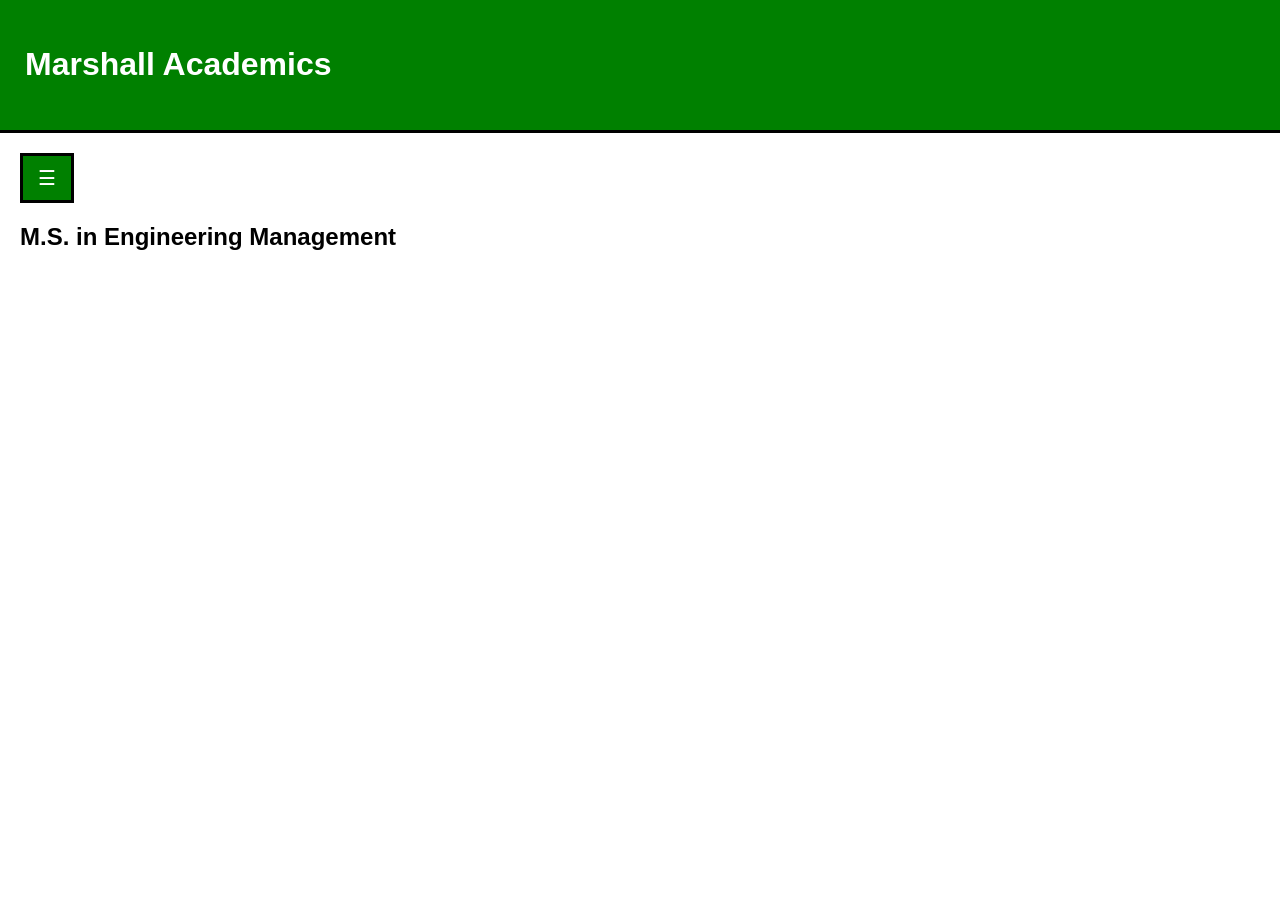
<file: oldwebsite/subpages/DoCE/engineering_managementMS.html>
<!DOCTYPE html>
<html lang="en">

<head>
    <meta charset="UTF-8">
    <meta name="viewport" content="width=device-width, initial-scale=1.0">
    <title>Marshall Academics</title>
    <link href="../../styles.css" rel="stylesheet" />

</head>
<header id="header">
    <h1>Marshall Academics</h1>
</header>

<body>
    <div id="mySidenav" class="sidenav">
        <a href="javascript:void(0)" class="closebtn" onclick="closeNav()">&times;</a>
        <a href="../../index.html">Home</a>
        <a href="../../about.html">About</a>
        <!--<button class="dropdown-btn"><i class="dropdown-list"></i></button>
            <div class="dropdown-container">
                <a href="#"></a> 
            </div> (Copy and Paste this to add sections to the drop down list)-->
        <button class="dropdown-btn">College of Arts & Media<i class="dropdown-list"></i></button>
        <div class="dropdown-container">
            <button class="dropdown-btn">School of Art and Design<i class="dropdown-list"></i></button>
            <div class="dropdown-container">
                <a href="#">Art Education</a>
                <a href="#">Art History</a>
                <a href="#">Ceramics</a>
                <a href="#">Fibers</a>
                <a href="#">Foundations</a>
                <a href="#">Graphic Design</a>
                <a href="#">Painting</a>
                <a href="#">Photography</a>
                <a href="#">Printmaking</a>
                <a href="#">Sculpture</a>
                <a href="#">Studio Art</a>
                <a href="#">Video Production</a>
                <a href="#">Visual Art and Design</a>
            </div>
            <button class="dropdown-btn">School of Music<i class="dropdown-list"></i></button>
            <div class="dropdown-container">
                <a href="#">Music Education</a>
                <a href="#">Music Studies</a>
                <a href="#">Music Performance</a>
                <a href="#">Theory and Composition</a>
                <a href="#">Musical Theater</a>
                <a href="#">Jazz Studies</a>
            </div>
            <button class="dropdown-btn">School of Journalism and Mass Communications<i class="dropdown-list"></i></button>
            <div class="dropdown-container">
                <a href="#">Advertising and Public Relations</a>
                <a href="#">Journalism</a>
                <a href="#">Media Studies</a>
            </div>
            <button class="dropdown-btn">School of Theatre<i class="dropdown-list"></i></button>
            <div class="dropdown-container">
                <a href="#">Performance Emphasis Area</a>
                <a href="#">Production Emphasis Area</a>
                <a href="#">Musical Theater Program</a>
                <a href="#">Theater Minor</a>
                <a href="#">Dance Minor</a>
                <a href="#">Professional Theater Residency</a>
            </div>
        </div>
        
        <button class="dropdown-btn">Lewis College of Business<i class="dropdown-list"></i></button>
        <div class="dropdown-container">
            <button class="dropdown-btn">Undergraduate<i class="dropdown-list"></i></button>
            <div class="dropdown-container">
                <a href="#">Accounting</a>
                <a href="#">Aviation Managment</a>
                <a href="#">Economics</a>
                <a href="#">Finance</a>
                <a href="#">Health Care Managment</a>
                <a href="#">International Business</a>
                <a href="#">Management</a>
                <a href="#">Management Information Systems</a>
                <a href="#">Marketing</a>
                <a href="#">Online BA in General Buisness</a>
                <a href="#">Sports Business</a>
                <a href="#">Sustainability Managment and Technology</a>
            </div>
            <button class="dropdown-btn">Minors<i class="dropdown-list"></i></button>
            <div class="dropdown-container">
                <a href="#">Accounting</a>
                <a href="#">Economics</a>
                <a href="#">Entrepreneurship</a>
                <a href="#">Finance</a>
                <a href="#">General Business</a>
                <a href="#">Hospitality and Tourism</a>
                <a href="#">International Business</a>
                <a href="#">Legal Environment</a>
                <a href="#">Management</a>
                <a href="#">Management Information Systems</a>
                <a href="#">Marketing</a>
                <a href="#">Military Science and Leadership</a>
                <a href="#">Risk Management and Insurance</a>
                <a href="#">Sports Business</a>
                <a href="#">Sustainability and Technology</a>
            </div>
            <button class="dropdown-btn">Master's Programs<i class="dropdown-list"></i></button>
            <div class="dropdown-container">
                <a href="#">Masters of Business Administration</a>
                <a href="#">Masters of Science in Accountancy</a>
                <a href="#">Masters of Science in Health Informatics</a>
                <a href="#">Masters of Science in Health Care Administration</a>
                <a href="#">Masters of Science in Human Resource Management</a>
                <a href="#">Masters of Science in Information Systems</a>
                <a href="#">Masters of Science in Sport Administration</a>
            </div>
            <button class="dropdown-btn">Graduate Certificates<i class="dropdown-list"></i></button>
            <div class="dropdown-container">
                <a href="#">Certificate in Technology Management</a>
                <a href="#">Data Analytics in Health Care Certificate</a>
            </div>
            <button class="dropdown-btn">Doctorate Programs<i class="dropdown-list"></i></button>
            <div class="dropdown-container">
                <a href="#">Doctor of Buisness Administration</a>
                <a href="#">Doctor of Nurse Anesthesia Practice</a>
            </div>
        </div>

        <button class="dropdown-btn">College of Education and Professional Development<i class="dropdown-list"></i></button>
        <div class="dropdown-container">
            <button class="dropdown-btn">Undergraduate<i class="dropdown-list"></i></button>
            <div class="dropdown-container">
                <a href="#">Early Childhood Education</a>
                <a href="#">Elementary Education</a>
                <a href="#">Secondary Education</a>
            </div>
            <button class="dropdown-btn">Graduate<i class="dropdown-list"></i></button>
            <div class="dropdown-container">
                <a href="#">Adult and Continuing Education, M.S.</a>
                <a href="#">Counseling, M.A.</a>
                <a href="#">Curriculum and Instruction, Ed.D./Ed.S.</a>
                <a href="#">Leadership Studies, Ed.D./M.A.</a>
                <a href="#">Literacy Education, M.A.</a>
                <a href="#">School Psychology, Ed.S.</a>
                <a href="#">Special Education, M.A.</a>
                <a href="#">Teaching, M.A.T.</a>
            </div>
            <button class="dropdown-btn">Graduate Certificate<i class="dropdown-list"></i></button>
            <div class="dropdown-container">
                <a href="#">Alternate Certification</a>
                <a href="#">Early Childhood Education</a>
                <a href="#">Elementary Math Specialist</a>
                <a href="#">Instructional Technology and Learning</a>
                <a href="#">Literacy Education</a>
                <a href="#">Mathematics Through Algebra 1</a>
                <a href="#">School Library Media Specialist</a>
            </div>
        </div>

        <button class="dropdown-btn">College of Engineering and Computer Sciences<i class="dropdown-list"></i></button>
        <div class="dropdown-container">
            <button class="dropdown-btn">Department of Computer Sciences and Electrical Engineering<i class="dropdown-list"></i></button>
            <div class="dropdown-container">
                <button class="dropdown-btn">Undergraduate<i class="dropdown-list"></i></button>
                <div class="dropdown-container">
                    <a href="../../subpages/DoCSaEE/computer_scienceBS.html">B.S. in Computer Science</a>
                    <a href="../../subpages/DoCSaEE/computer_information_securityBS.html">B.S. in Computer and Information Security</a>
                    <a href="../../subpages/DoCSaEE/electrical_and_computer_engineeringBS.html">B.S. in Electrical and Computer Engineering</a>
                    <a href="../../subpages/DoCSaEE/computer_information_technologyBS.html">Computer Information Technology</a>
                    <a href="../../subpages/DoCSaEE/computer_scienceAMD.html">Accelerated Master's Degree (AMD) in Computer Science</a>
                </div>
                <button class="dropdown-btn">Graduate<i class="dropdown-list"></i></button>
                <div class="dropdown-container">
                    <a href="../../subpages/DoCSaEE/computer_scienceMS.html">M.S. in Computer Science</a>
                    <a href="../../subpages/DoCSaEE/cybersecurityMS.html">M.S. in Cybersecurity</a>
                    <a href="../../subpages/DoCSaEE/data_scienceMS.html">M.S. in Data Science</a>
                    <a href="../../subpages/DoCSaEE/electrical_and_computer_engineeringMS.html">M.S. in Electrical and Computer Engineering</a>
                </div>
            </div>
            <button class="dropdown-btn">Weisberg Department of Mechanical and Industrial Engineering<i class="dropdown-list"></i></button>
            <div class="dropdown-container">
                <button class="dropdown-btn">Undergraduate<i class="dropdown-list"></i></button>
                <div class="dropdown-container">
                    <a href="../../subpages/WDoMaIE/occupational_safety_and_healthBS.html">B.S. in Occupational Safety and Health</a>
                    <a href="../../subpages/WDoMaIE/mechanical_engineeringBS.html">B.S. in Mechanical Engineering</a>
                    <a href="../../subpages/WDoMaIE/mechanical_engineeringAMD.html">Accelerated Master's Degree (AMD) in Mechanical Engineering</a>
                </div>
                <button class="dropdown-btn">Graduate<i class="dropdown-list"></i></button>
                <div class="dropdown-container">
                    <a href="../../subpages/WDoMaIE/environmental_scienceMS.html">M.S. in Environmental Science</a>
                    <a href="../../subpages/WDoMaIE/safetyMS.html">M.S. in Safety</a>
                    <a href="../../subpages/WDoMaIE/mechanical_engineeringMS.html">M.S. in Mechanical Engineering</a>
                </div>
            </div>
            <button class="dropdown-btn">Department of Civil Engineering<i class="dropdown-list"></i></button>
            <div class="dropdown-container">
                <button class="dropdown-btn">Undergraduate<i class="dropdown-list"></i></button>
                <div class="dropdown-container">
                    <a href="../../subpages/DoCE/civil_engineeringBS.html">B.S. in Civil Engineering</a>
                    <a href="../../subpages/DoCE/civil_and_environmental_engineeringAMD.html">Accelerated Masters Degree (AMD) in Civil and Environmental Engineering</a>
                    <a href="../../subpages/DoCE/engineering_managementAMD.html">Accelerated Masters Degree (AMD) in Engineering Management</a>
                </div>
                <button class="dropdown-btn">Graduate<i class="dropdown-list"></i></button>
                <div class="dropdown-container">
                    <a href="../../subpages/DoCE/engineering_managementMS.html">M.S. in Engineering Management</a>
                    <a href="../../subpages/DoCE/civil_and_environmental_engineeringMS.html">M.S. in Civil and Environmental Engineering</a>
                </div>
            </div>
            <button class="dropdown-btn">Department of Biomedical Engineering<i class="dropdown-list"></i></button>
            <div class="dropdown-container">
                <button class="dropdown-btn">Undergraduate<i class="dropdown-list"></i></button>
                <div class="dropdown-container">
                    <a href="../../subpages/DoBE/biomedical_engineeringBS.html">B.S. in Biomedical Engineering</a>
                </div>
            </div>
        </div>

        <button class="dropdown-btn">College of Health Professions<i class="dropdown-list"></i></button>
        <div class="dropdown-container">
            <button class="dropdown-btn">Undergraduate<i class="dropdown-list"></i></button>
            <div class="dropdown-container">
                <a href="#">Athletic Training</a>
                <a href="#">Biomechanics</a>
                <a href="#">Communication Disorders</a>
                <a href="#">Dietetics</a>
                <a href="#">Exercise Science</a>
                <a href="#">Health Sciences</a>
                <a href="#">Medical Imaging</a>
                <a href="#">Medical Laboratory Science</a>
                <a href="#">Medical Laboratory Technology</a>
                <a href="#">Nursing, A.S.N.	Associate of Science</a>
                <a href="#">Nursing, B.A./B.S. to B.S.N.</a>
                <a href="#">Nursing, B.S.N.	Bachelor of Science</a>
                <a href="#">Nursing, M.S.N.	Master of Science</a>
                <a href="#">R.N. to B.S.N Online Program</a>
                <a href="#">Respiratory Care</a>
                <a href="#">Social Work</a>
            </div>
            <button class="dropdown-btn">Graduate<i class="dropdown-list"></i></button>
            <div class="dropdown-container">
                <a href="#">Athletic Training (Professional)</a>
                <a href="#">Athletic Training, M.S</a>
                <a href="#">Biomechanics, M.S.</a>
                <a href="#">Communication Disorders, M.S.</a>
                <a href="#">Dietetics, M.S.</a>
                <a href="#">Exercise Science, M.S.</a>
                <a href="#">Nursing Practice, D.N.P.</a>
                <a href="#">Physical Therapy, D.P.T.</a>
                <a href="#">Public Health, M.P.H.</a>
                <a href="#">Social Work, M.S.W.</a>
            </div>
            <button class="dropdown-btn">Graduate Certificate<i class="dropdown-list"></i></button>
            <div class="dropdown-container">
                <a href="#">Certified School Social Work Specialist</a>
                <a href="#">Family Nurse Practitioner</a>
                <a href="#">Nurse Administration</a>
                <a href="#">Nursing Education</a>
            </div>
            <button class="dropdown-btn">Professional<i class="dropdown-list"></i></button>
            <div class="dropdown-container">
                <a href="#">Nursing Practice, D.N.P.</a>
                <a href="#">Physical Therapy, D.P.T.</a>
            </div>
        </div>
        
        <button class="dropdown-btn">College of Liberal Arts<i class="dropdown-list"></i></button>
        <div class="dropdown-container">
            <button class="dropdown-btn">Undergraduate<i class="dropdown-list"></i></button>
            <div class="dropdown-container">
                <a href="#">Anthropology</a>
                <a href="#">Communication Studies</a>
                <a href="#">Creative Writing</a>
                <a href="#">Economics</a>
                <a href="#">English</a>
                <a href="#">French</a>
                <a href="#">Geography, B.A.</a>
                <a href="#">Geography, B.S.</a>
                <a href="#">History</a>
                <a href="#">Humanities</a>
                <a href="#">International Affairs</a>
                <a href="#">Japanese</a>
                <a href="#">Latin</a>
                <a href="#">Literary Studies</a>
                <a href="#">Political Science</a>
                <a href="#">Pre-Law</a>
                <a href="#">Professional Writing</a>
                <a href="#">Psychology, B.A.</a>
                <a href="#">Psychology, B.S.</a>
                <a href="#">Sociology, B.A.</a>
                <a href="#">Spanish, B.A.</a>
            </div>
            <button class="dropdown-btn">Graduate<i class="dropdown-list"></i></button>
            <div class="dropdown-container">
                <a href="#">Clinical Psychology, Psy.D</a>
                <a href="#">Communication Studies, M.A.</a>
                <a href="#">English, M.A.</a>
                <a href="#">Geography, M.A.</a>
                <a href="#">Geography, M.S.</a>
                <a href="#">History, M.A.</a>
                <a href="#">Humanities, M.A.</a>
                <a href="#">Psychology, M.A.</a>
                <a href="#">Public Administration, M.P.A.</a>
                <a href="#">Sociology, M.A.</a>
            </div>
            <button class="dropdown-btn">Graduate Certificate<i class="dropdown-list"></i></button>
            <div class="dropdown-container">
                <a href="#">Appalachian Studies</a>
                <a href="#">Behavioral Statistics</a>
                <a href="#">Clinical Psychology</a>
                <a href="#">Human Geography</a>
                <a href="#">Latin</a>
                <a href="#">Non-Profit Management</a>
                <a href="#">Public History</a>
                <a href="#">Women's Studies</a>
            </div>
        </div>

        <button class="dropdown-btn">College of Science<i class="dropdown-list"></i></button>
        <div class="dropdown-container">
            <button class="dropdown-btn">Undergraduate<i class="dropdown-list"></i></button>
            <div class="dropdown-container">
                <a href="#">Biochemistry, B.S.</a>
                <a href="#">Biological Sciences, B.S.</a>
                <a href="#">Chemical Sciences, B.S.</a>
                <a href="#">Chemistry (ACS Certified), B.S.</a>
                <a href="#">Criminal Justice, B.A.</a>
                <a href="#">Cyber Forensics & Security, B.S.</a>
                <a href="#">Environmental Chemistry, B.S.</a>
                <a href="#">Environmental Science, B.S.</a>
                <a href="#">Forensic Chemistry, B.S.</a>
                <a href="#">Geology, B.S.</a>
                <a href="#">Mathematics, B.S.</a>
                <a href="#">Natural Resources & Recreation Management, B.S.</a>
                <a href="#">Physics, B.S.</a>
                <a href="#">Specialty Agriculture, B.S.</a>
                <a href="#">Statistics, B.S.</a>
            </div>
            <button class="dropdown-btn">Graduate<i class="dropdown-list"></i></button>
            <div class="dropdown-container">
                <a href="#">Accelerated Biological Sciences, M.S./M.A.</a>
                <a href="#">Biological Sciences, M.A.</a>
                <a href="#">Biological Sciences, M.S.</a>
                <a href="#">Chemistry, M.S.</a>
                <a href="#">Criminal Justice, M.S.</a>
                <a href="#">Cyber Forensics & Security, M.S.</a>
                <a href="#">Digital Forensics, Grad Certificate</a>
                <a href="#">Forensic Science, M.S.</a>
                <a href="#">Mathematics, M.A.</a>
                <a href="#">Natural Resources & the Environment, M.S.</a>
                <a href="#">Physical and Applied Science, M.S.</a>
                <a href="#">Physics, M.S.</a>
            </div>
            <button class="dropdown-btn">Minor<i class="dropdown-list"></i></button>
            <div class="dropdown-container">
                <a href="#">Pre-Professional Health Care Studies, Interdisciplinary</a>
            </div>
        </div>

        <button class="dropdown-btn">School of Pharmacy<i class="dropdown-list"></i></button>
        <div class="dropdown-container">
            <a href="#">Pharm.D. Program</a>
            <button class="dropdown-btn">Undergraduate<i class="dropdown-list"></i></button>
            <div class="dropdown-container">
                <a href="#">Pharmaceutical Sciences (BSPS)</a>
            </div>
            <button class="dropdown-btn">Graduate<i class="dropdown-list"></i></button>
            <div class="dropdown-container">
                <a href="#">Pharmaceutical Sciences (MSPS)</a>
            </div>
            <a href="#">Dual Pharm.D./MBA degree</a>
        </div>

        <button class="dropdown-btn">Joan C. Edwards School of Medicine<i class="dropdown-list"></i></button>
        <div class="dropdown-container">
            <button class="dropdown-btn">Residency Programs<i class="dropdown-list"></i></button>
            <div class="dropdown-container">
                <a href="#">Family Medicine</a>
                <a href="#">General Practice Residency - Dentistry</a>
                <a href="#">General Surgery</a>
                <a href="#">Internal Medicine</a>
                <a href="#">Medicine-Pediatrics</a>
                <a href="#">Neurology</a>
                <a href="#">Obstetrics-Gynecology</a>
                <a href="#">Orthopaedic Surgery</a>
                <a href="#">Pediatrics</a>
                <a href="#">Psychiatry</a>
            </div>
            <button class="dropdown-btn">Fellowship Programs<i class="dropdown-list"></i></button>
            <div class="dropdown-container">
                <a href="#">Addiction Medicine</a>
                <a href="#">Cardiology</a>
                <a href="#">Child & Adolescent Psychiatry</a>
                <a href="#">Endocrinology</a>
                <a href="#">Gastroenterology</a>
                <a href="#">Geriatric Medicine</a>
                <a href="#">Geriatric Psychiatry</a>
                <a href="#">Hematology-Oncology</a>
                <a href="#">Interventional Cardiology</a>
                <a href="#">Neonatal-Perinatal Medicine</a>
                <a href="#">Nephrology</a>
                <a href="#">Pediatric Hospital Medicine</a>
                <a href="#">Pulmonary Critical Care</a>
                <a href="#">Sports Medicine</a>
            </div>
            <button class="dropdown-btn">Marshall Community Health Consortium<i class="dropdown-list"></i></button>
            <div class="dropdown-container">
                <a href="#">Holzer Family Medicine</a>
                <a href="#">Rural General Surgery Residency</a>
            </div>
        </div>

        <button class="dropdown-btn">Division of Aviation<i class="dropdown-list"></i></button>
        <div class="dropdown-container">
            <a href="#">Bill Noe Flight School</a>
            <a href="#">Aviation Maintenance Technology Program</a>
        </div>

        <button class="dropdown-btn">Regents Bachelor of Arts<i class="dropdown-list"></i></button>
        <div class="dropdown-container">
            <button class="dropdown-btn">Computer Related<i class="dropdown-list"></i></button>
            <div class="dropdown-container">
                <a href="#">Digital Forensics Emphasis (25 hours)</a>
                <a href="#">Information Assurance Emphasis (23 hours)</a>
                <a href="#">Web Application Development Emphasis (24 hours)</a>
                <a href="#">Game Development Emphasis (24 hours)</a>
                <a href="#">Instructional Technology and Library Science Emphasis (15 hours)</a>
            </div>
            <button class="dropdown-btn">Creative Writing and Art Related<i class="dropdown-list"></i></button>
            <div class="dropdown-container">
                <a href="#">Creative Writing in English Emphasis (15 hours)</a>
                <a href="#">Studio Art (21 hours)</a>
            </div>
            <button class="dropdown-btn">Humanities Related<i class="dropdown-list"></i></button>
            <div class="dropdown-container">
                <a href="#">Religious Studies Emphasis (18 hours)</a>
                <a href="#">Literature in English Emphasis (15 hours)</a>
            </div>
            <button class="dropdown-btn">Social Science<i class="dropdown-list"></i></button>
            <div class="dropdown-container">
                <a href="#">Anthropology Emphasis (18 hours)</a>
                <a href="#">Communication Studies Emphasis (18 hours)</a>
                <a href="#">Criminal Justice Emphasis (18 hours)</a>
                <a href="#">Geography Emphasis (18-19 hours)</a>
                <a href="#">GIScience Geography Emphasis (19 hours)</a>
                <a href="#">Human Geography Emphasis (18 hours)</a>
                <a href="#">Physical Geography Emphasis (18 hours)</a>
                <a href="#">Military Science Emphasis (18 hours)</a>
                <a href="#">Political Science Emphasis (15 hours)</a>
                <a href="#">Psychology Emphasis (18 hours)</a>
                <a href="#">Sociology Emphasis (18 hours)</a>
                <a href="#">Women's Studies Emphasis (18 hours)</a>
            </div>
            <button class="dropdown-btn">Education Related<i class="dropdown-list"></i></button>
            <div class="dropdown-container">
                <a href="#">Preschool Development Emphasis (21 hours)</a>
            </div>
        </div>

        <div class="spacer">
            <p>Marshall University</p>
        </div>
    </div>
    <div id="main">
        <button class="openbtn" onclick="openNav()">&#9776;</button>
        <h2>M.S. in Engineering Management</h2>
    </div>
</body>
<footer>
    <script src="../../script.js"></script>
</footer>

</html>
</file>
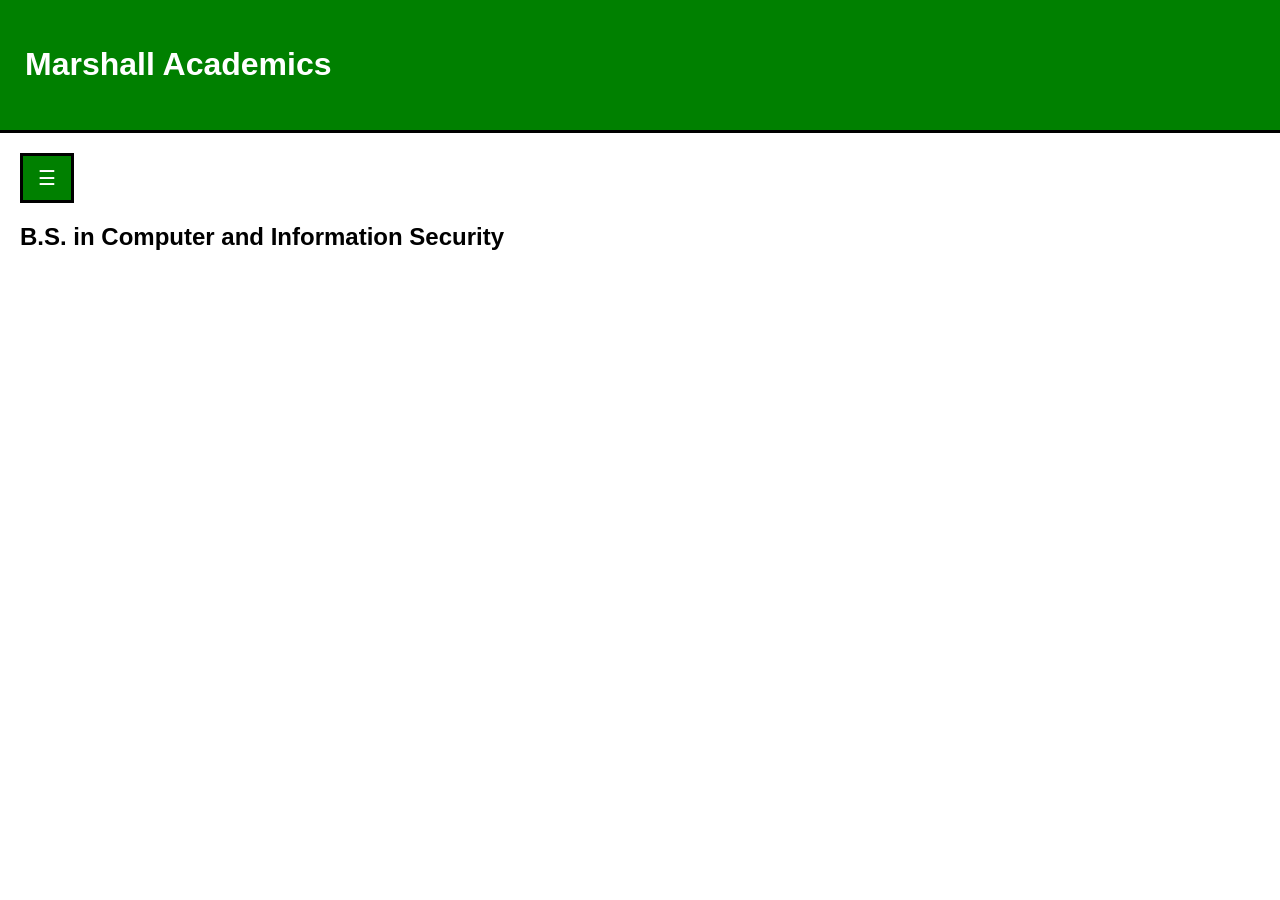
<file: oldwebsite/subpages/DoCSaEE/computer_information_securityBS.html>
<!DOCTYPE html>
<html lang="en">

<head>
    <meta charset="UTF-8">
    <meta name="viewport" content="width=device-width, initial-scale=1.0">
    <title>Marshall Academics</title>
    <link href="../../styles.css" rel="stylesheet" />

</head>
<header id="header">
    <h1>Marshall Academics</h1>
</header>

<body>
    <div id="mySidenav" class="sidenav">
        <a href="javascript:void(0)" class="closebtn" onclick="closeNav()">&times;</a>
        <a href="../../index.html">Home</a>
        <a href="../../about.html">About</a>
        <!--<button class="dropdown-btn"><i class="dropdown-list"></i></button>
            <div class="dropdown-container">
                <a href="#"></a> 
            </div> (Copy and Paste this to add sections to the drop down list)-->
        <button class="dropdown-btn">College of Arts & Media<i class="dropdown-list"></i></button>
        <div class="dropdown-container">
            <button class="dropdown-btn">School of Art and Design<i class="dropdown-list"></i></button>
            <div class="dropdown-container">
                <a href="#">Art Education</a>
                <a href="#">Art History</a>
                <a href="#">Ceramics</a>
                <a href="#">Fibers</a>
                <a href="#">Foundations</a>
                <a href="#">Graphic Design</a>
                <a href="#">Painting</a>
                <a href="#">Photography</a>
                <a href="#">Printmaking</a>
                <a href="#">Sculpture</a>
                <a href="#">Studio Art</a>
                <a href="#">Video Production</a>
                <a href="#">Visual Art and Design</a>
            </div>
            <button class="dropdown-btn">School of Music<i class="dropdown-list"></i></button>
            <div class="dropdown-container">
                <a href="#">Music Education</a>
                <a href="#">Music Studies</a>
                <a href="#">Music Performance</a>
                <a href="#">Theory and Composition</a>
                <a href="#">Musical Theater</a>
                <a href="#">Jazz Studies</a>
            </div>
            <button class="dropdown-btn">School of Journalism and Mass Communications<i class="dropdown-list"></i></button>
            <div class="dropdown-container">
                <a href="#">Advertising and Public Relations</a>
                <a href="#">Journalism</a>
                <a href="#">Media Studies</a>
            </div>
            <button class="dropdown-btn">School of Theatre<i class="dropdown-list"></i></button>
            <div class="dropdown-container">
                <a href="#">Performance Emphasis Area</a>
                <a href="#">Production Emphasis Area</a>
                <a href="#">Musical Theater Program</a>
                <a href="#">Theater Minor</a>
                <a href="#">Dance Minor</a>
                <a href="#">Professional Theater Residency</a>
            </div>
        </div>
        
        <button class="dropdown-btn">Lewis College of Business<i class="dropdown-list"></i></button>
        <div class="dropdown-container">
            <button class="dropdown-btn">Undergraduate<i class="dropdown-list"></i></button>
            <div class="dropdown-container">
                <a href="#">Accounting</a>
                <a href="#">Aviation Managment</a>
                <a href="#">Economics</a>
                <a href="#">Finance</a>
                <a href="#">Health Care Managment</a>
                <a href="#">International Business</a>
                <a href="#">Management</a>
                <a href="#">Management Information Systems</a>
                <a href="#">Marketing</a>
                <a href="#">Online BA in General Buisness</a>
                <a href="#">Sports Business</a>
                <a href="#">Sustainability Managment and Technology</a>
            </div>
            <button class="dropdown-btn">Minors<i class="dropdown-list"></i></button>
            <div class="dropdown-container">
                <a href="#">Accounting</a>
                <a href="#">Economics</a>
                <a href="#">Entrepreneurship</a>
                <a href="#">Finance</a>
                <a href="#">General Business</a>
                <a href="#">Hospitality and Tourism</a>
                <a href="#">International Business</a>
                <a href="#">Legal Environment</a>
                <a href="#">Management</a>
                <a href="#">Management Information Systems</a>
                <a href="#">Marketing</a>
                <a href="#">Military Science and Leadership</a>
                <a href="#">Risk Management and Insurance</a>
                <a href="#">Sports Business</a>
                <a href="#">Sustainability and Technology</a>
            </div>
            <button class="dropdown-btn">Master's Programs<i class="dropdown-list"></i></button>
            <div class="dropdown-container">
                <a href="#">Masters of Business Administration</a>
                <a href="#">Masters of Science in Accountancy</a>
                <a href="#">Masters of Science in Health Informatics</a>
                <a href="#">Masters of Science in Health Care Administration</a>
                <a href="#">Masters of Science in Human Resource Management</a>
                <a href="#">Masters of Science in Information Systems</a>
                <a href="#">Masters of Science in Sport Administration</a>
            </div>
            <button class="dropdown-btn">Graduate Certificates<i class="dropdown-list"></i></button>
            <div class="dropdown-container">
                <a href="#">Certificate in Technology Management</a>
                <a href="#">Data Analytics in Health Care Certificate</a>
            </div>
            <button class="dropdown-btn">Doctorate Programs<i class="dropdown-list"></i></button>
            <div class="dropdown-container">
                <a href="#">Doctor of Buisness Administration</a>
                <a href="#">Doctor of Nurse Anesthesia Practice</a>
            </div>
        </div>

        <button class="dropdown-btn">College of Education and Professional Development<i class="dropdown-list"></i></button>
        <div class="dropdown-container">
            <button class="dropdown-btn">Undergraduate<i class="dropdown-list"></i></button>
            <div class="dropdown-container">
                <a href="#">Early Childhood Education</a>
                <a href="#">Elementary Education</a>
                <a href="#">Secondary Education</a>
            </div>
            <button class="dropdown-btn">Graduate<i class="dropdown-list"></i></button>
            <div class="dropdown-container">
                <a href="#">Adult and Continuing Education, M.S.</a>
                <a href="#">Counseling, M.A.</a>
                <a href="#">Curriculum and Instruction, Ed.D./Ed.S.</a>
                <a href="#">Leadership Studies, Ed.D./M.A.</a>
                <a href="#">Literacy Education, M.A.</a>
                <a href="#">School Psychology, Ed.S.</a>
                <a href="#">Special Education, M.A.</a>
                <a href="#">Teaching, M.A.T.</a>
            </div>
            <button class="dropdown-btn">Graduate Certificate<i class="dropdown-list"></i></button>
            <div class="dropdown-container">
                <a href="#">Alternate Certification</a>
                <a href="#">Early Childhood Education</a>
                <a href="#">Elementary Math Specialist</a>
                <a href="#">Instructional Technology and Learning</a>
                <a href="#">Literacy Education</a>
                <a href="#">Mathematics Through Algebra 1</a>
                <a href="#">School Library Media Specialist</a>
            </div>
        </div>

        <button class="dropdown-btn">College of Engineering and Computer Sciences<i class="dropdown-list"></i></button>
        <div class="dropdown-container">
            <button class="dropdown-btn">Department of Computer Sciences and Electrical Engineering<i class="dropdown-list"></i></button>
            <div class="dropdown-container">
                <button class="dropdown-btn">Undergraduate<i class="dropdown-list"></i></button>
                <div class="dropdown-container">
                    <a href="../../subpages/DoCSaEE/computer_scienceBS.html">B.S. in Computer Science</a>
                    <a href="../../subpages/DoCSaEE/computer_information_securityBS.html">B.S. in Computer and Information Security</a>
                    <a href="../../subpages/DoCSaEE/electrical_and_computer_engineeringBS.html">B.S. in Electrical and Computer Engineering</a>
                    <a href="../../subpages/DoCSaEE/computer_information_technologyBS.html">Computer Information Technology</a>
                    <a href="../../subpages/DoCSaEE/computer_scienceAMD.html">Accelerated Master's Degree (AMD) in Computer Science</a>
                </div>
                <button class="dropdown-btn">Graduate<i class="dropdown-list"></i></button>
                <div class="dropdown-container">
                    <a href="../../subpages/DoCSaEE/computer_scienceMS.html">M.S. in Computer Science</a>
                    <a href="../../subpages/DoCSaEE/cybersecurityMS.html">M.S. in Cybersecurity</a>
                    <a href="../../subpages/DoCSaEE/data_scienceMS.html">M.S. in Data Science</a>
                    <a href="../../subpages/DoCSaEE/electrical_and_computer_engineeringMS.html">M.S. in Electrical and Computer Engineering</a>
                </div>
            </div>
            <button class="dropdown-btn">Weisberg Department of Mechanical and Industrial Engineering<i class="dropdown-list"></i></button>
            <div class="dropdown-container">
                <button class="dropdown-btn">Undergraduate<i class="dropdown-list"></i></button>
                <div class="dropdown-container">
                    <a href="../../subpages/WDoMaIE/occupational_safety_and_healthBS.html">B.S. in Occupational Safety and Health</a>
                    <a href="../../subpages/WDoMaIE/mechanical_engineeringBS.html">B.S. in Mechanical Engineering</a>
                    <a href="../../subpages/WDoMaIE/mechanical_engineeringAMD.html">Accelerated Master's Degree (AMD) in Mechanical Engineering</a>
                </div>
                <button class="dropdown-btn">Graduate<i class="dropdown-list"></i></button>
                <div class="dropdown-container">
                    <a href="../../subpages/WDoMaIE/environmental_scienceMS.html">M.S. in Environmental Science</a>
                    <a href="../../subpages/WDoMaIE/safetyMS.html">M.S. in Safety</a>
                    <a href="../../subpages/WDoMaIE/mechanical_engineeringMS.html">M.S. in Mechanical Engineering</a>
                </div>
            </div>
            <button class="dropdown-btn">Department of Civil Engineering<i class="dropdown-list"></i></button>
            <div class="dropdown-container">
                <button class="dropdown-btn">Undergraduate<i class="dropdown-list"></i></button>
                <div class="dropdown-container">
                    <a href="../../subpages/DoCE/civil_engineeringBS.html">B.S. in Civil Engineering</a>
                    <a href="../../subpages/DoCE/civil_and_environmental_engineeringAMD.html">Accelerated Masters Degree (AMD) in Civil and Environmental Engineering</a>
                    <a href="../../subpages/DoCE/engineering_managementAMD.html">Accelerated Masters Degree (AMD) in Engineering Management</a>
                </div>
                <button class="dropdown-btn">Graduate<i class="dropdown-list"></i></button>
                <div class="dropdown-container">
                    <a href="../../subpages/DoCE/engineering_managementMS.html">M.S. in Engineering Management</a>
                    <a href="../../subpages/DoCE/civil_and_environmental_engineeringMS.html">M.S. in Civil and Environmental Engineering</a>
                </div>
            </div>
            <button class="dropdown-btn">Department of Biomedical Engineering<i class="dropdown-list"></i></button>
            <div class="dropdown-container">
                <button class="dropdown-btn">Undergraduate<i class="dropdown-list"></i></button>
                <div class="dropdown-container">
                    <a href="../../subpages/DoBE/biomedical_engineeringBS.html">B.S. in Biomedical Engineering</a>
                </div>
            </div>
        </div>

        <button class="dropdown-btn">College of Health Professions<i class="dropdown-list"></i></button>
        <div class="dropdown-container">
            <button class="dropdown-btn">Undergraduate<i class="dropdown-list"></i></button>
            <div class="dropdown-container">
                <a href="#">Athletic Training</a>
                <a href="#">Biomechanics</a>
                <a href="#">Communication Disorders</a>
                <a href="#">Dietetics</a>
                <a href="#">Exercise Science</a>
                <a href="#">Health Sciences</a>
                <a href="#">Medical Imaging</a>
                <a href="#">Medical Laboratory Science</a>
                <a href="#">Medical Laboratory Technology</a>
                <a href="#">Nursing, A.S.N.	Associate of Science</a>
                <a href="#">Nursing, B.A./B.S. to B.S.N.</a>
                <a href="#">Nursing, B.S.N.	Bachelor of Science</a>
                <a href="#">Nursing, M.S.N.	Master of Science</a>
                <a href="#">R.N. to B.S.N Online Program</a>
                <a href="#">Respiratory Care</a>
                <a href="#">Social Work</a>
            </div>
            <button class="dropdown-btn">Graduate<i class="dropdown-list"></i></button>
            <div class="dropdown-container">
                <a href="#">Athletic Training (Professional)</a>
                <a href="#">Athletic Training, M.S</a>
                <a href="#">Biomechanics, M.S.</a>
                <a href="#">Communication Disorders, M.S.</a>
                <a href="#">Dietetics, M.S.</a>
                <a href="#">Exercise Science, M.S.</a>
                <a href="#">Nursing Practice, D.N.P.</a>
                <a href="#">Physical Therapy, D.P.T.</a>
                <a href="#">Public Health, M.P.H.</a>
                <a href="#">Social Work, M.S.W.</a>
            </div>
            <button class="dropdown-btn">Graduate Certificate<i class="dropdown-list"></i></button>
            <div class="dropdown-container">
                <a href="#">Certified School Social Work Specialist</a>
                <a href="#">Family Nurse Practitioner</a>
                <a href="#">Nurse Administration</a>
                <a href="#">Nursing Education</a>
            </div>
            <button class="dropdown-btn">Professional<i class="dropdown-list"></i></button>
            <div class="dropdown-container">
                <a href="#">Nursing Practice, D.N.P.</a>
                <a href="#">Physical Therapy, D.P.T.</a>
            </div>
        </div>
        
        <button class="dropdown-btn">College of Liberal Arts<i class="dropdown-list"></i></button>
        <div class="dropdown-container">
            <button class="dropdown-btn">Undergraduate<i class="dropdown-list"></i></button>
            <div class="dropdown-container">
                <a href="#">Anthropology</a>
                <a href="#">Communication Studies</a>
                <a href="#">Creative Writing</a>
                <a href="#">Economics</a>
                <a href="#">English</a>
                <a href="#">French</a>
                <a href="#">Geography, B.A.</a>
                <a href="#">Geography, B.S.</a>
                <a href="#">History</a>
                <a href="#">Humanities</a>
                <a href="#">International Affairs</a>
                <a href="#">Japanese</a>
                <a href="#">Latin</a>
                <a href="#">Literary Studies</a>
                <a href="#">Political Science</a>
                <a href="#">Pre-Law</a>
                <a href="#">Professional Writing</a>
                <a href="#">Psychology, B.A.</a>
                <a href="#">Psychology, B.S.</a>
                <a href="#">Sociology, B.A.</a>
                <a href="#">Spanish, B.A.</a>
            </div>
            <button class="dropdown-btn">Graduate<i class="dropdown-list"></i></button>
            <div class="dropdown-container">
                <a href="#">Clinical Psychology, Psy.D</a>
                <a href="#">Communication Studies, M.A.</a>
                <a href="#">English, M.A.</a>
                <a href="#">Geography, M.A.</a>
                <a href="#">Geography, M.S.</a>
                <a href="#">History, M.A.</a>
                <a href="#">Humanities, M.A.</a>
                <a href="#">Psychology, M.A.</a>
                <a href="#">Public Administration, M.P.A.</a>
                <a href="#">Sociology, M.A.</a>
            </div>
            <button class="dropdown-btn">Graduate Certificate<i class="dropdown-list"></i></button>
            <div class="dropdown-container">
                <a href="#">Appalachian Studies</a>
                <a href="#">Behavioral Statistics</a>
                <a href="#">Clinical Psychology</a>
                <a href="#">Human Geography</a>
                <a href="#">Latin</a>
                <a href="#">Non-Profit Management</a>
                <a href="#">Public History</a>
                <a href="#">Women's Studies</a>
            </div>
        </div>

        <button class="dropdown-btn">College of Science<i class="dropdown-list"></i></button>
        <div class="dropdown-container">
            <button class="dropdown-btn">Undergraduate<i class="dropdown-list"></i></button>
            <div class="dropdown-container">
                <a href="#">Biochemistry, B.S.</a>
                <a href="#">Biological Sciences, B.S.</a>
                <a href="#">Chemical Sciences, B.S.</a>
                <a href="#">Chemistry (ACS Certified), B.S.</a>
                <a href="#">Criminal Justice, B.A.</a>
                <a href="#">Cyber Forensics & Security, B.S.</a>
                <a href="#">Environmental Chemistry, B.S.</a>
                <a href="#">Environmental Science, B.S.</a>
                <a href="#">Forensic Chemistry, B.S.</a>
                <a href="#">Geology, B.S.</a>
                <a href="#">Mathematics, B.S.</a>
                <a href="#">Natural Resources & Recreation Management, B.S.</a>
                <a href="#">Physics, B.S.</a>
                <a href="#">Specialty Agriculture, B.S.</a>
                <a href="#">Statistics, B.S.</a>
            </div>
            <button class="dropdown-btn">Graduate<i class="dropdown-list"></i></button>
            <div class="dropdown-container">
                <a href="#">Accelerated Biological Sciences, M.S./M.A.</a>
                <a href="#">Biological Sciences, M.A.</a>
                <a href="#">Biological Sciences, M.S.</a>
                <a href="#">Chemistry, M.S.</a>
                <a href="#">Criminal Justice, M.S.</a>
                <a href="#">Cyber Forensics & Security, M.S.</a>
                <a href="#">Digital Forensics, Grad Certificate</a>
                <a href="#">Forensic Science, M.S.</a>
                <a href="#">Mathematics, M.A.</a>
                <a href="#">Natural Resources & the Environment, M.S.</a>
                <a href="#">Physical and Applied Science, M.S.</a>
                <a href="#">Physics, M.S.</a>
            </div>
            <button class="dropdown-btn">Minor<i class="dropdown-list"></i></button>
            <div class="dropdown-container">
                <a href="#">Pre-Professional Health Care Studies, Interdisciplinary</a>
            </div>
        </div>

        <button class="dropdown-btn">School of Pharmacy<i class="dropdown-list"></i></button>
        <div class="dropdown-container">
            <a href="#">Pharm.D. Program</a>
            <button class="dropdown-btn">Undergraduate<i class="dropdown-list"></i></button>
            <div class="dropdown-container">
                <a href="#">Pharmaceutical Sciences (BSPS)</a>
            </div>
            <button class="dropdown-btn">Graduate<i class="dropdown-list"></i></button>
            <div class="dropdown-container">
                <a href="#">Pharmaceutical Sciences (MSPS)</a>
            </div>
            <a href="#">Dual Pharm.D./MBA degree</a>
        </div>

        <button class="dropdown-btn">Joan C. Edwards School of Medicine<i class="dropdown-list"></i></button>
        <div class="dropdown-container">
            <button class="dropdown-btn">Residency Programs<i class="dropdown-list"></i></button>
            <div class="dropdown-container">
                <a href="#">Family Medicine</a>
                <a href="#">General Practice Residency - Dentistry</a>
                <a href="#">General Surgery</a>
                <a href="#">Internal Medicine</a>
                <a href="#">Medicine-Pediatrics</a>
                <a href="#">Neurology</a>
                <a href="#">Obstetrics-Gynecology</a>
                <a href="#">Orthopaedic Surgery</a>
                <a href="#">Pediatrics</a>
                <a href="#">Psychiatry</a>
            </div>
            <button class="dropdown-btn">Fellowship Programs<i class="dropdown-list"></i></button>
            <div class="dropdown-container">
                <a href="#">Addiction Medicine</a>
                <a href="#">Cardiology</a>
                <a href="#">Child & Adolescent Psychiatry</a>
                <a href="#">Endocrinology</a>
                <a href="#">Gastroenterology</a>
                <a href="#">Geriatric Medicine</a>
                <a href="#">Geriatric Psychiatry</a>
                <a href="#">Hematology-Oncology</a>
                <a href="#">Interventional Cardiology</a>
                <a href="#">Neonatal-Perinatal Medicine</a>
                <a href="#">Nephrology</a>
                <a href="#">Pediatric Hospital Medicine</a>
                <a href="#">Pulmonary Critical Care</a>
                <a href="#">Sports Medicine</a>
            </div>
            <button class="dropdown-btn">Marshall Community Health Consortium<i class="dropdown-list"></i></button>
            <div class="dropdown-container">
                <a href="#">Holzer Family Medicine</a>
                <a href="#">Rural General Surgery Residency</a>
            </div>
        </div>

        <button class="dropdown-btn">Division of Aviation<i class="dropdown-list"></i></button>
        <div class="dropdown-container">
            <a href="#">Bill Noe Flight School</a>
            <a href="#">Aviation Maintenance Technology Program</a>
        </div>

        <button class="dropdown-btn">Regents Bachelor of Arts<i class="dropdown-list"></i></button>
        <div class="dropdown-container">
            <button class="dropdown-btn">Computer Related<i class="dropdown-list"></i></button>
            <div class="dropdown-container">
                <a href="#">Digital Forensics Emphasis (25 hours)</a>
                <a href="#">Information Assurance Emphasis (23 hours)</a>
                <a href="#">Web Application Development Emphasis (24 hours)</a>
                <a href="#">Game Development Emphasis (24 hours)</a>
                <a href="#">Instructional Technology and Library Science Emphasis (15 hours)</a>
            </div>
            <button class="dropdown-btn">Creative Writing and Art Related<i class="dropdown-list"></i></button>
            <div class="dropdown-container">
                <a href="#">Creative Writing in English Emphasis (15 hours)</a>
                <a href="#">Studio Art (21 hours)</a>
            </div>
            <button class="dropdown-btn">Humanities Related<i class="dropdown-list"></i></button>
            <div class="dropdown-container">
                <a href="#">Religious Studies Emphasis (18 hours)</a>
                <a href="#">Literature in English Emphasis (15 hours)</a>
            </div>
            <button class="dropdown-btn">Social Science<i class="dropdown-list"></i></button>
            <div class="dropdown-container">
                <a href="#">Anthropology Emphasis (18 hours)</a>
                <a href="#">Communication Studies Emphasis (18 hours)</a>
                <a href="#">Criminal Justice Emphasis (18 hours)</a>
                <a href="#">Geography Emphasis (18-19 hours)</a>
                <a href="#">GIScience Geography Emphasis (19 hours)</a>
                <a href="#">Human Geography Emphasis (18 hours)</a>
                <a href="#">Physical Geography Emphasis (18 hours)</a>
                <a href="#">Military Science Emphasis (18 hours)</a>
                <a href="#">Political Science Emphasis (15 hours)</a>
                <a href="#">Psychology Emphasis (18 hours)</a>
                <a href="#">Sociology Emphasis (18 hours)</a>
                <a href="#">Women's Studies Emphasis (18 hours)</a>
            </div>
            <button class="dropdown-btn">Education Related<i class="dropdown-list"></i></button>
            <div class="dropdown-container">
                <a href="#">Preschool Development Emphasis (21 hours)</a>
            </div>
        </div>

        <div class="spacer">
            <p>Marshall University</p>
        </div>
    </div>
    <div id="main">
        <button class="openbtn" onclick="openNav()">&#9776;</button>
        <h2>B.S. in Computer and Information Security</h2>
    </div>
</body>
<footer>
    <script src="../../script.js"></script>
</footer>

</html>
</file>
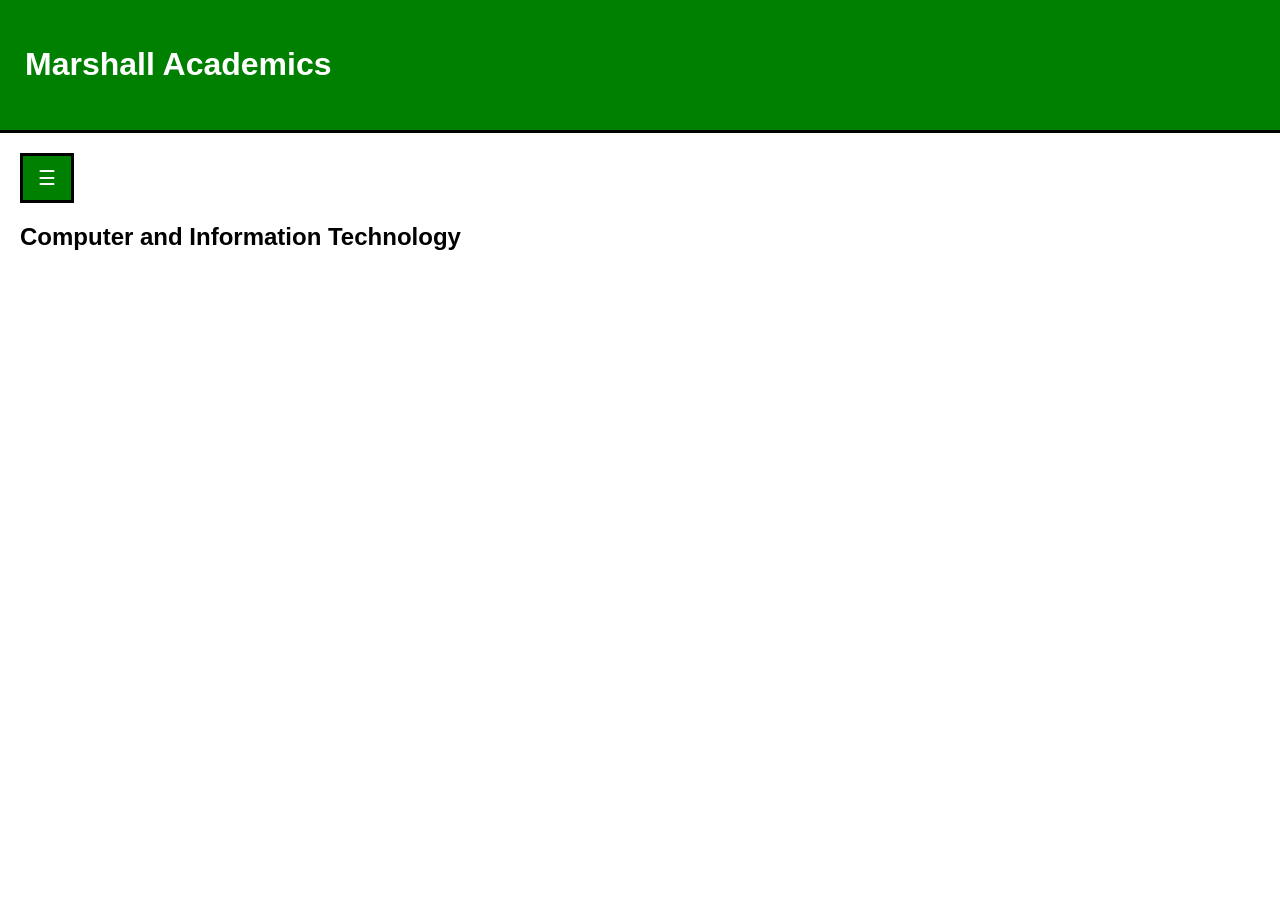
<file: oldwebsite/subpages/DoCSaEE/computer_information_technologyBS.html>
<!DOCTYPE html>
<html lang="en">

<head>
    <meta charset="UTF-8">
    <meta name="viewport" content="width=device-width, initial-scale=1.0">
    <title>Marshall Academics</title>
    <link href="../../styles.css" rel="stylesheet" />

</head>
<header id="header">
    <h1>Marshall Academics</h1>
</header>

<body>
    <div id="mySidenav" class="sidenav">
        <a href="javascript:void(0)" class="closebtn" onclick="closeNav()">&times;</a>
        <a href="../../index.html">Home</a>
        <a href="../../about.html">About</a>
        <!--<button class="dropdown-btn"><i class="dropdown-list"></i></button>
            <div class="dropdown-container">
                <a href="#"></a> 
            </div> (Copy and Paste this to add sections to the drop down list)-->
        <button class="dropdown-btn">College of Arts & Media<i class="dropdown-list"></i></button>
        <div class="dropdown-container">
            <button class="dropdown-btn">School of Art and Design<i class="dropdown-list"></i></button>
            <div class="dropdown-container">
                <a href="#">Art Education</a>
                <a href="#">Art History</a>
                <a href="#">Ceramics</a>
                <a href="#">Fibers</a>
                <a href="#">Foundations</a>
                <a href="#">Graphic Design</a>
                <a href="#">Painting</a>
                <a href="#">Photography</a>
                <a href="#">Printmaking</a>
                <a href="#">Sculpture</a>
                <a href="#">Studio Art</a>
                <a href="#">Video Production</a>
                <a href="#">Visual Art and Design</a>
            </div>
            <button class="dropdown-btn">School of Music<i class="dropdown-list"></i></button>
            <div class="dropdown-container">
                <a href="#">Music Education</a>
                <a href="#">Music Studies</a>
                <a href="#">Music Performance</a>
                <a href="#">Theory and Composition</a>
                <a href="#">Musical Theater</a>
                <a href="#">Jazz Studies</a>
            </div>
            <button class="dropdown-btn">School of Journalism and Mass Communications<i class="dropdown-list"></i></button>
            <div class="dropdown-container">
                <a href="#">Advertising and Public Relations</a>
                <a href="#">Journalism</a>
                <a href="#">Media Studies</a>
            </div>
            <button class="dropdown-btn">School of Theatre<i class="dropdown-list"></i></button>
            <div class="dropdown-container">
                <a href="#">Performance Emphasis Area</a>
                <a href="#">Production Emphasis Area</a>
                <a href="#">Musical Theater Program</a>
                <a href="#">Theater Minor</a>
                <a href="#">Dance Minor</a>
                <a href="#">Professional Theater Residency</a>
            </div>
        </div>
        
        <button class="dropdown-btn">Lewis College of Business<i class="dropdown-list"></i></button>
        <div class="dropdown-container">
            <button class="dropdown-btn">Undergraduate<i class="dropdown-list"></i></button>
            <div class="dropdown-container">
                <a href="#">Accounting</a>
                <a href="#">Aviation Managment</a>
                <a href="#">Economics</a>
                <a href="#">Finance</a>
                <a href="#">Health Care Managment</a>
                <a href="#">International Business</a>
                <a href="#">Management</a>
                <a href="#">Management Information Systems</a>
                <a href="#">Marketing</a>
                <a href="#">Online BA in General Buisness</a>
                <a href="#">Sports Business</a>
                <a href="#">Sustainability Managment and Technology</a>
            </div>
            <button class="dropdown-btn">Minors<i class="dropdown-list"></i></button>
            <div class="dropdown-container">
                <a href="#">Accounting</a>
                <a href="#">Economics</a>
                <a href="#">Entrepreneurship</a>
                <a href="#">Finance</a>
                <a href="#">General Business</a>
                <a href="#">Hospitality and Tourism</a>
                <a href="#">International Business</a>
                <a href="#">Legal Environment</a>
                <a href="#">Management</a>
                <a href="#">Management Information Systems</a>
                <a href="#">Marketing</a>
                <a href="#">Military Science and Leadership</a>
                <a href="#">Risk Management and Insurance</a>
                <a href="#">Sports Business</a>
                <a href="#">Sustainability and Technology</a>
            </div>
            <button class="dropdown-btn">Master's Programs<i class="dropdown-list"></i></button>
            <div class="dropdown-container">
                <a href="#">Masters of Business Administration</a>
                <a href="#">Masters of Science in Accountancy</a>
                <a href="#">Masters of Science in Health Informatics</a>
                <a href="#">Masters of Science in Health Care Administration</a>
                <a href="#">Masters of Science in Human Resource Management</a>
                <a href="#">Masters of Science in Information Systems</a>
                <a href="#">Masters of Science in Sport Administration</a>
            </div>
            <button class="dropdown-btn">Graduate Certificates<i class="dropdown-list"></i></button>
            <div class="dropdown-container">
                <a href="#">Certificate in Technology Management</a>
                <a href="#">Data Analytics in Health Care Certificate</a>
            </div>
            <button class="dropdown-btn">Doctorate Programs<i class="dropdown-list"></i></button>
            <div class="dropdown-container">
                <a href="#">Doctor of Buisness Administration</a>
                <a href="#">Doctor of Nurse Anesthesia Practice</a>
            </div>
        </div>

        <button class="dropdown-btn">College of Education and Professional Development<i class="dropdown-list"></i></button>
        <div class="dropdown-container">
            <button class="dropdown-btn">Undergraduate<i class="dropdown-list"></i></button>
            <div class="dropdown-container">
                <a href="#">Early Childhood Education</a>
                <a href="#">Elementary Education</a>
                <a href="#">Secondary Education</a>
            </div>
            <button class="dropdown-btn">Graduate<i class="dropdown-list"></i></button>
            <div class="dropdown-container">
                <a href="#">Adult and Continuing Education, M.S.</a>
                <a href="#">Counseling, M.A.</a>
                <a href="#">Curriculum and Instruction, Ed.D./Ed.S.</a>
                <a href="#">Leadership Studies, Ed.D./M.A.</a>
                <a href="#">Literacy Education, M.A.</a>
                <a href="#">School Psychology, Ed.S.</a>
                <a href="#">Special Education, M.A.</a>
                <a href="#">Teaching, M.A.T.</a>
            </div>
            <button class="dropdown-btn">Graduate Certificate<i class="dropdown-list"></i></button>
            <div class="dropdown-container">
                <a href="#">Alternate Certification</a>
                <a href="#">Early Childhood Education</a>
                <a href="#">Elementary Math Specialist</a>
                <a href="#">Instructional Technology and Learning</a>
                <a href="#">Literacy Education</a>
                <a href="#">Mathematics Through Algebra 1</a>
                <a href="#">School Library Media Specialist</a>
            </div>
        </div>

        <button class="dropdown-btn">College of Engineering and Computer Sciences<i class="dropdown-list"></i></button>
        <div class="dropdown-container">
            <button class="dropdown-btn">Department of Computer Sciences and Electrical Engineering<i class="dropdown-list"></i></button>
            <div class="dropdown-container">
                <button class="dropdown-btn">Undergraduate<i class="dropdown-list"></i></button>
                <div class="dropdown-container">
                    <a href="../../subpages/DoCSaEE/computer_scienceBS.html">B.S. in Computer Science</a>
                    <a href="../../subpages/DoCSaEE/computer_information_securityBS.html">B.S. in Computer and Information Security</a>
                    <a href="../../subpages/DoCSaEE/electrical_and_computer_engineeringBS.html">B.S. in Electrical and Computer Engineering</a>
                    <a href="../../subpages/DoCSaEE/computer_information_technologyBS.html">Computer Information Technology</a>
                    <a href="../../subpages/DoCSaEE/computer_scienceAMD.html">Accelerated Master's Degree (AMD) in Computer Science</a>
                </div>
                <button class="dropdown-btn">Graduate<i class="dropdown-list"></i></button>
                <div class="dropdown-container">
                    <a href="../../subpages/DoCSaEE/computer_scienceMS.html">M.S. in Computer Science</a>
                    <a href="../../subpages/DoCSaEE/cybersecurityMS.html">M.S. in Cybersecurity</a>
                    <a href="../../subpages/DoCSaEE/data_scienceMS.html">M.S. in Data Science</a>
                    <a href="../../subpages/DoCSaEE/electrical_and_computer_engineeringMS.html">M.S. in Electrical and Computer Engineering</a>
                </div>
            </div>
            <button class="dropdown-btn">Weisberg Department of Mechanical and Industrial Engineering<i class="dropdown-list"></i></button>
            <div class="dropdown-container">
                <button class="dropdown-btn">Undergraduate<i class="dropdown-list"></i></button>
                <div class="dropdown-container">
                    <a href="../../subpages/WDoMaIE/occupational_safety_and_healthBS.html">B.S. in Occupational Safety and Health</a>
                    <a href="../../subpages/WDoMaIE/mechanical_engineeringBS.html">B.S. in Mechanical Engineering</a>
                    <a href="../../subpages/WDoMaIE/mechanical_engineeringAMD.html">Accelerated Master's Degree (AMD) in Mechanical Engineering</a>
                </div>
                <button class="dropdown-btn">Graduate<i class="dropdown-list"></i></button>
                <div class="dropdown-container">
                    <a href="../../subpages/WDoMaIE/environmental_scienceMS.html">M.S. in Environmental Science</a>
                    <a href="../../subpages/WDoMaIE/safetyMS.html">M.S. in Safety</a>
                    <a href="../../subpages/WDoMaIE/mechanical_engineeringMS.html">M.S. in Mechanical Engineering</a>
                </div>
            </div>
            <button class="dropdown-btn">Department of Civil Engineering<i class="dropdown-list"></i></button>
            <div class="dropdown-container">
                <button class="dropdown-btn">Undergraduate<i class="dropdown-list"></i></button>
                <div class="dropdown-container">
                    <a href="../../subpages/DoCE/civil_engineeringBS.html">B.S. in Civil Engineering</a>
                    <a href="../../subpages/DoCE/civil_and_environmental_engineeringAMD.html">Accelerated Masters Degree (AMD) in Civil and Environmental Engineering</a>
                    <a href="../../subpages/DoCE/engineering_managementAMD.html">Accelerated Masters Degree (AMD) in Engineering Management</a>
                </div>
                <button class="dropdown-btn">Graduate<i class="dropdown-list"></i></button>
                <div class="dropdown-container">
                    <a href="../../subpages/DoCE/engineering_managementMS.html">M.S. in Engineering Management</a>
                    <a href="../../subpages/DoCE/civil_and_environmental_engineeringMS.html">M.S. in Civil and Environmental Engineering</a>
                </div>
            </div>
            <button class="dropdown-btn">Department of Biomedical Engineering<i class="dropdown-list"></i></button>
            <div class="dropdown-container">
                <button class="dropdown-btn">Undergraduate<i class="dropdown-list"></i></button>
                <div class="dropdown-container">
                    <a href="../../subpages/DoBE/biomedical_engineeringBS.html">B.S. in Biomedical Engineering</a>
                </div>
            </div>
        </div>

        <button class="dropdown-btn">College of Health Professions<i class="dropdown-list"></i></button>
        <div class="dropdown-container">
            <button class="dropdown-btn">Undergraduate<i class="dropdown-list"></i></button>
            <div class="dropdown-container">
                <a href="#">Athletic Training</a>
                <a href="#">Biomechanics</a>
                <a href="#">Communication Disorders</a>
                <a href="#">Dietetics</a>
                <a href="#">Exercise Science</a>
                <a href="#">Health Sciences</a>
                <a href="#">Medical Imaging</a>
                <a href="#">Medical Laboratory Science</a>
                <a href="#">Medical Laboratory Technology</a>
                <a href="#">Nursing, A.S.N.	Associate of Science</a>
                <a href="#">Nursing, B.A./B.S. to B.S.N.</a>
                <a href="#">Nursing, B.S.N.	Bachelor of Science</a>
                <a href="#">Nursing, M.S.N.	Master of Science</a>
                <a href="#">R.N. to B.S.N Online Program</a>
                <a href="#">Respiratory Care</a>
                <a href="#">Social Work</a>
            </div>
            <button class="dropdown-btn">Graduate<i class="dropdown-list"></i></button>
            <div class="dropdown-container">
                <a href="#">Athletic Training (Professional)</a>
                <a href="#">Athletic Training, M.S</a>
                <a href="#">Biomechanics, M.S.</a>
                <a href="#">Communication Disorders, M.S.</a>
                <a href="#">Dietetics, M.S.</a>
                <a href="#">Exercise Science, M.S.</a>
                <a href="#">Nursing Practice, D.N.P.</a>
                <a href="#">Physical Therapy, D.P.T.</a>
                <a href="#">Public Health, M.P.H.</a>
                <a href="#">Social Work, M.S.W.</a>
            </div>
            <button class="dropdown-btn">Graduate Certificate<i class="dropdown-list"></i></button>
            <div class="dropdown-container">
                <a href="#">Certified School Social Work Specialist</a>
                <a href="#">Family Nurse Practitioner</a>
                <a href="#">Nurse Administration</a>
                <a href="#">Nursing Education</a>
            </div>
            <button class="dropdown-btn">Professional<i class="dropdown-list"></i></button>
            <div class="dropdown-container">
                <a href="#">Nursing Practice, D.N.P.</a>
                <a href="#">Physical Therapy, D.P.T.</a>
            </div>
        </div>
        
        <button class="dropdown-btn">College of Liberal Arts<i class="dropdown-list"></i></button>
        <div class="dropdown-container">
            <button class="dropdown-btn">Undergraduate<i class="dropdown-list"></i></button>
            <div class="dropdown-container">
                <a href="#">Anthropology</a>
                <a href="#">Communication Studies</a>
                <a href="#">Creative Writing</a>
                <a href="#">Economics</a>
                <a href="#">English</a>
                <a href="#">French</a>
                <a href="#">Geography, B.A.</a>
                <a href="#">Geography, B.S.</a>
                <a href="#">History</a>
                <a href="#">Humanities</a>
                <a href="#">International Affairs</a>
                <a href="#">Japanese</a>
                <a href="#">Latin</a>
                <a href="#">Literary Studies</a>
                <a href="#">Political Science</a>
                <a href="#">Pre-Law</a>
                <a href="#">Professional Writing</a>
                <a href="#">Psychology, B.A.</a>
                <a href="#">Psychology, B.S.</a>
                <a href="#">Sociology, B.A.</a>
                <a href="#">Spanish, B.A.</a>
            </div>
            <button class="dropdown-btn">Graduate<i class="dropdown-list"></i></button>
            <div class="dropdown-container">
                <a href="#">Clinical Psychology, Psy.D</a>
                <a href="#">Communication Studies, M.A.</a>
                <a href="#">English, M.A.</a>
                <a href="#">Geography, M.A.</a>
                <a href="#">Geography, M.S.</a>
                <a href="#">History, M.A.</a>
                <a href="#">Humanities, M.A.</a>
                <a href="#">Psychology, M.A.</a>
                <a href="#">Public Administration, M.P.A.</a>
                <a href="#">Sociology, M.A.</a>
            </div>
            <button class="dropdown-btn">Graduate Certificate<i class="dropdown-list"></i></button>
            <div class="dropdown-container">
                <a href="#">Appalachian Studies</a>
                <a href="#">Behavioral Statistics</a>
                <a href="#">Clinical Psychology</a>
                <a href="#">Human Geography</a>
                <a href="#">Latin</a>
                <a href="#">Non-Profit Management</a>
                <a href="#">Public History</a>
                <a href="#">Women's Studies</a>
            </div>
        </div>

        <button class="dropdown-btn">College of Science<i class="dropdown-list"></i></button>
        <div class="dropdown-container">
            <button class="dropdown-btn">Undergraduate<i class="dropdown-list"></i></button>
            <div class="dropdown-container">
                <a href="#">Biochemistry, B.S.</a>
                <a href="#">Biological Sciences, B.S.</a>
                <a href="#">Chemical Sciences, B.S.</a>
                <a href="#">Chemistry (ACS Certified), B.S.</a>
                <a href="#">Criminal Justice, B.A.</a>
                <a href="#">Cyber Forensics & Security, B.S.</a>
                <a href="#">Environmental Chemistry, B.S.</a>
                <a href="#">Environmental Science, B.S.</a>
                <a href="#">Forensic Chemistry, B.S.</a>
                <a href="#">Geology, B.S.</a>
                <a href="#">Mathematics, B.S.</a>
                <a href="#">Natural Resources & Recreation Management, B.S.</a>
                <a href="#">Physics, B.S.</a>
                <a href="#">Specialty Agriculture, B.S.</a>
                <a href="#">Statistics, B.S.</a>
            </div>
            <button class="dropdown-btn">Graduate<i class="dropdown-list"></i></button>
            <div class="dropdown-container">
                <a href="#">Accelerated Biological Sciences, M.S./M.A.</a>
                <a href="#">Biological Sciences, M.A.</a>
                <a href="#">Biological Sciences, M.S.</a>
                <a href="#">Chemistry, M.S.</a>
                <a href="#">Criminal Justice, M.S.</a>
                <a href="#">Cyber Forensics & Security, M.S.</a>
                <a href="#">Digital Forensics, Grad Certificate</a>
                <a href="#">Forensic Science, M.S.</a>
                <a href="#">Mathematics, M.A.</a>
                <a href="#">Natural Resources & the Environment, M.S.</a>
                <a href="#">Physical and Applied Science, M.S.</a>
                <a href="#">Physics, M.S.</a>
            </div>
            <button class="dropdown-btn">Minor<i class="dropdown-list"></i></button>
            <div class="dropdown-container">
                <a href="#">Pre-Professional Health Care Studies, Interdisciplinary</a>
            </div>
        </div>

        <button class="dropdown-btn">School of Pharmacy<i class="dropdown-list"></i></button>
        <div class="dropdown-container">
            <a href="#">Pharm.D. Program</a>
            <button class="dropdown-btn">Undergraduate<i class="dropdown-list"></i></button>
            <div class="dropdown-container">
                <a href="#">Pharmaceutical Sciences (BSPS)</a>
            </div>
            <button class="dropdown-btn">Graduate<i class="dropdown-list"></i></button>
            <div class="dropdown-container">
                <a href="#">Pharmaceutical Sciences (MSPS)</a>
            </div>
            <a href="#">Dual Pharm.D./MBA degree</a>
        </div>

        <button class="dropdown-btn">Joan C. Edwards School of Medicine<i class="dropdown-list"></i></button>
        <div class="dropdown-container">
            <button class="dropdown-btn">Residency Programs<i class="dropdown-list"></i></button>
            <div class="dropdown-container">
                <a href="#">Family Medicine</a>
                <a href="#">General Practice Residency - Dentistry</a>
                <a href="#">General Surgery</a>
                <a href="#">Internal Medicine</a>
                <a href="#">Medicine-Pediatrics</a>
                <a href="#">Neurology</a>
                <a href="#">Obstetrics-Gynecology</a>
                <a href="#">Orthopaedic Surgery</a>
                <a href="#">Pediatrics</a>
                <a href="#">Psychiatry</a>
            </div>
            <button class="dropdown-btn">Fellowship Programs<i class="dropdown-list"></i></button>
            <div class="dropdown-container">
                <a href="#">Addiction Medicine</a>
                <a href="#">Cardiology</a>
                <a href="#">Child & Adolescent Psychiatry</a>
                <a href="#">Endocrinology</a>
                <a href="#">Gastroenterology</a>
                <a href="#">Geriatric Medicine</a>
                <a href="#">Geriatric Psychiatry</a>
                <a href="#">Hematology-Oncology</a>
                <a href="#">Interventional Cardiology</a>
                <a href="#">Neonatal-Perinatal Medicine</a>
                <a href="#">Nephrology</a>
                <a href="#">Pediatric Hospital Medicine</a>
                <a href="#">Pulmonary Critical Care</a>
                <a href="#">Sports Medicine</a>
            </div>
            <button class="dropdown-btn">Marshall Community Health Consortium<i class="dropdown-list"></i></button>
            <div class="dropdown-container">
                <a href="#">Holzer Family Medicine</a>
                <a href="#">Rural General Surgery Residency</a>
            </div>
        </div>

        <button class="dropdown-btn">Division of Aviation<i class="dropdown-list"></i></button>
        <div class="dropdown-container">
            <a href="#">Bill Noe Flight School</a>
            <a href="#">Aviation Maintenance Technology Program</a>
        </div>

        <button class="dropdown-btn">Regents Bachelor of Arts<i class="dropdown-list"></i></button>
        <div class="dropdown-container">
            <button class="dropdown-btn">Computer Related<i class="dropdown-list"></i></button>
            <div class="dropdown-container">
                <a href="#">Digital Forensics Emphasis (25 hours)</a>
                <a href="#">Information Assurance Emphasis (23 hours)</a>
                <a href="#">Web Application Development Emphasis (24 hours)</a>
                <a href="#">Game Development Emphasis (24 hours)</a>
                <a href="#">Instructional Technology and Library Science Emphasis (15 hours)</a>
            </div>
            <button class="dropdown-btn">Creative Writing and Art Related<i class="dropdown-list"></i></button>
            <div class="dropdown-container">
                <a href="#">Creative Writing in English Emphasis (15 hours)</a>
                <a href="#">Studio Art (21 hours)</a>
            </div>
            <button class="dropdown-btn">Humanities Related<i class="dropdown-list"></i></button>
            <div class="dropdown-container">
                <a href="#">Religious Studies Emphasis (18 hours)</a>
                <a href="#">Literature in English Emphasis (15 hours)</a>
            </div>
            <button class="dropdown-btn">Social Science<i class="dropdown-list"></i></button>
            <div class="dropdown-container">
                <a href="#">Anthropology Emphasis (18 hours)</a>
                <a href="#">Communication Studies Emphasis (18 hours)</a>
                <a href="#">Criminal Justice Emphasis (18 hours)</a>
                <a href="#">Geography Emphasis (18-19 hours)</a>
                <a href="#">GIScience Geography Emphasis (19 hours)</a>
                <a href="#">Human Geography Emphasis (18 hours)</a>
                <a href="#">Physical Geography Emphasis (18 hours)</a>
                <a href="#">Military Science Emphasis (18 hours)</a>
                <a href="#">Political Science Emphasis (15 hours)</a>
                <a href="#">Psychology Emphasis (18 hours)</a>
                <a href="#">Sociology Emphasis (18 hours)</a>
                <a href="#">Women's Studies Emphasis (18 hours)</a>
            </div>
            <button class="dropdown-btn">Education Related<i class="dropdown-list"></i></button>
            <div class="dropdown-container">
                <a href="#">Preschool Development Emphasis (21 hours)</a>
            </div>
        </div>

        <div class="spacer">
            <p>Marshall University</p>
        </div>
    </div>
    <div id="main">
        <button class="openbtn" onclick="openNav()">&#9776;</button>
        <h2>Computer and Information Technology</h2>
    </div>
</body>
<footer>
    <script src="../../script.js"></script>
</footer>

</html>
</file>
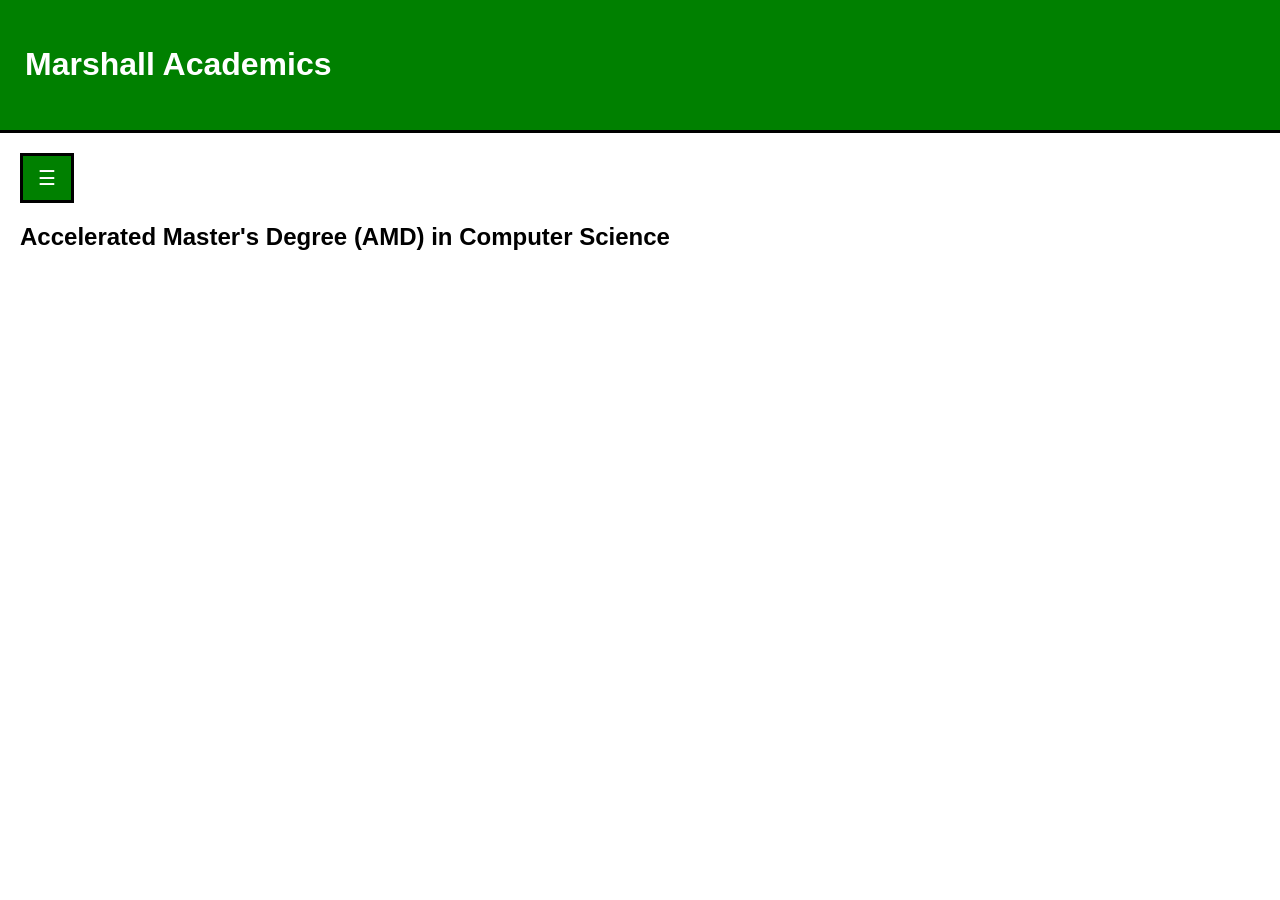
<file: oldwebsite/subpages/DoCSaEE/computer_scienceAMD.html>
<!DOCTYPE html>
<html lang="en">

<head>
    <meta charset="UTF-8">
    <meta name="viewport" content="width=device-width, initial-scale=1.0">
    <title>Marshall Academics</title>
    <link href="../../styles.css" rel="stylesheet" />

</head>
<header id="header">
    <h1>Marshall Academics</h1>
</header>

<body>
    <div id="mySidenav" class="sidenav">
        <a href="javascript:void(0)" class="closebtn" onclick="closeNav()">&times;</a>
        <a href="../../index.html">Home</a>
        <a href="../../about.html">About</a>
        <!--<button class="dropdown-btn"><i class="dropdown-list"></i></button>
            <div class="dropdown-container">
                <a href="#"></a> 
            </div> (Copy and Paste this to add sections to the drop down list)-->
        <button class="dropdown-btn">College of Arts & Media<i class="dropdown-list"></i></button>
        <div class="dropdown-container">
            <button class="dropdown-btn">School of Art and Design<i class="dropdown-list"></i></button>
            <div class="dropdown-container">
                <a href="#">Art Education</a>
                <a href="#">Art History</a>
                <a href="#">Ceramics</a>
                <a href="#">Fibers</a>
                <a href="#">Foundations</a>
                <a href="#">Graphic Design</a>
                <a href="#">Painting</a>
                <a href="#">Photography</a>
                <a href="#">Printmaking</a>
                <a href="#">Sculpture</a>
                <a href="#">Studio Art</a>
                <a href="#">Video Production</a>
                <a href="#">Visual Art and Design</a>
            </div>
            <button class="dropdown-btn">School of Music<i class="dropdown-list"></i></button>
            <div class="dropdown-container">
                <a href="#">Music Education</a>
                <a href="#">Music Studies</a>
                <a href="#">Music Performance</a>
                <a href="#">Theory and Composition</a>
                <a href="#">Musical Theater</a>
                <a href="#">Jazz Studies</a>
            </div>
            <button class="dropdown-btn">School of Journalism and Mass Communications<i class="dropdown-list"></i></button>
            <div class="dropdown-container">
                <a href="#">Advertising and Public Relations</a>
                <a href="#">Journalism</a>
                <a href="#">Media Studies</a>
            </div>
            <button class="dropdown-btn">School of Theatre<i class="dropdown-list"></i></button>
            <div class="dropdown-container">
                <a href="#">Performance Emphasis Area</a>
                <a href="#">Production Emphasis Area</a>
                <a href="#">Musical Theater Program</a>
                <a href="#">Theater Minor</a>
                <a href="#">Dance Minor</a>
                <a href="#">Professional Theater Residency</a>
            </div>
        </div>
        
        <button class="dropdown-btn">Lewis College of Business<i class="dropdown-list"></i></button>
        <div class="dropdown-container">
            <button class="dropdown-btn">Undergraduate<i class="dropdown-list"></i></button>
            <div class="dropdown-container">
                <a href="#">Accounting</a>
                <a href="#">Aviation Managment</a>
                <a href="#">Economics</a>
                <a href="#">Finance</a>
                <a href="#">Health Care Managment</a>
                <a href="#">International Business</a>
                <a href="#">Management</a>
                <a href="#">Management Information Systems</a>
                <a href="#">Marketing</a>
                <a href="#">Online BA in General Buisness</a>
                <a href="#">Sports Business</a>
                <a href="#">Sustainability Managment and Technology</a>
            </div>
            <button class="dropdown-btn">Minors<i class="dropdown-list"></i></button>
            <div class="dropdown-container">
                <a href="#">Accounting</a>
                <a href="#">Economics</a>
                <a href="#">Entrepreneurship</a>
                <a href="#">Finance</a>
                <a href="#">General Business</a>
                <a href="#">Hospitality and Tourism</a>
                <a href="#">International Business</a>
                <a href="#">Legal Environment</a>
                <a href="#">Management</a>
                <a href="#">Management Information Systems</a>
                <a href="#">Marketing</a>
                <a href="#">Military Science and Leadership</a>
                <a href="#">Risk Management and Insurance</a>
                <a href="#">Sports Business</a>
                <a href="#">Sustainability and Technology</a>
            </div>
            <button class="dropdown-btn">Master's Programs<i class="dropdown-list"></i></button>
            <div class="dropdown-container">
                <a href="#">Masters of Business Administration</a>
                <a href="#">Masters of Science in Accountancy</a>
                <a href="#">Masters of Science in Health Informatics</a>
                <a href="#">Masters of Science in Health Care Administration</a>
                <a href="#">Masters of Science in Human Resource Management</a>
                <a href="#">Masters of Science in Information Systems</a>
                <a href="#">Masters of Science in Sport Administration</a>
            </div>
            <button class="dropdown-btn">Graduate Certificates<i class="dropdown-list"></i></button>
            <div class="dropdown-container">
                <a href="#">Certificate in Technology Management</a>
                <a href="#">Data Analytics in Health Care Certificate</a>
            </div>
            <button class="dropdown-btn">Doctorate Programs<i class="dropdown-list"></i></button>
            <div class="dropdown-container">
                <a href="#">Doctor of Buisness Administration</a>
                <a href="#">Doctor of Nurse Anesthesia Practice</a>
            </div>
        </div>

        <button class="dropdown-btn">College of Education and Professional Development<i class="dropdown-list"></i></button>
        <div class="dropdown-container">
            <button class="dropdown-btn">Undergraduate<i class="dropdown-list"></i></button>
            <div class="dropdown-container">
                <a href="#">Early Childhood Education</a>
                <a href="#">Elementary Education</a>
                <a href="#">Secondary Education</a>
            </div>
            <button class="dropdown-btn">Graduate<i class="dropdown-list"></i></button>
            <div class="dropdown-container">
                <a href="#">Adult and Continuing Education, M.S.</a>
                <a href="#">Counseling, M.A.</a>
                <a href="#">Curriculum and Instruction, Ed.D./Ed.S.</a>
                <a href="#">Leadership Studies, Ed.D./M.A.</a>
                <a href="#">Literacy Education, M.A.</a>
                <a href="#">School Psychology, Ed.S.</a>
                <a href="#">Special Education, M.A.</a>
                <a href="#">Teaching, M.A.T.</a>
            </div>
            <button class="dropdown-btn">Graduate Certificate<i class="dropdown-list"></i></button>
            <div class="dropdown-container">
                <a href="#">Alternate Certification</a>
                <a href="#">Early Childhood Education</a>
                <a href="#">Elementary Math Specialist</a>
                <a href="#">Instructional Technology and Learning</a>
                <a href="#">Literacy Education</a>
                <a href="#">Mathematics Through Algebra 1</a>
                <a href="#">School Library Media Specialist</a>
            </div>
        </div>

        <button class="dropdown-btn">College of Engineering and Computer Sciences<i class="dropdown-list"></i></button>
        <div class="dropdown-container">
            <button class="dropdown-btn">Department of Computer Sciences and Electrical Engineering<i class="dropdown-list"></i></button>
            <div class="dropdown-container">
                <button class="dropdown-btn">Undergraduate<i class="dropdown-list"></i></button>
                <div class="dropdown-container">
                    <a href="../../subpages/DoCSaEE/computer_scienceBS.html">B.S. in Computer Science</a>
                    <a href="../../subpages/DoCSaEE/computer_information_securityBS.html">B.S. in Computer and Information Security</a>
                    <a href="../../subpages/DoCSaEE/electrical_and_computer_engineeringBS.html">B.S. in Electrical and Computer Engineering</a>
                    <a href="../../subpages/DoCSaEE/computer_information_technologyBS.html">Computer Information Technology</a>
                    <a href="../../subpages/DoCSaEE/computer_scienceAMD.html">Accelerated Master's Degree (AMD) in Computer Science</a>
                </div>
                <button class="dropdown-btn">Graduate<i class="dropdown-list"></i></button>
                <div class="dropdown-container">
                    <a href="../../subpages/DoCSaEE/computer_scienceMS.html">M.S. in Computer Science</a>
                    <a href="../../subpages/DoCSaEE/cybersecurityMS.html">M.S. in Cybersecurity</a>
                    <a href="../../subpages/DoCSaEE/data_scienceMS.html">M.S. in Data Science</a>
                    <a href="../../subpages/DoCSaEE/electrical_and_computer_engineeringMS.html">M.S. in Electrical and Computer Engineering</a>
                </div>
            </div>
            <button class="dropdown-btn">Weisberg Department of Mechanical and Industrial Engineering<i class="dropdown-list"></i></button>
            <div class="dropdown-container">
                <button class="dropdown-btn">Undergraduate<i class="dropdown-list"></i></button>
                <div class="dropdown-container">
                    <a href="../../subpages/WDoMaIE/occupational_safety_and_healthBS.html">B.S. in Occupational Safety and Health</a>
                    <a href="../../subpages/WDoMaIE/mechanical_engineeringBS.html">B.S. in Mechanical Engineering</a>
                    <a href="../../subpages/WDoMaIE/mechanical_engineeringAMD.html">Accelerated Master's Degree (AMD) in Mechanical Engineering</a>
                </div>
                <button class="dropdown-btn">Graduate<i class="dropdown-list"></i></button>
                <div class="dropdown-container">
                    <a href="../../subpages/WDoMaIE/environmental_scienceMS.html">M.S. in Environmental Science</a>
                    <a href="../../subpages/WDoMaIE/safetyMS.html">M.S. in Safety</a>
                    <a href="../../subpages/WDoMaIE/mechanical_engineeringMS.html">M.S. in Mechanical Engineering</a>
                </div>
            </div>
            <button class="dropdown-btn">Department of Civil Engineering<i class="dropdown-list"></i></button>
            <div class="dropdown-container">
                <button class="dropdown-btn">Undergraduate<i class="dropdown-list"></i></button>
                <div class="dropdown-container">
                    <a href="../../subpages/DoCE/civil_engineeringBS.html">B.S. in Civil Engineering</a>
                    <a href="../../subpages/DoCE/civil_and_environmental_engineeringAMD.html">Accelerated Masters Degree (AMD) in Civil and Environmental Engineering</a>
                    <a href="../../subpages/DoCE/engineering_managementAMD.html">Accelerated Masters Degree (AMD) in Engineering Management</a>
                </div>
                <button class="dropdown-btn">Graduate<i class="dropdown-list"></i></button>
                <div class="dropdown-container">
                    <a href="../../subpages/DoCE/engineering_managementMS.html">M.S. in Engineering Management</a>
                    <a href="../../subpages/DoCE/civil_and_environmental_engineeringMS.html">M.S. in Civil and Environmental Engineering</a>
                </div>
            </div>
            <button class="dropdown-btn">Department of Biomedical Engineering<i class="dropdown-list"></i></button>
            <div class="dropdown-container">
                <button class="dropdown-btn">Undergraduate<i class="dropdown-list"></i></button>
                <div class="dropdown-container">
                    <a href="../../subpages/DoBE/biomedical_engineeringBS.html">B.S. in Biomedical Engineering</a>
                </div>
            </div>
        </div>

        <button class="dropdown-btn">College of Health Professions<i class="dropdown-list"></i></button>
        <div class="dropdown-container">
            <button class="dropdown-btn">Undergraduate<i class="dropdown-list"></i></button>
            <div class="dropdown-container">
                <a href="#">Athletic Training</a>
                <a href="#">Biomechanics</a>
                <a href="#">Communication Disorders</a>
                <a href="#">Dietetics</a>
                <a href="#">Exercise Science</a>
                <a href="#">Health Sciences</a>
                <a href="#">Medical Imaging</a>
                <a href="#">Medical Laboratory Science</a>
                <a href="#">Medical Laboratory Technology</a>
                <a href="#">Nursing, A.S.N.	Associate of Science</a>
                <a href="#">Nursing, B.A./B.S. to B.S.N.</a>
                <a href="#">Nursing, B.S.N.	Bachelor of Science</a>
                <a href="#">Nursing, M.S.N.	Master of Science</a>
                <a href="#">R.N. to B.S.N Online Program</a>
                <a href="#">Respiratory Care</a>
                <a href="#">Social Work</a>
            </div>
            <button class="dropdown-btn">Graduate<i class="dropdown-list"></i></button>
            <div class="dropdown-container">
                <a href="#">Athletic Training (Professional)</a>
                <a href="#">Athletic Training, M.S</a>
                <a href="#">Biomechanics, M.S.</a>
                <a href="#">Communication Disorders, M.S.</a>
                <a href="#">Dietetics, M.S.</a>
                <a href="#">Exercise Science, M.S.</a>
                <a href="#">Nursing Practice, D.N.P.</a>
                <a href="#">Physical Therapy, D.P.T.</a>
                <a href="#">Public Health, M.P.H.</a>
                <a href="#">Social Work, M.S.W.</a>
            </div>
            <button class="dropdown-btn">Graduate Certificate<i class="dropdown-list"></i></button>
            <div class="dropdown-container">
                <a href="#">Certified School Social Work Specialist</a>
                <a href="#">Family Nurse Practitioner</a>
                <a href="#">Nurse Administration</a>
                <a href="#">Nursing Education</a>
            </div>
            <button class="dropdown-btn">Professional<i class="dropdown-list"></i></button>
            <div class="dropdown-container">
                <a href="#">Nursing Practice, D.N.P.</a>
                <a href="#">Physical Therapy, D.P.T.</a>
            </div>
        </div>
        
        <button class="dropdown-btn">College of Liberal Arts<i class="dropdown-list"></i></button>
        <div class="dropdown-container">
            <button class="dropdown-btn">Undergraduate<i class="dropdown-list"></i></button>
            <div class="dropdown-container">
                <a href="#">Anthropology</a>
                <a href="#">Communication Studies</a>
                <a href="#">Creative Writing</a>
                <a href="#">Economics</a>
                <a href="#">English</a>
                <a href="#">French</a>
                <a href="#">Geography, B.A.</a>
                <a href="#">Geography, B.S.</a>
                <a href="#">History</a>
                <a href="#">Humanities</a>
                <a href="#">International Affairs</a>
                <a href="#">Japanese</a>
                <a href="#">Latin</a>
                <a href="#">Literary Studies</a>
                <a href="#">Political Science</a>
                <a href="#">Pre-Law</a>
                <a href="#">Professional Writing</a>
                <a href="#">Psychology, B.A.</a>
                <a href="#">Psychology, B.S.</a>
                <a href="#">Sociology, B.A.</a>
                <a href="#">Spanish, B.A.</a>
            </div>
            <button class="dropdown-btn">Graduate<i class="dropdown-list"></i></button>
            <div class="dropdown-container">
                <a href="#">Clinical Psychology, Psy.D</a>
                <a href="#">Communication Studies, M.A.</a>
                <a href="#">English, M.A.</a>
                <a href="#">Geography, M.A.</a>
                <a href="#">Geography, M.S.</a>
                <a href="#">History, M.A.</a>
                <a href="#">Humanities, M.A.</a>
                <a href="#">Psychology, M.A.</a>
                <a href="#">Public Administration, M.P.A.</a>
                <a href="#">Sociology, M.A.</a>
            </div>
            <button class="dropdown-btn">Graduate Certificate<i class="dropdown-list"></i></button>
            <div class="dropdown-container">
                <a href="#">Appalachian Studies</a>
                <a href="#">Behavioral Statistics</a>
                <a href="#">Clinical Psychology</a>
                <a href="#">Human Geography</a>
                <a href="#">Latin</a>
                <a href="#">Non-Profit Management</a>
                <a href="#">Public History</a>
                <a href="#">Women's Studies</a>
            </div>
        </div>

        <button class="dropdown-btn">College of Science<i class="dropdown-list"></i></button>
        <div class="dropdown-container">
            <button class="dropdown-btn">Undergraduate<i class="dropdown-list"></i></button>
            <div class="dropdown-container">
                <a href="#">Biochemistry, B.S.</a>
                <a href="#">Biological Sciences, B.S.</a>
                <a href="#">Chemical Sciences, B.S.</a>
                <a href="#">Chemistry (ACS Certified), B.S.</a>
                <a href="#">Criminal Justice, B.A.</a>
                <a href="#">Cyber Forensics & Security, B.S.</a>
                <a href="#">Environmental Chemistry, B.S.</a>
                <a href="#">Environmental Science, B.S.</a>
                <a href="#">Forensic Chemistry, B.S.</a>
                <a href="#">Geology, B.S.</a>
                <a href="#">Mathematics, B.S.</a>
                <a href="#">Natural Resources & Recreation Management, B.S.</a>
                <a href="#">Physics, B.S.</a>
                <a href="#">Specialty Agriculture, B.S.</a>
                <a href="#">Statistics, B.S.</a>
            </div>
            <button class="dropdown-btn">Graduate<i class="dropdown-list"></i></button>
            <div class="dropdown-container">
                <a href="#">Accelerated Biological Sciences, M.S./M.A.</a>
                <a href="#">Biological Sciences, M.A.</a>
                <a href="#">Biological Sciences, M.S.</a>
                <a href="#">Chemistry, M.S.</a>
                <a href="#">Criminal Justice, M.S.</a>
                <a href="#">Cyber Forensics & Security, M.S.</a>
                <a href="#">Digital Forensics, Grad Certificate</a>
                <a href="#">Forensic Science, M.S.</a>
                <a href="#">Mathematics, M.A.</a>
                <a href="#">Natural Resources & the Environment, M.S.</a>
                <a href="#">Physical and Applied Science, M.S.</a>
                <a href="#">Physics, M.S.</a>
            </div>
            <button class="dropdown-btn">Minor<i class="dropdown-list"></i></button>
            <div class="dropdown-container">
                <a href="#">Pre-Professional Health Care Studies, Interdisciplinary</a>
            </div>
        </div>

        <button class="dropdown-btn">School of Pharmacy<i class="dropdown-list"></i></button>
        <div class="dropdown-container">
            <a href="#">Pharm.D. Program</a>
            <button class="dropdown-btn">Undergraduate<i class="dropdown-list"></i></button>
            <div class="dropdown-container">
                <a href="#">Pharmaceutical Sciences (BSPS)</a>
            </div>
            <button class="dropdown-btn">Graduate<i class="dropdown-list"></i></button>
            <div class="dropdown-container">
                <a href="#">Pharmaceutical Sciences (MSPS)</a>
            </div>
            <a href="#">Dual Pharm.D./MBA degree</a>
        </div>

        <button class="dropdown-btn">Joan C. Edwards School of Medicine<i class="dropdown-list"></i></button>
        <div class="dropdown-container">
            <button class="dropdown-btn">Residency Programs<i class="dropdown-list"></i></button>
            <div class="dropdown-container">
                <a href="#">Family Medicine</a>
                <a href="#">General Practice Residency - Dentistry</a>
                <a href="#">General Surgery</a>
                <a href="#">Internal Medicine</a>
                <a href="#">Medicine-Pediatrics</a>
                <a href="#">Neurology</a>
                <a href="#">Obstetrics-Gynecology</a>
                <a href="#">Orthopaedic Surgery</a>
                <a href="#">Pediatrics</a>
                <a href="#">Psychiatry</a>
            </div>
            <button class="dropdown-btn">Fellowship Programs<i class="dropdown-list"></i></button>
            <div class="dropdown-container">
                <a href="#">Addiction Medicine</a>
                <a href="#">Cardiology</a>
                <a href="#">Child & Adolescent Psychiatry</a>
                <a href="#">Endocrinology</a>
                <a href="#">Gastroenterology</a>
                <a href="#">Geriatric Medicine</a>
                <a href="#">Geriatric Psychiatry</a>
                <a href="#">Hematology-Oncology</a>
                <a href="#">Interventional Cardiology</a>
                <a href="#">Neonatal-Perinatal Medicine</a>
                <a href="#">Nephrology</a>
                <a href="#">Pediatric Hospital Medicine</a>
                <a href="#">Pulmonary Critical Care</a>
                <a href="#">Sports Medicine</a>
            </div>
            <button class="dropdown-btn">Marshall Community Health Consortium<i class="dropdown-list"></i></button>
            <div class="dropdown-container">
                <a href="#">Holzer Family Medicine</a>
                <a href="#">Rural General Surgery Residency</a>
            </div>
        </div>

        <button class="dropdown-btn">Division of Aviation<i class="dropdown-list"></i></button>
        <div class="dropdown-container">
            <a href="#">Bill Noe Flight School</a>
            <a href="#">Aviation Maintenance Technology Program</a>
        </div>

        <button class="dropdown-btn">Regents Bachelor of Arts<i class="dropdown-list"></i></button>
        <div class="dropdown-container">
            <button class="dropdown-btn">Computer Related<i class="dropdown-list"></i></button>
            <div class="dropdown-container">
                <a href="#">Digital Forensics Emphasis (25 hours)</a>
                <a href="#">Information Assurance Emphasis (23 hours)</a>
                <a href="#">Web Application Development Emphasis (24 hours)</a>
                <a href="#">Game Development Emphasis (24 hours)</a>
                <a href="#">Instructional Technology and Library Science Emphasis (15 hours)</a>
            </div>
            <button class="dropdown-btn">Creative Writing and Art Related<i class="dropdown-list"></i></button>
            <div class="dropdown-container">
                <a href="#">Creative Writing in English Emphasis (15 hours)</a>
                <a href="#">Studio Art (21 hours)</a>
            </div>
            <button class="dropdown-btn">Humanities Related<i class="dropdown-list"></i></button>
            <div class="dropdown-container">
                <a href="#">Religious Studies Emphasis (18 hours)</a>
                <a href="#">Literature in English Emphasis (15 hours)</a>
            </div>
            <button class="dropdown-btn">Social Science<i class="dropdown-list"></i></button>
            <div class="dropdown-container">
                <a href="#">Anthropology Emphasis (18 hours)</a>
                <a href="#">Communication Studies Emphasis (18 hours)</a>
                <a href="#">Criminal Justice Emphasis (18 hours)</a>
                <a href="#">Geography Emphasis (18-19 hours)</a>
                <a href="#">GIScience Geography Emphasis (19 hours)</a>
                <a href="#">Human Geography Emphasis (18 hours)</a>
                <a href="#">Physical Geography Emphasis (18 hours)</a>
                <a href="#">Military Science Emphasis (18 hours)</a>
                <a href="#">Political Science Emphasis (15 hours)</a>
                <a href="#">Psychology Emphasis (18 hours)</a>
                <a href="#">Sociology Emphasis (18 hours)</a>
                <a href="#">Women's Studies Emphasis (18 hours)</a>
            </div>
            <button class="dropdown-btn">Education Related<i class="dropdown-list"></i></button>
            <div class="dropdown-container">
                <a href="#">Preschool Development Emphasis (21 hours)</a>
            </div>
        </div>

        <div class="spacer">
            <p>Marshall University</p>
        </div>
    </div>
    <div id="main">
        <button class="openbtn" onclick="openNav()">&#9776;</button>
        <h2>Accelerated Master's Degree (AMD) in Computer Science</h2>
    </div>
</body>
<footer>
    <script src="../../script.js"></script>
</footer>

</html>
</file>
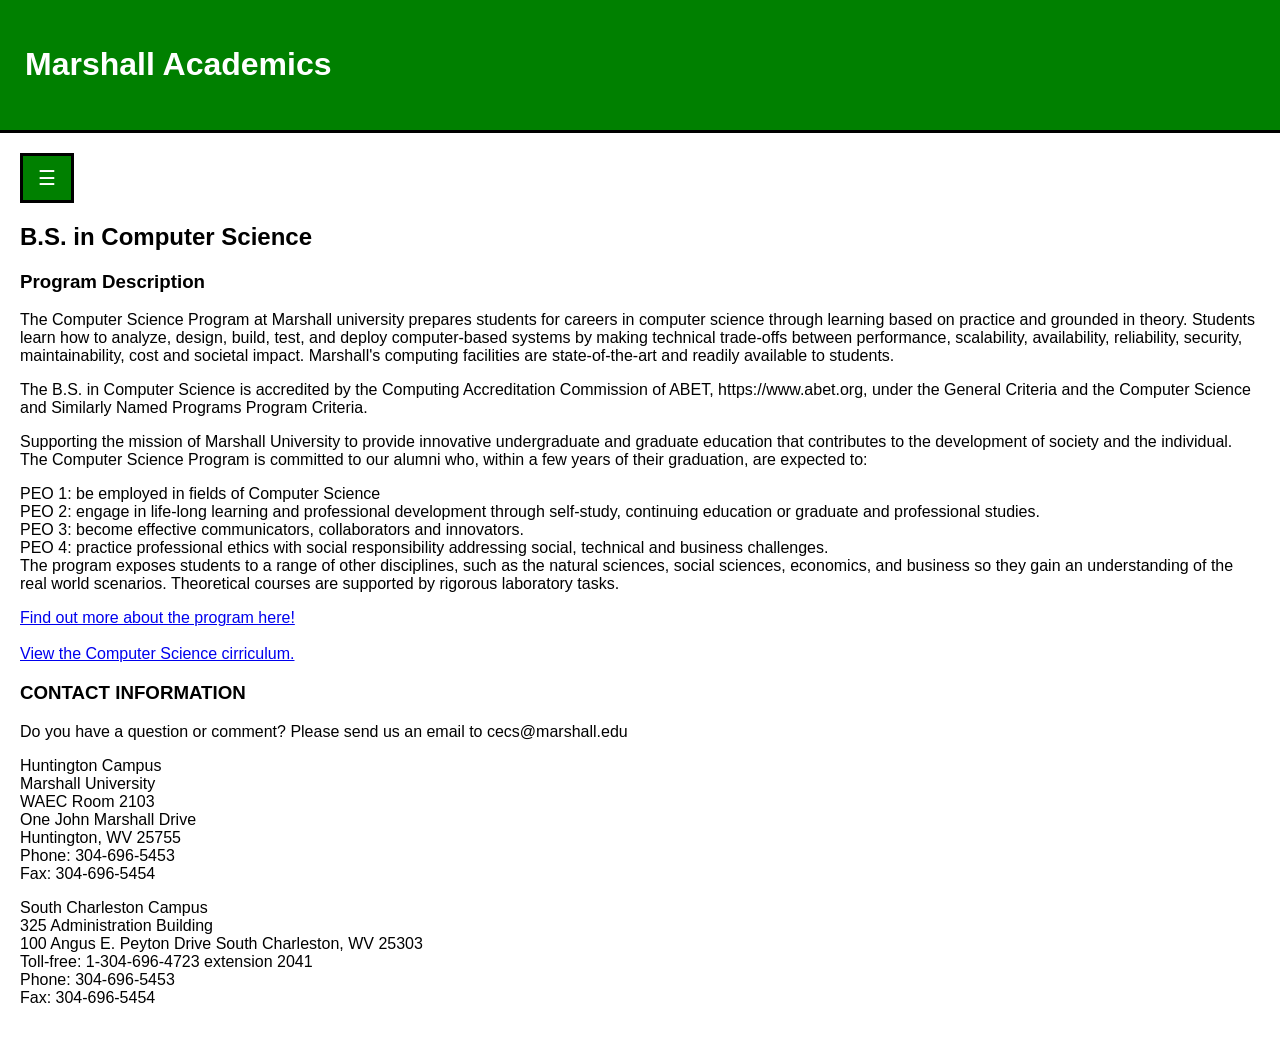
<file: oldwebsite/subpages/DoCSaEE/computer_scienceBS.html>
<!DOCTYPE html>
<html lang="en">

<head>
    <meta charset="UTF-8">
    <meta name="viewport" content="width=device-width, initial-scale=1.0">
    <title>Marshall Academics</title>
    <link href="../../styles.css" rel="stylesheet" />

</head>
<header id="header">
    <h1>Marshall Academics</h1>
</header>

<body>
    <div id="mySidenav" class="sidenav">
        <a href="javascript:void(0)" class="closebtn" onclick="closeNav()">&times;</a>
        <a href="../../index.html">Home</a>
        <a href="../../about.html">About</a>
        <!--<button class="dropdown-btn"><i class="dropdown-list"></i></button>
            <div class="dropdown-container">
                <a href="#"></a> 
            </div> (Copy and Paste this to add sections to the drop down list)-->
        <button class="dropdown-btn">College of Arts & Media<i class="dropdown-list"></i></button>
        <div class="dropdown-container">
            <button class="dropdown-btn">School of Art and Design<i class="dropdown-list"></i></button>
            <div class="dropdown-container">
                <a href="#">Art Education</a>
                <a href="#">Art History</a>
                <a href="#">Ceramics</a>
                <a href="#">Fibers</a>
                <a href="#">Foundations</a>
                <a href="#">Graphic Design</a>
                <a href="#">Painting</a>
                <a href="#">Photography</a>
                <a href="#">Printmaking</a>
                <a href="#">Sculpture</a>
                <a href="#">Studio Art</a>
                <a href="#">Video Production</a>
                <a href="#">Visual Art and Design</a>
            </div>
            <button class="dropdown-btn">School of Music<i class="dropdown-list"></i></button>
            <div class="dropdown-container">
                <a href="#">Music Education</a>
                <a href="#">Music Studies</a>
                <a href="#">Music Performance</a>
                <a href="#">Theory and Composition</a>
                <a href="#">Musical Theater</a>
                <a href="#">Jazz Studies</a>
            </div>
            <button class="dropdown-btn">School of Journalism and Mass Communications<i class="dropdown-list"></i></button>
            <div class="dropdown-container">
                <a href="#">Advertising and Public Relations</a>
                <a href="#">Journalism</a>
                <a href="#">Media Studies</a>
            </div>
            <button class="dropdown-btn">School of Theatre<i class="dropdown-list"></i></button>
            <div class="dropdown-container">
                <a href="#">Performance Emphasis Area</a>
                <a href="#">Production Emphasis Area</a>
                <a href="#">Musical Theater Program</a>
                <a href="#">Theater Minor</a>
                <a href="#">Dance Minor</a>
                <a href="#">Professional Theater Residency</a>
            </div>
        </div>
        
        <button class="dropdown-btn">Lewis College of Business<i class="dropdown-list"></i></button>
        <div class="dropdown-container">
            <button class="dropdown-btn">Undergraduate<i class="dropdown-list"></i></button>
            <div class="dropdown-container">
                <a href="#">Accounting</a>
                <a href="#">Aviation Managment</a>
                <a href="#">Economics</a>
                <a href="#">Finance</a>
                <a href="#">Health Care Managment</a>
                <a href="#">International Business</a>
                <a href="#">Management</a>
                <a href="#">Management Information Systems</a>
                <a href="#">Marketing</a>
                <a href="#">Online BA in General Buisness</a>
                <a href="#">Sports Business</a>
                <a href="#">Sustainability Managment and Technology</a>
            </div>
            <button class="dropdown-btn">Minors<i class="dropdown-list"></i></button>
            <div class="dropdown-container">
                <a href="#">Accounting</a>
                <a href="#">Economics</a>
                <a href="#">Entrepreneurship</a>
                <a href="#">Finance</a>
                <a href="#">General Business</a>
                <a href="#">Hospitality and Tourism</a>
                <a href="#">International Business</a>
                <a href="#">Legal Environment</a>
                <a href="#">Management</a>
                <a href="#">Management Information Systems</a>
                <a href="#">Marketing</a>
                <a href="#">Military Science and Leadership</a>
                <a href="#">Risk Management and Insurance</a>
                <a href="#">Sports Business</a>
                <a href="#">Sustainability and Technology</a>
            </div>
            <button class="dropdown-btn">Master's Programs<i class="dropdown-list"></i></button>
            <div class="dropdown-container">
                <a href="#">Masters of Business Administration</a>
                <a href="#">Masters of Science in Accountancy</a>
                <a href="#">Masters of Science in Health Informatics</a>
                <a href="#">Masters of Science in Health Care Administration</a>
                <a href="#">Masters of Science in Human Resource Management</a>
                <a href="#">Masters of Science in Information Systems</a>
                <a href="#">Masters of Science in Sport Administration</a>
            </div>
            <button class="dropdown-btn">Graduate Certificates<i class="dropdown-list"></i></button>
            <div class="dropdown-container">
                <a href="#">Certificate in Technology Management</a>
                <a href="#">Data Analytics in Health Care Certificate</a>
            </div>
            <button class="dropdown-btn">Doctorate Programs<i class="dropdown-list"></i></button>
            <div class="dropdown-container">
                <a href="#">Doctor of Buisness Administration</a>
                <a href="#">Doctor of Nurse Anesthesia Practice</a>
            </div>
        </div>

        <button class="dropdown-btn">College of Education and Professional Development<i class="dropdown-list"></i></button>
        <div class="dropdown-container">
            <button class="dropdown-btn">Undergraduate<i class="dropdown-list"></i></button>
            <div class="dropdown-container">
                <a href="#">Early Childhood Education</a>
                <a href="#">Elementary Education</a>
                <a href="#">Secondary Education</a>
            </div>
            <button class="dropdown-btn">Graduate<i class="dropdown-list"></i></button>
            <div class="dropdown-container">
                <a href="#">Adult and Continuing Education, M.S.</a>
                <a href="#">Counseling, M.A.</a>
                <a href="#">Curriculum and Instruction, Ed.D./Ed.S.</a>
                <a href="#">Leadership Studies, Ed.D./M.A.</a>
                <a href="#">Literacy Education, M.A.</a>
                <a href="#">School Psychology, Ed.S.</a>
                <a href="#">Special Education, M.A.</a>
                <a href="#">Teaching, M.A.T.</a>
            </div>
            <button class="dropdown-btn">Graduate Certificate<i class="dropdown-list"></i></button>
            <div class="dropdown-container">
                <a href="#">Alternate Certification</a>
                <a href="#">Early Childhood Education</a>
                <a href="#">Elementary Math Specialist</a>
                <a href="#">Instructional Technology and Learning</a>
                <a href="#">Literacy Education</a>
                <a href="#">Mathematics Through Algebra 1</a>
                <a href="#">School Library Media Specialist</a>
            </div>
        </div>

        <button class="dropdown-btn">College of Engineering and Computer Sciences<i class="dropdown-list"></i></button>
        <div class="dropdown-container">
            <button class="dropdown-btn">Department of Computer Sciences and Electrical Engineering<i class="dropdown-list"></i></button>
            <div class="dropdown-container">
                <button class="dropdown-btn">Undergraduate<i class="dropdown-list"></i></button>
                <div class="dropdown-container">
                    <a href="../../subpages/DoCSaEE/computer_scienceBS.html">B.S. in Computer Science</a>
                    <a href="../../subpages/DoCSaEE/computer_information_securityBS.html">B.S. in Computer and Information Security</a>
                    <a href="../../subpages/DoCSaEE/electrical_and_computer_engineeringBS.html">B.S. in Electrical and Computer Engineering</a>
                    <a href="../../subpages/DoCSaEE/computer_information_technologyBS.html">Computer Information Technology</a>
                    <a href="../../subpages/DoCSaEE/computer_scienceAMD.html">Accelerated Master's Degree (AMD) in Computer Science</a>
                </div>
                <button class="dropdown-btn">Graduate<i class="dropdown-list"></i></button>
                <div class="dropdown-container">
                    <a href="../../subpages/DoCSaEE/computer_scienceMS.html">M.S. in Computer Science</a>
                    <a href="../../subpages/DoCSaEE/cybersecurityMS.html">M.S. in Cybersecurity</a>
                    <a href="../../subpages/DoCSaEE/data_scienceMS.html">M.S. in Data Science</a>
                    <a href="../../subpages/DoCSaEE/electrical_and_computer_engineeringMS.html">M.S. in Electrical and Computer Engineering</a>
                </div>
            </div>
            <button class="dropdown-btn">Weisberg Department of Mechanical and Industrial Engineering<i class="dropdown-list"></i></button>
            <div class="dropdown-container">
                <button class="dropdown-btn">Undergraduate<i class="dropdown-list"></i></button>
                <div class="dropdown-container">
                    <a href="../../subpages/WDoMaIE/occupational_safety_and_healthBS.html">B.S. in Occupational Safety and Health</a>
                    <a href="../../subpages/WDoMaIE/mechanical_engineeringBS.html">B.S. in Mechanical Engineering</a>
                    <a href="../../subpages/WDoMaIE/mechanical_engineeringAMD.html">Accelerated Master's Degree (AMD) in Mechanical Engineering</a>
                </div>
                <button class="dropdown-btn">Graduate<i class="dropdown-list"></i></button>
                <div class="dropdown-container">
                    <a href="../../subpages/WDoMaIE/environmental_scienceMS.html">M.S. in Environmental Science</a>
                    <a href="../../subpages/WDoMaIE/safetyMS.html">M.S. in Safety</a>
                    <a href="../../subpages/WDoMaIE/mechanical_engineeringMS.html">M.S. in Mechanical Engineering</a>
                </div>
            </div>
            <button class="dropdown-btn">Department of Civil Engineering<i class="dropdown-list"></i></button>
            <div class="dropdown-container">
                <button class="dropdown-btn">Undergraduate<i class="dropdown-list"></i></button>
                <div class="dropdown-container">
                    <a href="../../subpages/DoCE/civil_engineeringBS.html">B.S. in Civil Engineering</a>
                    <a href="../../subpages/DoCE/civil_and_environmental_engineeringAMD.html">Accelerated Masters Degree (AMD) in Civil and Environmental Engineering</a>
                    <a href="../../subpages/DoCE/engineering_managementAMD.html">Accelerated Masters Degree (AMD) in Engineering Management</a>
                </div>
                <button class="dropdown-btn">Graduate<i class="dropdown-list"></i></button>
                <div class="dropdown-container">
                    <a href="../../subpages/DoCE/engineering_managementMS.html">M.S. in Engineering Management</a>
                    <a href="../../subpages/DoCE/civil_and_environmental_engineeringMS.html">M.S. in Civil and Environmental Engineering</a>
                </div>
            </div>
            <button class="dropdown-btn">Department of Biomedical Engineering<i class="dropdown-list"></i></button>
            <div class="dropdown-container">
                <button class="dropdown-btn">Undergraduate<i class="dropdown-list"></i></button>
                <div class="dropdown-container">
                    <a href="../../subpages/DoBE/biomedical_engineeringBS.html">B.S. in Biomedical Engineering</a>
                </div>
            </div>
        </div>

        <button class="dropdown-btn">College of Health Professions<i class="dropdown-list"></i></button>
        <div class="dropdown-container">
            <button class="dropdown-btn">Undergraduate<i class="dropdown-list"></i></button>
            <div class="dropdown-container">
                <a href="#">Athletic Training</a>
                <a href="#">Biomechanics</a>
                <a href="#">Communication Disorders</a>
                <a href="#">Dietetics</a>
                <a href="#">Exercise Science</a>
                <a href="#">Health Sciences</a>
                <a href="#">Medical Imaging</a>
                <a href="#">Medical Laboratory Science</a>
                <a href="#">Medical Laboratory Technology</a>
                <a href="#">Nursing, A.S.N.	Associate of Science</a>
                <a href="#">Nursing, B.A./B.S. to B.S.N.</a>
                <a href="#">Nursing, B.S.N.	Bachelor of Science</a>
                <a href="#">Nursing, M.S.N.	Master of Science</a>
                <a href="#">R.N. to B.S.N Online Program</a>
                <a href="#">Respiratory Care</a>
                <a href="#">Social Work</a>
            </div>
            <button class="dropdown-btn">Graduate<i class="dropdown-list"></i></button>
            <div class="dropdown-container">
                <a href="#">Athletic Training (Professional)</a>
                <a href="#">Athletic Training, M.S</a>
                <a href="#">Biomechanics, M.S.</a>
                <a href="#">Communication Disorders, M.S.</a>
                <a href="#">Dietetics, M.S.</a>
                <a href="#">Exercise Science, M.S.</a>
                <a href="#">Nursing Practice, D.N.P.</a>
                <a href="#">Physical Therapy, D.P.T.</a>
                <a href="#">Public Health, M.P.H.</a>
                <a href="#">Social Work, M.S.W.</a>
            </div>
            <button class="dropdown-btn">Graduate Certificate<i class="dropdown-list"></i></button>
            <div class="dropdown-container">
                <a href="#">Certified School Social Work Specialist</a>
                <a href="#">Family Nurse Practitioner</a>
                <a href="#">Nurse Administration</a>
                <a href="#">Nursing Education</a>
            </div>
            <button class="dropdown-btn">Professional<i class="dropdown-list"></i></button>
            <div class="dropdown-container">
                <a href="#">Nursing Practice, D.N.P.</a>
                <a href="#">Physical Therapy, D.P.T.</a>
            </div>
        </div>
        
        <button class="dropdown-btn">College of Liberal Arts<i class="dropdown-list"></i></button>
        <div class="dropdown-container">
            <button class="dropdown-btn">Undergraduate<i class="dropdown-list"></i></button>
            <div class="dropdown-container">
                <a href="#">Anthropology</a>
                <a href="#">Communication Studies</a>
                <a href="#">Creative Writing</a>
                <a href="#">Economics</a>
                <a href="#">English</a>
                <a href="#">French</a>
                <a href="#">Geography, B.A.</a>
                <a href="#">Geography, B.S.</a>
                <a href="#">History</a>
                <a href="#">Humanities</a>
                <a href="#">International Affairs</a>
                <a href="#">Japanese</a>
                <a href="#">Latin</a>
                <a href="#">Literary Studies</a>
                <a href="#">Political Science</a>
                <a href="#">Pre-Law</a>
                <a href="#">Professional Writing</a>
                <a href="#">Psychology, B.A.</a>
                <a href="#">Psychology, B.S.</a>
                <a href="#">Sociology, B.A.</a>
                <a href="#">Spanish, B.A.</a>
            </div>
            <button class="dropdown-btn">Graduate<i class="dropdown-list"></i></button>
            <div class="dropdown-container">
                <a href="#">Clinical Psychology, Psy.D</a>
                <a href="#">Communication Studies, M.A.</a>
                <a href="#">English, M.A.</a>
                <a href="#">Geography, M.A.</a>
                <a href="#">Geography, M.S.</a>
                <a href="#">History, M.A.</a>
                <a href="#">Humanities, M.A.</a>
                <a href="#">Psychology, M.A.</a>
                <a href="#">Public Administration, M.P.A.</a>
                <a href="#">Sociology, M.A.</a>
            </div>
            <button class="dropdown-btn">Graduate Certificate<i class="dropdown-list"></i></button>
            <div class="dropdown-container">
                <a href="#">Appalachian Studies</a>
                <a href="#">Behavioral Statistics</a>
                <a href="#">Clinical Psychology</a>
                <a href="#">Human Geography</a>
                <a href="#">Latin</a>
                <a href="#">Non-Profit Management</a>
                <a href="#">Public History</a>
                <a href="#">Women's Studies</a>
            </div>
        </div>

        <button class="dropdown-btn">College of Science<i class="dropdown-list"></i></button>
        <div class="dropdown-container">
            <button class="dropdown-btn">Undergraduate<i class="dropdown-list"></i></button>
            <div class="dropdown-container">
                <a href="#">Biochemistry, B.S.</a>
                <a href="#">Biological Sciences, B.S.</a>
                <a href="#">Chemical Sciences, B.S.</a>
                <a href="#">Chemistry (ACS Certified), B.S.</a>
                <a href="#">Criminal Justice, B.A.</a>
                <a href="#">Cyber Forensics & Security, B.S.</a>
                <a href="#">Environmental Chemistry, B.S.</a>
                <a href="#">Environmental Science, B.S.</a>
                <a href="#">Forensic Chemistry, B.S.</a>
                <a href="#">Geology, B.S.</a>
                <a href="#">Mathematics, B.S.</a>
                <a href="#">Natural Resources & Recreation Management, B.S.</a>
                <a href="#">Physics, B.S.</a>
                <a href="#">Specialty Agriculture, B.S.</a>
                <a href="#">Statistics, B.S.</a>
            </div>
            <button class="dropdown-btn">Graduate<i class="dropdown-list"></i></button>
            <div class="dropdown-container">
                <a href="#">Accelerated Biological Sciences, M.S./M.A.</a>
                <a href="#">Biological Sciences, M.A.</a>
                <a href="#">Biological Sciences, M.S.</a>
                <a href="#">Chemistry, M.S.</a>
                <a href="#">Criminal Justice, M.S.</a>
                <a href="#">Cyber Forensics & Security, M.S.</a>
                <a href="#">Digital Forensics, Grad Certificate</a>
                <a href="#">Forensic Science, M.S.</a>
                <a href="#">Mathematics, M.A.</a>
                <a href="#">Natural Resources & the Environment, M.S.</a>
                <a href="#">Physical and Applied Science, M.S.</a>
                <a href="#">Physics, M.S.</a>
            </div>
            <button class="dropdown-btn">Minor<i class="dropdown-list"></i></button>
            <div class="dropdown-container">
                <a href="#">Pre-Professional Health Care Studies, Interdisciplinary</a>
            </div>
        </div>

        <button class="dropdown-btn">School of Pharmacy<i class="dropdown-list"></i></button>
        <div class="dropdown-container">
            <a href="#">Pharm.D. Program</a>
            <button class="dropdown-btn">Undergraduate<i class="dropdown-list"></i></button>
            <div class="dropdown-container">
                <a href="#">Pharmaceutical Sciences (BSPS)</a>
            </div>
            <button class="dropdown-btn">Graduate<i class="dropdown-list"></i></button>
            <div class="dropdown-container">
                <a href="#">Pharmaceutical Sciences (MSPS)</a>
            </div>
            <a href="#">Dual Pharm.D./MBA degree</a>
        </div>

        <button class="dropdown-btn">Joan C. Edwards School of Medicine<i class="dropdown-list"></i></button>
        <div class="dropdown-container">
            <button class="dropdown-btn">Residency Programs<i class="dropdown-list"></i></button>
            <div class="dropdown-container">
                <a href="#">Family Medicine</a>
                <a href="#">General Practice Residency - Dentistry</a>
                <a href="#">General Surgery</a>
                <a href="#">Internal Medicine</a>
                <a href="#">Medicine-Pediatrics</a>
                <a href="#">Neurology</a>
                <a href="#">Obstetrics-Gynecology</a>
                <a href="#">Orthopaedic Surgery</a>
                <a href="#">Pediatrics</a>
                <a href="#">Psychiatry</a>
            </div>
            <button class="dropdown-btn">Fellowship Programs<i class="dropdown-list"></i></button>
            <div class="dropdown-container">
                <a href="#">Addiction Medicine</a>
                <a href="#">Cardiology</a>
                <a href="#">Child & Adolescent Psychiatry</a>
                <a href="#">Endocrinology</a>
                <a href="#">Gastroenterology</a>
                <a href="#">Geriatric Medicine</a>
                <a href="#">Geriatric Psychiatry</a>
                <a href="#">Hematology-Oncology</a>
                <a href="#">Interventional Cardiology</a>
                <a href="#">Neonatal-Perinatal Medicine</a>
                <a href="#">Nephrology</a>
                <a href="#">Pediatric Hospital Medicine</a>
                <a href="#">Pulmonary Critical Care</a>
                <a href="#">Sports Medicine</a>
            </div>
            <button class="dropdown-btn">Marshall Community Health Consortium<i class="dropdown-list"></i></button>
            <div class="dropdown-container">
                <a href="#">Holzer Family Medicine</a>
                <a href="#">Rural General Surgery Residency</a>
            </div>
        </div>

        <button class="dropdown-btn">Division of Aviation<i class="dropdown-list"></i></button>
        <div class="dropdown-container">
            <a href="#">Bill Noe Flight School</a>
            <a href="#">Aviation Maintenance Technology Program</a>
        </div>

        <button class="dropdown-btn">Regents Bachelor of Arts<i class="dropdown-list"></i></button>
        <div class="dropdown-container">
            <button class="dropdown-btn">Computer Related<i class="dropdown-list"></i></button>
            <div class="dropdown-container">
                <a href="#">Digital Forensics Emphasis (25 hours)</a>
                <a href="#">Information Assurance Emphasis (23 hours)</a>
                <a href="#">Web Application Development Emphasis (24 hours)</a>
                <a href="#">Game Development Emphasis (24 hours)</a>
                <a href="#">Instructional Technology and Library Science Emphasis (15 hours)</a>
            </div>
            <button class="dropdown-btn">Creative Writing and Art Related<i class="dropdown-list"></i></button>
            <div class="dropdown-container">
                <a href="#">Creative Writing in English Emphasis (15 hours)</a>
                <a href="#">Studio Art (21 hours)</a>
            </div>
            <button class="dropdown-btn">Humanities Related<i class="dropdown-list"></i></button>
            <div class="dropdown-container">
                <a href="#">Religious Studies Emphasis (18 hours)</a>
                <a href="#">Literature in English Emphasis (15 hours)</a>
            </div>
            <button class="dropdown-btn">Social Science<i class="dropdown-list"></i></button>
            <div class="dropdown-container">
                <a href="#">Anthropology Emphasis (18 hours)</a>
                <a href="#">Communication Studies Emphasis (18 hours)</a>
                <a href="#">Criminal Justice Emphasis (18 hours)</a>
                <a href="#">Geography Emphasis (18-19 hours)</a>
                <a href="#">GIScience Geography Emphasis (19 hours)</a>
                <a href="#">Human Geography Emphasis (18 hours)</a>
                <a href="#">Physical Geography Emphasis (18 hours)</a>
                <a href="#">Military Science Emphasis (18 hours)</a>
                <a href="#">Political Science Emphasis (15 hours)</a>
                <a href="#">Psychology Emphasis (18 hours)</a>
                <a href="#">Sociology Emphasis (18 hours)</a>
                <a href="#">Women's Studies Emphasis (18 hours)</a>
            </div>
            <button class="dropdown-btn">Education Related<i class="dropdown-list"></i></button>
            <div class="dropdown-container">
                <a href="#">Preschool Development Emphasis (21 hours)</a>
            </div>
        </div>

        <div class="spacer">
            <p>Marshall University</p>
        </div>
    </div>
    <div id="main">
        <button class="openbtn" onclick="openNav()">&#9776;</button>
        <h2>B.S. in Computer Science</h2>
        <div id="description">
            <h3>Program Description</h3>
            <p>
                The Computer Science Program at Marshall university prepares students for careers in computer science through 
                learning based on practice and grounded in theory. Students learn how to analyze, design, build, test, and 
                deploy computer-based systems by making technical trade-offs between performance, scalability, availability, 
                reliability, security, maintainability, cost and societal impact. Marshall's computing facilities are 
                state-of-the-art and readily available to students.
            </p>
            <p>
                The B.S. in Computer Science is accredited by the Computing Accreditation Commission of ABET, 
                https://www.abet.org, under the General Criteria and the Computer Science and Similarly Named Programs Program Criteria.
            </p>
            <p>
                Supporting the mission of Marshall University to provide innovative undergraduate and graduate education that contributes 
                to the development of society and the individual. The Computer Science Program is committed to our alumni who, within a 
                few years of their graduation, are expected to:
            </p>
            <p>
                PEO 1: be employed in fields of Computer Science<br>
                PEO 2: engage in life-long learning and professional development through self-study, continuing education or graduate and professional studies.<br>
                PEO 3: become effective communicators, collaborators and innovators.<br>
                PEO 4: practice professional ethics with social responsibility addressing social, technical and business challenges.<br>
                The program exposes students to a range of other disciplines, such as the natural sciences, social sciences, economics, 
                and business so they gain an understanding of the real world scenarios. Theoretical courses are supported by rigorous laboratory tasks.
                
            </p>
            <p>
                <a href="https://www.marshall.edu/cecs/computer-science/">Find out more about the program here!</a><br><br>
                <a href="https://www.marshall.edu/academics/files/2019/07/cite_Computer-Science.pdf">View the Computer Science cirriculum.</a>
            </p>
        </div>
        <div id="contact">
            <h3>CONTACT INFORMATION</h3>
            <p>
                Do you have a question or comment? Please send us an email to cecs@marshall.edu
            </p>
            <p>
                Huntington Campus<br>
                Marshall University<br>
                WAEC Room 2103<br>
                One John Marshall Drive<br>
                Huntington, WV 25755<br>
                Phone: 304-696-5453<br>
                Fax: 304-696-5454
            </p> 
            <p>
                South Charleston Campus<br>
                325 Administration Building<br>
                100 Angus E. Peyton Drive South Charleston, WV 25303<br>
                Toll-free: 1-304-696-4723 extension 2041<br>
                Phone: 304-696-5453<br>
                Fax: 304-696-5454
            </p>
        </div>
    </div>
</body>
<footer>
    <script src="../../script.js"></script>
</footer>

</html>
</file>
<file: oldwebsite/styles.css>
:root {
  font-family: Arial, Helvetica, sans-serif;
}

header {
  background-color: green;
  padding: 25px;
  background-size: cover;
  display: flex;
  color: white;
  border-bottom: solid black;

}

body {
  /* font-family: Arial, sans-serif; */
  margin: 0;
  padding: 0;
  background-color: white;
}


main {
  height: 100vh;
  background-position: center;
  background-size: cover;
}

.sidenav {
  height: 100%;
  width: 0;
  position: fixed;
  z-index: 1;
  top: 0;
  left: 0;
  color: white;
  background-color: black;
  overflow-x: hidden;
  padding-top: 60px;
  transition: 0.5s;

  /* border-right: solid black; */
}

.sidenav a {
  padding: 8px 8px 8px 32px;
  text-decoration: none;
  font-size: 25px;
  color: #f1f1f1;
  display: block;
  transition: 0.3s;

}

.sidenav a:hover {
  color: #818181;
}

.sidenav .closebtn {
  position: absolute;
  top: 0;
  right: 3px;
  font-size: 36px;
  width: 30px;
  /* left: 150px; */
  color: white;
  cursor: pointer;
  background-color: black;
  /* border: solid white; */
}

#main {
  transition: margin-left .5s;
  padding: 20px;
}

#header {
  transition: margin-left .5s;
}

.openbtn {
  font-size: 20px;
  cursor: pointer;
  background-color: green;
  color: white;
  padding: 10px 15px;
  border: solid black;
}

@media screen and (max-height: 450px) {
  .sidenav {
    padding-top: 15px;
  }

  .sidenav a {
    font-size: 18px;
  }
}

/* .sidenav {
  height: 100%;
  width: 200px;
  position: fixed;
  z-index: 1;
  top: 0;
  left: 0;
  overflow-x: hidden;
  padding-top: 20px;
} */

.sidenav a, .dropdown-btn {
  padding: 6px 8px 6px 16px;
  text-decoration: none;
  font-size: 20px;
  color: #f1f1f1;
  display: block;
  border: none;
  background: none;
  width:100%;
  text-align: left;
  cursor: pointer;
  outline: none;
}

.sidenav a:hover, .dropdown-btn:hover {
  color: #818181;
}

.dropdown-container {
  display: none;
  /* background-color: #262626; */
  padding-left: 8px;
}

.dropdown-list {
  float: right;
  padding-right: 8px;
}

.spacer{
  height: 100px;
  position: absolute;
  color: black;
}
.list{
  text-decoration: none;
}
</file>
<file: docs/assets/css/main.css>
/**
* Template Name: Impact
* Template URL: https://bootstrapmade.com/impact-bootstrap-business-website-template/
* Updated: Apr 4 2024 with Bootstrap v5.3.3
* Author: BootstrapMade.com
* License: https://bootstrapmade.com/license/
*/

/*--------------------------------------------------------------
# Set main reusable colors and fonts using CSS variables
# Learn more about CSS variables at https://developer.mozilla.org/en-US/docs/Web/CSS/Using_CSS_custom_properties
--------------------------------------------------------------*/
/* Fonts */
:root {
  --font-default: "Open Sans", system-ui, -apple-system, "Segoe UI", Roboto, "Helvetica Neue", Arial, "Noto Sans", "Liberation Sans", sans-serif, "Apple Color Emoji", "Segoe UI Emoji", "Segoe UI Symbol", "Noto Color Emoji";
  --font-primary: "Montserrat", sans-serif;
  --font-secondary: "Poppins", sans-serif;
}

/* Colors */
:root {
  --color-default: #222222;
  --color-primary: #009137;
  --color-secondary: #000000;
  --color-third: #106122;

}

/* Smooth scroll behavior */
:root {
  scroll-behavior: smooth;
}

/*--------------------------------------------------------------
# General
--------------------------------------------------------------*/
body {
  font-family: var(--font-default);
  color: var(--color-default);
}

a {
  color: var(--color-primary);
  text-decoration: none;
}

a:hover {
  color: #51aa59;
  text-decoration: none;
}

h1,
h2,
h3,
h4,
h5,
h6 {
  font-family: var(--font-primary);
}

/*--------------------------------------------------------------
# Sections & Section Header
--------------------------------------------------------------*/
section {
  padding: 60px 0;
  overflow: hidden;
  scroll-margin-top: 70px;
  overflow: clip;
}

.sections-bg {
  background-color: #f6f6f6;
}

.section-header {
  text-align: center;
  padding-bottom: 60px;
}

.section-header h2 {
  font-size: 32px;
  font-weight: 600;
  margin-bottom: 20px;
  padding-bottom: 20px;
  position: relative;
}

.section-header h2:after {
  content: "";
  position: absolute;
  display: block;
  width: 50px;
  height: 3px;
  background: var(--color-primary);
  left: 0;
  right: 0;
  bottom: 0;
  margin: auto;
}

.section-header p {
  margin-bottom: 0;
  color: #6f6f6f;
}

/*--------------------------------------------------------------
# Breadcrumbs
--------------------------------------------------------------*/
.breadcrumbs .page-header {
  padding: 60px 0 60px 0;
  min-height: 20vh;
  position: relative;
  background-color: var(--color-primary);
}

.breadcrumbs .page-header h2 {
  font-size: 56px;
  font-weight: 500;
  color: #fff;
  font-family: var(--font-secondary);
}

.breadcrumbs .page-header p {
  color: rgba(255, 255, 255, 0.8);
}

.breadcrumbs nav {
  background-color: #f6f6f6;
  padding: 20px 0;
}

.breadcrumbs nav ol {
  display: flex;
  flex-wrap: wrap;
  list-style: none;
  margin: 0;
  padding: 0;
  font-size: 16px;
  font-weight: 600;
  color: var(--color-default);
}

.breadcrumbs nav ol a {
  color: var(--color-primary);
  transition: 0.3s;
}

.breadcrumbs nav ol a:hover {
  text-decoration: underline;
}

.breadcrumbs nav ol li+li {
  padding-left: 10px;
}

.breadcrumbs nav ol li+li::before {
  display: inline-block;
  padding-right: 10px;
  color: var(--color-secondary);
  content: "/";
}

/*--------------------------------------------------------------
# Scroll top button
--------------------------------------------------------------*/
.scroll-top {
  position: fixed;
  visibility: hidden;
  opacity: 0;
  right: 15px;
  bottom: -15px;
  z-index: 99999;
  background: var(--color-secondary);
  width: 44px;
  height: 44px;
  border-radius: 50px;
  transition: all 0.4s;
}

.scroll-top i {
  font-size: 24px;
  color: #fff;
  line-height: 0;
}

.scroll-top:hover {
  background: rgba(248, 90, 64, 0.8);
  color: #fff;
}

.scroll-top.active {
  visibility: visible;
  opacity: 1;
  bottom: 15px;
}

/*--------------------------------------------------------------
# Preloader
--------------------------------------------------------------*/
#preloader {
  position: fixed;
  inset: 0;
  z-index: 999999;
  overflow: hidden;
  background: #fff;
  transition: all 0.6s ease-out;
}

#preloader:before {
  content: "";
  position: fixed;
  top: calc(50% - 30px);
  left: calc(50% - 30px);
  border: 6px solid #fff;
  border-color: var(--color-primary) transparent var(--color-primary) transparent;
  border-radius: 50%;
  width: 60px;
  height: 60px;
  animation: animate-preloader 1.5s linear infinite;
}

@keyframes animate-preloader {
  0% {
    transform: rotate(0deg);
  }

  100% {
    transform: rotate(360deg);
  }
}

/*--------------------------------------------------------------
# Disable aos animation delay on mobile devices
--------------------------------------------------------------*/
@media screen and (max-width: 768px) {
  [data-aos-delay] {
    transition-delay: 0 !important;
  }
}

/*--------------------------------------------------------------
# Header
--------------------------------------------------------------*/
.topbar {
  background: #00490a;
  height: 40px;
  font-size: 14px;
  transition: all 0.5s;
  color: #fff;
  padding: 0;
}

.topbar .contact-info i {
  font-style: normal;
  color: #fff;
  line-height: 0;
}

.topbar .contact-info i a,
.topbar .contact-info i span {
  padding-left: 5px;
  color: #fff;
}

@media (max-width: 575px) {

  .topbar .contact-info i a,
  .topbar .contact-info i span {
    font-size: 13px;
  }
}

.topbar .contact-info i a {
  line-height: 0;
  transition: 0.3s;
}

.topbar .contact-info i a:hover {
  color: #fff;
  text-decoration: underline;
}

.topbar .social-links a {
  color: rgba(255, 255, 255, 0.7);
  line-height: 0;
  transition: 0.3s;
  margin-left: 20px;
}

.topbar .social-links a:hover {
  color: #fff;
}

.header {
  transition: all 0.5s;
  z-index: 997;
  height: 90px;
  background-color: var(--color-third);
}

.header.sticked {
  position: fixed;
  top: 0;
  right: 0;
  left: 0;
  height: 70px;
  box-shadow: 0px 2px 20px rgba(0, 0, 0, 0.1);
}

.header .logo img {
  max-height: 40px;
  margin-right: 6px;
}

.header .logo h1 {
  font-size: 30px;
  margin: 0;
  font-weight: 600;
  letter-spacing: 0.8px;
  color: #fff;
  font-family: var(--font-primary);
}

.header .logo h1 span {
  color: #f96f59;
}

.sticked-header-offset {
  margin-top: 70px;
}

/*--------------------------------------------------------------
# Desktop Navigation
--------------------------------------------------------------*/
@media (min-width: 1280px) {
  .navbar {
    padding: 0;
  }

  .navbar ul {
    margin: 0;
    padding: 0;
    display: flex;
    list-style: none;
    align-items: center;
  }

  .navbar li {
    position: relative;
  }

  .navbar>ul>li {
    white-space: nowrap;
    padding: 10px 0 10px 28px;
  }

  .navbar a,
  .navbar a:focus {
    display: flex;
    align-items: center;
    justify-content: space-between;
    padding: 0 3px;
    font-family: var(--font-secondary);
    font-size: 16px;
    font-weight: 600;
    color: rgba(255, 255, 255, 0.6);
    white-space: nowrap;
    transition: 0.3s;
    position: relative;
  }

  .navbar a i,
  .navbar a:focus i {
    font-size: 12px;
    line-height: 0;
    margin-left: 5px;
  }

  .navbar>ul>li>a:before {
    content: "";
    position: absolute;
    width: 100%;
    height: 2px;
    bottom: -6px;
    left: 0;
    background-color: var(--color-secondary);
    visibility: hidden;
    width: 0px;
    transition: all 0.3s ease-in-out 0s;
  }

  .navbar a:hover:before,
  .navbar li:hover>a:before,
  .navbar .active:before {
    visibility: visible;
    width: 100%;
  }

  .navbar a:hover,
  .navbar .active,
  .navbar .active:focus,
  .navbar li:hover>a {
    color: #fff;
  }

  .navbar .dropdown ul {
    display: block;
    position: absolute;
    right: 28px;
    top: calc(100% + 30px);
    margin: 0;
    padding: 10px 0;
    z-index: 99;
    opacity: 0;
    visibility: hidden;
    background: #fff;
    box-shadow: 0px 0px 30px rgba(127, 137, 161, 0.25);
    transition: 0.3s;
    border-radius: 4px;
  }

  .navbar .dropdown ul li {
    min-width: 200px;
  }

  .navbar .dropdown ul a {
    padding: 10px 20px;
    font-size: 12px;
    text-transform: none;
    font-weight: 600;
    color: #006a5d;
  }

  .navbar .dropdown ul a i {
    font-size: 12px;
  }

  .navbar .dropdown ul a:hover,
  .navbar .dropdown ul .active:hover,
  .navbar .dropdown ul li:hover>a {
    color: var(--color-secondary);
  }

  .navbar .dropdown:hover>ul {
    opacity: 1;
    top: 100%;
    visibility: visible;
  }

  .navbar .dropdown .dropdown ul {
    top: 0;
    right: calc(100% - 30px);
    visibility: hidden;
  }

  .navbar .dropdown .dropdown:hover>ul {
    opacity: 1;
    top: 0;
    right: 100%;
    visibility: visible;
  }
}

@media (min-width: 1280px) and (max-width: 1600px) {
  .navbar .dropdown .dropdown ul {
    left: -90%;
  }

  .navbar .dropdown .dropdown:hover>ul {
    left: -100%;
  }
}

@media (min-width: 1280px) {

  .mobile-nav-show,
  .mobile-nav-hide {
    display: none;
  }
}

/*--------------------------------------------------------------
# Mobile Navigation
--------------------------------------------------------------*/
@media (max-width: 1279px) {
  .navbar {
    position: fixed;
    top: 0;
    right: -100%;
    width: 100%;
    max-width: 400px;
    bottom: 0;
    transition: 0.3s;
    z-index: 9997;
  }

  .navbar ul {
    position: absolute;
    inset: 0;
    padding: 50px 0 10px 0;
    margin: 0;
    background: rgba(0, 131, 116, 0.9);
    overflow-y: auto;
    transition: 0.3s;
    z-index: 9998;
  }

  .navbar a,
  .navbar a:focus {
    display: flex;
    align-items: center;
    justify-content: space-between;
    padding: 10px 20px;
    font-family: var(--font-primary);
    font-size: 15px;
    font-weight: 600;
    color: rgba(255, 255, 255, 0.7);
    white-space: nowrap;
    transition: 0.3s;
  }

  .navbar a i,
  .navbar a:focus i {
    font-size: 12px;
    line-height: 0;
    margin-left: 5px;
  }

  .navbar a:hover,
  .navbar .active,
  .navbar .active:focus,
  .navbar li:hover>a {
    color: #fff;
  }

  .navbar .getstarted,
  .navbar .getstarted:focus {
    background: var(--color-primary);
    padding: 8px 20px;
    border-radius: 4px;
    margin: 15px;
    color: #fff;
  }

  .navbar .getstarted:hover,
  .navbar .getstarted:focus:hover {
    color: #fff;
    background: rgba(0, 131, 116, 0.8);
  }

  .navbar .dropdown ul,
  .navbar .dropdown .dropdown ul {
    position: static;
    display: none;
    padding: 10px 0;
    margin: 10px 20px;
    transition: all 0.5s ease-in-out;
    background-color: #007466;
    border: 1px solid #006459;
  }

  .navbar .dropdown>.dropdown-active,
  .navbar .dropdown .dropdown>.dropdown-active {
    display: block;
  }

  .mobile-nav-show {
    color: rgba(255, 255, 255, 0.6);
    font-size: 28px;
    cursor: pointer;
    line-height: 0;
    transition: 0.5s;
    z-index: 9999;
    margin-right: 10px;
  }

  .mobile-nav-hide {
    color: #fff;
    font-size: 32px;
    cursor: pointer;
    line-height: 0;
    transition: 0.5s;
    position: fixed;
    right: 20px;
    top: 20px;
    z-index: 9999;
  }

  .mobile-nav-active {
    overflow: hidden;
  }

  .mobile-nav-active .navbar {
    right: 0;
  }

  .mobile-nav-active .navbar:before {
    content: "";
    position: fixed;
    inset: 0;
    background: rgba(0, 106, 93, 0.8);
    z-index: 9996;
  }
}

/*--------------------------------------------------------------
# About Us Section
--------------------------------------------------------------*/
.about h3 {
  font-weight: 700;
  font-size: 28px;
  margin-bottom: 20px;
  font-family: var(--font-secondary);
}

.about .call-us {
  left: 10%;
  right: 10%;
  bottom: 0;
  background-color: #fff;
  box-shadow: 0px 2px 25px rgba(0, 0, 0, 0.08);
  padding: 20px;
  text-align: center;
}

.about .call-us h4 {
  font-size: 24px;
  font-weight: 700;
  margin-bottom: 5px;
}

.about .call-us p {
  font-size: 28px;
  font-weight: 700;
  color: var(--color-primary);
}

.about .content ul {
  list-style: none;
  padding: 0;
}

.about .content ul li {
  padding: 0 0 10px 30px;
  position: relative;
}

.about .content ul i {
  position: absolute;
  font-size: 20px;
  left: 0;
  top: -3px;
  color: var(--color-primary);
}

.about .content p:last-child {
  margin-bottom: 0;
}

.about .play-btn {
  width: 94px;
  height: 94px;
  background: radial-gradient(var(--color-primary) 50%, rgba(0, 131, 116, 0.4) 52%);
  border-radius: 50%;
  display: block;
  position: absolute;
  left: calc(50% - 47px);
  top: calc(50% - 47px);
  overflow: hidden;
}

.about .play-btn:before {
  content: "";
  position: absolute;
  width: 120px;
  height: 120px;
  animation-delay: 0s;
  animation: pulsate-btn 2s;
  animation-direction: forwards;
  animation-iteration-count: infinite;
  animation-timing-function: steps;
  opacity: 1;
  border-radius: 50%;
  border: 5px solid rgba(0, 131, 116, 0.7);
  top: -15%;
  left: -15%;
  background: rgba(198, 16, 0, 0);
}

.about .play-btn:after {
  content: "";
  position: absolute;
  left: 50%;
  top: 50%;
  transform: translateX(-40%) translateY(-50%);
  width: 0;
  height: 0;
  border-top: 10px solid transparent;
  border-bottom: 10px solid transparent;
  border-left: 15px solid #fff;
  z-index: 100;
  transition: all 400ms cubic-bezier(0.55, 0.055, 0.675, 0.19);
}

.about .play-btn:hover:before {
  content: "";
  position: absolute;
  left: 50%;
  top: 50%;
  transform: translateX(-40%) translateY(-50%);
  width: 0;
  height: 0;
  border: none;
  border-top: 10px solid transparent;
  border-bottom: 10px solid transparent;
  border-left: 15px solid #fff;
  z-index: 200;
  animation: none;
  border-radius: 0;
}

.about .play-btn:hover:after {
  border-left: 15px solid var(--color-primary);
  transform: scale(20);
}

@keyframes pulsate-btn {
  0% {
    transform: scale(0.6, 0.6);
    opacity: 1;
  }

  100% {
    transform: scale(1, 1);
    opacity: 0;
  }
}

/*--------------------------------------------------------------
# Clients Section
--------------------------------------------------------------*/
.clients {
  padding: 40px 0;
}

.clients .swiper {
  padding: 10px 0;
}

.clients .swiper-slide img {
  transition: 0.3s;
}

.clients .swiper-slide img:hover {
  transform: scale(1.1);
}

.clients .swiper-pagination {
  margin-top: 20px;
  position: relative;
}

.clients .swiper-pagination .swiper-pagination-bullet {
  width: 12px;
  height: 12px;
  background-color: #fff;
  opacity: 1;
  background-color: #ddd;
}

.clients .swiper-pagination .swiper-pagination-bullet-active {
  background-color: var(--color-primary);
}

/*--------------------------------------------------------------
# Stats Counter Section
--------------------------------------------------------------*/
.stats-counter {
  padding: 40px 0;
}

.stats-counter .stats-item {
  padding: 20px 0;
  border-bottom: 1px solid #e4e4e4;
}

.stats-counter .stats-item .purecounter {
  min-width: 90px;
  padding-right: 15px;
}

.stats-counter .stats-item i {
  font-size: 44px;
  line-height: 0;
  margin-right: 15px;
}

.stats-counter .stats-item span {
  font-size: 40px;
  display: block;
  font-weight: 700;
  color: var(--color-primary);
  line-height: 40px;
}

.stats-counter .stats-item p {
  margin: 0;
  font-family: var(--font-primary);
  font-size: 14px;
}

/*--------------------------------------------------------------
# Call To Action Section
--------------------------------------------------------------*/
.call-to-action .container {
  background: linear-gradient(rgba(0, 0, 0, 0.5), rgba(0, 0, 0, 0.5)), url("../img/cta-bg.jpg") center center;
  background-size: cover;
  padding: 100px 60px;
  border-radius: 15px;
  overflow: hidden;
}

.call-to-action h3 {
  color: #fff;
  font-size: 28px;
  font-weight: 700;
  margin-bottom: 20px;
}

.call-to-action p {
  color: #fff;
  margin-bottom: 20px;
}

.call-to-action .play-btn {
  width: 94px;
  height: 94px;
  margin-bottom: 20px;
  background: radial-gradient(var(--color-primary) 50%, rgba(0, 131, 116, 0.4) 52%);
  border-radius: 50%;
  display: inline-block;
  position: relative;
  overflow: hidden;
}

.call-to-action .play-btn:before {
  content: "";
  position: absolute;
  width: 120px;
  height: 120px;
  animation-delay: 0s;
  animation: pulsate-btn 2s;
  animation-direction: forwards;
  animation-iteration-count: infinite;
  animation-timing-function: steps;
  opacity: 1;
  border-radius: 50%;
  border: 5px solid rgba(0, 131, 116, 0.7);
  top: -15%;
  left: -15%;
  background: rgba(198, 16, 0, 0);
}

.call-to-action .play-btn:after {
  content: "";
  position: absolute;
  left: 50%;
  top: 50%;
  transform: translateX(-40%) translateY(-50%);
  width: 0;
  height: 0;
  border-top: 10px solid transparent;
  border-bottom: 10px solid transparent;
  border-left: 15px solid #fff;
  z-index: 100;
  transition: all 400ms cubic-bezier(0.55, 0.055, 0.675, 0.19);
}

.call-to-action .play-btn:hover:before {
  content: "";
  position: absolute;
  left: 50%;
  top: 50%;
  transform: translateX(-40%) translateY(-50%);
  width: 0;
  height: 0;
  border: none;
  border-top: 10px solid transparent;
  border-bottom: 10px solid transparent;
  border-left: 15px solid #fff;
  z-index: 200;
  animation: none;
  border-radius: 0;
}

.call-to-action .play-btn:hover:after {
  border-left: 15px solid var(--color-primary);
  transform: scale(20);
}

.call-to-action .cta-btn {
  font-family: var(--font-primary);
  font-weight: 500;
  font-size: 16px;
  letter-spacing: 1px;
  display: inline-block;
  padding: 12px 48px;
  border-radius: 50px;
  transition: 0.5s;
  margin: 10px;
  border: 2px solid #fff;
  color: #fff;
}

.call-to-action .cta-btn:hover {
  background: var(--color-primary);
  border: 2px solid var(--color-primary);
}

@keyframes pulsate-btn {
  0% {
    transform: scale(0.6, 0.6);
    opacity: 1;
  }

  100% {
    transform: scale(1, 1);
    opacity: 0;
  }
}

/*--------------------------------------------------------------
# Our Services Section
--------------------------------------------------------------*/
.services {
  padding: 60px 0;
}

.services .service-item {
  padding: 40px;
  background: #fff;
  height: 100%;
  border-radius: 10px;
}

.services .service-item .icon {
  width: 48px;
  height: 48px;
  position: relative;
  margin-bottom: 50px;
}

.services .service-item .icon i {
  color: var(--color-default);
  font-size: 56px;
  transition: ease-in-out 0.3s;
  z-index: 2;
  position: relative;
}

.services .service-item .icon:before {
  position: absolute;
  content: "";
  height: 100%;
  width: 100%;
  background: #eeeeee;
  border-radius: 50px;
  z-index: 1;
  top: 10px;
  right: -20px;
  transition: 0.3s;
}

.services .service-item h3 {
  color: var(--color-default);
  font-weight: 700;
  margin: 0 0 20px 0;
  padding-bottom: 8px;
  font-size: 22px;
  position: relative;
  display: inline-block;
  border-bottom: 4px solid #eeeeee;
  transition: 0.3s;
}

.services .service-item p {
  line-height: 24px;
  font-size: 14px;
  margin-bottom: 0;
}

.services .service-item .readmore {
  margin-top: 15px;
  display: inline-block;
  color: var(--color-primary);
}

.services .service-item:hover .icon:before {
  background: #00b6a1;
}

.services .service-item:hover h3 {
  border-color: var(--color-primary);
}

/*--------------------------------------------------------------
# Testimonials Section
--------------------------------------------------------------*/
.testimonials .testimonial-wrap {
  padding-left: 10px;
}

.testimonials .testimonial-item {
  box-sizing: content-box;
  padding: 30px;
  margin: 30px 10px;
  box-shadow: 0px 0 15px rgba(0, 0, 0, 0.1);
  position: relative;
  background: #fff;
  border-radius: 10px;
}

.testimonials .testimonial-item .testimonial-img {
  width: 90px;
  border-radius: 50px;
  margin-right: 15px;
}

.testimonials .testimonial-item h3 {
  font-size: 18px;
  font-weight: bold;
  margin: 10px 0 5px 0;
  color: #000;
}

.testimonials .testimonial-item h4 {
  font-size: 14px;
  color: #999;
  margin: 0;
}

.testimonials .testimonial-item .stars {
  margin: 10px 0;
}

.testimonials .testimonial-item .stars i {
  color: #ffc107;
  margin: 0 1px;
}

.testimonials .testimonial-item .quote-icon-left,
.testimonials .testimonial-item .quote-icon-right {
  color: #009d8b;
  font-size: 26px;
  line-height: 0;
}

.testimonials .testimonial-item .quote-icon-left {
  display: inline-block;
  left: -5px;
  position: relative;
}

.testimonials .testimonial-item .quote-icon-right {
  display: inline-block;
  right: -5px;
  position: relative;
  top: 10px;
  transform: scale(-1, -1);
}

.testimonials .testimonial-item p {
  font-style: italic;
  margin: 15px auto 15px auto;
}

.testimonials .swiper-pagination {
  margin-top: 20px;
  position: relative;
}

.testimonials .swiper-pagination .swiper-pagination-bullet {
  width: 12px;
  height: 12px;
  background-color: rgba(0, 0, 0, 0.2);
  opacity: 1;
}

.testimonials .swiper-pagination .swiper-pagination-bullet-active {
  background-color: var(--color-primary);
}

@media (max-width: 767px) {
  .testimonials .testimonial-wrap {
    padding-left: 0;
  }

  .testimonials .testimonial-item {
    padding: 30px;
    margin: 15px;
  }

  .testimonials .testimonial-item .testimonial-img {
    position: static;
    left: auto;
  }
}

/*--------------------------------------------------------------
# Portfolio Section
--------------------------------------------------------------*/
.portfolio .portfolio-flters {
  padding: 0 0 20px 0;
  margin: 0 auto;
  list-style: none;
  text-align: center;
}

.portfolio .portfolio-flters li {
  cursor: pointer;
  display: inline-block;
  padding: 0;
  font-size: 18px;
  font-weight: 500;
  margin: 0 10px;
  line-height: 1;
  transition: all 0.3s ease-in-out;
}

.portfolio .portfolio-flters li:hover,
.portfolio .portfolio-flters li.filter-active {
  color: var(--color-primary);
}

.portfolio .portfolio-flters li:first-child {
  margin-left: 0;
}

.portfolio .portfolio-flters li:last-child {
  margin-right: 0;
}

@media (max-width: 575px) {
  .portfolio .portfolio-flters li {
    font-size: 14px;
    margin: 0 5px;
  }
}

.portfolio .portfolio-wrap {
  box-shadow: 0px 10px 30px rgba(0, 0, 0, 0.1);
  border-radius: 10px;
  height: 100%;
  overflow: hidden;
}

.portfolio .portfolio-wrap img {
  transition: 0.3s;
  position: relative;
  z-index: 1;
}

.portfolio .portfolio-wrap .portfolio-info {
  padding: 25px 20px;
  background-color: #fff;
  position: relative;
  border-top: 1px solid #f3f3f3;
  z-index: 2;
}

.portfolio .portfolio-wrap .portfolio-info h4 {
  font-size: 18px;
  font-weight: 600;
  padding-right: 50px;
}

.portfolio .portfolio-wrap .portfolio-info h4 a {
  color: var(--color-default);
  transition: 0.3s;
}

.portfolio .portfolio-wrap .portfolio-info h4 a:hover {
  color: var(--color-primary);
}

.portfolio .portfolio-wrap .portfolio-info p {
  color: #6c757d;
  font-size: 14px;
  margin-bottom: 0;
  padding-right: 50px;
}

.portfolio .portfolio-wrap:hover img {
  transform: scale(1.1);
}

/*--------------------------------------------------------------
# Portfolio Details Section
--------------------------------------------------------------*/
.portfolio-details .portfolio-details-slider img {
  width: 100%;
}

.portfolio-details .portfolio-details-slider .swiper-pagination .swiper-pagination-bullet {
  width: 12px;
  height: 12px;
  background-color: rgba(255, 255, 255, 0.7);
  opacity: 1;
}

.portfolio-details .portfolio-details-slider .swiper-pagination .swiper-pagination-bullet-active {
  background-color: var(--color-primary);
}

.portfolio-details .swiper-button-prev,
.portfolio-details .swiper-button-next {
  width: 48px;
  height: 48px;
}

.portfolio-details .swiper-button-prev:after,
.portfolio-details .swiper-button-next:after {
  color: rgba(255, 255, 255, 0.8);
  background-color: rgba(0, 0, 0, 0.2);
  font-size: 24px;
  border-radius: 50%;
  width: 48px;
  height: 48px;
  display: flex;
  align-items: center;
  justify-content: center;
  transition: 0.3s;
}

.portfolio-details .swiper-button-prev:hover:after,
.portfolio-details .swiper-button-next:hover:after {
  background-color: rgba(0, 0, 0, 0.6);
}

@media (max-width: 575px) {

  .portfolio-details .swiper-button-prev,
  .portfolio-details .swiper-button-next {
    display: none;
  }
}

.portfolio-details .portfolio-info h3 {
  font-size: 22px;
  font-weight: 700;
  margin-bottom: 20px;
  padding-bottom: 20px;
  position: relative;
}

.portfolio-details .portfolio-info h3:after {
  content: "";
  position: absolute;
  display: block;
  width: 50px;
  height: 3px;
  background: var(--color-primary);
  left: 0;
  bottom: 0;
}

.portfolio-details .portfolio-info ul {
  list-style: none;
  padding: 0;
  font-size: 15px;
}

.portfolio-details .portfolio-info ul li {
  display: flex;
  flex-direction: column;
  padding-bottom: 15px;
  font-size: 16px;
}

.portfolio-details .portfolio-info ul strong {
  text-transform: uppercase;
  font-weight: 400;
  color: #9c9c9c;
  font-size: 12px;
}

.portfolio-details .portfolio-info .btn-visit {
  padding: 8px 40px;
  background: var(--color-primary);
  color: #fff;
  border-radius: 50px;
  transition: 0.3s;
}

.portfolio-details .portfolio-info .btn-visit:hover {
  background: #009d8b;
}

.portfolio-details .portfolio-description h2 {
  font-size: 26px;
  font-weight: 700;
  margin-bottom: 0px;
}

.portfolio-details .portfolio-description p {
  padding: 0;
  margin-top: 10px;
}

.portfolio-details .portfolio-description .testimonial-item {
  padding: 30px 30px 0 30px;
  position: relative;
  background: white;
  height: 100%;
  margin-bottom: 50px;
}

.portfolio-details .portfolio-description .testimonial-item .testimonial-img {
  width: 90px;
  border-radius: 50px;
  border: 6px solid #fff;
  float: left;
  margin: 0 10px 0 0;
}

.portfolio-details .portfolio-description .testimonial-item h3 {
  font-size: 18px;
  font-weight: bold;
  margin: 15px 0 5px 0;
  padding-top: 20px;
}

.portfolio-details .portfolio-description .testimonial-item h4 {
  font-size: 14px;
  color: #6c757d;
  margin: 0;
}

.portfolio-details .portfolio-description .testimonial-item .quote-icon-left,
.portfolio-details .portfolio-description .testimonial-item .quote-icon-right {
  color: #009d8b;
  font-size: 26px;
  line-height: 0;
}

.portfolio-details .portfolio-description .testimonial-item .quote-icon-left {
  display: inline-block;
  left: -5px;
  position: relative;
}

.portfolio-details .portfolio-description .testimonial-item .quote-icon-right {
  display: inline-block;
  right: -5px;
  position: relative;
  top: 10px;
  transform: scale(-1, -1);
}

.portfolio-details .portfolio-description .testimonial-item p {
  font-style: italic;
  margin: 0 0 15px 0 0 0;
  padding: 0;
}

/*--------------------------------------------------------------
# Our Team Section
--------------------------------------------------------------*/
.team .member {
  text-align: center;
  background: #fff;
  border-radius: 10px;
  padding: 15px;
  overflow: hidden;
  box-shadow: 0px 2px 25px rgba(0, 0, 0, 0.1);
}

.team .member img {
  border-radius: 10px;
  overflow: hidden;
}

.team .member .member-content {
  padding: 0 20px 30px 20px;
}

.team .member h4 {
  font-weight: 700;
  margin-top: 16px;
  margin-bottom: 2px;
  font-size: 20px;
}

.team .member span {
  font-style: italic;
  display: block;
  font-size: 14px;
  color: #6c757d;
}

.team .member p {
  padding-top: 10px;
  font-size: 14px;
  font-style: italic;
  color: #6c757d;
}

.team .member .social {
  margin-top: 15px;
  margin-bottom: 10px;
  display: flex;
  align-items: center;
  justify-content: space-around;
}

.team .member .social a {
  color: #a2a2a2;
  transition: 0.3s;
  border-radius: 50%;
  width: 40px;
  height: 40px;
  display: flex;
  align-items: center;
  justify-content: center;
  border: 1px solid #bbbbbb;
}

.team .member .social a:hover {
  color: var(--color-primary);
  border-color: var(--color-primary);
}

.team .member .social i {
  font-size: 18px;
  margin: 0 2px;
}

/*--------------------------------------------------------------
# Pricing Section
--------------------------------------------------------------*/
.pricing .pricing-item {
  padding: 60px 40px;
  box-shadow: 0 3px 20px -2px rgba(108, 117, 125, 0.15);
  background: #fff;
  height: 100%;
  position: relative;
  border-radius: 15px;
}

.pricing h3 {
  font-weight: 600;
  margin-bottom: 15px;
  font-size: 20px;
  color: #555555;
  text-align: center;
}

.pricing .icon {
  margin: 30px auto 30px auto;
  width: 70px;
  height: 70px;
  background: var(--color-primary);
  border-radius: 50%;
  display: flex;
  align-items: center;
  justify-content: center;
  transition: 0.3s;
  transform-style: preserve-3d;
}

.pricing .icon i {
  color: #fff;
  font-size: 28px;
  transition: ease-in-out 0.3s;
  line-height: 0;
}

.pricing .icon::before {
  position: absolute;
  content: "";
  height: 86px;
  width: 86px;
  border-radius: 50%;
  background: #87c1bb;
  transition: all 0.3s ease-out 0s;
  transform: translateZ(-1px);
}

.pricing .icon::after {
  position: absolute;
  content: "";
  height: 102px;
  width: 102px;
  border-radius: 50%;
  background: #d2eeeb;
  transition: all 0.3s ease-out 0s;
  transform: translateZ(-2px);
}

.pricing h4 {
  font-size: 48px;
  color: var(--color-secondary);
  font-weight: 700;
  font-family: var(--font-secondary);
  margin-bottom: 0;
  text-align: center;
}

.pricing h4 sup {
  font-size: 28px;
}

.pricing h4 span {
  color: rgba(108, 117, 125, 0.8);
  font-size: 18px;
  font-weight: 400;
}

.pricing ul {
  padding: 20px 0;
  list-style: none;
  color: #6c757d;
  text-align: left;
  line-height: 20px;
}

.pricing ul li {
  padding: 10px 0;
  display: flex;
  align-items: center;
}

.pricing ul i {
  color: #059652;
  font-size: 24px;
  padding-right: 3px;
}

.pricing ul .na {
  color: rgba(108, 117, 125, 0.5);
}

.pricing ul .na i {
  color: rgba(108, 117, 125, 0.5);
}

.pricing ul .na span {
  text-decoration: line-through;
}

.pricing .buy-btn {
  display: inline-block;
  padding: 10px 40px;
  border-radius: 50px;
  color: var(--color-primary);
  border: 1px solid rgba(0, 131, 116, 0.2);
  transition: none;
  font-size: 16px;
  font-weight: 600;
  font-family: var(--font-primary);
  transition: 0.3s;
}

.pricing .buy-btn:hover {
  background: var(--color-primary);
  color: #fff;
}

.pricing .featured {
  z-index: 10;
  border: 3px solid var(--color-primary);
}

@media (min-width: 992px) {
  .pricing .featured {
    transform: scale(1.15);
  }
}

/*--------------------------------------------------------------
# Frequently Asked Questions Section
--------------------------------------------------------------*/
.faq .content h3 {
  font-weight: 400;
  font-size: 34px;
}

.faq .content h4 {
  font-size: 20px;
  font-weight: 700;
  margin-top: 5px;
}

.faq .content p {
  font-size: 15px;
  color: #6c757d;
}

.faq .accordion-item {
  border: 0;
  margin-bottom: 20px;
  box-shadow: 0px 5px 25px 0px rgba(0, 0, 0, 0.06);
  border-radius: 10px;
}

.faq .accordion-item:last-child {
  margin-bottom: 0;
}

.faq .accordion-collapse {
  border: 0;
}

.faq .accordion-button {
  padding: 20px 50px 20px 20px;
  font-weight: 600;
  border: 0;
  font-size: 18px;
  line-height: 24px;
  color: var(--color-default);
  text-align: left;
  background: #fff;
  box-shadow: none;
  border-radius: 10px;
}

.faq .accordion-button .num {
  padding-right: 10px;
  font-size: 20px;
  line-height: 0;
  color: var(--color-primary);
}

.faq .accordion-button:not(.collapsed) {
  color: var(--color-primary);
  border-bottom: 0;
  box-shadow: none;
}

.faq .accordion-button:after {
  position: absolute;
  right: 20px;
  top: 20px;
}

.faq .accordion-body {
  padding: 0 40px 30px 45px;
  border: 0;
  border-radius: 10px;
  background: #fff;
  box-shadow: none;
}

/*--------------------------------------------------------------
# Recent Blog Posts Section
--------------------------------------------------------------*/
.recent-posts article {
  box-shadow: 0 4px 16px rgba(0, 0, 0, 0.1);
  background-color: #fff;
  padding: 30px;
  height: 100%;
  border-radius: 10px;
  overflow: hidden;
}

.recent-posts .post-img {
  max-height: 240px;
  margin: -30px -30px 15px -30px;
  overflow: hidden;
}

.recent-posts .post-category {
  font-size: 16px;
  color: #6f6f6f;
  margin-bottom: 10px;
}

.recent-posts .title {
  font-size: 22px;
  font-weight: 700;
  padding: 0;
  margin: 0 0 20px 0;
}

.recent-posts .title a {
  color: var(--color-default);
  transition: 0.3s;
}

.recent-posts .title a:hover {
  color: var(--color-primary);
}

.recent-posts .post-author-img {
  width: 50px;
  border-radius: 50%;
  margin-right: 15px;
}

.recent-posts .post-author {
  font-weight: 600;
  margin-bottom: 5px;
}

.recent-posts .post-date {
  font-size: 14px;
  color: #3c3c3c;
  margin-bottom: 0;
}

/*--------------------------------------------------------------
# Contact Section
--------------------------------------------------------------*/
.contact .info-container {
  background-color: var(--color-primary);
  height: 100%;
  padding: 20px;
  border-radius: 10px 0 0 10px;
  box-shadow: 0px 2px 25px rgba(0, 0, 0, 0.1);
}

.contact .info-item {
  width: 100%;
  background-color: #009282;
  margin-bottom: 20px;
  padding: 20px;
  border-radius: 10px;
  color: #fff;
}

.contact .info-item:last-child {
  margin-bottom: 0;
}

.contact .info-item i {
  font-size: 20px;
  color: #fff;
  float: left;
  width: 44px;
  height: 44px;
  background-color: rgba(255, 255, 255, 0.2);
  display: flex;
  justify-content: center;
  align-items: center;
  border-radius: 50px;
  transition: all 0.3s ease-in-out;
  margin-right: 15px;
}

.contact .info-item h4 {
  padding: 0;
  font-size: 20px;
  font-weight: 600;
  margin-bottom: 5px;
}

.contact .info-item p {
  padding: 0;
  margin-bottom: 0;
  font-size: 14px;
}

.contact .info-item:hover i {
  background: #fff;
  color: var(--color-primary);
}

.contact .php-email-form {
  width: 100%;
  height: 100%;
  background: #fff;
  box-shadow: 0px 2px 25px rgba(0, 0, 0, 0.1);
  padding: 30px;
  border-radius: 0 10px 10px 0;
}

.contact .php-email-form .form-group {
  padding-bottom: 8px;
}

.contact .php-email-form .error-message {
  display: none;
  color: #fff;
  background: #df1529;
  text-align: left;
  padding: 15px;
  font-weight: 600;
}

.contact .php-email-form .error-message br+br {
  margin-top: 25px;
}

.contact .php-email-form .sent-message {
  display: none;
  color: #fff;
  background: #059652;
  text-align: center;
  padding: 15px;
  font-weight: 600;
}

.contact .php-email-form .loading {
  display: none;
  background: #fff;
  text-align: center;
  padding: 15px;
}

.contact .php-email-form .loading:before {
  content: "";
  display: inline-block;
  border-radius: 50%;
  width: 24px;
  height: 24px;
  margin: 0 10px -6px 0;
  border: 3px solid #059652;
  border-top-color: #fff;
  animation: animate-loading 1s linear infinite;
}

.contact .php-email-form input,
.contact .php-email-form textarea {
  border-radius: 0;
  box-shadow: none;
  font-size: 14px;
}

.contact .php-email-form input[type=text],
.contact .php-email-form input[type=email],
.contact .php-email-form textarea {
  padding: 12px 15px;
}

.contact .php-email-form input[type=text]:focus,
.contact .php-email-form input[type=email]:focus,
.contact .php-email-form textarea:focus {
  border-color: var(--color-primary);
}

.contact .php-email-form textarea {
  padding: 10px 12px;
}

.contact .php-email-form button[type=submit] {
  background: var(--color-primary);
  border: 0;
  padding: 14px 45px;
  color: #fff;
  transition: 0.4s;
  border-radius: 50px;
}

.contact .php-email-form button[type=submit]:hover {
  background: rgba(0, 131, 116, 0.8);
}

@keyframes animate-loading {
  0% {
    transform: rotate(0deg);
  }

  100% {
    transform: rotate(360deg);
  }
}

/*--------------------------------------------------------------
# Hero Section
--------------------------------------------------------------*/
.hero {
  width: 100%;
  position: relative;
  background: var(--color-primary);
  padding: 60px 0 0 0;
}

@media (min-width: 1365px) {
  .hero {
    background-attachment: fixed;
  }
}

.hero h2 {
  font-size: 48px;
  font-weight: 700;
  margin-bottom: 20px;
  color: #fff;
}

.hero p {
  color: rgba(255, 255, 255, 0.826);
  font-weight: 400;
  margin-bottom: 30px;
}

.hero .btn-get-started {
  font-family: var(--font-primary);
  font-weight: 500;
  font-size: 15px;
  letter-spacing: 1px;
  display: inline-block;
  padding: 14px 40px;
  border-radius: 50px;
  transition: 0.3s;
  color: #fff;
  background: rgba(255, 255, 255, 0.1);
  box-shadow: 0 0 15px rgba(0, 0, 0, 0.08);
  border: 2px solid rgba(255, 255, 255, 0.1);
}

.hero .btn-get-started:hover {
  border-color: rgba(255, 255, 255, 0.5);
}

.hero .btn-watch-video {
  font-size: 16px;
  transition: 0.5s;
  margin-left: 25px;
  color: #fff;
  font-weight: 600;
}

.hero .btn-watch-video i {
  color: rgba(255, 255, 255, 0.5);
  font-size: 32px;
  transition: 0.3s;
  line-height: 0;
  margin-right: 8px;
}

.hero .btn-watch-video:hover i {
  color: #fff;
}

@media (max-width: 640px) {
  .hero h2 {
    font-size: 36px;
  }

  .hero .btn-get-started,
  .hero .btn-watch-video {
    font-size: 14px;
  }
}

.hero .icon-boxes {
  padding-bottom: 60px;
}

@media (min-width: 1200px) {
  .hero .icon-boxes:before {
    content: "";
    position: absolute;
    bottom: 0;
    left: 0;
    right: 0;
    height: calc(50% + 20px);
    background-color: #fff;
  }
}

.hero .icon-box {
  padding: 60px 30px;
  position: relative;
  overflow: hidden;
  background: #037903;
  box-shadow: 0 0 29px 0 rgba(0, 0, 0, 0.08);
  transition: all 0.3s ease-in-out;
  border-radius: 8px;
  z-index: 1;
  height: 100%;
  width: 100%;
  text-align: center;
}

.hero .icon-box .title {
  font-weight: 700;
  margin-bottom: 15px;
  font-size: 24px;
}

.hero .icon-box .title a {
  color: #fff;
  transition: 0.3s;
}

.hero .icon-box .icon {
  margin-bottom: 20px;
  padding-top: 10px;
  display: inline-block;
  transition: all 0.3s ease-in-out;
  font-size: 48px;
  line-height: 1;
  color: rgba(255, 255, 255, 0.6);
}

.hero .icon-box:hover {
  background: #009786;
}

.hero .icon-box:hover .title a,
.hero .icon-box:hover .icon {
  color: #fff;
}

/*--------------------------------------------------------------
# Blog
--------------------------------------------------------------*/
.blog .blog-pagination {
  margin-top: 30px;
  color: #555555;
}

.blog .blog-pagination ul {
  display: flex;
  padding: 0;
  margin: 0;
  list-style: none;
}

.blog .blog-pagination li {
  margin: 0 5px;
  transition: 0.3s;
  border-radius: 10px;
}

.blog .blog-pagination li a {
  color: var(--color-default);
  padding: 7px 16px;
  display: flex;
  align-items: center;
  justify-content: center;
}

.blog .blog-pagination li.active,
.blog .blog-pagination li:hover {
  background: var(--color-primary);
  color: #fff;
}

.blog .blog-pagination li.active a,
.blog .blog-pagination li:hover a {
  color: var(--color-white);
}

/*--------------------------------------------------------------
# Blog Posts List
--------------------------------------------------------------*/
.blog .posts-list article {
  box-shadow: 0 4px 16px rgba(0, 0, 0, 0.1);
  padding: 30px;
  height: 100%;
  border-radius: 10px;
  overflow: hidden;
}

.blog .posts-list .post-img {
  max-height: 240px;
  margin: -30px -30px 15px -30px;
  overflow: hidden;
}

.blog .posts-list .post-category {
  font-size: 16px;
  color: #555555;
  margin-bottom: 10px;
}

.blog .posts-list .title {
  font-size: 22px;
  font-weight: 700;
  padding: 0;
  margin: 0 0 20px 0;
}

.blog .posts-list .title a {
  color: var(--color-default);
  transition: 0.3s;
}

.blog .posts-list .title a:hover {
  color: var(--color-primary);
}

.blog .posts-list .post-author-img {
  width: 50px;
  border-radius: 50%;
  margin-right: 15px;
}

.blog .posts-list .post-author-list {
  font-weight: 600;
  margin-bottom: 5px;
}

.blog .posts-list .post-date {
  font-size: 14px;
  color: #3c3c3c;
  margin-bottom: 0;
}

/*--------------------------------------------------------------
# Blog Details
--------------------------------------------------------------*/
.blog .blog-details {
  box-shadow: 0 4px 16px rgba(0, 0, 0, 0.1);
  padding: 30px;
  border-radius: 10px;
}

.blog .blog-details .post-img {
  margin: -30px -30px 20px -30px;
  overflow: hidden;
  border-radius: 10px 10px 0 0;
}

.blog .blog-details .title {
  font-size: 28px;
  font-weight: 700;
  padding: 0;
  margin: 20px 0 0 0;
  color: var(--color-default);
}

.blog .blog-details .content {
  margin-top: 20px;
}

.blog .blog-details .content h3 {
  font-size: 22px;
  margin-top: 30px;
  font-weight: bold;
}

.blog .blog-details .content blockquote {
  overflow: hidden;
  background-color: rgba(34, 34, 34, 0.06);
  padding: 60px;
  position: relative;
  text-align: center;
  margin: 20px 0;
}

.blog .blog-details .content blockquote p {
  color: var(--color-default);
  line-height: 1.6;
  margin-bottom: 0;
  font-style: italic;
  font-weight: 500;
  font-size: 22px;
}

.blog .blog-details .content blockquote:after {
  content: "";
  position: absolute;
  left: 0;
  top: 0;
  bottom: 0;
  width: 3px;
  background-color: var(--color-secondary);
  margin-top: 20px;
  margin-bottom: 20px;
}

.blog .blog-details .meta-top {
  margin-top: 20px;
  color: #6c757d;
}

.blog .blog-details .meta-top ul {
  display: flex;
  flex-wrap: wrap;
  list-style: none;
  align-items: center;
  padding: 0;
  margin: 0;
}

.blog .blog-details .meta-top ul li+li {
  padding-left: 20px;
}

.blog .blog-details .meta-top i {
  font-size: 16px;
  margin-right: 8px;
  line-height: 0;
  color: var(--color-primary);
}

.blog .blog-details .meta-top a {
  color: #6c757d;
  font-size: 14px;
  display: inline-block;
  line-height: 1;
}

.blog .blog-details .meta-bottom {
  padding-top: 10px;
  border-top: 1px solid rgba(34, 34, 34, 0.15);
}

.blog .blog-details .meta-bottom i {
  color: #555555;
  display: inline;
}

.blog .blog-details .meta-bottom a {
  color: rgba(34, 34, 34, 0.8);
  transition: 0.3s;
}

.blog .blog-details .meta-bottom a:hover {
  color: var(--color-primary);
}

.blog .blog-details .meta-bottom .cats {
  list-style: none;
  display: inline;
  padding: 0 20px 0 0;
  font-size: 14px;
}

.blog .blog-details .meta-bottom .cats li {
  display: inline-block;
}

.blog .blog-details .meta-bottom .tags {
  list-style: none;
  display: inline;
  padding: 0;
  font-size: 14px;
}

.blog .blog-details .meta-bottom .tags li {
  display: inline-block;
}

.blog .blog-details .meta-bottom .tags li+li::before {
  padding-right: 6px;
  color: var(--color-default);
  content: ",";
}

.blog .blog-details .meta-bottom .share {
  font-size: 16px;
}

.blog .blog-details .meta-bottom .share i {
  padding-left: 5px;
}

.blog .post-author {
  padding: 20px;
  margin-top: 30px;
  box-shadow: 0 4px 16px rgba(0, 0, 0, 0.1);
  border-radius: 10px;
}

.blog .post-author img {
  max-width: 120px;
  margin-right: 20px;
}

.blog .post-author h4 {
  font-weight: 600;
  font-size: 22px;
  margin-bottom: 0px;
  padding: 0;
  color: var(--color-default);
}

.blog .post-author .social-links {
  margin: 0 10px 10px 0;
}

.blog .post-author .social-links a {
  color: rgba(34, 34, 34, 0.5);
  margin-right: 5px;
}

.blog .post-author p {
  font-style: italic;
  color: rgba(108, 117, 125, 0.8);
  margin-bottom: 0;
}

/*--------------------------------------------------------------
# Blog Sidebar
--------------------------------------------------------------*/
.blog .sidebar {
  padding: 30px;
  box-shadow: 0 4px 16px rgba(0, 0, 0, 0.1);
  border-radius: 10px;
}

.blog .sidebar .sidebar-title {
  font-size: 20px;
  font-weight: 700;
  padding: 0;
  margin: 0;
  color: var(--color-default);
}

.blog .sidebar .sidebar-item+.sidebar-item {
  margin-top: 40px;
}

.blog .sidebar .search-form form {
  background: #fff;
  border: 1px solid rgba(34, 34, 34, 0.3);
  padding: 5px 10px;
  position: relative;
  border-radius: 50px;
}

.blog .sidebar .search-form form input[type=text] {
  border: 0;
  padding: 4px;
  border-radius: 50px;
  width: calc(100% - 60px);
}

.blog .sidebar .search-form form input[type=text]:focus {
  outline: none;
}

.blog .sidebar .search-form form button {
  position: absolute;
  top: 0;
  right: 0;
  bottom: 0;
  border: 0;
  background: none;
  font-size: 16px;
  padding: 0 25px;
  margin: -1px;
  background: var(--color-primary);
  color: #fff;
  transition: 0.3s;
  border-radius: 50px;
  line-height: 0;
}

.blog .sidebar .search-form form button i {
  line-height: 0;
}

.blog .sidebar .search-form form button:hover {
  background: rgba(0, 131, 116, 0.8);
}

.blog .sidebar .categories ul {
  list-style: none;
  padding: 0;
}

.blog .sidebar .categories ul li+li {
  padding-top: 10px;
}

.blog .sidebar .categories ul a {
  color: var(--color-default);
  transition: 0.3s;
}

.blog .sidebar .categories ul a:hover {
  color: var(--color-primary);
}

.blog .sidebar .categories ul a span {
  padding-left: 5px;
  color: rgba(34, 34, 34, 0.4);
  font-size: 14px;
}

.blog .sidebar .recent-posts .post-item+.post-item {
  margin-top: 15px;
}

.blog .sidebar .recent-posts img {
  width: 80px;
  float: left;
}

.blog .sidebar .recent-posts h4 {
  font-size: 15px;
  margin-left: 95px;
  font-weight: bold;
}

.blog .sidebar .recent-posts h4 a {
  color: var(--color-default);
  transition: 0.3s;
}

.blog .sidebar .recent-posts h4 a:hover {
  color: var(--color-primary);
}

.blog .sidebar .recent-posts time {
  display: block;
  margin-left: 95px;
  font-style: italic;
  font-size: 14px;
  color: rgba(34, 34, 34, 0.4);
}

.blog .sidebar .tags {
  margin-bottom: -10px;
}

.blog .sidebar .tags ul {
  list-style: none;
  padding: 0;
}

.blog .sidebar .tags ul li {
  display: inline-block;
}

.blog .sidebar .tags ul a {
  color: #555555;
  font-size: 14px;
  padding: 6px 20px;
  margin: 0 6px 8px 0;
  border: 1px solid #d5d5d5;
  display: inline-block;
  transition: 0.3s;
  border-radius: 50px;
}

.blog .sidebar .tags ul a:hover {
  color: #fff;
  border: 1px solid var(--color-primary);
  background: var(--color-primary);
}

.blog .sidebar .tags ul a span {
  padding-left: 5px;
  color: rgba(85, 85, 85, 0.8);
  font-size: 14px;
}

/*--------------------------------------------------------------
# Blog Comments
--------------------------------------------------------------*/
.blog .comments {
  margin-top: 30px;
}

.blog .comments .comments-count {
  font-weight: bold;
}

.blog .comments .comment {
  margin-top: 30px;
  position: relative;
}

.blog .comments .comment .comment-img {
  margin-right: 14px;
}

.blog .comments .comment .comment-img img {
  width: 60px;
}

.blog .comments .comment h5 {
  font-size: 16px;
  margin-bottom: 2px;
}

.blog .comments .comment h5 a {
  font-weight: bold;
  color: var(--color-default);
  transition: 0.3s;
}

.blog .comments .comment h5 a:hover {
  color: var(--color-primary);
}

.blog .comments .comment h5 .reply {
  padding-left: 10px;
  color: var(--color-primary);
}

.blog .comments .comment h5 .reply i {
  font-size: 20px;
}

.blog .comments .comment time {
  display: block;
  font-size: 14px;
  color: rgba(34, 34, 34, 0.8);
  margin-bottom: 5px;
}

.blog .comments .comment.comment-reply {
  padding-left: 40px;
}

.blog .comments .reply-form {
  margin-top: 30px;
  padding: 30px;
  box-shadow: 0 0 16px rgba(0, 0, 0, 0.1);
  border-radius: 10px;
}

.blog .comments .reply-form h4 {
  font-weight: bold;
  font-size: 22px;
}

.blog .comments .reply-form p {
  font-size: 14px;
}

.blog .comments .reply-form input {
  border-radius: 4px;
  padding: 10px 10px;
  font-size: 14px;
}

.blog .comments .reply-form input:focus {
  box-shadow: none;
  border-color: rgba(0, 131, 116, 0.8);
}

.blog .comments .reply-form textarea {
  border-radius: 4px;
  padding: 10px 10px;
  font-size: 14px;
}

.blog .comments .reply-form textarea:focus {
  box-shadow: none;
  border-color: rgba(0, 131, 116, 0.8);
}

.blog .comments .reply-form .form-group {
  margin-bottom: 25px;
}

.blog .comments .reply-form .btn-primary {
  border-radius: 50px;
  padding: 14px 40px;
  border: 0;
  background-color: var(--color-secondary);
}

.blog .comments .reply-form .btn-primary:hover {
  background-color: rgba(248, 90, 64, 0.8);
}

/*--------------------------------------------------------------
# Footer
--------------------------------------------------------------*/
.footer {
  font-size: 14px;
  background-color: var(--color-primary);
  padding: 50px 0;
  color: white;
}

.footer .footer-info .logo {
  line-height: 0;
  margin-bottom: 25px;
}

.footer .footer-info .logo img {
  max-height: 40px;
  margin-right: 6px;
}

.footer .footer-info .logo span {
  font-size: 30px;
  font-weight: 700;
  letter-spacing: 1px;
  color: #fff;
  font-family: var(--font-primary);
}

.footer .footer-info p {
  font-size: 14px;
  font-family: var(--font-primary);
}

.footer .social-links a {
  display: flex;
  align-items: center;
  justify-content: center;
  width: 40px;
  height: 40px;
  border-radius: 50%;
  border: 1px solid rgba(255, 255, 255, 0.2);
  font-size: 16px;
  color: rgba(255, 255, 255, 0.7);
  margin-right: 10px;
  transition: 0.3s;
}

.footer .social-links a:hover {
  color: #fff;
  border-color: #fff;
}

.footer h4 {
  font-size: 16px;
  font-weight: bold;
  position: relative;
  padding-bottom: 12px;
}

.footer .footer-links {
  margin-bottom: 30px;
}

.footer .footer-links ul {
  list-style: none;
  padding: 0;
  margin: 0;
}

.footer .footer-links ul i {
  padding-right: 2px;
  color: rgba(0, 131, 116, 0.8);
  font-size: 12px;
  line-height: 0;
}

.footer .footer-links ul li {
  padding: 10px 0;
  display: flex;
  align-items: center;
}

.footer .footer-links ul li:first-child {
  padding-top: 0;
}

.footer .footer-links ul a {
  color: rgba(255, 255, 255, 0.7);
  transition: 0.3s;
  display: inline-block;
  line-height: 1;
}

.footer .footer-links ul a:hover {
  color: #fff;
}

.footer .footer-contact p {
  line-height: 26px;
}

.footer .copyright {
  text-align: center;
}

.footer .credits {
  padding-top: 4px;
  text-align: center;
  font-size: 13px;
}

.footer .credits a {
  color: #fff;
}

.teammembers {
  padding-top: 50px;
}
</file>
